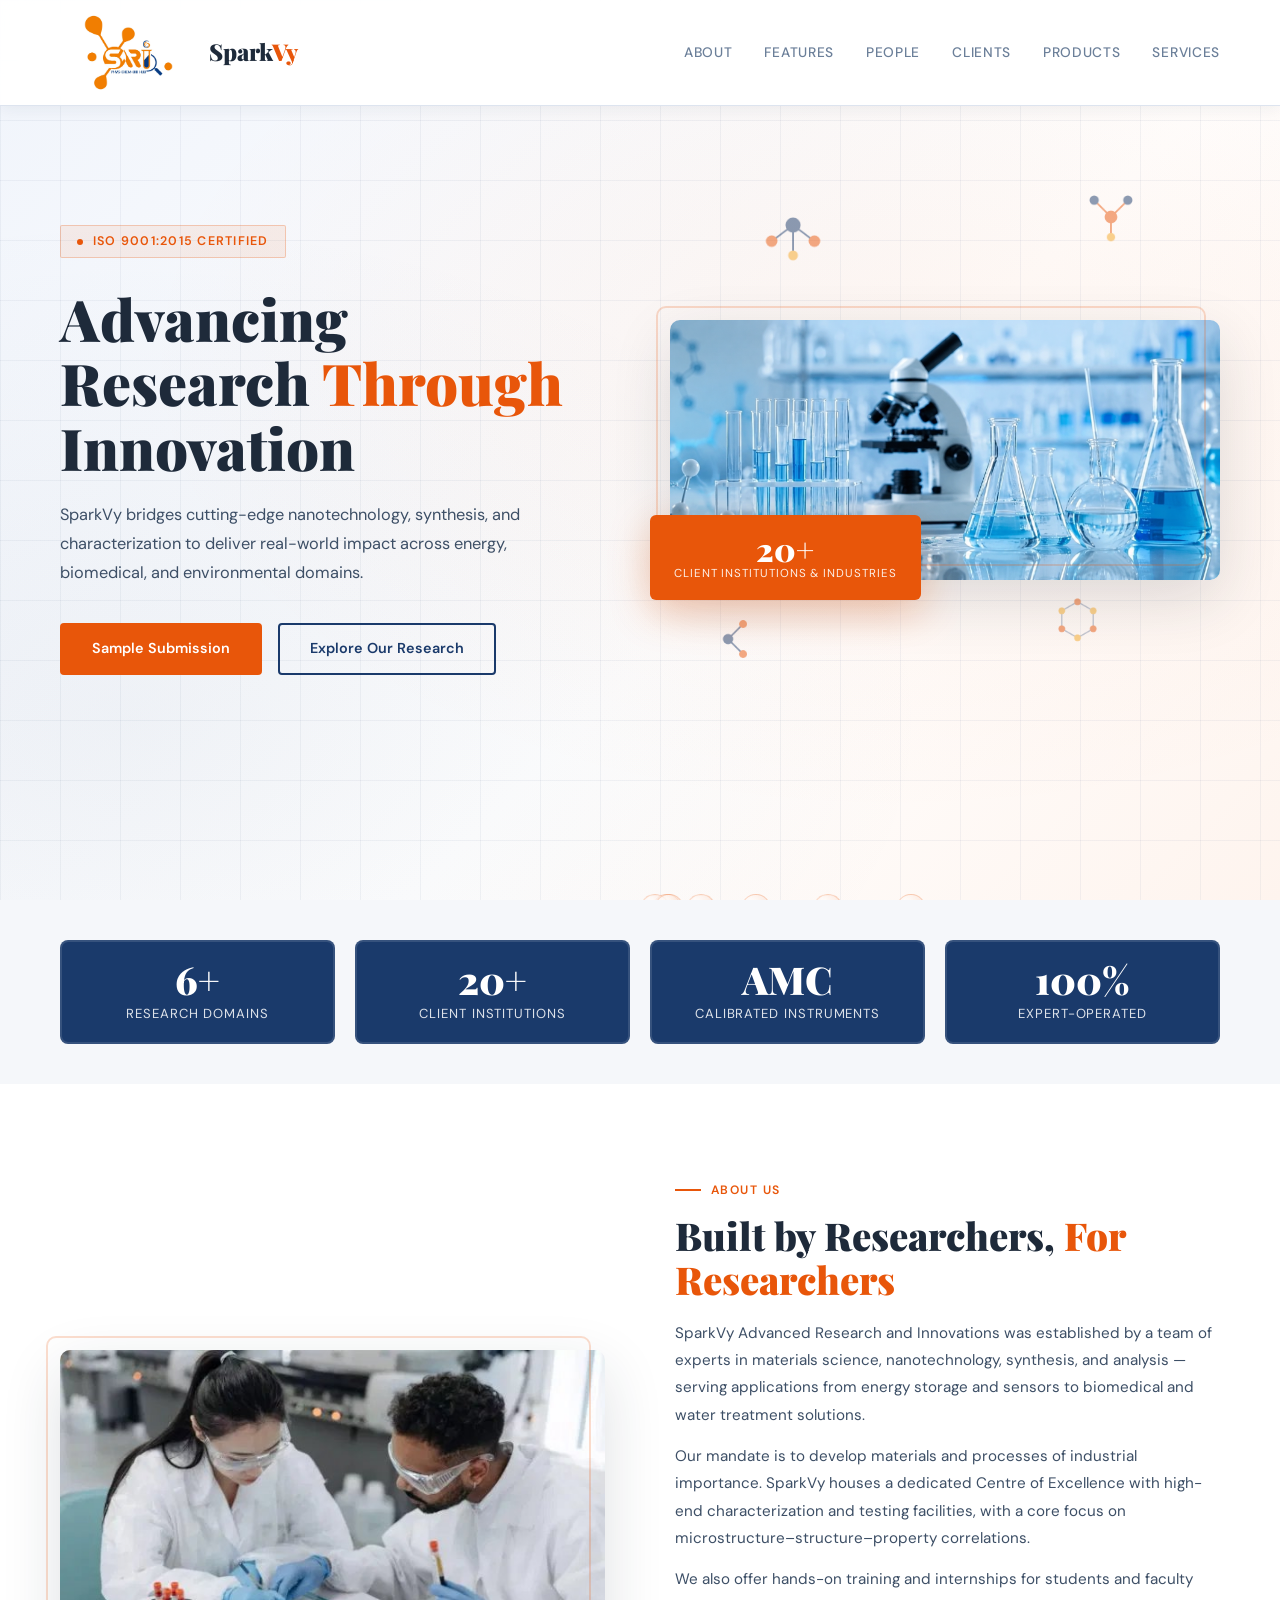
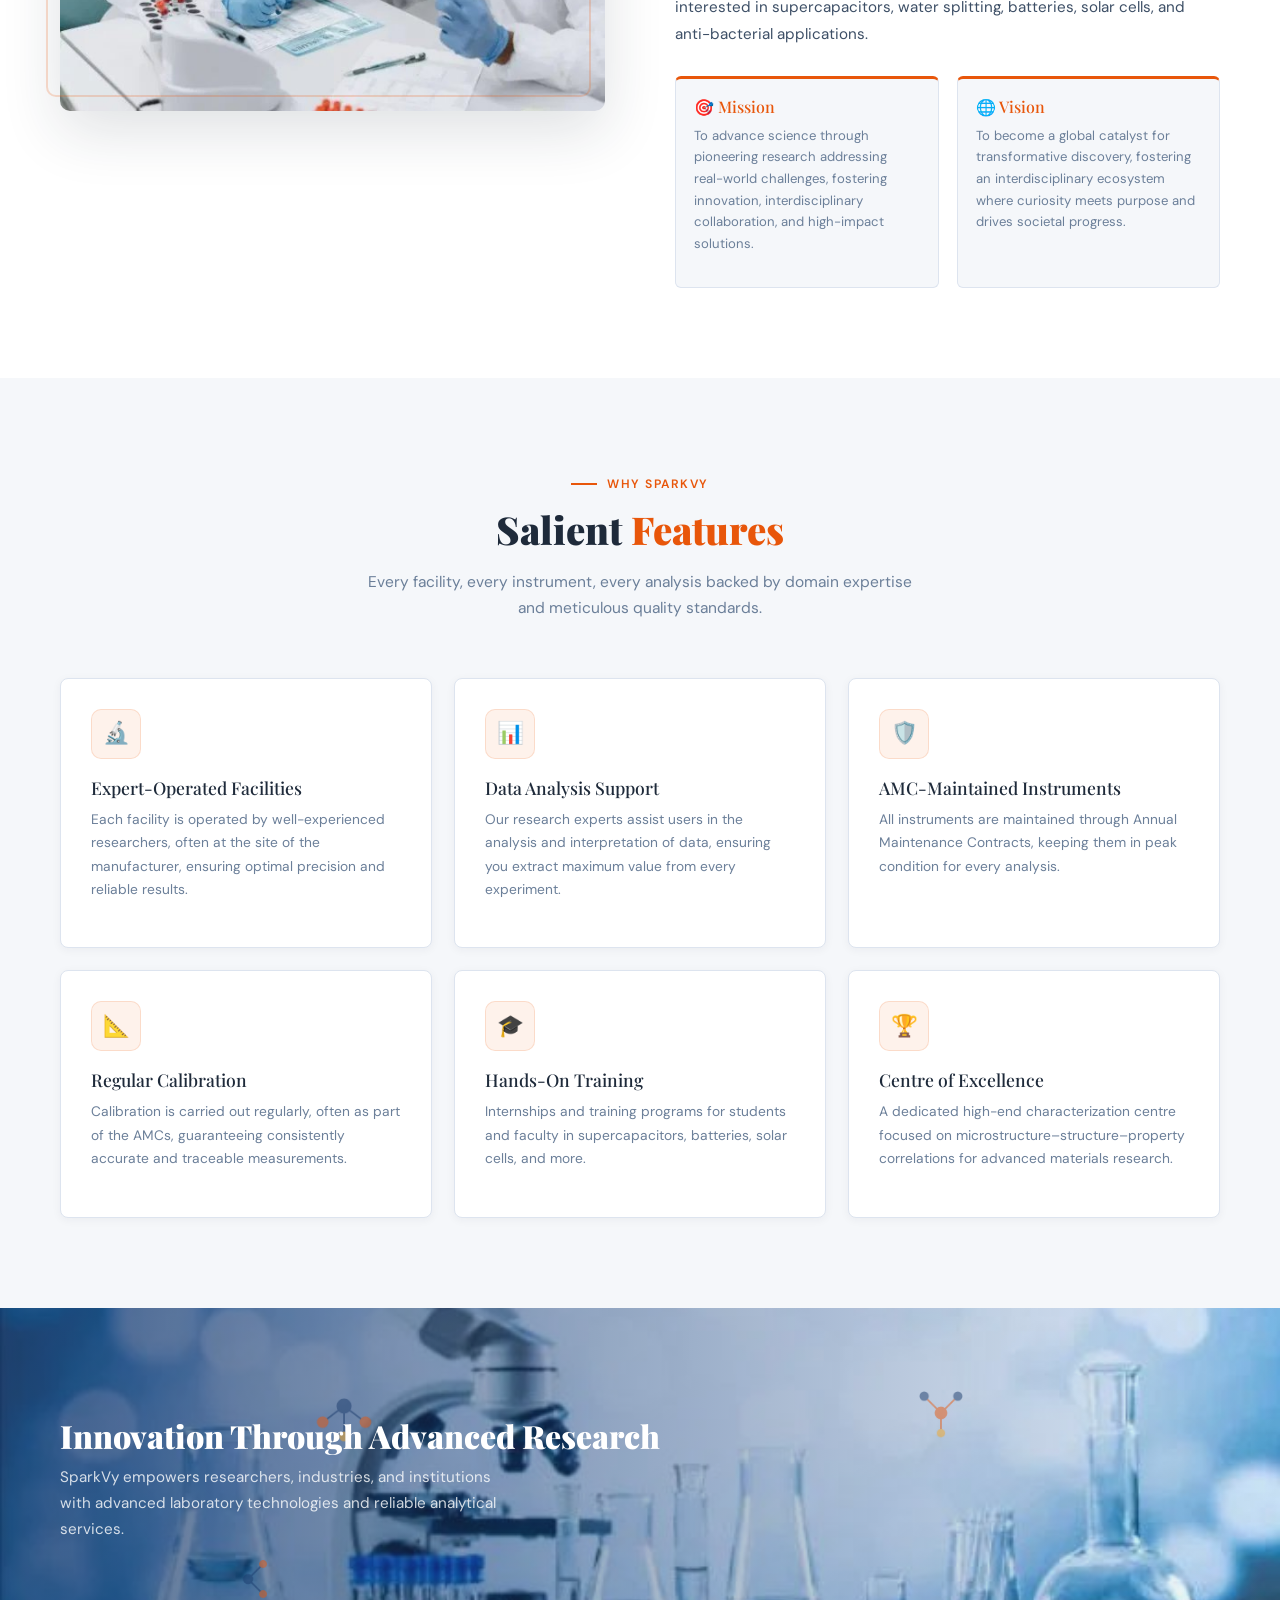
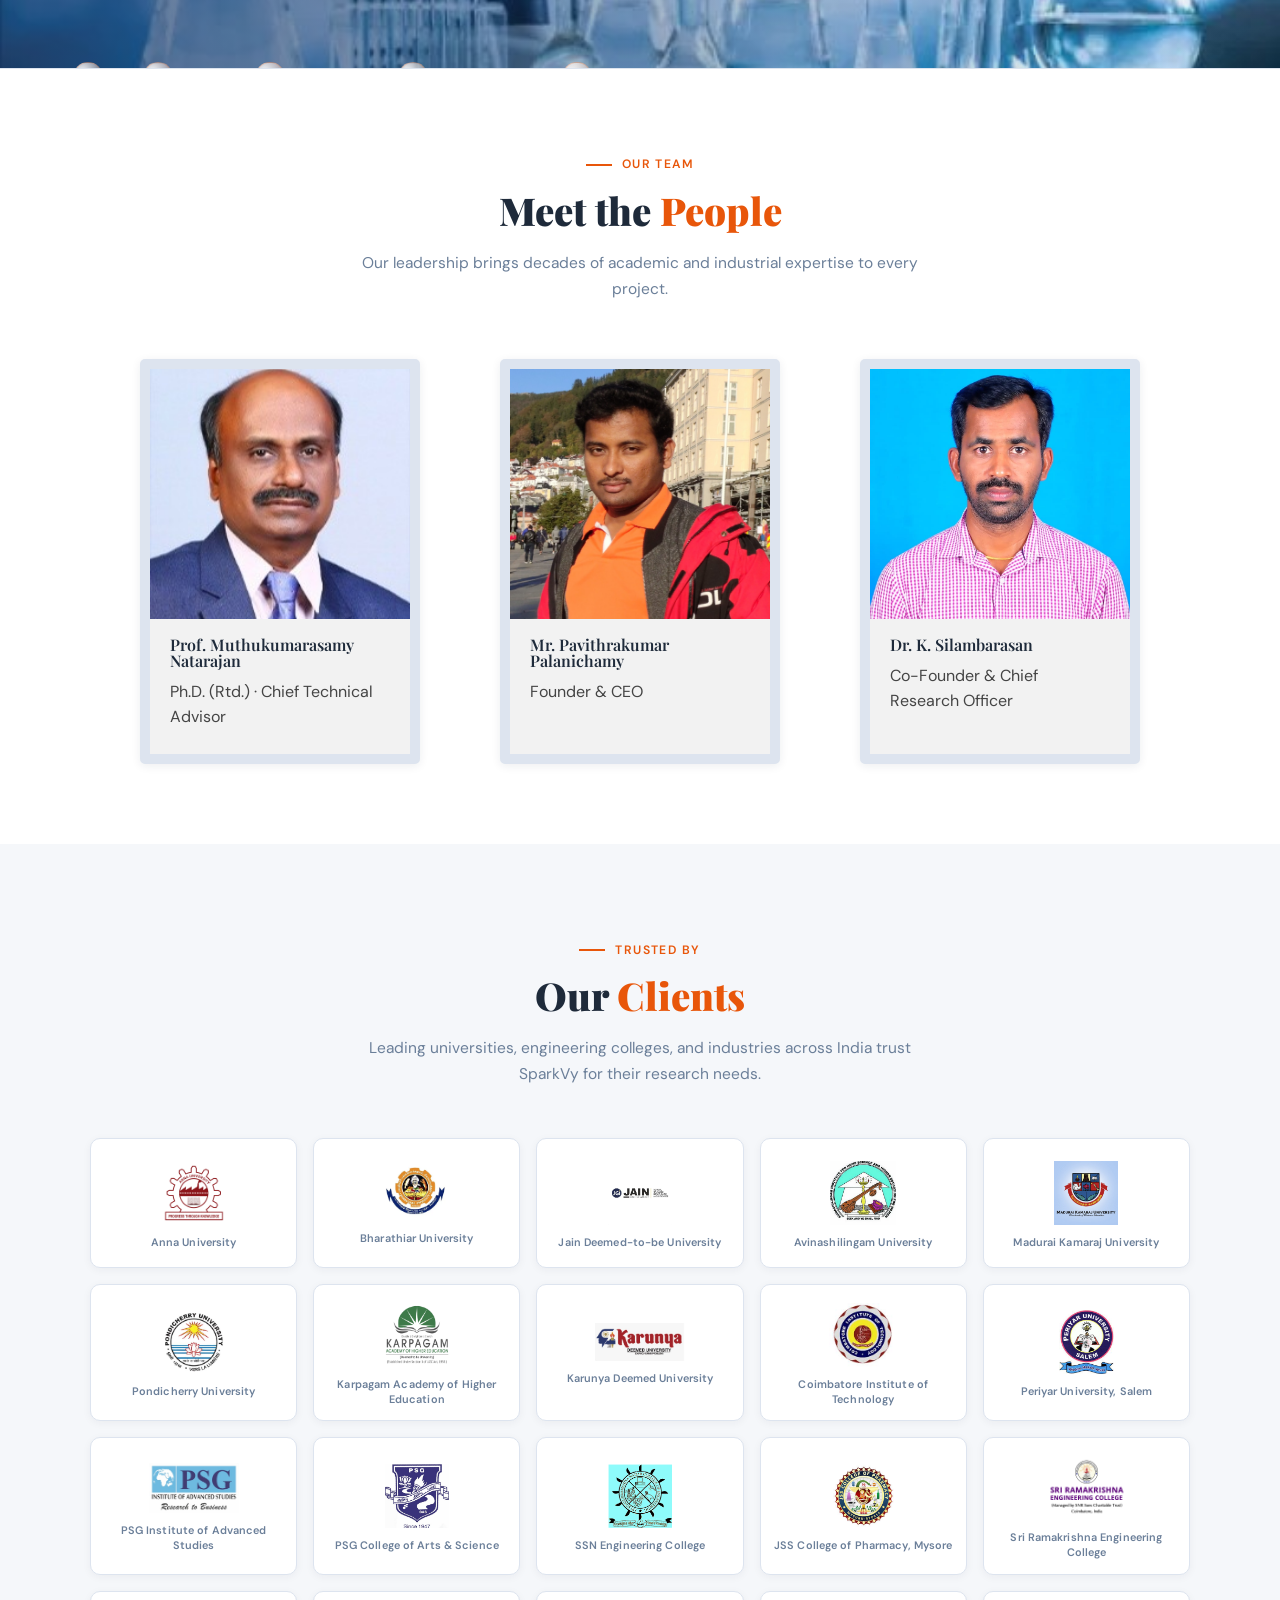
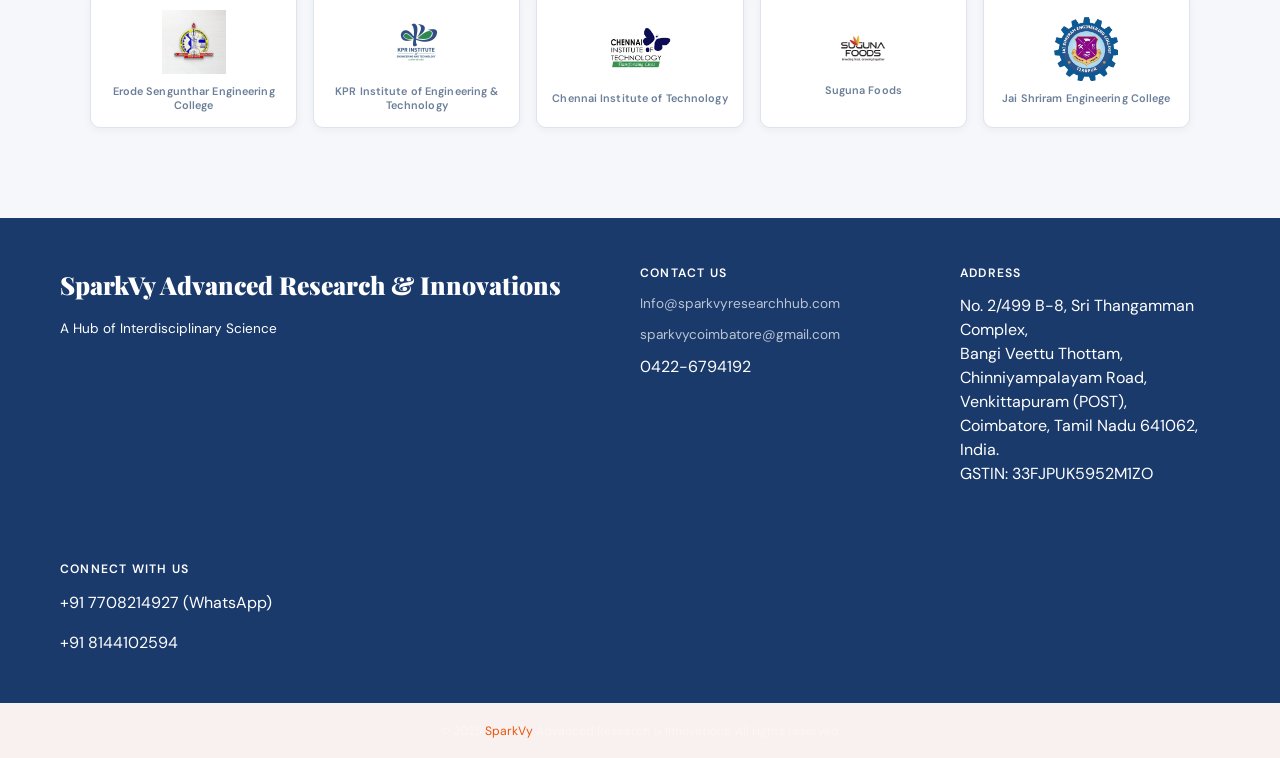
<file: index.html>
<!DOCTYPE html>
<html lang="en">
<head>
<meta charset="UTF-8">
<meta name="viewport" content="width=device-width, initial-scale=1.0">
<title>SparkVy – Advanced Research & Innovations</title>
<link href="https://fonts.googleapis.com/css2?family=Playfair+Display:wght@400;700;900&family=DM+Sans:wght@300;400;500;600&display=swap" rel="stylesheet">
<link href="https://cdn.jsdelivr.net/npm/bootstrap@5.3.3/dist/css/bootstrap.min.css" rel="stylesheet">
<link href="assets/chem-fx.css" rel="stylesheet">
<style>
  :root {
    --bg: #f5f7fa;
    --bg-alt: #ffffff;
    --bg-deep: #eef1f7;
    --accent: #e8560a;
    --orange: #d44a00;
    --blue: #1a3a6b;
    --text: #1e2a3a;
    --text-body: #3d4f66;
    --muted: #6b7f99;
    --border: #dde4ef;
    --white: #ffffff;
  }
  * { margin: 0; padding: 0; box-sizing: border-box; }
  html { scroll-behavior: smooth; }
  body { font-family: 'DM Sans', sans-serif; background: var(--bg); color: var(--text); overflow-x: hidden; }

  /* NAV */
  nav {
    position: fixed; top: 0; left: 0; width: 100%; z-index: 1000;
    display: flex; align-items: center; justify-content: space-between;
    padding: 14px 60px;
    background: rgba(255,255,255,0.94);
    backdrop-filter: blur(14px);
    border-bottom: 1px solid var(--border);
    box-shadow: 0 2px 16px rgba(30,42,58,0.07);
  }
  .nav-logo { display: flex; align-items: center; gap: 12px; }
  .nav-logo img { height: 77px; object-fit: contain; }
  .nav-brand { font-family: 'Playfair Display', serif; font-size: 1.45rem; font-weight: 900; color: var(--text); }
  .nav-brand span { color: var(--accent); }
  .nav-links { display: flex; gap: 32px; }
  .nav-links a { color: var(--muted); text-decoration: none; font-size: 0.86rem; font-weight: 500; letter-spacing: 0.05em; text-transform: uppercase; transition: color 0.3s; }
  .nav-links a:hover { color: var(--accent); }
  .nav-cta { background: var(--accent); color: #fff; padding: 10px 22px; border-radius: 4px; font-size: 0.84rem; font-weight: 600; text-decoration: none; transition: background 0.3s, transform 0.2s; }
  .nav-cta:hover { background: var(--orange); transform: translateY(-1px); }

  /* HERO */
  .hero {
    min-height: 100vh;
    display: grid; grid-template-columns: 1fr 1fr; align-items: center;
    padding: 0px 60px -100px; gap: 60px;
    position: relative; overflow: hidden;
    background: linear-gradient(135deg, #f0f4fb 0%, #ffffff 60%, #fef4ee 100%);
  }
  .hero::before {
    content: ''; position: absolute; inset: 0;
    background: radial-gradient(ellipse at 70% 40%, rgba(232,86,10,0.06) 0%, transparent 60%),
                radial-gradient(ellipse at 10% 80%, rgba(26,58,107,0.05) 0%, transparent 50%);
  }
  .hero-grid-bg {
    position: absolute; inset: 0;
    background-image: linear-gradient(rgba(26,58,107,0.05) 1px, transparent 1px),
                      linear-gradient(90deg, rgba(26,58,107,0.05) 1px, transparent 1px);
    background-size: 60px 60px;
  }
  .chem-fx-layer div{
    width: 30px !important;
    height: 30px !important;
}
.chem-fx-layer,
.chem-fx-layer::before,
.chem-fx-layer::after {
    opacity: 1;
    filter: brightness(1.0);
}
  .hero-content { position: relative; z-index: 1; }
  .hero-eyebrow {
    display: inline-flex; align-items: center; gap: 10px;
    background: rgba(232,86,10,0.08); border: 1px solid rgba(232,86,10,0.25);
    padding: 6px 16px; border-radius: 2px; margin-bottom: 28px;
  }
  .hero-eyebrow span { font-size: 0.78rem; letter-spacing: 0.1em; text-transform: uppercase; color: var(--accent); font-weight: 600; }
  .hero-eyebrow .dot { width: 6px; height: 6px; border-radius: 50%; background: var(--accent); }
  .hero h1 { font-family: 'Playfair Display', serif; font-size: clamp(2.6rem, 4.5vw, 3.8rem); line-height: 1.12; font-weight: 900; color: var(--text); margin-bottom: 22px; }
  .hero h1 em { font-style: normal; color: var(--accent); }
  .hero > .hero-content > p { font-size: 1.02rem; line-height: 1.75; color: var(--text-body); max-width: 500px; margin-bottom: 36px; font-weight: 400; }
  .hero-btns { display: flex; gap: 16px; flex-wrap: wrap; }
  .btn-primary { background: var(--accent); color: #fff; padding: 13px 30px; border-radius: 4px; font-size: 0.9rem; font-weight: 600; text-decoration: none; transition: all 0.3s; border: 2px solid var(--accent); }
  .btn-primary:hover { background: var(--orange); border-color: var(--orange); transform: translateY(-2px); box-shadow: 0 8px 24px rgba(232,86,10,0.25); }
  .btn-outline { background: transparent; color: var(--blue); padding: 13px 30px; border-radius: 4px; font-size: 0.9rem; font-weight: 600; text-decoration: none; border: 2px solid var(--blue); transition: all 0.3s; }
  .btn-outline:hover { background: var(--blue); color: #fff; }
  .hero-image-wrap { position: relative; z-index: 1; }
  .hero-image-wrap img { width: 100%; border-radius: 10px; box-shadow: 0 24px 80px rgba(30,42,58,0.18); border: 1px solid var(--border); }
  .hero-badge { position: absolute; bottom: -20px; left: -20px; background: var(--accent); color: #fff; padding: 18px 24px; border-radius: 6px; text-align: center; box-shadow: 0 12px 40px rgba(232,86,10,0.3); }
  .hero-badge .num { font-family: 'Playfair Display', serif; font-size: 2rem; font-weight: 900; line-height: 1; }
  .hero-badge .lbl { font-size: 0.72rem; text-transform: uppercase; letter-spacing: 0.08em; opacity: 0.9; }
  .note-banner { background: rgba(232,86,10,0.06); border: 1px solid rgba(232,86,10,0.2); border-radius: 6px; padding: 14px 20px; margin-top: 36px; display: flex; gap: 10px; align-items: flex-start; max-width: 620px; }
  .note-banner .nt { font-size: 0.78rem; color: var(--accent); font-weight: 700; flex-shrink: 0; margin-top: 2px; }
  .note-banner p { font-size: 0.82rem; color: var(--muted); line-height: 1.6; }
   
  /* STATS */
  .stats-bar { background: transparent; padding: 40px 60px; display: grid; grid-template-columns: repeat(4, minmax(160px,1fr)); gap: 20px; }
  .stat-item {
    display: grid;
    align-items: center;
    justify-items: center;
    gap: 6px;
    background: var(--blue);
    border-radius: 8px;
    padding: 18px 12px;
    border: 2px solid rgba(255,255,255,0.12);
  }
  .stat-item .val { font-family: 'Playfair Display', serif; font-size: 2.4rem; font-weight: 900; color: #fff; line-height: 1; }
  .stat-item .lab { font-size: 0.82rem; color: rgba(255,255,255,0.85); text-transform: uppercase; letter-spacing: 0.07em; }

  /* SHARED */
  section { padding: 90px 60px; }
  .sec-label { display: inline-flex; align-items: center; gap: 10px; margin-bottom: 14px; }
  .sec-label span { font-size: 0.76rem; letter-spacing: 0.12em; text-transform: uppercase; color: var(--accent); font-weight: 600; }
  .sec-label::before { content: ''; display: block; width: 26px; height: 2px; background: var(--accent); }
  h2.sec-title { font-family: 'Playfair Display', serif; font-size: clamp(1.9rem, 3vw, 2.6rem); font-weight: 900; line-height: 1.15; margin-bottom: 18px; color: var(--text); }
  h2.sec-title em { font-style: normal; color: var(--accent); }
  .sec-sub { color: var(--muted); font-size: 0.97rem; line-height: 1.7; max-width: 560px; }

  /* ABOUT */
  .about-section { background: var(--white); display: grid; grid-template-columns: 1fr 1fr; gap: 70px; align-items: center; }
  .about-image { position: relative; }
  .about-image img { width: 100%; border-radius: 10px; box-shadow: 0 20px 60px rgba(30,42,58,0.14); }
  .about-image-accent { position: absolute; top: -14px; left: -14px; width: 100%; height: 100%; border: 2px solid rgba(232,86,10,0.2); border-radius: 10px; pointer-events: none; }
  .about-text p { color: var(--text-body); line-height: 1.8; font-size: 0.95rem; margin-bottom: 14px; }
  .mission-vision { display: grid; grid-template-columns: 1fr 1fr; gap: 18px; margin-top: 28px; }
  .mv-card { background: var(--bg); border: 1px solid var(--border); border-radius: 6px; padding: 18px; border-top: 3px solid var(--accent); }
  .mv-card h4 { font-family: 'Playfair Display', serif; font-size: 1rem; margin-bottom: 8px; color: var(--accent); }
  .mv-card p { font-size: 0.82rem; color: var(--muted); line-height: 1.65; }

  /* FEATURES */
  .features-section { background: var(--bg); }
  .features-header { text-align: center; margin-bottom: 56px; }
  .features-header .sec-label { justify-content: center; }
  .features-header .sec-sub { margin: 0 auto; }
  .features-grid { display: grid; grid-template-columns: repeat(3,1fr); gap: 22px; }
  .feat-card { background: var(--white); border: 1px solid var(--border); border-radius: 8px; padding: 30px; transition: all 0.3s; position: relative; overflow: hidden; box-shadow: 0 2px 10px rgba(30,42,58,0.05); }
  .feat-card::before { content: ''; position: absolute; top: 0; left: 0; right: 0; height: 3px; background: linear-gradient(90deg, var(--accent), var(--orange)); transform: scaleX(0); transform-origin: left; transition: transform 0.3s; }
  .feat-card:hover { transform: translateY(-4px); border-color: rgba(232,86,10,0.2); box-shadow: 0 12px 32px rgba(30,42,58,0.1); }
  .feat-card:hover::before { transform: scaleX(1); }
  .feat-icon { width: 50px; height: 50px; border-radius: 10px; background: rgba(232,86,10,0.08); display: flex; align-items: center; justify-content: center; font-size: 1.35rem; margin-bottom: 18px; border: 1px solid rgba(232,86,10,0.15); }
  .feat-card h3 { font-family: 'Playfair Display', serif; font-size: 1.1rem; margin-bottom: 10px; color: var(--text); }
  .feat-card p { font-size: 0.86rem; color: var(--muted); line-height: 1.7; }

  /* LAB IMAGE BANNER */
  .lab-banner { padding: 0; overflow: hidden; height: 360px; position: relative; }
  .lab-banner img { width: 100%; height: 100%; object-fit: cover; display: block; }
  .lab-banner-overlay { position: absolute; inset: 0; background: linear-gradient(to right, rgba(26,58,107,0.75) 0%, rgba(26,58,107,0.3) 60%, transparent 100%); display: flex; align-items: center; padding: 0 60px; }
  .lab-banner-text h3 { font-family: 'Playfair Display', serif; font-size: 2rem; font-weight: 900; color: #fff; margin-bottom: 10px; }
  .lab-banner-text p { font-size: 0.95rem; color: rgba(255,255,255,0.8); max-width: 460px; line-height: 1.7; }

  /* APPLICATIONS */
  .applications-section { background: var(--bg-deep); }
  .apps-header { text-align: center; margin-bottom: 56px; }
  .apps-header .sec-label { justify-content: center; }
  .apps-grid { display: grid; grid-template-columns: repeat(4,1fr); gap: 18px; }
  .app-tile { aspect-ratio: 1; background: var(--white); border: 1px solid var(--border); border-radius: 8px; padding: 24px 18px; display: flex; flex-direction: column; align-items: center; justify-content: center; text-align: center; gap: 12px; transition: all 0.3s; box-shadow: 0 2px 10px rgba(30,42,58,0.05); }
  .app-tile:hover { background: rgba(232,86,10,0.04); border-color: rgba(232,86,10,0.25); transform: scale(1.03); box-shadow: 0 8px 24px rgba(30,42,58,0.1); }
  .app-tile .icon { font-size: 2rem; }
  .app-tile p { font-size: 0.82rem; font-weight: 500; color: var(--text-body); line-height: 1.4; }

  /* PEOPLE */
  .people-section{background:var(--white);border-top:1px solid var(--border);padding:80px 20px;}
.people-header{text-align:center;margin-bottom:56px;}
.people-header .sec-label{justify-content:center;}
.people-grid{display:grid;grid-template-columns:repeat(3,1fr);gap:80px;max-width:1000px;margin:0 auto;}
.person-card{background:#f2f2f2;border:10px solid var(--border);border-radius:5px;overflow:hidden;transition:all .3s ease;box-shadow:0 2px 10px rgba(30,42,58,.08);}
.person-card:hover{border-color:rgba(232,86,10,.3);transform:translateY(-5px);box-shadow:0 10px 28px rgba(30,42,58,.15);}
.people-img{width:100%;height:250px;object-fit:cover;display:block;}
.person-content{padding:18px 20px 24px;}
.person-card h3{font-family:'Playfair Display',serif;font-size:1.0rem;line-height:1.0;margin-bottom:10px;color:var(--text);font-weight:600;text-align:left;}
.person-card .role{font-size:1rem;color:#444;font-weight:400;line-height:1.6;text-align:left;}
@media(max-width:992px){.people-grid{grid-template-columns:repeat(2,1fr);}}
@media(max-width:600px){.people-grid{grid-template-columns:1fr;}.people-img{height:320px;}}
  /* CLIENTS */
  .clients-section { background: var(--bg); }
  .clients-header { text-align: center; margin-bottom: 50px; }
  .clients-header .sec-label { justify-content: center; }
  .clients-grid { display: grid; grid-template-columns: repeat(5,1fr); gap: 16px; max-width: 1100px; margin: 0 auto; }
  .client-chip {
    background: var(--white); border: 1px solid var(--border); border-radius: 10px;
    padding: 18px 12px 14px; text-align: center;
    display: flex; flex-direction: column; align-items: center; justify-content: center; gap: 10px;
    transition: all 0.25s; box-shadow: 0 2px 8px rgba(30,42,58,0.05);
    min-height: 130px;
  }
  .client-chip:hover { background: var(--white); border-color: rgba(232,86,10,0.35); transform: translateY(-4px); box-shadow: 0 10px 28px rgba(30,42,58,0.1); }
  .client-chip img { width: 100%; max-width: 90px; max-height: 64px; object-fit: contain; object-position: center; filter: grayscale(15%); transition: filter 0.25s; }
  .client-chip:hover img { filter: grayscale(0%); }
  .client-chip .chip-name { font-size: 0.68rem; color: var(--muted); font-weight: 600; line-height: 1.35; letter-spacing: 0.01em; }

  /* FOOTER */
  footer { background: var(--blue); padding: 48px 60px 32px; display: grid; grid-template-columns: 2fr 1fr 1fr; gap: 60px; }
  .footer-brand .nav-brand { font-size: 1.55rem; margin-bottom: 14px; display: block; color: #fff; }
  .footer-brand .nav-brand span { color: var(--accent); }
  .footer-brand p { font-size: 0.85rem; color: #ffffff; line-height: 1.7; max-width: 300px; }
  .footer-col h4 { font-size: 0.76rem; text-transform: uppercase; letter-spacing: 0.1em; color: rgb(255, 255, 255); margin-bottom: 14px; font-weight: 600; }
  .footer-col a { display: block; color: rgba(255,255,255,0.7); font-size: 0.85rem; text-decoration: none; margin-bottom: 10px; transition: color 0.3s; }
  .footer-col a:hover { color: #fff; }
  .footer-col p { color: #ffffff; }
  .footer-bottom { padding: 18px 60px; text-align: center; border-top: 1px solid rgba(255,255,255,0.1); font-size: 0.76rem; color: rgba(255,255,255,0.45); background: rgba(249, 240, 240, 0.985); }
  .footer-bottom span { color: var(--accent); }

  @keyframes fadeUp { from { opacity:0; transform:translateY(24px); } to { opacity:1; transform:translateY(0); } }
  .hero-content > * { animation: fadeUp 0.7s ease both; }
  .hero-content > *:nth-child(1) { animation-delay: 0.1s; }
  .hero-content > *:nth-child(2) { animation-delay: 0.2s; }
  .hero-content > *:nth-child(3) { animation-delay: 0.3s; }
  .hero-content > *:nth-child(4) { animation-delay: 0.4s; }
  .hero-image-wrap { animation: fadeUp 0.8s 0.35s ease both; }

  @media (max-width: 900px) {
    nav { padding: 12px 20px; }
    .nav-links { display: none; }
    section { padding: 60px 20px; }
    .hero { grid-template-columns: 1fr; padding: 100px 20px 60px; }
    .hero-image-wrap { display: none; }
    .clients-grid { grid-template-columns: repeat(3, 1fr); }
    .about-section { grid-template-columns: 1fr; }
    .features-grid { grid-template-columns: 1fr; }
    .people-grid { grid-template-columns: 1fr 1fr; }
    .clients-grid { grid-template-columns: repeat(3,1fr); }
    .apps-grid { grid-template-columns: repeat(2,1fr); }
    .stats-bar { grid-template-columns: repeat(2,1fr); padding: 30px 20px; }
    .lab-banner { height: 220px; }
    .lab-banner-overlay { padding: 0 24px; }
    footer { grid-template-columns: 1fr; gap: 28px; padding: 36px 20px 20px; }
    .footer-bottom { padding: 14px 20px; }
  }
</style>
</head>
<body>

<!-- NAV -->
<nav>
  <div class="nav-logo">
    <img src="images/logo.jpeg" loading="lazy">
    <span class="nav-brand">Spark<span>Vy</span></span>
  </div>
  <div class="nav-links">
    <a href="#about">About</a>
    <a href="#features">Features</a>
    <a href="#people">People</a>
    <a href="#clients">Clients</a>
    <a href="products.html">Products</a>
    <a href="services.html">Services</a>
  </div>
  
  
</nav>

<!-- HERO -->
<section class="hero" id="home">
  <div class="hero-grid-bg"></div>
  <div class="chem-fx-layer"></div>
  <div class="hero-content">
    <div class="hero-eyebrow"><div class="dot"></div><span>ISO 9001:2015 CERTIFIED</span></div>
    <h1>Advancing Research <em>Through</em> Innovation </h1>
    <p>SparkVy bridges cutting-edge nanotechnology, synthesis, and characterization to deliver real-world impact across energy, biomedical, and environmental domains.</p>
    <div class="hero-btns">
      <a href="registration.html" class="btn-primary" id="regBtn" onclick="handleRegClick(event)">Sample Submission</a>
      <a href="#about" class="btn-outline">Explore Our Research</a>
      
    </div>
    
  </div>
  <div class="about-image">
    <img src="images/image1.png" alt="">
    <div class="about-image-accent"></div>

    <div class="hero-badge"><div class="num">20+</div><div class="lbl">Client Institutions & Industries</div></div>
  </div>
</section>

<!-- STATS -->
<div class="stats-bar">
  <div class="stat-item"><div class="val">6+</div><div class="lab">Research Domains</div></div>
  <div class="stat-item"><div class="val">20+</div><div class="lab">Client Institutions</div></div>
  <div class="stat-item"><div class="val">AMC</div><div class="lab">Calibrated Instruments</div></div>
  <div class="stat-item"><div class="val">100%</div><div class="lab">Expert-Operated</div></div>
</div>

<!-- ABOUT -->
<section class="about-section" id="about">
  <div class="about-image reveal">
    <img src="[data-uri]" alt="SparkVy Researchers at Work">
    <div class="about-image-accent"></div>
  </div>
  <div class="about-text reveal delay-1">
    <div class="sec-label"><span>About Us</span></div>
    <h2 class="sec-title">Built by Researchers, <em>For Researchers</em></h2>
    <p>SparkVy Advanced Research and Innovations was established by a team of experts in materials science, nanotechnology, synthesis, and analysis — serving applications from energy storage and sensors to biomedical and water treatment solutions.</p>
    <p>Our mandate is to develop materials and processes of industrial importance. SparkVy houses a dedicated Centre of Excellence with high-end characterization and testing facilities, with a core focus on microstructure–structure–property correlations.</p>
    <p>We also offer hands-on training and internships for students and faculty interested in supercapacitors, water splitting, batteries, solar cells, and anti-bacterial applications.</p>
    <div class="mission-vision">
      <div class="mv-card reveal delay-2">
        <h4>🎯 Mission</h4>
        <p>To advance science through pioneering research addressing real-world challenges, fostering innovation, interdisciplinary collaboration, and high-impact solutions.</p>
      </div>
      <div class="mv-card reveal delay-3">
        <h4>🌐 Vision</h4>
        <p>To become a global catalyst for transformative discovery, fostering an interdisciplinary ecosystem where curiosity meets purpose and drives societal progress.</p>
      </div>
    </div>
  </div>
</section>

<!-- FEATURES -->
<section class="features-section" id="features">
  <div class="features-header reveal">
    <div class="sec-label"><span>Why SparkVy</span></div>
    <h2 class="sec-title">Salient <em>Features</em></h2>
    <p class="sec-sub">Every facility, every instrument, every analysis backed by domain expertise and meticulous quality standards.</p>
  </div>
  <div class="features-grid">
    <div class="feat-card reveal chem-hover-lift"><div class="feat-icon">🔬</div><h3>Expert-Operated Facilities</h3><p>Each facility is operated by well-experienced researchers, often at the site of the manufacturer, ensuring optimal precision and reliable results.</p></div>
    <div class="feat-card reveal delay-1 chem-hover-lift"><div class="feat-icon">📊</div><h3>Data Analysis Support</h3><p>Our research experts assist users in the analysis and interpretation of data, ensuring you extract maximum value from every experiment.</p></div>
    <div class="feat-card reveal delay-2 chem-hover-lift"><div class="feat-icon">🛡️</div><h3>AMC-Maintained Instruments</h3><p>All instruments are maintained through Annual Maintenance Contracts, keeping them in peak condition for every analysis.</p></div>
    <div class="feat-card reveal delay-3 chem-hover-lift"><div class="feat-icon">📐</div><h3>Regular Calibration</h3><p>Calibration is carried out regularly, often as part of the AMCs, guaranteeing consistently accurate and traceable measurements.</p></div>
    <div class="feat-card reveal delay-4 chem-hover-lift"><div class="feat-icon">🎓</div><h3>Hands-On Training</h3><p>Internships and training programs for students and faculty in supercapacitors, batteries, solar cells, and more.</p></div>
    <div class="feat-card reveal delay-5 chem-hover-lift"><div class="feat-icon">🏆</div><h3>Centre of Excellence</h3><p>A dedicated high-end characterization centre focused on microstructure–structure–property correlations for advanced materials research.</p></div>
  </div>
</section>

<!-- LAB BANNER (Image 2 full-width) -->
<div class="lab-banner">
  <img src="[data-uri]" alt="SparkVy Laboratory">
  <div class="lab-banner-overlay">
    <div class="chem-fx-layer"></div>
    <div class="lab-banner-text reveal">
      <h3>Innovation Through Advanced Research</h3>
      <p>SparkVy empowers researchers, industries, and institutions with advanced laboratory technologies and reliable analytical services.</p>
    </div>
  </div>
</div>


<!-- PEOPLE -->
<section class="people-section" id="people">
  <div class="people-header reveal">
    <div class="sec-label"><span>Our Team</span></div>
    <h2 class="sec-title">Meet the <em>People</em></h2>
    <p class="sec-sub" style="margin:0 auto;">Our leadership brings decades of academic and industrial expertise to every project.</p>
  </div>

  <div class="people-grid">
    
    <div class="person-card reveal chem-hover-lift">
      <div class="person-img">
        <img class="people-img" src="images/Muthu.jpg" alt="" loading="lazy">
      </div>
      <div class="person-content">
        <h3>Prof. Muthukumarasamy Natarajan</h3>
        <div class="role">Ph.D. (Rtd.) · Chief Technical Advisor</div>
      </div>
    </div>

    <div class="person-card reveal delay-1 chem-hover-lift">
      <div class="person-img">
        <img class="people-img" src="images/pavi.jpg" alt="" loading="lazy">
      </div>
      <div class="person-content">
        <h3>Mr. Pavithrakumar Palanichamy</h3>
        <div class="role">Founder & CEO</div>
      </div>
    </div>

    <div class="person-card reveal delay-2 chem-hover-lift">
      <div class="person-img">
        <img class="people-img" src="images/silam.jpg" alt="" loading="lazy">
      </div>
      <div class="person-content">
        <h3>Dr. K. Silambarasan</h3>
        <div class="role">Co-Founder & Chief Research Officer</div>
      </div>
    </div>

  </div>
</section>  

<!-- CLIENTS -->
<section class="clients-section" id="clients">
  <div class="clients-header reveal">
    <div class="sec-label"><span>Trusted By</span></div>
    <h2 class="sec-title">Our <em>Clients</em></h2>
    <p class="sec-sub" style="margin:0 auto;">Leading universities, engineering colleges, and industries across India trust SparkVy for their research needs.</p>
  </div>
  <div class="clients-grid reveal delay-1">
    <div class="client-chip">
      <img src="images/1_Anna University.png" alt="Anna University" loading="lazy">
      <span class="chip-name">Anna University</span>
    </div>
    <div class="client-chip">
      <img src="images/2_Bharathiar University.webp" alt="Bharathiar University" loading="lazy">
      <span class="chip-name">Bharathiar University</span>
    </div>
    <div class="client-chip">
      <img src="images/2_Jain University.jpeg" alt="Jain University" loading="lazy">
      <span class="chip-name">Jain Deemed-to-be University</span>
    </div>
    <div class="client-chip">
      <img src="images/3_Avinashilingam university.jpg" alt="Avinashilingam University" loading="lazy">
      <span class="chip-name">Avinashilingam University</span>
    </div>
    <div class="client-chip">
      <img src="images/4_Madurai Kamaraj University.jpg" alt="Madurai Kamaraj University" loading="lazy">
      <span class="chip-name">Madurai Kamaraj University</span>
    </div>
    <div class="client-chip">
      <img src="images/4_Puducheryy university.jpeg" alt="Pondicherry University" loading="lazy">
      <span class="chip-name">Pondicherry University</span>
    </div>
    <div class="client-chip">
      <img src="images/5_karpagam.jpg" alt="Karpagam Academy of Higher Education" loading="lazy">
      <span class="chip-name">Karpagam Academy of Higher Education</span>
    </div>
    <div class="client-chip">
      <img src="images/6_.jpg" alt="Karunya Deemed University" loading="lazy">
      <span class="chip-name">Karunya Deemed University</span>
    </div>
    <div class="client-chip">
      <img src="images/7_CIT.jpg" alt="Coimbatore Institute of Technology" loading="lazy">
      <span class="chip-name">Coimbatore Institute of Technology</span>
    </div>
    <div class="client-chip">
      <img src="images/7_Periyar University.jpg" alt="Periyar University" loading="lazy">
      <span class="chip-name">Periyar University, Salem</span>
    </div>
    <div class="client-chip">
      <img src="images/8.jpg" alt="PSG Institute of Advanced Studies" loading="lazy">
      <span class="chip-name">PSG Institute of Advanced Studies</span>
    </div>
    <div class="client-chip">
      <img src="images/9_PSG_CAS.jpg" alt="PSG College of Arts & Science" loading="lazy">
      <span class="chip-name">PSG College of Arts &amp; Science</span>
    </div>
    <div class="client-chip">
      <img src="images/10_SSN-engineering-college-logo.png" alt="SSN Engineering College" loading="lazy">
      <span class="chip-name">SSN Engineering College</span>
    </div>
    <div class="client-chip">
      <img src="images/11_JSS Mysore.png" alt="JSS College of Pharmacy Mysore" loading="lazy">
      <span class="chip-name">JSS College of Pharmacy, Mysore</span>
    </div>
    <div class="client-chip">
      <img src="images/12_SREC.png" alt="Sri Ramakrishna Engineering College" loading="lazy">
      <span class="chip-name">Sri Ramakrishna Engineering College</span>
    </div>
    <div class="client-chip">
      <img src="images/13_Erode Sengunthar.jpeg" alt="Erode Sengunthar Engineering College" loading="lazy">
      <span class="chip-name">Erode Sengunthar Engineering College</span>
    </div>
    <div class="client-chip">
      <img src="images/14_KPR.jpg" alt="KPR Institute of Engineering and Technology" loading="lazy">
      <span class="chip-name">KPR Institute of Engineering &amp; Technology</span>
    </div>
    <div class="client-chip">
      <img src="images/15_CIT Chennai logo.jpeg" alt="Chennai Institute of Technology" loading="lazy">
      <span class="chip-name">Chennai Institute of Technology</span>
    </div>
    <div class="client-chip">
      <img src="images/16_Suguna Foods.png" alt="Suguna Foods" loading="lazy">
      <span class="chip-name">Suguna Foods</span>
    </div>
    <div class="client-chip">
      <img src="images/Jaishriram.jpg" alt="Jai Shriram Engineering College" loading="lazy">
      <span class="chip-name">Jai Shriram Engineering College</span>
    </div>
  </div>
</section>

<!-- FOOTER -->
<footer>
  <div class="footer-brand">
    <span class="nav-brand">SparkVy Advanced Research &amp; Innovations</span>
    <p>A Hub of Interdisciplinary Science</p>
  </div>
  <div class="footer-col">
    <h4>Contact Us</h4>
    <a href="mailto:Info@sparkvyresearchhub.com">Info@sparkvyresearchhub.com</a>
    <a href="mailto:sparkvycoimbatore@gmail.com">sparkvycoimbatore@gmail.com</a>
    <p>0422-6794192</p>
  </div>
  <div class="footer-col">
    <h4>Address</h4>
    <p>No. 2/499 B-8, Sri Thangamman Complex,<br>
       Bangi Veettu Thottam, Chinniyampalayam Road,<br>
       Venkittapuram (POST),<br>
       Coimbatore, Tamil Nadu 641062,<br>
       India.<br>
       GSTIN: 33FJPUK5952M1ZO</p>
  </div>
  <div class="footer-col">
    <h4>Connect With Us</h4>
    <p>+91 7708214927 (WhatsApp)</p>
    <p>+91 8144102594</p>
  </div>
</footer>
<div class="footer-bottom">© 2025 <span>SparkVy</span> Advanced Research &amp; Innovations. All rights reserved.</div>
<script src="https://cdn.jsdelivr.net/npm/bootstrap@5.3.3/dist/js/bootstrap.bundle.min.js"></script>

<!-- ═══════════════════════════════════════════════
     AUTH MODAL
═══════════════════════════════════════════════ -->
<style>
  /* ── Modal Overlay ── */
  #authOverlay {
    display: none;
    position: fixed; inset: 0; z-index: 2000;
    background: rgba(10,22,40,0.72);
    backdrop-filter: blur(6px);
    align-items: center; justify-content: center;
  }
  #authOverlay.open { display: flex; }

  #authBox {
    background: #fff;
    border-radius: 16px;
    padding: 40px 36px 32px;
    width: 100%; max-width: 420px;
    box-shadow: 0 32px 80px rgba(10,22,40,0.22);
    position: relative;
    animation: slideUp 0.28s ease;
  }
  @keyframes slideUp {
    from { opacity:0; transform: translateY(24px); }
    to   { opacity:1; transform: translateY(0); }
  }

  #authBox .close-btn {
    position: absolute; top: 14px; right: 18px;
    font-size: 1.5rem; color: #6b7f99; cursor: pointer;
    background: none; border: none; line-height: 1;
  }
  #authBox .close-btn:hover { color: #e8560a; }

  #authBox .auth-logo {
    font-family: 'Playfair Display', serif;
    font-size: 1.35rem; font-weight: 900; color: #1e2a3a;
    margin-bottom: 6px;
  }
  #authBox .auth-logo span { color: #e8560a; }
  #authBox .auth-sub {
    font-size: 0.85rem; color: #6b7f99; margin-bottom: 24px;
  }

  /* Tabs */
  #authTabs { display: flex; gap: 0; margin-bottom: 24px; border-bottom: 2px solid #dde4ef; }
  .auth-tab {
    flex: 1; padding: 10px 0; text-align: center;
    font-size: 0.85rem; font-weight: 600; color: #6b7f99;
    cursor: pointer; border-bottom: 2px solid transparent;
    margin-bottom: -2px; transition: all 0.2s;
    background: none; border-top: none; border-left: none; border-right: none;
  }
  .auth-tab.active { color: #e8560a; border-bottom-color: #e8560a; }

  /* Form fields */
  .auth-panel { display: none; }
  .auth-panel.active { display: block; }

  .auth-field { margin-bottom: 16px; }
  .auth-field label {
    display: block; font-size: 0.78rem; font-weight: 600;
    color: #1e2a3a; margin-bottom: 6px; letter-spacing: 0.04em;
    text-transform: uppercase;
  }
  .auth-field input {
    width: 100%; padding: 11px 14px;
    border: 1.5px solid #dde4ef; border-radius: 6px;
    font-size: 0.9rem; color: #1e2a3a; outline: none;
    transition: border-color 0.2s;
    font-family: 'DM Sans', sans-serif;
  }
  .auth-field input:focus { border-color: #e8560a; }

  .auth-submit {
    width: 100%; padding: 12px;
    background: #e8560a; color: #fff;
    border: none; border-radius: 6px;
    font-size: 0.92rem; font-weight: 700;
    cursor: pointer; margin-top: 4px;
    font-family: 'DM Sans', sans-serif;
    transition: background 0.2s, transform 0.15s;
  }
  .auth-submit:hover { background: #d44a00; transform: translateY(-1px); }

  .auth-msg {
    font-size: 0.82rem; margin-top: 12px;
    padding: 10px 14px; border-radius: 6px;
    display: none;
  }
  .auth-msg.error { background: #fff1f0; color: #c0392b; border: 1px solid #f5c6cb; display: block; }
  .auth-msg.success { background: #f0fff4; color: #27ae60; border: 1px solid #c3e6cb; display: block; }

  /* Logged-in strip */
  #userStrip {
    display: none;
    position: fixed; top: 72px; right: 0; left: 0; z-index: 999;
    background: #1a3a6b; color: #fff;
    padding: 8px 60px; font-size: 0.82rem;
    display: none; align-items: center; justify-content: flex-end; gap: 16px;
  }
  #userStrip.show { display: flex; }
  #userStrip a {
    color: rgba(255,255,255,0.75); text-decoration: none;
    font-size: 0.8rem; cursor: pointer;
  }
  #userStrip a:hover { color: #e8560a; }
</style>

<!-- User Strip (shown when logged in) -->
<div id="userStrip">
  <span id="stripName"></span>
  <a onclick="logout()">Sign out</a>
</div>

<!-- Auth Modal -->
<div id="authOverlay">
  <div id="authBox">
    <button class="close-btn" onclick="closeAuth()">×</button>
    <div class="auth-logo">Spark<span>Vy</span></div>
    <div class="auth-sub">Sign in to access the registration form</div>

    <div id="authTabs">
      <button class="auth-tab active" onclick="switchTab('login')">Login</button>
      <button class="auth-tab" onclick="switchTab('register')">Create Account</button>
    </div>

    <!-- LOGIN PANEL -->
    <div id="loginPanel" class="auth-panel active">
      <div class="auth-field">
        <label>Email Address</label>
        <input type="email" id="loginEmail" placeholder="you@example.com">
      </div>
      <div class="auth-field">
        <label>Password</label>
        <input type="password" id="loginPassword" placeholder="••••••••">
      </div>
      <button class="auth-submit" onclick="doLogin()">Sign In</button>
      <div id="loginMsg" class="auth-msg"></div>
    </div>

    <!-- REGISTER PANEL -->
    <div id="registerPanel" class="auth-panel">
      <div class="auth-field">
        <label>Full Name</label>
        <input type="text" id="regName" placeholder="Your full name">
      </div>
      <div class="auth-field">
        <label>Email Address</label>
        <input type="email" id="regEmail" placeholder="you@example.com">
      </div>
      <div class="auth-field">
        <label>Password</label>
        <input type="password" id="regPassword" placeholder="Minimum 6 characters">
      </div>
      <button class="auth-submit" onclick="doRegister()">Create Account</button>
      <div id="registerMsg" class="auth-msg"></div>
    </div>
  </div>
</div>

<script>
  /* ─────────────────────────────────────────────
     SPARKVY AUTH SYSTEM
     Admin email: sparkVy@gmail.com  → admin.html
     All others  → registration.html
  ───────────────────────────────────────────── */

  const ADMIN_EMAIL = 'sparkvycoimbatore@gmail.com'; // case-insensitive check
  const SESSION_KEY = 'sparkvy_session';
  const API_BASE    = 'http://127.0.0.1:8000';

  /* ── Helpers ── */
  function getSession() {
    return JSON.parse(sessionStorage.getItem(SESSION_KEY) || 'null');
  }
  function setSession(user) {
    sessionStorage.setItem(SESSION_KEY, JSON.stringify(user));
  }
  function clearSession() {
    sessionStorage.removeItem(SESSION_KEY);
  }

  /* ── On page load: restore strip if already logged in ── */
  (function init() {
    const s = getSession();
    if (s) showStrip(s);
  })();

  function showStrip(user) {
    const strip = document.getElementById('userStrip');
    document.getElementById('stripName').textContent = '👤 ' + (user.name || user.email);
    strip.classList.add('show');
  }

  /* ── Button click handler ── */
  function handleRegClick(e) {
    e.preventDefault();
    const session = getSession();

    if (session) {
      // Already logged in → go straight to destination
      redirect(session.email);
    } else {
      // Not logged in → show auth modal
      openAuth();
    }
  }

  function redirect(email) {
    if (email.trim().toLowerCase() === ADMIN_EMAIL) {
      window.location.href = 'admin.html';
    } else {
      window.location.href = 'registration.html';
    }
  }

  /* ── Modal controls ── */
  function openAuth() {
    document.getElementById('authOverlay').classList.add('open');
    clearMessages();
  }
  function closeAuth() {
    document.getElementById('authOverlay').classList.remove('open');
  }
  // Close on overlay click
  document.getElementById('authOverlay').addEventListener('click', function(e) {
    if (e.target === this) closeAuth();
  });

  function switchTab(tab) {
    document.querySelectorAll('.auth-tab').forEach((t, i) => {
      t.classList.toggle('active', (tab === 'login' && i === 0) || (tab === 'register' && i === 1));
    });
    document.getElementById('loginPanel').classList.toggle('active', tab === 'login');
    document.getElementById('registerPanel').classList.toggle('active', tab === 'register');
    clearMessages();
  }

  function clearMessages() {
    ['loginMsg','registerMsg'].forEach(id => {
      const el = document.getElementById(id);
      el.className = 'auth-msg';
      el.textContent = '';
    });
  }

  /* ── Login ── */
  async function doLogin() {
    const email    = document.getElementById('loginEmail').value.trim();
    const password = document.getElementById('loginPassword').value;
    const msg      = document.getElementById('loginMsg');

    if (!email || !password) {
      showMsg(msg, 'error', 'Please fill in all fields.');
      return;
    }

    // Allow admin login even if not registered (special account)
    const isAdmin = email.toLowerCase() === ADMIN_EMAIL;

    if (isAdmin) {
      const sessionUser = { email, name: 'Admin', password };
      setSession(sessionUser);
      showStrip(sessionUser);
      showMsg(msg, 'success', 'Login successful! Redirecting…');
      setTimeout(() => { closeAuth(); redirect(email); }, 900);
      return;
    }

    try {
      const res  = await fetch(`${API_BASE}/login`, {
        method: 'POST',
        headers: { 'Content-Type': 'application/json' },
        body: JSON.stringify({ email, password })
      });
      const data = await res.json();

      if (!res.ok) {
        showMsg(msg, 'error', data.detail || 'Invalid email or password.');
        return;
      }

      const sessionUser = { name: data.name, email: data.email };
      setSession(sessionUser);
      showStrip(sessionUser);
      showMsg(msg, 'success', 'Login successful! Redirecting…');

      setTimeout(() => {
        closeAuth();
        redirect(email);
      }, 900);
    } catch (err) {
      console.error(err);
      showMsg(msg, 'error', 'Could not reach the server. Please try again.');
    }
  }

  /* ── Register ── */
  async function doRegister() {
    const name     = document.getElementById('regName').value.trim();
    const email    = document.getElementById('regEmail').value.trim();
    const password = document.getElementById('regPassword').value;
    const msg      = document.getElementById('registerMsg');

    if (!name || !email || !password) {
      showMsg(msg, 'error', 'Please fill in all fields.');
      return;
    }
    if (password.length < 6) {
      showMsg(msg, 'error', 'Password must be at least 6 characters.');
      return;
    }

    try {
      const res  = await fetch(`${API_BASE}/signup`, {
        method: 'POST',
        headers: { 'Content-Type': 'application/json' },
        body: JSON.stringify({ name, email, password })
      });
      const data = await res.json();

      if (!res.ok) {
        showMsg(msg, 'error', data.detail || 'Could not create account.');
        return;
      }

      const newUser = { name, email };
      setSession(newUser);
      showStrip(newUser);

      showMsg(msg, 'success', 'Account created! Redirecting…');
      setTimeout(() => {
        closeAuth();
        redirect(email);
      }, 900);
    } catch (err) {
      console.error(err);
      showMsg(msg, 'error', 'Could not reach the server. Please try again.');
    }
  }

  /* ── Sign out ── */
  function logout() {
    clearSession();
    document.getElementById('userStrip').classList.remove('show');
  }

  /* ── Utility ── */
  function showMsg(el, type, text) {
    el.className = 'auth-msg ' + type;
    el.textContent = text;
  }

  // Enter key support
  document.addEventListener('keydown', function(e) {
    if (e.key === 'Enter' && document.getElementById('authOverlay').classList.contains('open')) {
      const loginActive = document.getElementById('loginPanel').classList.contains('active');
      loginActive ? doLogin() : doRegister();
    }
    if (e.key === 'Escape') closeAuth();
  });
</script>

<!-- Chemistry motion fx + scroll reveal -->
<script src="assets/chem-fx.js"></script>
<script>
  chemInjectFx('.hero .chem-fx-layer', { molecules: 4, bubbles: 7, avoidLeft: 0.46 });
  chemInjectFx('.lab-banner-overlay .chem-fx-layer', { molecules: 3, bubbles: 5 });
</script>
   </body>
</html>
</file>
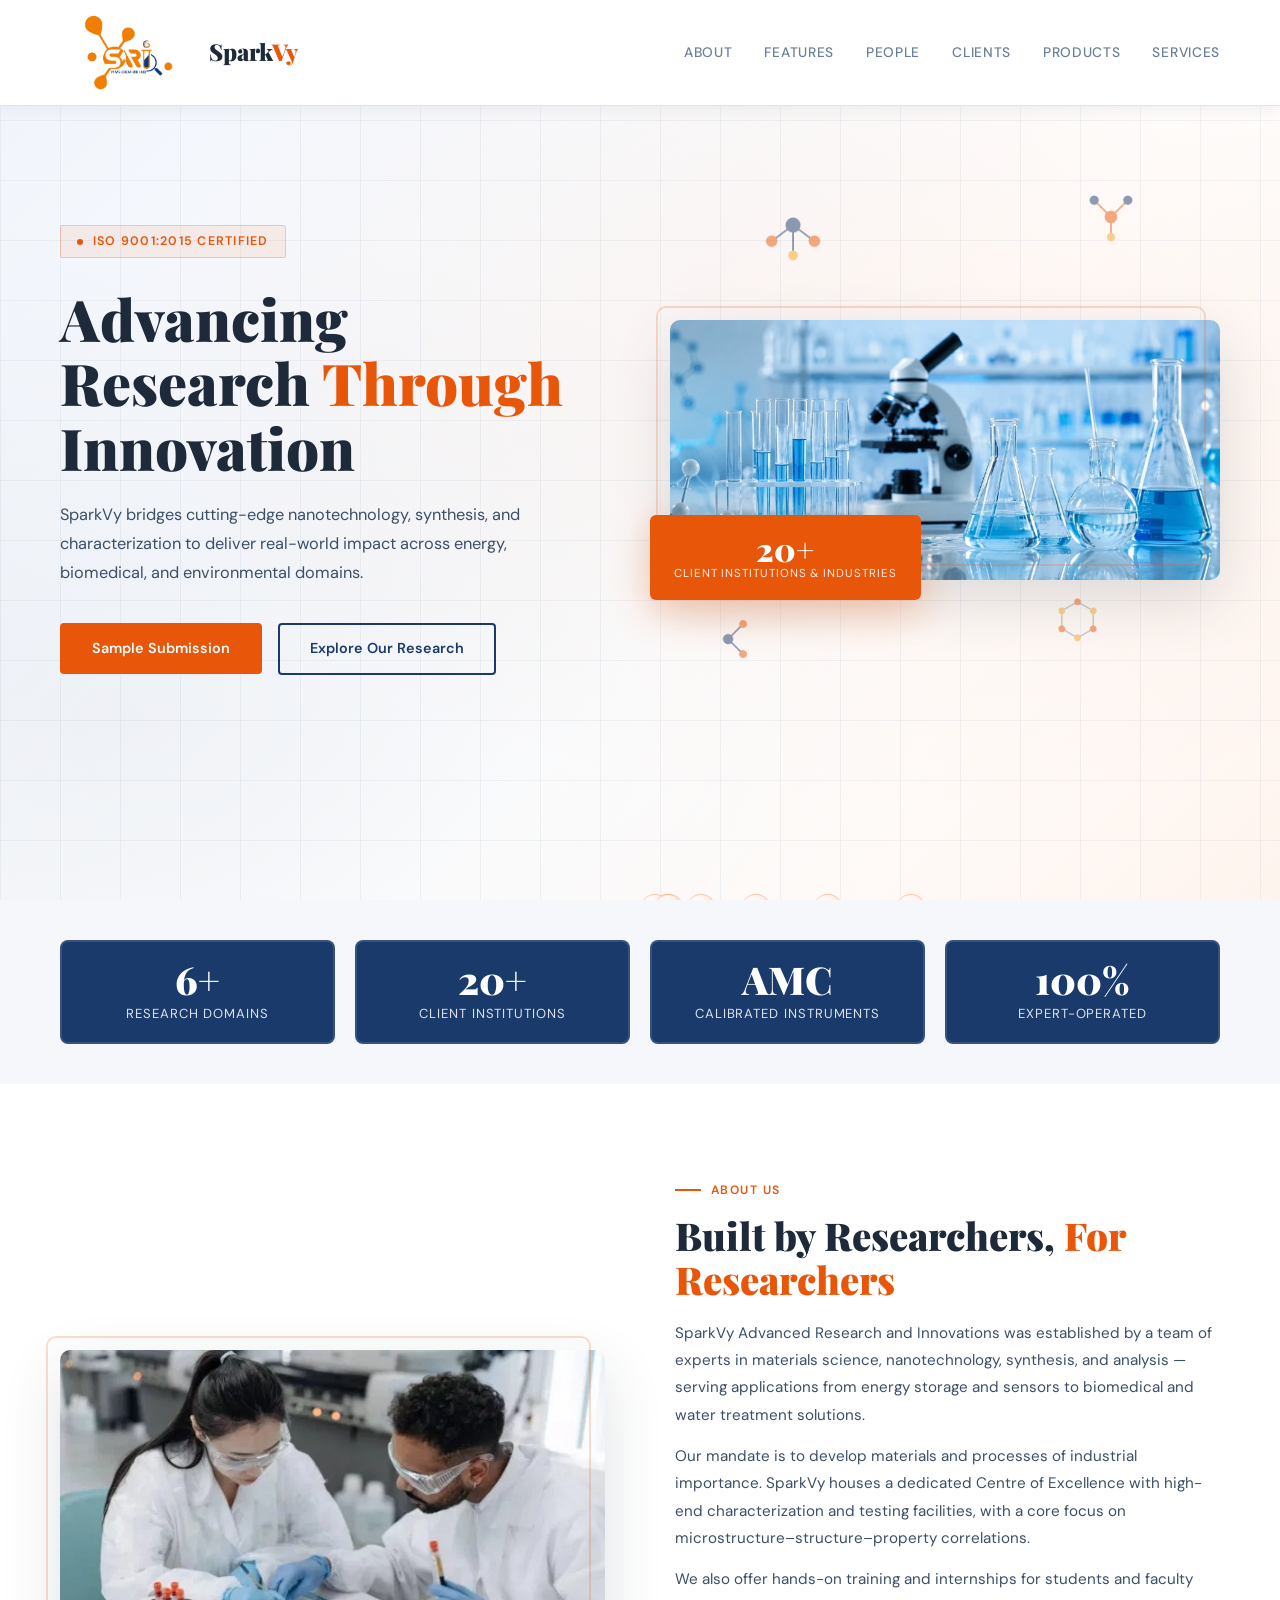
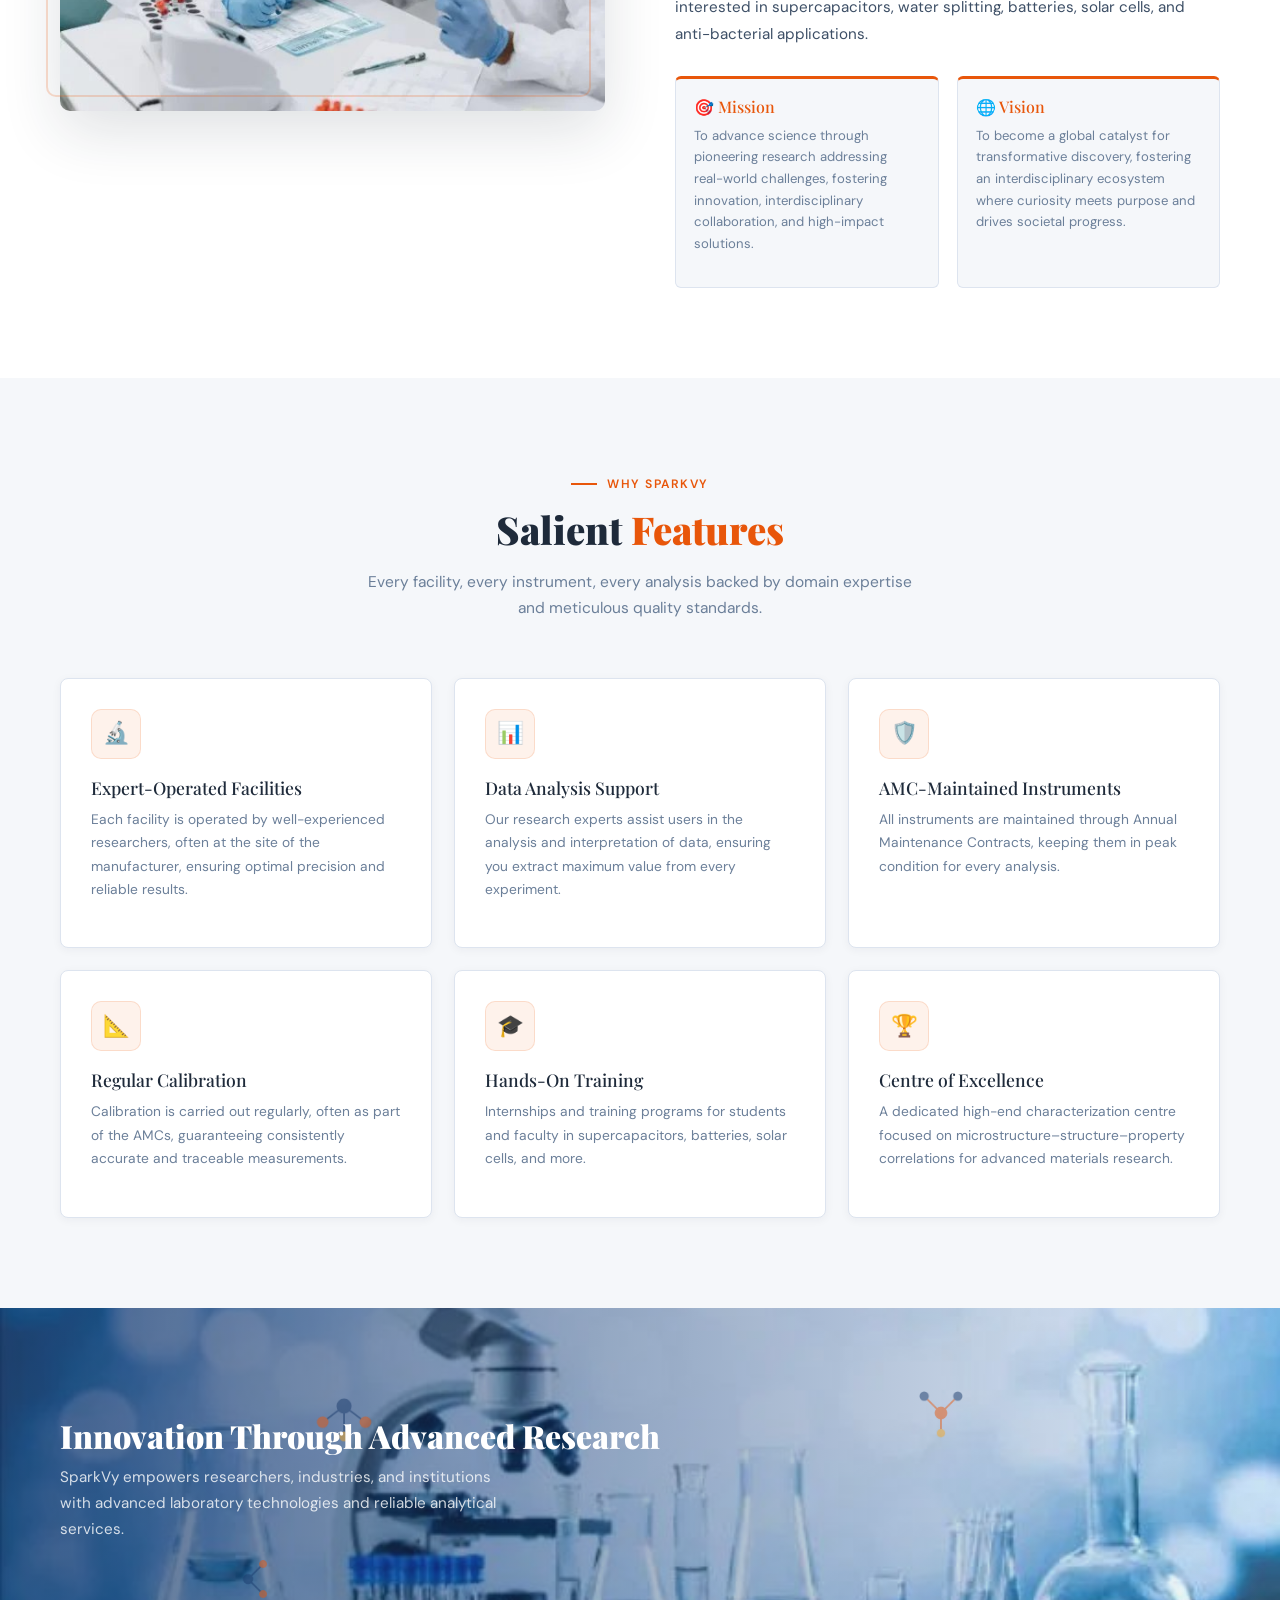
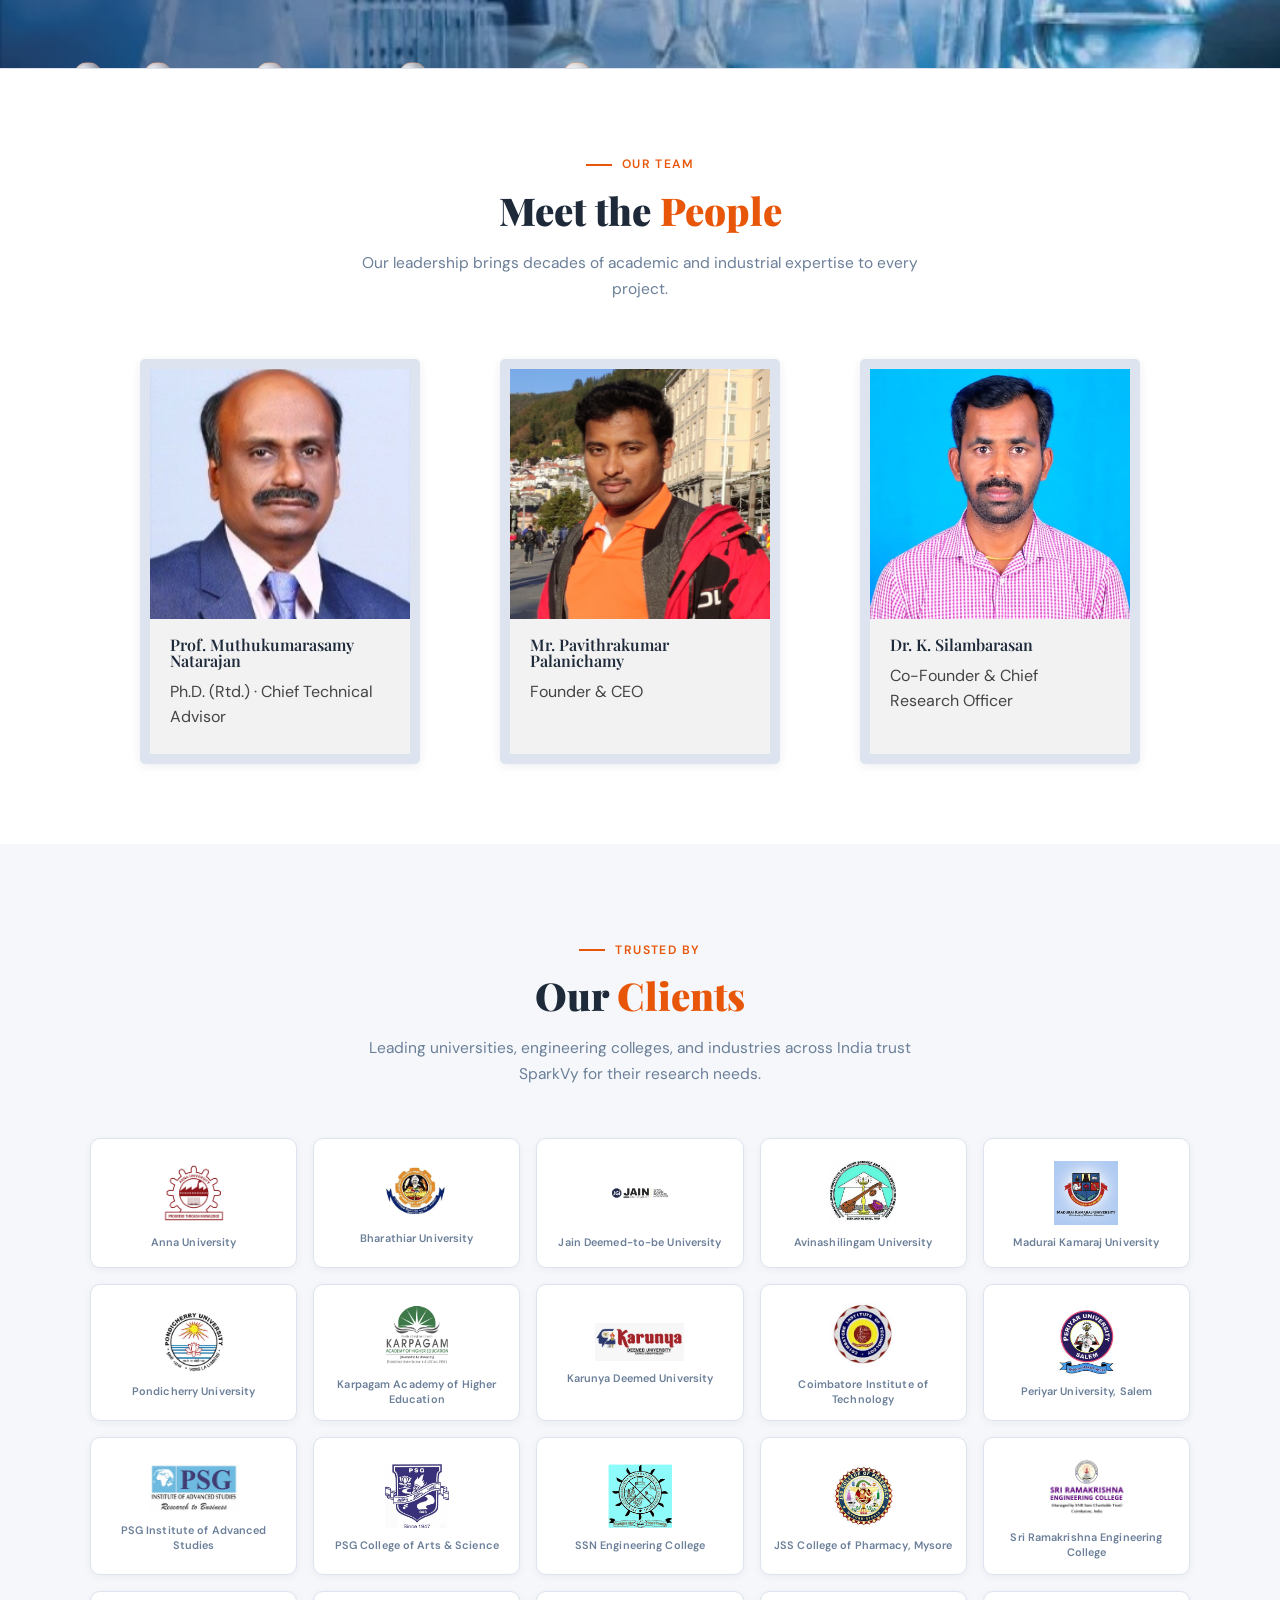
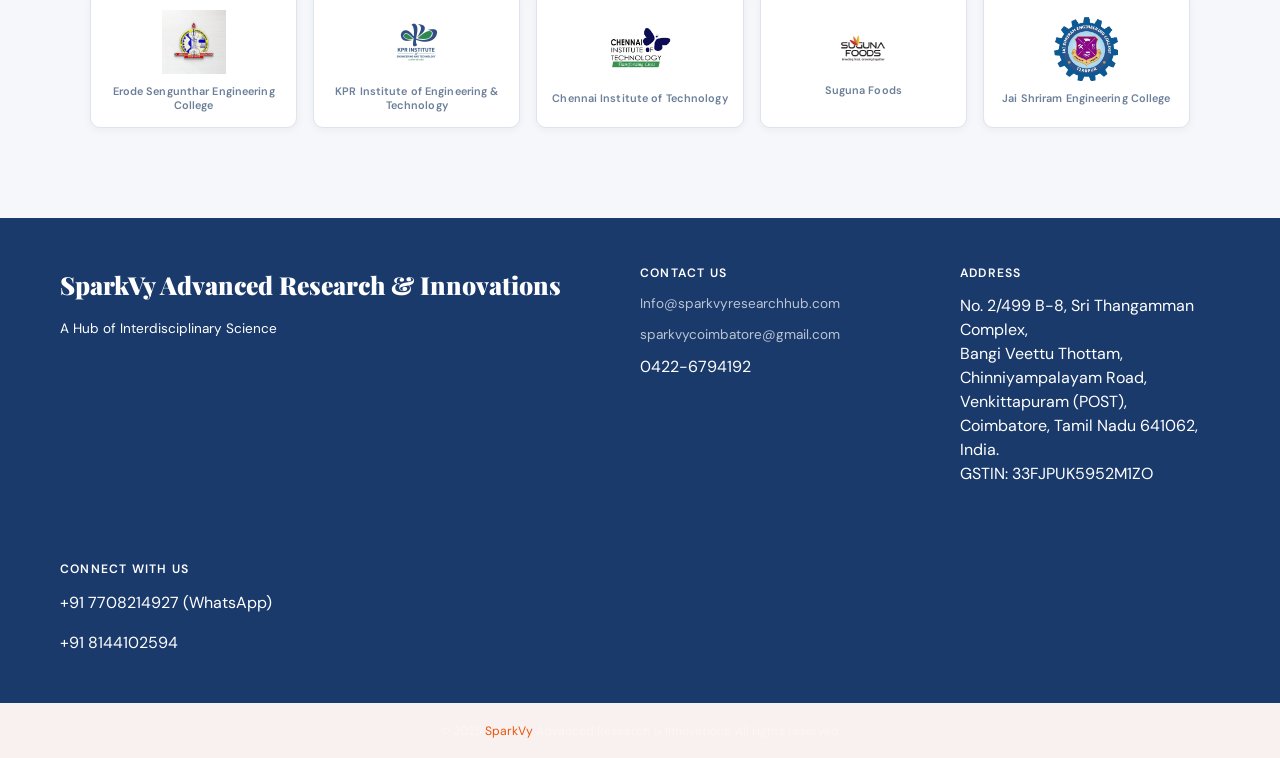
<file: frontend/index.html>
<!DOCTYPE html>
<html lang="en">
<head>
<meta charset="UTF-8">
<meta name="viewport" content="width=device-width, initial-scale=1.0">
<title>SparkVy – Advanced Research & Innovations</title>
<link href="https://fonts.googleapis.com/css2?family=Playfair+Display:wght@400;700;900&family=DM+Sans:wght@300;400;500;600&display=swap" rel="stylesheet">
<link href="https://cdn.jsdelivr.net/npm/bootstrap@5.3.3/dist/css/bootstrap.min.css" rel="stylesheet">
<link href="assets/chem-fx.css" rel="stylesheet">
<style>
  :root {
    --bg: #f5f7fa;
    --bg-alt: #ffffff;
    --bg-deep: #eef1f7;
    --accent: #e8560a;
    --orange: #d44a00;
    --blue: #1a3a6b;
    --text: #1e2a3a;
    --text-body: #3d4f66;
    --muted: #6b7f99;
    --border: #dde4ef;
    --white: #ffffff;
  }
  * { margin: 0; padding: 0; box-sizing: border-box; }
  html { scroll-behavior: smooth; }
  body { font-family: 'DM Sans', sans-serif; background: var(--bg); color: var(--text); overflow-x: hidden; }

  /* NAV */
  nav {
    position: fixed; top: 0; left: 0; width: 100%; z-index: 1000;
    display: flex; align-items: center; justify-content: space-between;
    padding: 14px 60px;
    background: rgba(255,255,255,0.94);
    backdrop-filter: blur(14px);
    border-bottom: 1px solid var(--border);
    box-shadow: 0 2px 16px rgba(30,42,58,0.07);
  }
  .nav-logo { display: flex; align-items: center; gap: 12px; }
  .nav-logo img { height: 77px; object-fit: contain; }
  .nav-brand { font-family: 'Playfair Display', serif; font-size: 1.45rem; font-weight: 900; color: var(--text); }
  .nav-brand span { color: var(--accent); }
  .nav-links { display: flex; gap: 32px; }
  .nav-links a { color: var(--muted); text-decoration: none; font-size: 0.86rem; font-weight: 500; letter-spacing: 0.05em; text-transform: uppercase; transition: color 0.3s; }
  .nav-links a:hover { color: var(--accent); }
  .nav-cta { background: var(--accent); color: #fff; padding: 10px 22px; border-radius: 4px; font-size: 0.84rem; font-weight: 600; text-decoration: none; transition: background 0.3s, transform 0.2s; }
  .nav-cta:hover { background: var(--orange); transform: translateY(-1px); }

  /* HERO */
  .hero {
    min-height: 100vh;
    display: grid; grid-template-columns: 1fr 1fr; align-items: center;
    padding: 0px 60px -100px; gap: 60px;
    position: relative; overflow: hidden;
    background: linear-gradient(135deg, #f0f4fb 0%, #ffffff 60%, #fef4ee 100%);
  }
  .hero::before {
    content: ''; position: absolute; inset: 0;
    background: radial-gradient(ellipse at 70% 40%, rgba(232,86,10,0.06) 0%, transparent 60%),
                radial-gradient(ellipse at 10% 80%, rgba(26,58,107,0.05) 0%, transparent 50%);
  }
  .hero-grid-bg {
    position: absolute; inset: 0;
    background-image: linear-gradient(rgba(26,58,107,0.05) 1px, transparent 1px),
                      linear-gradient(90deg, rgba(26,58,107,0.05) 1px, transparent 1px);
    background-size: 60px 60px;
  }
  .chem-fx-layer div{
    width: 30px !important;
    height: 30px !important;
}
.chem-fx-layer,
.chem-fx-layer::before,
.chem-fx-layer::after {
    opacity: 1;
    filter: brightness(1.0);
}
  .hero-content { position: relative; z-index: 1; }
  .hero-eyebrow {
    display: inline-flex; align-items: center; gap: 10px;
    background: rgba(232,86,10,0.08); border: 1px solid rgba(232,86,10,0.25);
    padding: 6px 16px; border-radius: 2px; margin-bottom: 28px;
  }
  .hero-eyebrow span { font-size: 0.78rem; letter-spacing: 0.1em; text-transform: uppercase; color: var(--accent); font-weight: 600; }
  .hero-eyebrow .dot { width: 6px; height: 6px; border-radius: 50%; background: var(--accent); }
  .hero h1 { font-family: 'Playfair Display', serif; font-size: clamp(2.6rem, 4.5vw, 3.8rem); line-height: 1.12; font-weight: 900; color: var(--text); margin-bottom: 22px; }
  .hero h1 em { font-style: normal; color: var(--accent); }
  .hero > .hero-content > p { font-size: 1.02rem; line-height: 1.75; color: var(--text-body); max-width: 500px; margin-bottom: 36px; font-weight: 400; }
  .hero-btns { display: flex; gap: 16px; flex-wrap: wrap; }
  .btn-primary { background: var(--accent); color: #fff; padding: 13px 30px; border-radius: 4px; font-size: 0.9rem; font-weight: 600; text-decoration: none; transition: all 0.3s; border: 2px solid var(--accent); }
  .btn-primary:hover { background: var(--orange); border-color: var(--orange); transform: translateY(-2px); box-shadow: 0 8px 24px rgba(232,86,10,0.25); }
  .btn-outline { background: transparent; color: var(--blue); padding: 13px 30px; border-radius: 4px; font-size: 0.9rem; font-weight: 600; text-decoration: none; border: 2px solid var(--blue); transition: all 0.3s; }
  .btn-outline:hover { background: var(--blue); color: #fff; }
  .hero-image-wrap { position: relative; z-index: 1; }
  .hero-image-wrap img { width: 100%; border-radius: 10px; box-shadow: 0 24px 80px rgba(30,42,58,0.18); border: 1px solid var(--border); }
  .hero-badge { position: absolute; bottom: -20px; left: -20px; background: var(--accent); color: #fff; padding: 18px 24px; border-radius: 6px; text-align: center; box-shadow: 0 12px 40px rgba(232,86,10,0.3); }
  .hero-badge .num { font-family: 'Playfair Display', serif; font-size: 2rem; font-weight: 900; line-height: 1; }
  .hero-badge .lbl { font-size: 0.72rem; text-transform: uppercase; letter-spacing: 0.08em; opacity: 0.9; }
  .note-banner { background: rgba(232,86,10,0.06); border: 1px solid rgba(232,86,10,0.2); border-radius: 6px; padding: 14px 20px; margin-top: 36px; display: flex; gap: 10px; align-items: flex-start; max-width: 620px; }
  .note-banner .nt { font-size: 0.78rem; color: var(--accent); font-weight: 700; flex-shrink: 0; margin-top: 2px; }
  .note-banner p { font-size: 0.82rem; color: var(--muted); line-height: 1.6; }
   
  /* STATS */
  .stats-bar { background: transparent; padding: 40px 60px; display: grid; grid-template-columns: repeat(4, minmax(160px,1fr)); gap: 20px; }
  .stat-item {
    display: grid;
    align-items: center;
    justify-items: center;
    gap: 6px;
    background: var(--blue);
    border-radius: 8px;
    padding: 18px 12px;
    border: 2px solid rgba(255,255,255,0.12);
  }
  .stat-item .val { font-family: 'Playfair Display', serif; font-size: 2.4rem; font-weight: 900; color: #fff; line-height: 1; }
  .stat-item .lab { font-size: 0.82rem; color: rgba(255,255,255,0.85); text-transform: uppercase; letter-spacing: 0.07em; }

  /* SHARED */
  section { padding: 90px 60px; }
  .sec-label { display: inline-flex; align-items: center; gap: 10px; margin-bottom: 14px; }
  .sec-label span { font-size: 0.76rem; letter-spacing: 0.12em; text-transform: uppercase; color: var(--accent); font-weight: 600; }
  .sec-label::before { content: ''; display: block; width: 26px; height: 2px; background: var(--accent); }
  h2.sec-title { font-family: 'Playfair Display', serif; font-size: clamp(1.9rem, 3vw, 2.6rem); font-weight: 900; line-height: 1.15; margin-bottom: 18px; color: var(--text); }
  h2.sec-title em { font-style: normal; color: var(--accent); }
  .sec-sub { color: var(--muted); font-size: 0.97rem; line-height: 1.7; max-width: 560px; }

  /* ABOUT */
  .about-section { background: var(--white); display: grid; grid-template-columns: 1fr 1fr; gap: 70px; align-items: center; }
  .about-image { position: relative; }
  .about-image img { width: 100%; border-radius: 10px; box-shadow: 0 20px 60px rgba(30,42,58,0.14); }
  .about-image-accent { position: absolute; top: -14px; left: -14px; width: 100%; height: 100%; border: 2px solid rgba(232,86,10,0.2); border-radius: 10px; pointer-events: none; }
  .about-text p { color: var(--text-body); line-height: 1.8; font-size: 0.95rem; margin-bottom: 14px; }
  .mission-vision { display: grid; grid-template-columns: 1fr 1fr; gap: 18px; margin-top: 28px; }
  .mv-card { background: var(--bg); border: 1px solid var(--border); border-radius: 6px; padding: 18px; border-top: 3px solid var(--accent); }
  .mv-card h4 { font-family: 'Playfair Display', serif; font-size: 1rem; margin-bottom: 8px; color: var(--accent); }
  .mv-card p { font-size: 0.82rem; color: var(--muted); line-height: 1.65; }

  /* FEATURES */
  .features-section { background: var(--bg); }
  .features-header { text-align: center; margin-bottom: 56px; }
  .features-header .sec-label { justify-content: center; }
  .features-header .sec-sub { margin: 0 auto; }
  .features-grid { display: grid; grid-template-columns: repeat(3,1fr); gap: 22px; }
  .feat-card { background: var(--white); border: 1px solid var(--border); border-radius: 8px; padding: 30px; transition: all 0.3s; position: relative; overflow: hidden; box-shadow: 0 2px 10px rgba(30,42,58,0.05); }
  .feat-card::before { content: ''; position: absolute; top: 0; left: 0; right: 0; height: 3px; background: linear-gradient(90deg, var(--accent), var(--orange)); transform: scaleX(0); transform-origin: left; transition: transform 0.3s; }
  .feat-card:hover { transform: translateY(-4px); border-color: rgba(232,86,10,0.2); box-shadow: 0 12px 32px rgba(30,42,58,0.1); }
  .feat-card:hover::before { transform: scaleX(1); }
  .feat-icon { width: 50px; height: 50px; border-radius: 10px; background: rgba(232,86,10,0.08); display: flex; align-items: center; justify-content: center; font-size: 1.35rem; margin-bottom: 18px; border: 1px solid rgba(232,86,10,0.15); }
  .feat-card h3 { font-family: 'Playfair Display', serif; font-size: 1.1rem; margin-bottom: 10px; color: var(--text); }
  .feat-card p { font-size: 0.86rem; color: var(--muted); line-height: 1.7; }

  /* LAB IMAGE BANNER */
  .lab-banner { padding: 0; overflow: hidden; height: 360px; position: relative; }
  .lab-banner img { width: 100%; height: 100%; object-fit: cover; display: block; }
  .lab-banner-overlay { position: absolute; inset: 0; background: linear-gradient(to right, rgba(26,58,107,0.75) 0%, rgba(26,58,107,0.3) 60%, transparent 100%); display: flex; align-items: center; padding: 0 60px; }
  .lab-banner-text h3 { font-family: 'Playfair Display', serif; font-size: 2rem; font-weight: 900; color: #fff; margin-bottom: 10px; }
  .lab-banner-text p { font-size: 0.95rem; color: rgba(255,255,255,0.8); max-width: 460px; line-height: 1.7; }

  /* APPLICATIONS */
  .applications-section { background: var(--bg-deep); }
  .apps-header { text-align: center; margin-bottom: 56px; }
  .apps-header .sec-label { justify-content: center; }
  .apps-grid { display: grid; grid-template-columns: repeat(4,1fr); gap: 18px; }
  .app-tile { aspect-ratio: 1; background: var(--white); border: 1px solid var(--border); border-radius: 8px; padding: 24px 18px; display: flex; flex-direction: column; align-items: center; justify-content: center; text-align: center; gap: 12px; transition: all 0.3s; box-shadow: 0 2px 10px rgba(30,42,58,0.05); }
  .app-tile:hover { background: rgba(232,86,10,0.04); border-color: rgba(232,86,10,0.25); transform: scale(1.03); box-shadow: 0 8px 24px rgba(30,42,58,0.1); }
  .app-tile .icon { font-size: 2rem; }
  .app-tile p { font-size: 0.82rem; font-weight: 500; color: var(--text-body); line-height: 1.4; }

  /* PEOPLE */
  .people-section{background:var(--white);border-top:1px solid var(--border);padding:80px 20px;}
.people-header{text-align:center;margin-bottom:56px;}
.people-header .sec-label{justify-content:center;}
.people-grid{display:grid;grid-template-columns:repeat(3,1fr);gap:80px;max-width:1000px;margin:0 auto;}
.person-card{background:#f2f2f2;border:10px solid var(--border);border-radius:5px;overflow:hidden;transition:all .3s ease;box-shadow:0 2px 10px rgba(30,42,58,.08);}
.person-card:hover{border-color:rgba(232,86,10,.3);transform:translateY(-5px);box-shadow:0 10px 28px rgba(30,42,58,.15);}
.people-img{width:100%;height:250px;object-fit:cover;display:block;}
.person-content{padding:18px 20px 24px;}
.person-card h3{font-family:'Playfair Display',serif;font-size:1.0rem;line-height:1.0;margin-bottom:10px;color:var(--text);font-weight:600;text-align:left;}
.person-card .role{font-size:1rem;color:#444;font-weight:400;line-height:1.6;text-align:left;}
@media(max-width:992px){.people-grid{grid-template-columns:repeat(2,1fr);}}
@media(max-width:600px){.people-grid{grid-template-columns:1fr;}.people-img{height:320px;}}
  /* CLIENTS */
  .clients-section { background: var(--bg); }
  .clients-header { text-align: center; margin-bottom: 50px; }
  .clients-header .sec-label { justify-content: center; }
  .clients-grid { display: grid; grid-template-columns: repeat(5,1fr); gap: 16px; max-width: 1100px; margin: 0 auto; }
  .client-chip {
    background: var(--white); border: 1px solid var(--border); border-radius: 10px;
    padding: 18px 12px 14px; text-align: center;
    display: flex; flex-direction: column; align-items: center; justify-content: center; gap: 10px;
    transition: all 0.25s; box-shadow: 0 2px 8px rgba(30,42,58,0.05);
    min-height: 130px;
  }
  .client-chip:hover { background: var(--white); border-color: rgba(232,86,10,0.35); transform: translateY(-4px); box-shadow: 0 10px 28px rgba(30,42,58,0.1); }
  .client-chip img { width: 100%; max-width: 90px; max-height: 64px; object-fit: contain; object-position: center; filter: grayscale(15%); transition: filter 0.25s; }
  .client-chip:hover img { filter: grayscale(0%); }
  .client-chip .chip-name { font-size: 0.68rem; color: var(--muted); font-weight: 600; line-height: 1.35; letter-spacing: 0.01em; }

  /* FOOTER */
  footer { background: var(--blue); padding: 48px 60px 32px; display: grid; grid-template-columns: 2fr 1fr 1fr; gap: 60px; }
  .footer-brand .nav-brand { font-size: 1.55rem; margin-bottom: 14px; display: block; color: #fff; }
  .footer-brand .nav-brand span { color: var(--accent); }
  .footer-brand p { font-size: 0.85rem; color: #ffffff; line-height: 1.7; max-width: 300px; }
  .footer-col h4 { font-size: 0.76rem; text-transform: uppercase; letter-spacing: 0.1em; color: rgb(255, 255, 255); margin-bottom: 14px; font-weight: 600; }
  .footer-col a { display: block; color: rgba(255,255,255,0.7); font-size: 0.85rem; text-decoration: none; margin-bottom: 10px; transition: color 0.3s; }
  .footer-col a:hover { color: #fff; }
  .footer-col p { color: #ffffff; }
  .footer-bottom { padding: 18px 60px; text-align: center; border-top: 1px solid rgba(255,255,255,0.1); font-size: 0.76rem; color: rgba(255,255,255,0.45); background: rgba(249, 240, 240, 0.985); }
  .footer-bottom span { color: var(--accent); }

  @keyframes fadeUp { from { opacity:0; transform:translateY(24px); } to { opacity:1; transform:translateY(0); } }
  .hero-content > * { animation: fadeUp 0.7s ease both; }
  .hero-content > *:nth-child(1) { animation-delay: 0.1s; }
  .hero-content > *:nth-child(2) { animation-delay: 0.2s; }
  .hero-content > *:nth-child(3) { animation-delay: 0.3s; }
  .hero-content > *:nth-child(4) { animation-delay: 0.4s; }
  .hero-image-wrap { animation: fadeUp 0.8s 0.35s ease both; }

  @media (max-width: 900px) {
    nav { padding: 12px 20px; }
    .nav-links { display: none; }
    section { padding: 60px 20px; }
    .hero { grid-template-columns: 1fr; padding: 100px 20px 60px; }
    .hero-image-wrap { display: none; }
    .clients-grid { grid-template-columns: repeat(3, 1fr); }
    .about-section { grid-template-columns: 1fr; }
    .features-grid { grid-template-columns: 1fr; }
    .people-grid { grid-template-columns: 1fr 1fr; }
    .clients-grid { grid-template-columns: repeat(3,1fr); }
    .apps-grid { grid-template-columns: repeat(2,1fr); }
    .stats-bar { grid-template-columns: repeat(2,1fr); padding: 30px 20px; }
    .lab-banner { height: 220px; }
    .lab-banner-overlay { padding: 0 24px; }
    footer { grid-template-columns: 1fr; gap: 28px; padding: 36px 20px 20px; }
    .footer-bottom { padding: 14px 20px; }
  }
</style>
</head>
<body>

<!-- NAV -->
<nav>
  <div class="nav-logo">
    <img src="images/logo.jpeg" loading="lazy">
    <span class="nav-brand">Spark<span>Vy</span></span>
  </div>
  <div class="nav-links">
    <a href="#about">About</a>
    <a href="#features">Features</a>
    <a href="#people">People</a>
    <a href="#clients">Clients</a>
    <a href="products.html">Products</a>
    <a href="services.html">Services</a>
  </div>
  
  
</nav>

<!-- HERO -->
<section class="hero" id="home">
  <div class="hero-grid-bg"></div>
  <div class="chem-fx-layer"></div>
  <div class="hero-content">
    <div class="hero-eyebrow"><div class="dot"></div><span>ISO 9001:2015 CERTIFIED</span></div>
    <h1>Advancing Research <em>Through</em> Innovation </h1>
    <p>SparkVy bridges cutting-edge nanotechnology, synthesis, and characterization to deliver real-world impact across energy, biomedical, and environmental domains.</p>
    <div class="hero-btns">
      <a href="registration.html" class="btn-primary" id="regBtn" onclick="handleRegClick(event)">Sample Submission</a>
      <a href="#about" class="btn-outline">Explore Our Research</a>
      
    </div>
    
  </div>
  <div class="about-image">
    <img src="images/image1.png" alt="">
    <div class="about-image-accent"></div>

    <div class="hero-badge"><div class="num">20+</div><div class="lbl">Client Institutions & Industries</div></div>
  </div>
</section>

<!-- STATS -->
<div class="stats-bar">
  <div class="stat-item"><div class="val">6+</div><div class="lab">Research Domains</div></div>
  <div class="stat-item"><div class="val">20+</div><div class="lab">Client Institutions</div></div>
  <div class="stat-item"><div class="val">AMC</div><div class="lab">Calibrated Instruments</div></div>
  <div class="stat-item"><div class="val">100%</div><div class="lab">Expert-Operated</div></div>
</div>

<!-- ABOUT -->
<section class="about-section" id="about">
  <div class="about-image reveal">
    <img src="[data-uri]" alt="SparkVy Researchers at Work">
    <div class="about-image-accent"></div>
  </div>
  <div class="about-text reveal delay-1">
    <div class="sec-label"><span>About Us</span></div>
    <h2 class="sec-title">Built by Researchers, <em>For Researchers</em></h2>
    <p>SparkVy Advanced Research and Innovations was established by a team of experts in materials science, nanotechnology, synthesis, and analysis — serving applications from energy storage and sensors to biomedical and water treatment solutions.</p>
    <p>Our mandate is to develop materials and processes of industrial importance. SparkVy houses a dedicated Centre of Excellence with high-end characterization and testing facilities, with a core focus on microstructure–structure–property correlations.</p>
    <p>We also offer hands-on training and internships for students and faculty interested in supercapacitors, water splitting, batteries, solar cells, and anti-bacterial applications.</p>
    <div class="mission-vision">
      <div class="mv-card reveal delay-2">
        <h4>🎯 Mission</h4>
        <p>To advance science through pioneering research addressing real-world challenges, fostering innovation, interdisciplinary collaboration, and high-impact solutions.</p>
      </div>
      <div class="mv-card reveal delay-3">
        <h4>🌐 Vision</h4>
        <p>To become a global catalyst for transformative discovery, fostering an interdisciplinary ecosystem where curiosity meets purpose and drives societal progress.</p>
      </div>
    </div>
  </div>
</section>

<!-- FEATURES -->
<section class="features-section" id="features">
  <div class="features-header reveal">
    <div class="sec-label"><span>Why SparkVy</span></div>
    <h2 class="sec-title">Salient <em>Features</em></h2>
    <p class="sec-sub">Every facility, every instrument, every analysis backed by domain expertise and meticulous quality standards.</p>
  </div>
  <div class="features-grid">
    <div class="feat-card reveal chem-hover-lift"><div class="feat-icon">🔬</div><h3>Expert-Operated Facilities</h3><p>Each facility is operated by well-experienced researchers, often at the site of the manufacturer, ensuring optimal precision and reliable results.</p></div>
    <div class="feat-card reveal delay-1 chem-hover-lift"><div class="feat-icon">📊</div><h3>Data Analysis Support</h3><p>Our research experts assist users in the analysis and interpretation of data, ensuring you extract maximum value from every experiment.</p></div>
    <div class="feat-card reveal delay-2 chem-hover-lift"><div class="feat-icon">🛡️</div><h3>AMC-Maintained Instruments</h3><p>All instruments are maintained through Annual Maintenance Contracts, keeping them in peak condition for every analysis.</p></div>
    <div class="feat-card reveal delay-3 chem-hover-lift"><div class="feat-icon">📐</div><h3>Regular Calibration</h3><p>Calibration is carried out regularly, often as part of the AMCs, guaranteeing consistently accurate and traceable measurements.</p></div>
    <div class="feat-card reveal delay-4 chem-hover-lift"><div class="feat-icon">🎓</div><h3>Hands-On Training</h3><p>Internships and training programs for students and faculty in supercapacitors, batteries, solar cells, and more.</p></div>
    <div class="feat-card reveal delay-5 chem-hover-lift"><div class="feat-icon">🏆</div><h3>Centre of Excellence</h3><p>A dedicated high-end characterization centre focused on microstructure–structure–property correlations for advanced materials research.</p></div>
  </div>
</section>

<!-- LAB BANNER (Image 2 full-width) -->
<div class="lab-banner">
  <img src="[data-uri]" alt="SparkVy Laboratory">
  <div class="lab-banner-overlay">
    <div class="chem-fx-layer"></div>
    <div class="lab-banner-text reveal">
      <h3>Innovation Through Advanced Research</h3>
      <p>SparkVy empowers researchers, industries, and institutions with advanced laboratory technologies and reliable analytical services.</p>
    </div>
  </div>
</div>


<!-- PEOPLE -->
<section class="people-section" id="people">
  <div class="people-header reveal">
    <div class="sec-label"><span>Our Team</span></div>
    <h2 class="sec-title">Meet the <em>People</em></h2>
    <p class="sec-sub" style="margin:0 auto;">Our leadership brings decades of academic and industrial expertise to every project.</p>
  </div>

  <div class="people-grid">
    
    <div class="person-card reveal chem-hover-lift">
      <div class="person-img">
        <img class="people-img" src="images/Muthu.jpg" alt="" loading="lazy">
      </div>
      <div class="person-content">
        <h3>Prof. Muthukumarasamy Natarajan</h3>
        <div class="role">Ph.D. (Rtd.) · Chief Technical Advisor</div>
      </div>
    </div>

    <div class="person-card reveal delay-1 chem-hover-lift">
      <div class="person-img">
        <img class="people-img" src="images/pavi.jpg" alt="" loading="lazy">
      </div>
      <div class="person-content">
        <h3>Mr. Pavithrakumar Palanichamy</h3>
        <div class="role">Founder & CEO</div>
      </div>
    </div>

    <div class="person-card reveal delay-2 chem-hover-lift">
      <div class="person-img">
        <img class="people-img" src="images/silam.jpg" alt="" loading="lazy">
      </div>
      <div class="person-content">
        <h3>Dr. K. Silambarasan</h3>
        <div class="role">Co-Founder & Chief Research Officer</div>
      </div>
    </div>

  </div>
</section>  

<!-- CLIENTS -->
<section class="clients-section" id="clients">
  <div class="clients-header reveal">
    <div class="sec-label"><span>Trusted By</span></div>
    <h2 class="sec-title">Our <em>Clients</em></h2>
    <p class="sec-sub" style="margin:0 auto;">Leading universities, engineering colleges, and industries across India trust SparkVy for their research needs.</p>
  </div>
  <div class="clients-grid reveal delay-1">
    <div class="client-chip">
      <img src="images/1_Anna University.png" alt="Anna University" loading="lazy">
      <span class="chip-name">Anna University</span>
    </div>
    <div class="client-chip">
      <img src="images/2_Bharathiar University.webp" alt="Bharathiar University" loading="lazy">
      <span class="chip-name">Bharathiar University</span>
    </div>
    <div class="client-chip">
      <img src="images/2_Jain University.jpeg" alt="Jain University" loading="lazy">
      <span class="chip-name">Jain Deemed-to-be University</span>
    </div>
    <div class="client-chip">
      <img src="images/3_Avinashilingam university.jpg" alt="Avinashilingam University" loading="lazy">
      <span class="chip-name">Avinashilingam University</span>
    </div>
    <div class="client-chip">
      <img src="images/4_Madurai Kamaraj University.jpg" alt="Madurai Kamaraj University" loading="lazy">
      <span class="chip-name">Madurai Kamaraj University</span>
    </div>
    <div class="client-chip">
      <img src="images/4_Puducheryy university.jpeg" alt="Pondicherry University" loading="lazy">
      <span class="chip-name">Pondicherry University</span>
    </div>
    <div class="client-chip">
      <img src="images/5_karpagam.jpg" alt="Karpagam Academy of Higher Education" loading="lazy">
      <span class="chip-name">Karpagam Academy of Higher Education</span>
    </div>
    <div class="client-chip">
      <img src="images/6_.jpg" alt="Karunya Deemed University" loading="lazy">
      <span class="chip-name">Karunya Deemed University</span>
    </div>
    <div class="client-chip">
      <img src="images/7_CIT.jpg" alt="Coimbatore Institute of Technology" loading="lazy">
      <span class="chip-name">Coimbatore Institute of Technology</span>
    </div>
    <div class="client-chip">
      <img src="images/7_Periyar University.jpg" alt="Periyar University" loading="lazy">
      <span class="chip-name">Periyar University, Salem</span>
    </div>
    <div class="client-chip">
      <img src="images/8.jpg" alt="PSG Institute of Advanced Studies" loading="lazy">
      <span class="chip-name">PSG Institute of Advanced Studies</span>
    </div>
    <div class="client-chip">
      <img src="images/9_PSG_CAS.jpg" alt="PSG College of Arts & Science" loading="lazy">
      <span class="chip-name">PSG College of Arts &amp; Science</span>
    </div>
    <div class="client-chip">
      <img src="images/10_SSN-engineering-college-logo.png" alt="SSN Engineering College" loading="lazy">
      <span class="chip-name">SSN Engineering College</span>
    </div>
    <div class="client-chip">
      <img src="images/11_JSS Mysore.png" alt="JSS College of Pharmacy Mysore" loading="lazy">
      <span class="chip-name">JSS College of Pharmacy, Mysore</span>
    </div>
    <div class="client-chip">
      <img src="images/12_SREC.png" alt="Sri Ramakrishna Engineering College" loading="lazy">
      <span class="chip-name">Sri Ramakrishna Engineering College</span>
    </div>
    <div class="client-chip">
      <img src="images/13_Erode Sengunthar.jpeg" alt="Erode Sengunthar Engineering College" loading="lazy">
      <span class="chip-name">Erode Sengunthar Engineering College</span>
    </div>
    <div class="client-chip">
      <img src="images/14_KPR.jpg" alt="KPR Institute of Engineering and Technology" loading="lazy">
      <span class="chip-name">KPR Institute of Engineering &amp; Technology</span>
    </div>
    <div class="client-chip">
      <img src="images/15_CIT Chennai logo.jpeg" alt="Chennai Institute of Technology" loading="lazy">
      <span class="chip-name">Chennai Institute of Technology</span>
    </div>
    <div class="client-chip">
      <img src="images/16_Suguna Foods.png" alt="Suguna Foods" loading="lazy">
      <span class="chip-name">Suguna Foods</span>
    </div>
    <div class="client-chip">
      <img src="images/Jaishriram.jpg" alt="Jai Shriram Engineering College" loading="lazy">
      <span class="chip-name">Jai Shriram Engineering College</span>
    </div>
  </div>
</section>

<!-- FOOTER -->
<footer>
  <div class="footer-brand">
    <span class="nav-brand">SparkVy Advanced Research &amp; Innovations</span>
    <p>A Hub of Interdisciplinary Science</p>
  </div>
  <div class="footer-col">
    <h4>Contact Us</h4>
    <a href="mailto:Info@sparkvyresearchhub.com">Info@sparkvyresearchhub.com</a>
    <a href="mailto:sparkvycoimbatore@gmail.com">sparkvycoimbatore@gmail.com</a>
    <p>0422-6794192</p>
  </div>
  <div class="footer-col">
    <h4>Address</h4>
    <p>No. 2/499 B-8, Sri Thangamman Complex,<br>
       Bangi Veettu Thottam, Chinniyampalayam Road,<br>
       Venkittapuram (POST),<br>
       Coimbatore, Tamil Nadu 641062,<br>
       India.<br>
       GSTIN: 33FJPUK5952M1ZO</p>
  </div>
  <div class="footer-col">
    <h4>Connect With Us</h4>
    <p>+91 7708214927 (WhatsApp)</p>
    <p>+91 8144102594</p>
  </div>
</footer>
<div class="footer-bottom">© 2025 <span>SparkVy</span> Advanced Research &amp; Innovations. All rights reserved.</div>
<script src="https://cdn.jsdelivr.net/npm/bootstrap@5.3.3/dist/js/bootstrap.bundle.min.js"></script>

<!-- ═══════════════════════════════════════════════
     AUTH MODAL
═══════════════════════════════════════════════ -->
<style>
  /* ── Modal Overlay ── */
  #authOverlay {
    display: none;
    position: fixed; inset: 0; z-index: 2000;
    background: rgba(10,22,40,0.72);
    backdrop-filter: blur(6px);
    align-items: center; justify-content: center;
  }
  #authOverlay.open { display: flex; }

  #authBox {
    background: #fff;
    border-radius: 16px;
    padding: 40px 36px 32px;
    width: 100%; max-width: 420px;
    box-shadow: 0 32px 80px rgba(10,22,40,0.22);
    position: relative;
    animation: slideUp 0.28s ease;
  }
  @keyframes slideUp {
    from { opacity:0; transform: translateY(24px); }
    to   { opacity:1; transform: translateY(0); }
  }

  #authBox .close-btn {
    position: absolute; top: 14px; right: 18px;
    font-size: 1.5rem; color: #6b7f99; cursor: pointer;
    background: none; border: none; line-height: 1;
  }
  #authBox .close-btn:hover { color: #e8560a; }

  #authBox .auth-logo {
    font-family: 'Playfair Display', serif;
    font-size: 1.35rem; font-weight: 900; color: #1e2a3a;
    margin-bottom: 6px;
  }
  #authBox .auth-logo span { color: #e8560a; }
  #authBox .auth-sub {
    font-size: 0.85rem; color: #6b7f99; margin-bottom: 24px;
  }

  /* Tabs */
  #authTabs { display: flex; gap: 0; margin-bottom: 24px; border-bottom: 2px solid #dde4ef; }
  .auth-tab {
    flex: 1; padding: 10px 0; text-align: center;
    font-size: 0.85rem; font-weight: 600; color: #6b7f99;
    cursor: pointer; border-bottom: 2px solid transparent;
    margin-bottom: -2px; transition: all 0.2s;
    background: none; border-top: none; border-left: none; border-right: none;
  }
  .auth-tab.active { color: #e8560a; border-bottom-color: #e8560a; }

  /* Form fields */
  .auth-panel { display: none; }
  .auth-panel.active { display: block; }

  .auth-field { margin-bottom: 16px; }
  .auth-field label {
    display: block; font-size: 0.78rem; font-weight: 600;
    color: #1e2a3a; margin-bottom: 6px; letter-spacing: 0.04em;
    text-transform: uppercase;
  }
  .auth-field input {
    width: 100%; padding: 11px 14px;
    border: 1.5px solid #dde4ef; border-radius: 6px;
    font-size: 0.9rem; color: #1e2a3a; outline: none;
    transition: border-color 0.2s;
    font-family: 'DM Sans', sans-serif;
  }
  .auth-field input:focus { border-color: #e8560a; }

  .auth-submit {
    width: 100%; padding: 12px;
    background: #e8560a; color: #fff;
    border: none; border-radius: 6px;
    font-size: 0.92rem; font-weight: 700;
    cursor: pointer; margin-top: 4px;
    font-family: 'DM Sans', sans-serif;
    transition: background 0.2s, transform 0.15s;
  }
  .auth-submit:hover { background: #d44a00; transform: translateY(-1px); }

  .auth-msg {
    font-size: 0.82rem; margin-top: 12px;
    padding: 10px 14px; border-radius: 6px;
    display: none;
  }
  .auth-msg.error { background: #fff1f0; color: #c0392b; border: 1px solid #f5c6cb; display: block; }
  .auth-msg.success { background: #f0fff4; color: #27ae60; border: 1px solid #c3e6cb; display: block; }

  /* Logged-in strip */
  #userStrip {
    display: none;
    position: fixed; top: 72px; right: 0; left: 0; z-index: 999;
    background: #1a3a6b; color: #fff;
    padding: 8px 60px; font-size: 0.82rem;
    display: none; align-items: center; justify-content: flex-end; gap: 16px;
  }
  #userStrip.show { display: flex; }
  #userStrip a {
    color: rgba(255,255,255,0.75); text-decoration: none;
    font-size: 0.8rem; cursor: pointer;
  }
  #userStrip a:hover { color: #e8560a; }
</style>

<!-- User Strip (shown when logged in) -->
<div id="userStrip">
  <span id="stripName"></span>
  <a onclick="logout()">Sign out</a>
</div>

<!-- Auth Modal -->
<div id="authOverlay">
  <div id="authBox">
    <button class="close-btn" onclick="closeAuth()">×</button>
    <div class="auth-logo">Spark<span>Vy</span></div>
    <div class="auth-sub">Sign in to access the registration form</div>

    <div id="authTabs">
      <button class="auth-tab active" onclick="switchTab('login')">Login</button>
      <button class="auth-tab" onclick="switchTab('register')">Create Account</button>
    </div>

    <!-- LOGIN PANEL -->
    <div id="loginPanel" class="auth-panel active">
      <div class="auth-field">
        <label>Email Address</label>
        <input type="email" id="loginEmail" placeholder="you@example.com">
      </div>
      <div class="auth-field">
        <label>Password</label>
        <input type="password" id="loginPassword" placeholder="••••••••">
      </div>
      <button class="auth-submit" onclick="doLogin()">Sign In</button>
      <div id="loginMsg" class="auth-msg"></div>
    </div>

    <!-- REGISTER PANEL -->
    <div id="registerPanel" class="auth-panel">
      <div class="auth-field">
        <label>Full Name</label>
        <input type="text" id="regName" placeholder="Your full name">
      </div>
      <div class="auth-field">
        <label>Email Address</label>
        <input type="email" id="regEmail" placeholder="you@example.com">
      </div>
      <div class="auth-field">
        <label>Password</label>
        <input type="password" id="regPassword" placeholder="Minimum 6 characters">
      </div>
      <button class="auth-submit" onclick="doRegister()">Create Account</button>
      <div id="registerMsg" class="auth-msg"></div>
    </div>
  </div>
</div>

<script>
  /* ─────────────────────────────────────────────
     SPARKVY AUTH SYSTEM
     Admin email: sparkVy@gmail.com  → admin.html
     All others  → registration.html
  ───────────────────────────────────────────── */

  const ADMIN_EMAIL = 'sparkvycoimbatore@gmail.com'; // case-insensitive check
  const SESSION_KEY = 'sparkvy_session';
  const API_BASE = 'https://sparkvy-backend.onrender.com';

  /* ── Helpers ── */
  function getSession() {
    return JSON.parse(sessionStorage.getItem(SESSION_KEY) || 'null');
  }
  function setSession(user) {
    sessionStorage.setItem(SESSION_KEY, JSON.stringify(user));
  }
  function clearSession() {
    sessionStorage.removeItem(SESSION_KEY);
  }

  /* ── On page load: restore strip if already logged in ── */
  (function init() {
    const s = getSession();
    if (s) showStrip(s);
  })();

  function showStrip(user) {
    const strip = document.getElementById('userStrip');
    document.getElementById('stripName').textContent = '👤 ' + (user.name || user.email);
    strip.classList.add('show');
  }

  /* ── Button click handler ── */
  function handleRegClick(e) {
    e.preventDefault();
    const session = getSession();

    if (session) {
      // Already logged in → go straight to destination
      redirect(session.email);
    } else {
      // Not logged in → show auth modal
      openAuth();
    }
  }

  function redirect(email) {
    if (email.trim().toLowerCase() === ADMIN_EMAIL) {
      window.location.href = 'admin.html';
    } else {
      window.location.href = 'registration.html';
    }
  }

  /* ── Modal controls ── */
  function openAuth() {
    document.getElementById('authOverlay').classList.add('open');
    clearMessages();
  }
  function closeAuth() {
    document.getElementById('authOverlay').classList.remove('open');
  }
  // Close on overlay click
  document.getElementById('authOverlay').addEventListener('click', function(e) {
    if (e.target === this) closeAuth();
  });

  function switchTab(tab) {
    document.querySelectorAll('.auth-tab').forEach((t, i) => {
      t.classList.toggle('active', (tab === 'login' && i === 0) || (tab === 'register' && i === 1));
    });
    document.getElementById('loginPanel').classList.toggle('active', tab === 'login');
    document.getElementById('registerPanel').classList.toggle('active', tab === 'register');
    clearMessages();
  }

  function clearMessages() {
    ['loginMsg','registerMsg'].forEach(id => {
      const el = document.getElementById(id);
      el.className = 'auth-msg';
      el.textContent = '';
    });
  }

  /* ── Login ── */
  async function doLogin() {
    const email    = document.getElementById('loginEmail').value.trim();
    const password = document.getElementById('loginPassword').value;
    const msg      = document.getElementById('loginMsg');

    if (!email || !password) {
      showMsg(msg, 'error', 'Please fill in all fields.');
      return;
    }

    // Allow admin login even if not registered (special account)
    const isAdmin = email.toLowerCase() === ADMIN_EMAIL;

    if (isAdmin) {
      const sessionUser = { email, name: 'Admin', password };
      setSession(sessionUser);
      showStrip(sessionUser);
      showMsg(msg, 'success', 'Login successful! Redirecting…');
      setTimeout(() => { closeAuth(); redirect(email); }, 900);
      return;
    }

    try {
      const res  = await fetch(`${API_BASE}/login`, {
        method: 'POST',
        headers: { 'Content-Type': 'application/json' },
        body: JSON.stringify({ email, password })
      });
      const data = await res.json();

      if (!res.ok) {
        showMsg(msg, 'error', data.detail || 'Invalid email or password.');
        return;
      }

      const sessionUser = { name: data.name, email: data.email };
      setSession(sessionUser);
      showStrip(sessionUser);
      showMsg(msg, 'success', 'Login successful! Redirecting…');

      setTimeout(() => {
        closeAuth();
        redirect(email);
      }, 900);
    } catch (err) {
      console.error(err);
      showMsg(msg, 'error', 'Could not reach the server. Please try again.');
    }
  }

  /* ── Register ── */
  async function doRegister() {
    const name     = document.getElementById('regName').value.trim();
    const email    = document.getElementById('regEmail').value.trim();
    const password = document.getElementById('regPassword').value;
    const msg      = document.getElementById('registerMsg');

    if (!name || !email || !password) {
      showMsg(msg, 'error', 'Please fill in all fields.');
      return;
    }
    if (password.length < 6) {
      showMsg(msg, 'error', 'Password must be at least 6 characters.');
      return;
    }

    try {
      const res  = await fetch(`${API_BASE}/signup`, {
        method: 'POST',
        headers: { 'Content-Type': 'application/json' },
        body: JSON.stringify({ name, email, password })
      });
      const data = await res.json();

      if (!res.ok) {
        showMsg(msg, 'error', data.detail || 'Could not create account.');
        return;
      }

      const newUser = { name, email };
      setSession(newUser);
      showStrip(newUser);

      showMsg(msg, 'success', 'Account created! Redirecting…');
      setTimeout(() => {
        closeAuth();
        redirect(email);
      }, 900);
    } catch (err) {
      console.error(err);
      showMsg(msg, 'error', 'Could not reach the server. Please try again.');
    }
  }

  /* ── Sign out ── */
  function logout() {
    clearSession();
    document.getElementById('userStrip').classList.remove('show');
  }

  /* ── Utility ── */
  function showMsg(el, type, text) {
    el.className = 'auth-msg ' + type;
    el.textContent = text;
  }

  // Enter key support
  document.addEventListener('keydown', function(e) {
    if (e.key === 'Enter' && document.getElementById('authOverlay').classList.contains('open')) {
      const loginActive = document.getElementById('loginPanel').classList.contains('active');
      loginActive ? doLogin() : doRegister();
    }
    if (e.key === 'Escape') closeAuth();
  });
</script>

<!-- Chemistry motion fx + scroll reveal -->
<script src="assets/chem-fx.js"></script>
<script>
  chemInjectFx('.hero .chem-fx-layer', { molecules: 4, bubbles: 7, avoidLeft: 0.46 });
  chemInjectFx('.lab-banner-overlay .chem-fx-layer', { molecules: 3, bubbles: 5 });
</script>
   </body>
</html>
</file>
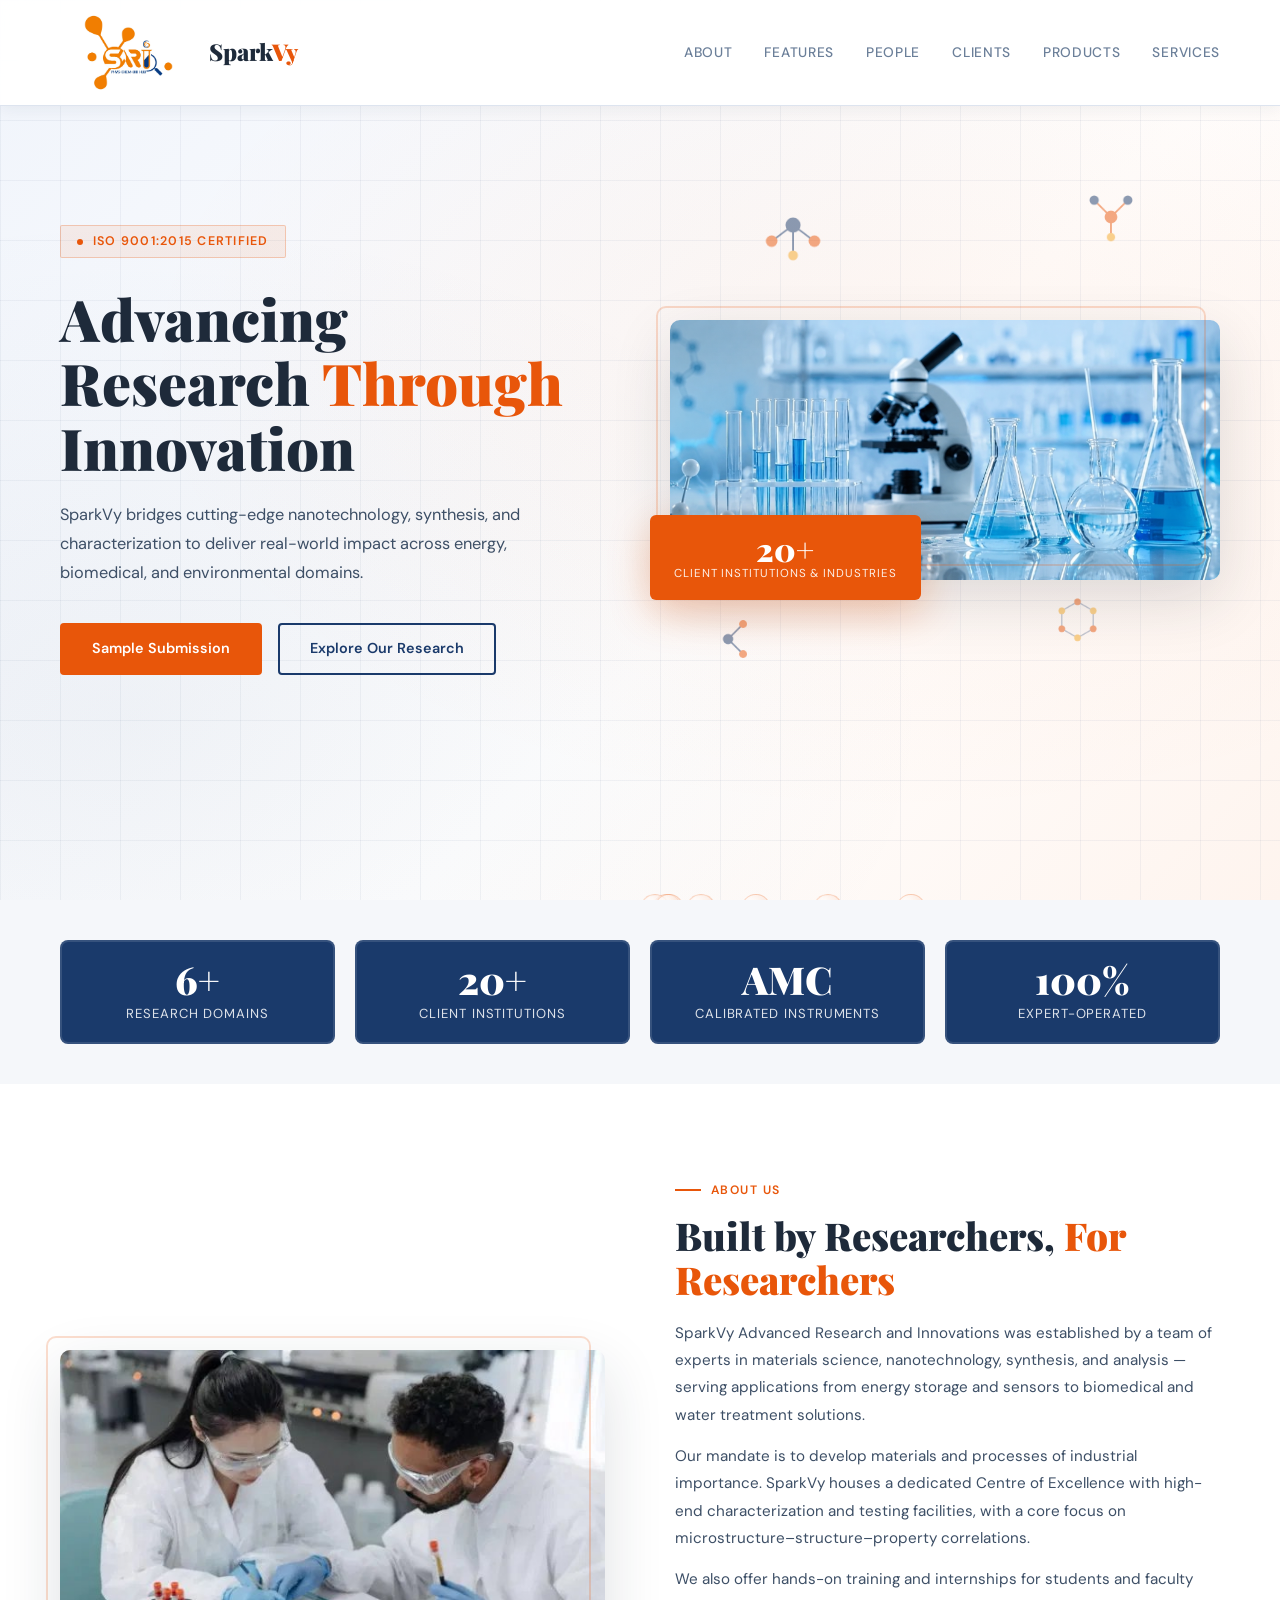
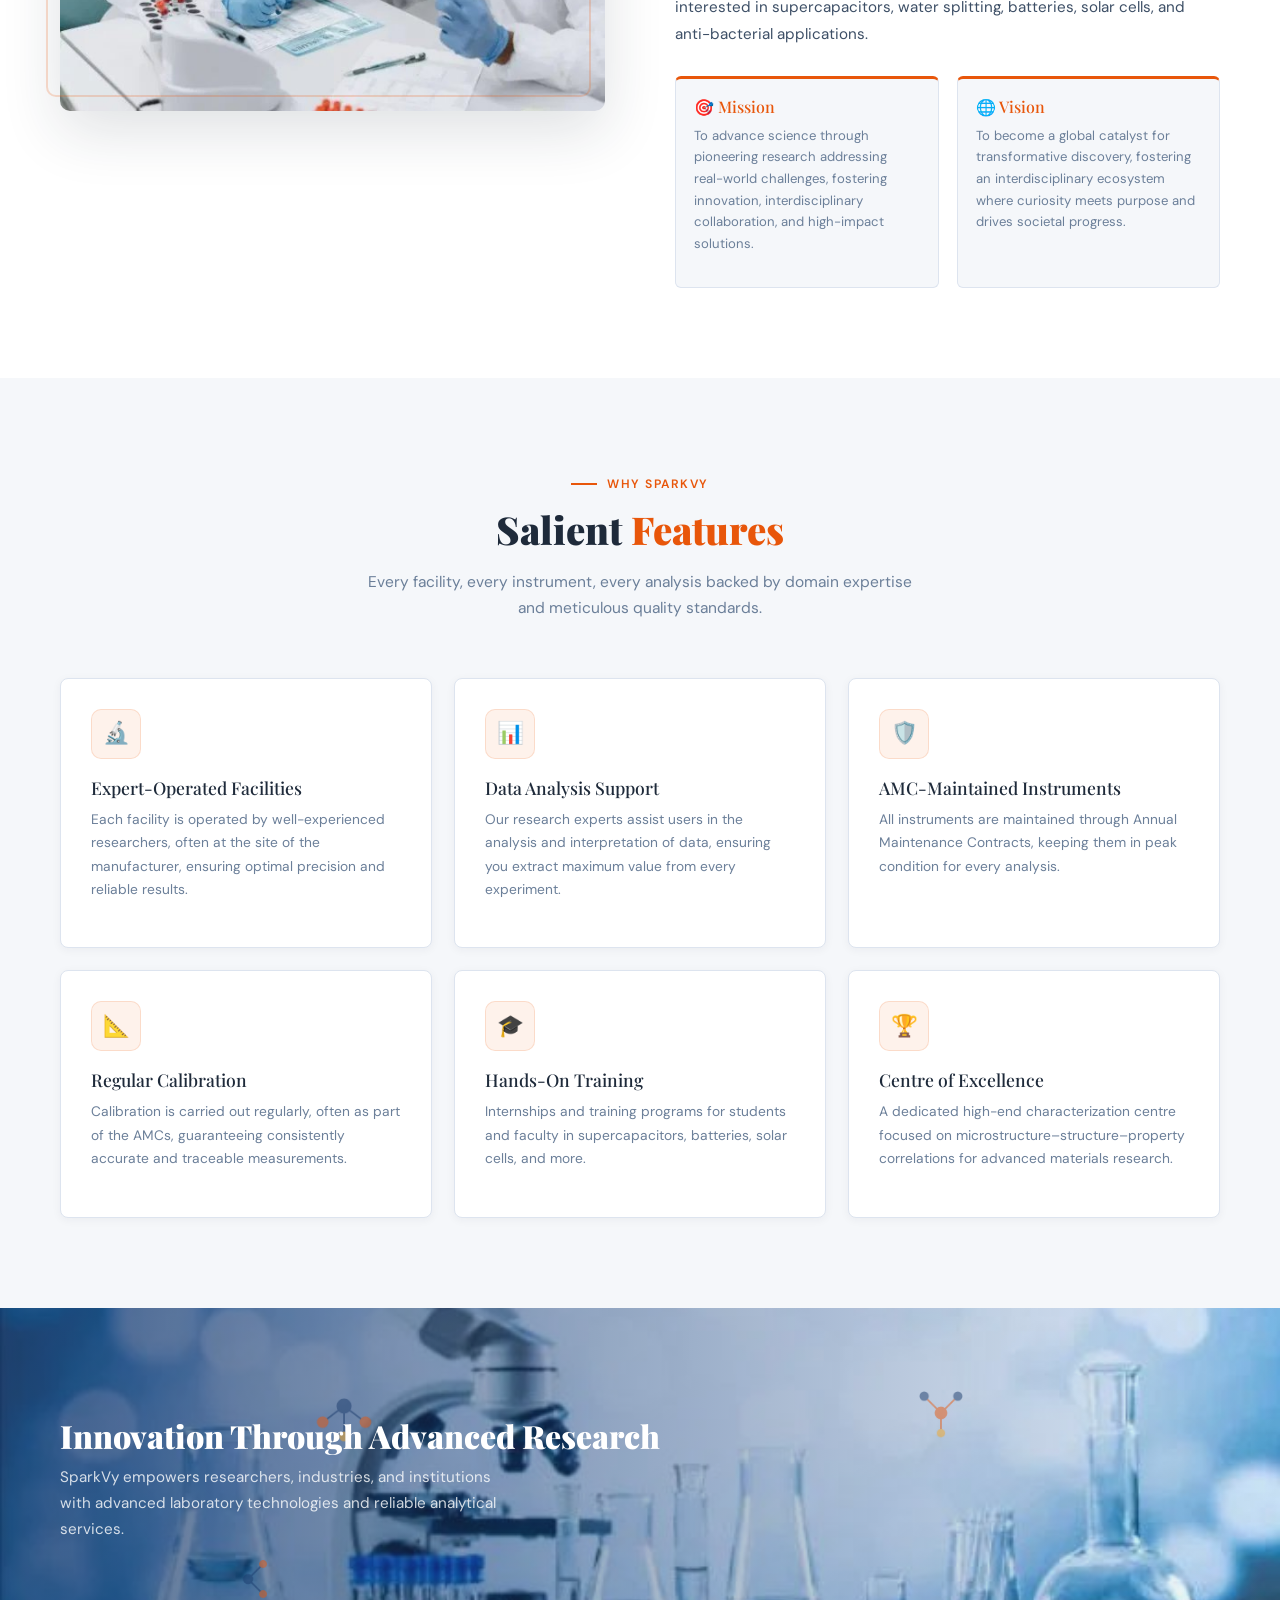
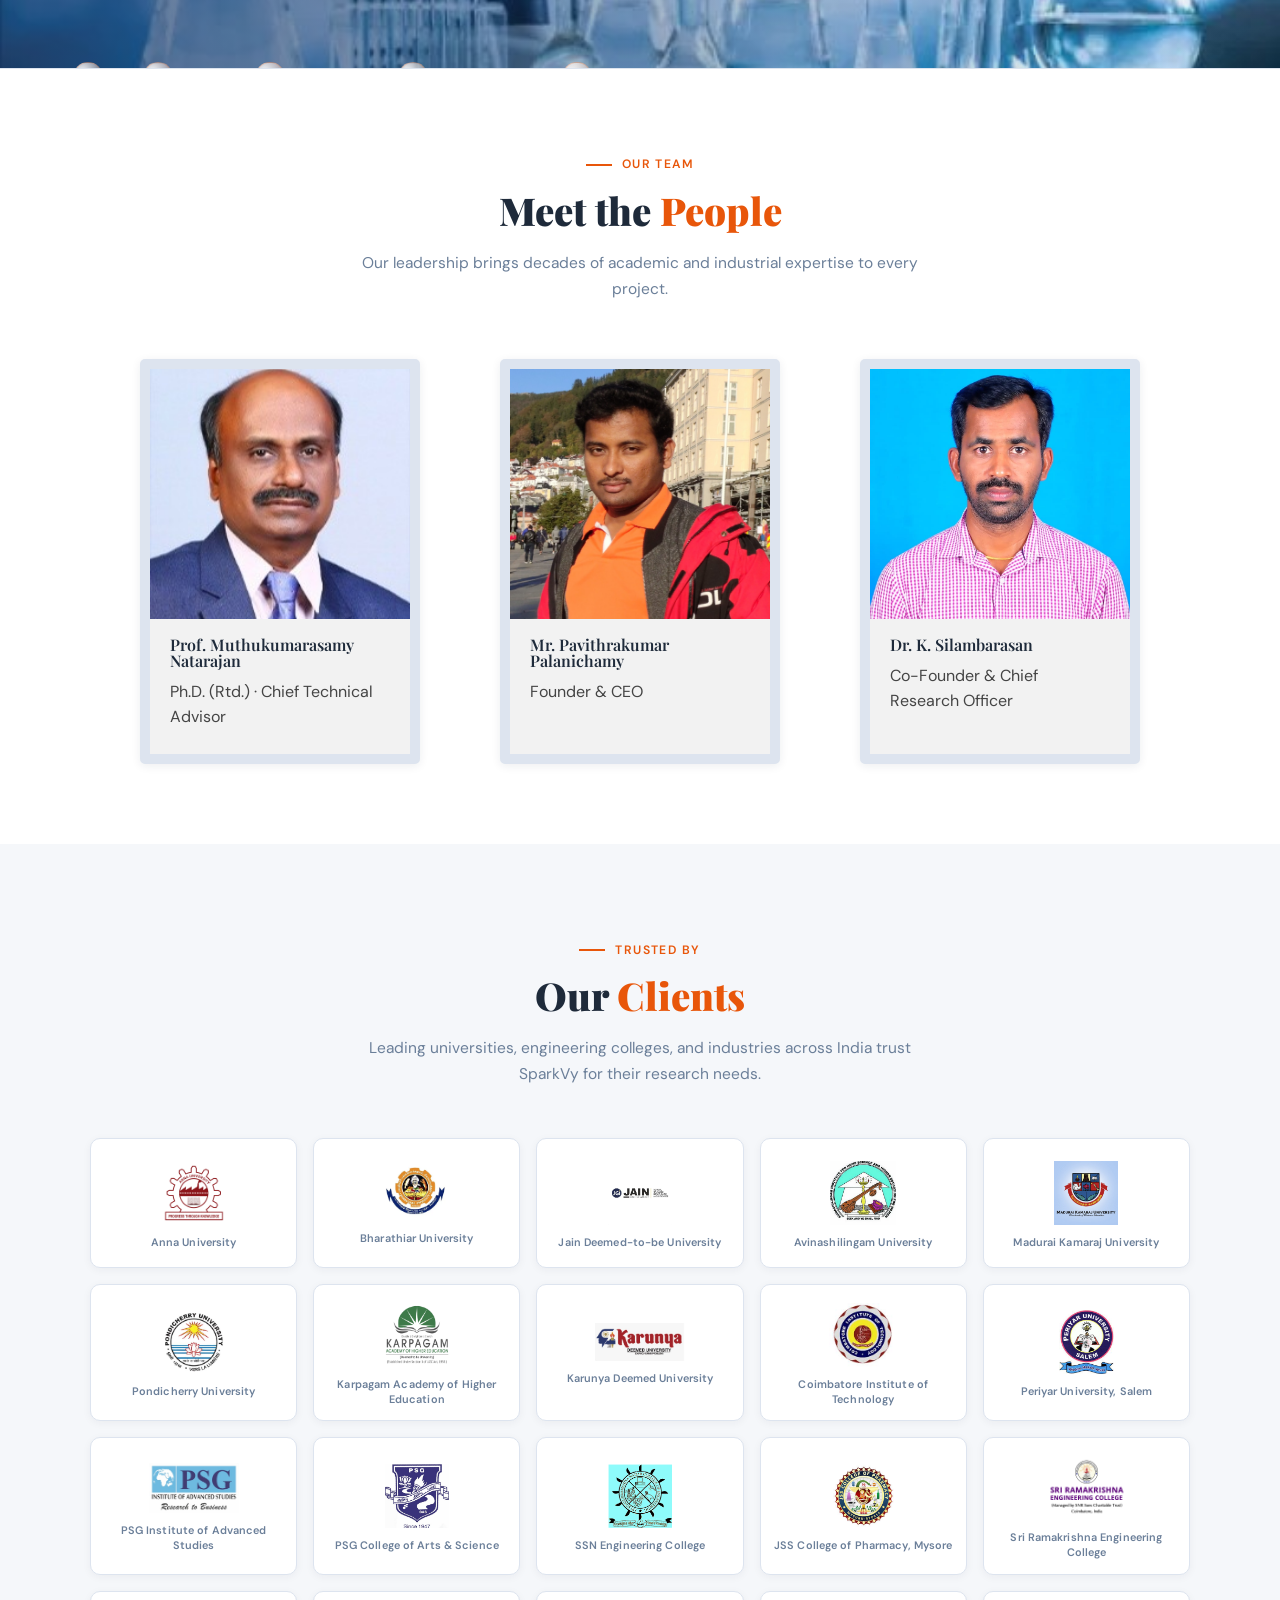
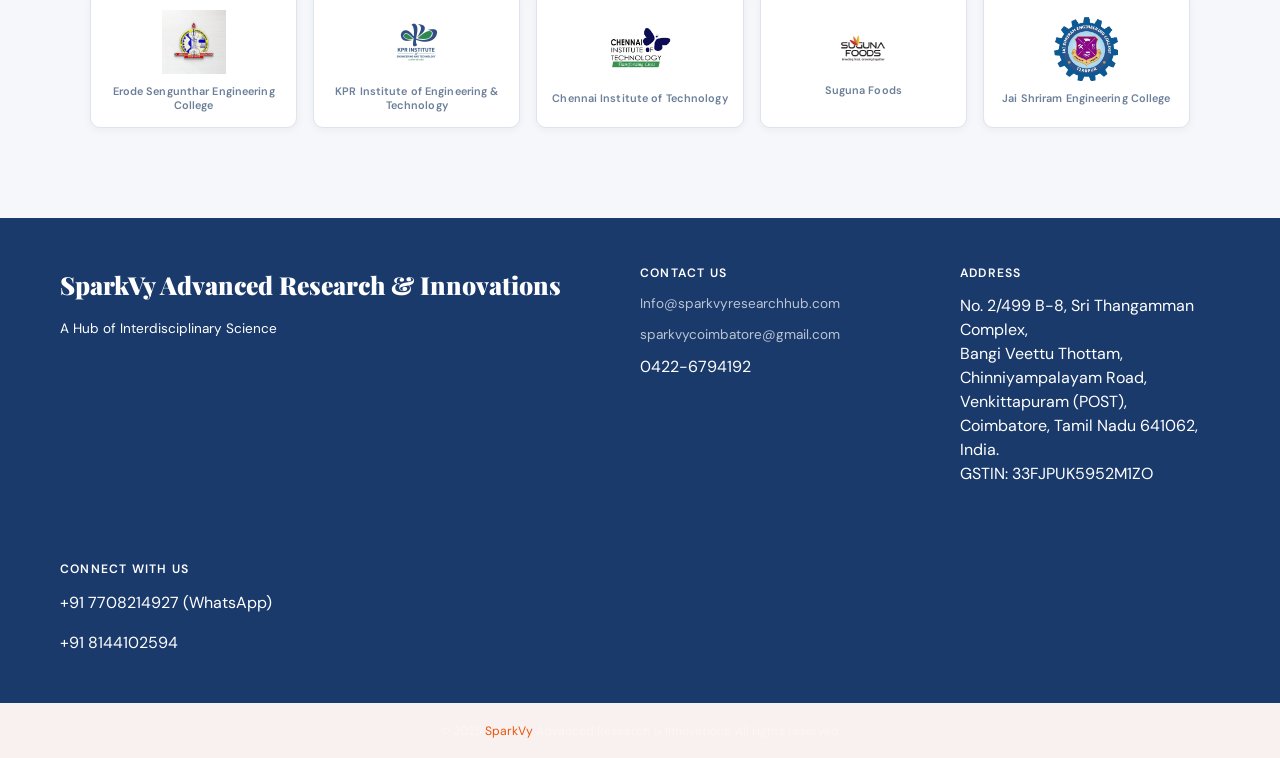
<file: registration.html>
<!DOCTYPE html>
<html lang="en">
<head>
<meta charset="UTF-8">
<meta name="viewport" content="width=device-width, initial-scale=1.0">
<title>SparkVy – Service Registration</title>
<link href="https://fonts.googleapis.com/css2?family=Playfair+Display:wght@400;700;900&family=DM+Sans:ital,wght@0,300;0,400;0,500;0,600;1,400&display=swap" rel="stylesheet">
<link href="assets/chem-fx.css" rel="stylesheet">
<style>
  :root {
    --navy: #1a3a6b;
    --deep: #142e54;
    --blue: #1a3a6b;
    --accent: #e8560a;
    --accent-light: rgba(232,86,10,0.12);
    --light: #eef3fb;
    --white: #ffffff;
    --text: #1e2a3a;
    --muted: #6b7f99;
    --border: #dde4ef;
    --border-focus: #1a3a6b;
    --bg: #f5f7fa;
    --success: #16a34a;
    --error: #dc2626;
  }

  * { margin: 0; padding: 0; box-sizing: border-box; }
  html { scroll-behavior: smooth; }

  body {
    font-family: 'DM Sans', sans-serif;
    background: var(--bg);
    color: var(--text);
    min-height: 100vh;
  }

  /* ─── BACKGROUND ─── */
  body::before {
    content: '';
    position: fixed; inset: 0; z-index: 0;
    background:
      radial-gradient(ellipse 70% 50% at 10% 20%, rgba(26,74,138,0.08) 0%, transparent 60%),
      radial-gradient(ellipse 50% 40% at 90% 80%, rgba(240,127,30,0.07) 0%, transparent 60%);
    pointer-events: none;
  }

  /* ─── HEADER ─── */
  /* ─── NAV ─── */
  nav {
    position: relative; z-index: 10;
    display: flex; align-items: center; justify-content: space-between;
    padding: 14px 5%;
    background: rgba(255,255,255,0.97); backdrop-filter: blur(14px);
    border-bottom: 1px solid var(--border); box-shadow: 0 2px 16px rgba(30,42,58,0.07);
  }
  .nav-logo { display: flex; align-items: center; gap: 12px; text-decoration: none; }
  .nav-logo img { height: 56px; object-fit: contain; }
  .nav-brand { font-family: 'Playfair Display', serif; font-size: 1.35rem; font-weight: 900; color: var(--text); }
  .nav-brand span { color: var(--accent); }
  .nav-btn { background: var(--accent); color: #ffffff!important; padding: 9px 20px; border-radius: 4px; font-weight: 700!important; text-decoration: none; font-size: 0.86rem; letter-spacing: 0.04em; text-transform: uppercase; transition: background 0.3s; }
  .nav-btn:hover { background: #c94706; }

  .site-header {
    background: linear-gradient(135deg, var(--navy) 0%, #0f2d5e 100%);
    padding: 0 5%;
    position: relative; overflow: hidden;
  }
  .site-header::after {
    content: '';
    position: absolute; bottom: 0; left: 0; right: 0; height: 3px;
    background: linear-gradient(90deg, var(--accent), transparent);
  }
  .header-inner {
    max-width: 760px; margin: 0 auto;
    padding: 40px 0 36px;
    position: relative; z-index: 1;
  }
  .header-badge {
    display: inline-flex; align-items: center; gap: 8px;
    background: rgba(240,127,30,0.15); border: 1px solid rgba(240,127,30,0.3);
    color: var(--accent); padding: 5px 14px; border-radius: 100px;
    font-size: 0.72rem; font-weight: 700; letter-spacing: 0.1em;
    text-transform: uppercase; margin-bottom: 16px;
  }
  .brand { font-family: 'Playfair Display', serif; font-size: 1.7rem; font-weight: 900; color: white; margin-bottom: 6px; }
  .brand span { color: var(--accent); }
  .header-title { font-family: 'Playfair Display', serif; font-size: clamp(1.5rem,3.5vw,2.2rem); color: white; font-weight: 700; line-height: 1.25; margin-bottom: 10px; }
  .header-title em { color: var(--accent); font-style: normal; }
  .header-sub { color: rgba(255,255,255,0.6); font-size: 0.9rem; line-height: 1.7; max-width: 480px; }

  /* ─── FORM CARD ─── */
  .form-wrap {
    max-width: 760px; margin: 40px auto 60px;
    padding: 0 5%;
    position: relative; z-index: 1;
  }

  .form-card {
    background: white;
    border-radius: 20px;
    border: 1px solid rgba(26,74,138,0.1);
    box-shadow: 0 8px 40px rgba(10,22,40,0.1);
    overflow: hidden;
  }

  /* ─── SECTION HEADERS ─── */
  .form-section-head {
    display: flex; align-items: center; gap: 12px;
    padding: 18px 28px;
    background: var(--navy);
    color: white;
  }
  .form-section-head .sh-icon { font-size: 1.15rem; }
  .form-section-head h3 { font-size: 0.9rem; font-weight: 700; letter-spacing: 0.04em; }

  .form-section-head.sub {
    background: #f8faff;
    border-top: 1px solid var(--border);
    color: var(--navy);
    padding: 14px 28px;
  }
  .form-section-head.sub h3 { font-size: 0.82rem; color: var(--blue); text-transform: uppercase; letter-spacing: 0.08em; }

  /* ─── FORM BODY ─── */
  .form-body { padding: 26px 28px; }

  .form-grid { display: grid; grid-template-columns: 1fr 1fr; gap: 20px; }
  .form-grid .span2 { grid-column: 1 / -1; }

  .field { display: flex; flex-direction: column; gap: 6px; }
  .field label {
    font-size: 0.8rem; font-weight: 600; color: var(--navy);
    letter-spacing: 0.02em;
  }
  .field label .req { color: var(--accent); margin-left: 2px; }

  .field input,
  .field select,
  .field textarea {
    width: 100%; padding: 11px 14px;
    border: 1.5px solid var(--border);
    border-radius: 9px;
    font-family: 'DM Sans', sans-serif;
    font-size: 0.875rem;
    color: var(--text);
    background: #fafbfd;
    transition: border-color 0.2s, box-shadow 0.2s, background 0.2s;
    outline: none;
    appearance: none;
  }
  .field input:focus,
  .field select:focus,
  .field textarea:focus {
    border-color: var(--border-focus);
    background: white;
    box-shadow: 0 0 0 3px rgba(26,74,138,0.1);
  }
  .field input::placeholder,
  .field textarea::placeholder { color: #b0bcc8; }

  .field textarea { resize: vertical; min-height: 90px; line-height: 1.6; }

  /* ─── CUSTOM SELECT WRAPPER ─── */
  .select-wrap { position: relative; }
  .select-wrap::after {
    content: '▾';
    position: absolute; right: 14px; top: 50%; transform: translateY(-50%);
    color: var(--muted); pointer-events: none; font-size: 0.85rem;
  }
  .select-wrap select { padding-right: 36px; cursor: pointer; }

  /* ─── ANALYSIS MULTISELECT DROPDOWN ─── */
  .analysis-wrap { position: relative; }

  .analysis-trigger {
    width: 100%; padding: 11px 14px;
    border: 1.5px solid var(--border);
    border-radius: 9px;
    font-family: 'DM Sans', sans-serif;
    font-size: 0.875rem;
    background: #fafbfd;
    cursor: pointer;
    text-align: left;
    display: flex; align-items: center; justify-content: space-between;
    transition: border-color 0.2s, box-shadow 0.2s;
    color: var(--text);
    outline: none;
  }
  .analysis-trigger:focus,
  .analysis-trigger.open {
    border-color: var(--border-focus);
    background: white;
    box-shadow: 0 0 0 3px rgba(26,74,138,0.1);
  }
  .analysis-trigger .placeholder { color: #b0bcc8; }
  .analysis-trigger .arrow {
    transition: transform 0.25s;
    color: var(--muted); font-size: 0.85rem; flex-shrink: 0;
  }
  .analysis-trigger.open .arrow { transform: rotate(180deg); }

  .analysis-dropdown {
    display: none;
    position: absolute; top: calc(100% + 6px); left: 0; right: 0; z-index: 200;
    background: white;
    border: 1.5px solid var(--border-focus);
    border-radius: 12px;
    box-shadow: 0 12px 40px rgba(10,22,40,0.15);
    overflow: hidden;
    animation: dropIn 0.2s ease;
  }
  .analysis-dropdown.open { display: block; }

  @keyframes dropIn {
    from { opacity: 0; transform: translateY(-6px); }
    to   { opacity: 1; transform: translateY(0); }
  }

  .dropdown-search {
    padding: 10px 14px;
    border-bottom: 1px solid var(--border);
    display: flex; align-items: center; gap: 8px;
  }
  .dropdown-search input {
    border: none; outline: none; font-family: 'DM Sans', sans-serif;
    font-size: 0.85rem; width: 100%; background: transparent; color: var(--text);
  }
  .dropdown-search input::placeholder { color: #b0bcc8; }
  .dropdown-search .search-icon { color: var(--muted); font-size: 0.85rem; }

  .dropdown-list { max-height: 280px; overflow-y: auto; }
  .dropdown-list::-webkit-scrollbar { width: 5px; }
  .dropdown-list::-webkit-scrollbar-track { background: #f4f7fc; }
  .dropdown-list::-webkit-scrollbar-thumb { background: #c8d5e8; border-radius: 100px; }

  .dropdown-item {
    display: flex; align-items: center; gap: 12px;
    padding: 11px 16px; cursor: pointer;
    transition: background 0.15s;
    border-bottom: 1px solid rgba(0,0,0,0.04);
  }
  .dropdown-item:last-child { border-bottom: none; }
  .dropdown-item:hover { background: var(--light); }
  .dropdown-item.checked { background: rgba(26,74,138,0.05); }

  .dropdown-item .cb {
    width: 18px; height: 18px; flex-shrink: 0;
    border: 2px solid var(--border); border-radius: 5px;
    display: flex; align-items: center; justify-content: center;
    transition: all 0.15s;
    background: white;
  }
  .dropdown-item.checked .cb {
    background: var(--blue); border-color: var(--blue);
  }
  .dropdown-item.checked .cb::after {
    content: '✓'; color: white; font-size: 0.7rem; font-weight: 700;
  }
  .dropdown-item .item-text { font-size: 0.875rem; color: var(--text); }
  .dropdown-item .item-num { font-size: 0.72rem; color: var(--muted); margin-left: auto; }

  .dropdown-footer {
    padding: 8px 14px;
    border-top: 1px solid var(--border);
    display: flex; justify-content: space-between; align-items: center;
    background: #f8faff;
  }
  .dropdown-footer .count { font-size: 0.78rem; color: var(--blue); font-weight: 600; }
  .dropdown-footer button {
    font-size: 0.78rem; color: var(--muted); background: none; border: none; cursor: pointer; padding: 4px 8px; border-radius: 6px;
    font-family: 'DM Sans', sans-serif;
  }
  .dropdown-footer button:hover { background: white; color: var(--error); }

  /* SELECTED TAGS */
  .selected-tags { display: flex; flex-wrap: wrap; gap: 7px; margin-top: 8px; min-height: 0; }
  .sel-tag {
    display: inline-flex; align-items: center; gap: 5px;
    background: var(--light); border: 1px solid rgba(26,74,138,0.2);
    color: var(--blue); padding: 4px 10px 4px 12px;
    border-radius: 100px; font-size: 0.75rem; font-weight: 500;
    animation: tagIn 0.2s ease;
  }
  @keyframes tagIn { from { opacity: 0; transform: scale(0.85); } to { opacity: 1; transform: scale(1); } }
  .sel-tag .rm { cursor: pointer; color: var(--muted); font-size: 0.9rem; line-height: 1; transition: color 0.15s; }
  .sel-tag .rm:hover { color: var(--error); }

  /* ─── RADIO GROUP ─── */
  .radio-group { display: flex; flex-wrap: wrap; gap: 10px; }
  .radio-opt {
    display: flex; align-items: center; gap: 8px;
    padding: 9px 16px;
    border: 1.5px solid var(--border); border-radius: 9px;
    cursor: pointer; transition: all 0.18s;
    font-size: 0.85rem; font-weight: 500;
    background: #fafbfd;
  }
  .radio-opt:hover { border-color: var(--blue); background: var(--light); }
  .radio-opt input[type="radio"] { display: none; }
  .radio-dot {
    width: 16px; height: 16px; border-radius: 50%;
    border: 2px solid var(--border); background: white;
    display: flex; align-items: center; justify-content: center;
    transition: all 0.18s; flex-shrink: 0;
  }
  .radio-opt input[type="radio"]:checked ~ .radio-dot {
    border-color: var(--accent); background: var(--accent);
  }
  .radio-opt input[type="radio"]:checked ~ .radio-dot::after {
    content: ''; width: 6px; height: 6px; border-radius: 50%; background: white;
  }
  .radio-opt:has(input:checked) { border-color: var(--accent); background: rgba(240,127,30,0.06); color: var(--navy); font-weight: 600; }

  /* ─── PER-ANALYSIS SAMPLE DETAIL FORMS ─── */
  #perAnalysisForms { display: flex; flex-direction: column; gap: 16px; margin-top: 6px; }

  .analysis-form-card{

    border:3px solid #1a3a6b;

    border-radius:15px;

    background:white;

    box-shadow:0 8px 25px rgba(26,58,107,.18);

    margin-bottom:20px;

    animation:fadeCard .35s ease;

}
#analysisMessage{
    display:none;
    background:#d1fae5;
    color:#065f46;
    padding:14px;
    border-radius:10px;
    margin-bottom:18px;
    font-weight:700;
    font-size:15px;
}

.sampleHeading{
    background:#e8560a;
    color:white;
    padding:15px;
    border-radius:10px;
    text-align:center;
    margin-bottom:20px;
    font-size:22px;
}
  .analysis-form-card-head{

    background:linear-gradient(90deg,#1a3a6b,#2f5b9c);

    color:white;

    font-size:18px;

    padding:18px;

    font-weight:bold;
}
  .analysis-form-card-body { padding: 16px; display: flex; flex-direction: column; gap: 14px; }

  .sample-row { border: 1.5px dashed var(--border); border-radius: 10px; padding: 14px; background: white; }
  .sample-row-head {
    display: flex; align-items: center; justify-content: space-between;
    margin-bottom: 10px; font-size: 0.75rem; font-weight: 700;
    color: var(--muted); text-transform: uppercase; letter-spacing: 0.05em;
  }
  .btn-remove-sample {
    background: none; border: none; color: var(--error);
    font-size: 0.75rem; font-weight: 700; cursor: pointer; padding: 0;
  }
  .btn-add-sample {
    align-self: flex-start;
    background: var(--accent-light); color: var(--accent);
    border: 1.5px dashed var(--accent); padding: 8px 16px;
    border-radius: 8px; font-weight: 700; font-size: 0.8rem;
    cursor: pointer; transition: background 0.2s;
    font-family: 'DM Sans', sans-serif;
  }
  .btn-add-sample:hover { background: rgba(232,86,10,0.2); }

  /* ─── DIVIDER ─── */
  .divider { height: 1px; background: var(--border); margin: 4px 0; }

  /* ─── SUBMIT SECTION ─── */
  .form-footer {
    padding: 24px 28px;
    border-top: 1px solid var(--border);
    display: flex; align-items: center; justify-content: space-between; flex-wrap: wrap; gap: 14px;
    background: #f8faff;
  }
  .form-footer .note { font-size: 0.78rem; color: var(--muted); line-height: 1.5; max-width: 360px; }
  .form-footer .note strong { color: var(--navy); }

  .btn-submit {
    display: inline-flex; align-items: center; gap: 10px;
    background: linear-gradient(135deg, var(--accent) 0%, #d96b0a 100%);
    color: white; font-family: 'DM Sans', sans-serif;
    font-size: 0.9rem; font-weight: 700;
    padding: 13px 30px; border-radius: 10px; border: none;
    cursor: pointer; transition: all 0.2s;
    box-shadow: 0 4px 14px rgba(240,127,30,0.35);
    white-space: nowrap;
  }
  .btn-submit:hover { transform: translateY(-1px); box-shadow: 0 6px 20px rgba(240,127,30,0.45); }
  .btn-submit:active { transform: none; }

  /* ─── SUCCESS MODAL ─── */
  .modal-overlay {
    display: none; position: fixed; inset: 0; z-index: 999;
    background: rgba(10,22,40,0.6); backdrop-filter: blur(4px);
    align-items: center; justify-content: center; padding: 20px;
  }
  .modal-overlay.show { display: flex; }
  .modal {
    background: white; border-radius: 20px; padding: 44px 40px;
    text-align: center; max-width: 420px; width: 100%;
    box-shadow: 0 24px 60px rgba(0,0,0,0.2);
    animation: modalIn 0.35s cubic-bezier(.34,1.56,.64,1);
  }
  @keyframes modalIn { from { opacity: 0; transform: scale(0.85); } to { opacity: 1; transform: scale(1); } }
  .modal-icon { font-size: 3.5rem; margin-bottom: 16px; }
  .modal h2 { font-family: 'Playfair Display', serif; font-size: 1.5rem; color: var(--navy); margin-bottom: 10px; }
  .modal p { color: var(--muted); font-size: 0.88rem; line-height: 1.7; margin-bottom: 24px; }
  .modal-ref { background: var(--light); border-radius: 10px; padding: 12px 20px; margin-bottom: 24px; font-size: 0.85rem; }
  .modal-ref span { font-weight: 700; color: var(--blue); font-size: 1.05rem; }
  .btn-close { background: var(--navy); color: white; border: none; padding: 11px 28px; border-radius: 9px; cursor: pointer; font-family: 'DM Sans', sans-serif; font-weight: 600; font-size: 0.88rem; }
  @keyframes popIn{
    from{
        transform:scale(.95);
        opacity:0;
    }
    to{
        transform:scale(1);
        opacity:1;
    }
}
@keyframes fadeCard{

from{

opacity:0;

transform:translateY(20px);

}

to{

opacity:1;

transform:translateY(0);

}

}
  /* ─── SITE FOOTER ─── */
  .site-footer {
    background: var(--blue); padding: 40px 5% 24px;
    display: grid; grid-template-columns: 2fr 1fr 1fr; gap: 40px;
  }
  .footer-brand { font-family: 'Playfair Display', serif; font-size: 1.3rem; font-weight: 900; color: #fff; margin-bottom: 10px; }
  .footer-brand span { color: var(--accent); }
  .site-footer p, .site-footer a { font-size: 0.83rem; color: rgba(255,255,255,0.65); text-decoration: none; display: block; margin-bottom: 8px; }
  .site-footer h4 { font-size: 0.73rem; text-transform: uppercase; letter-spacing: 0.1em; color: rgba(255,255,255,0.5); margin-bottom: 12px; font-weight: 700; }
  .footer-bottom { padding: 16px 5%; text-align: center; border-top: 1px solid rgba(255,255,255,0.1); font-size: 0.75rem; color: rgba(255,255,255,0.35); background: rgba(255,255,255,0.03); }
  .footer-bottom span { color: var(--accent); }

  /* ─── RESPONSIVE ─── */
  @media(max-width: 600px) {
    nav { padding: 10px 4%; }
    .nav-logo img { height: 38px; }
    .nav-brand { font-size: 1.1rem; }
    .nav-btn { padding: 7px 14px; font-size: 0.74rem; }
    .form-grid { grid-template-columns: 1fr; }
    .form-body { padding: 20px 18px; }
    .form-section-head { padding: 14px 18px; }
    .form-footer { padding: 18px; flex-direction: column; }
    .btn-submit { width: 100%; justify-content: center; }
    .header-inner { padding: 30px 0 28px; }
    .site-footer { grid-template-columns: 1fr; gap: 24px; padding: 32px 20px 20px; }
    .footer-bottom { padding: 14px 20px; }
  }
</style>
</head>
<body>

<!-- NAV -->
<nav>
  <a href="index.html" class="nav-logo">
    <img src="images/logo.jpeg" loading="lazy">
    <span class="nav-brand">Spark<span>Vy</span></span>
  </a>
  <div style="display:flex; gap:10px; align-items:center;">
    <a href="index.html" class="nav-btn">Back To Home</a>
    <a href="#" class="nav-btn" onclick="handleLogout(event)">Logout</a>
  </div>
</nav>

<!-- HEADER -->
<header class="site-header">
  <div class="chem-fx-layer"></div>
  <div class="header-inner reveal">
    <div class="header-badge">🔬 SparkVy Advanced Research</div>
    <h1 class="header-title">Service <em>Registration</em> Form</h1>
    <p class="header-sub">Submit your details below to request analytical services. Our team will confirm your booking within 24 hours.</p>
  </div>
</header>

<!-- FORM -->
<div class="form-wrap">
  <div class="form-card">

    <!-- 1. PERSONAL INFO -->
    <div class="form-section-head">
      <span class="sh-icon">👤</span>
      <h3>Personal Information</h3>
    </div>
    <div class="form-body">
      <div class="form-grid">
        <div class="field">
          <label>Full Name <span class="req">*</span></label>
          <input type="text" id="fullName" placeholder="e.g. Dr. Arun Kumar" required>
        </div>
        <div class="field">
          <label>Email Address <span class="req">*</span></label>
          <input type="email" id="email" placeholder="your@email.com" required>
        </div>
        <div class="field">
          <label>Phone Number <span class="req">*</span></label>
          <input type="tel" id="phone" placeholder="+91 XXXXX XXXXX" required>
        </div>
        <div class="field">
          <label>WhatsApp Number</label>
          <input type="tel" id="whatsapp" placeholder="Same as phone or different">
        </div>
      </div>
    </div>

    <div class="divider"></div>

    <!-- 2. INSTITUTE INFO -->
    <div class="form-section-head sub">
      <span class="sh-icon">🏛️</span>
      <h3>Institute / Organisation Details</h3>
    </div>
    <div class="form-body">
      <div class="form-grid">
        <div class="field span2">
          <label>Institution / Organisation Name <span class="req">*</span></label>
          <input type="text" id="institution" placeholder="e.g. Anna University, Coimbatore" required>
        </div>
        <div class="field">
          <label>Department</label>
          <input type="text" id="department" placeholder="e.g. Chemistry, Materials Science">
        </div>
        <div class="field">
          <label>Designation <span class="req">*</span></label>
          <div class="select-wrap">
            <select id="designation" required>
              <option value="" disabled selected>Select designation</option>
              <option>Research Scholar / PhD Student</option>
              <option>Post-Doctoral Researcher</option>
              <option>Assistant Professor</option>
              <option>Associate Professor</option>
              <option>Professor</option>
              <option>UG Student</option>
              <option>PG Student</option>
              <option>Industry Professional</option>
              <option>Others</option>
            </select>
          </div>
        </div>
        <div class="field">
          <label>City / State <span class="req">*</span></label>
          <input type="text" id="city" placeholder="e.g. Coimbatore, Tamil Nadu" required>
        </div>
        <div class="field">
          <label>GSTIN (if applicable)</label>
          <input type="text" id="gstin" placeholder="22AAAAA0000A1Z5">
        </div>
      </div>
    </div>

    <div class="divider"></div>

    <!-- 3. ANALYSIS REQUIRED -->
    <div class="form-section-head sub">
      <span class="sh-icon">📊</span>
      <h3>Analysis Required</h3>
    </div>
    <div class="form-body">
      <div class="form-grid">
        <div class="field span2">
          <label>Select Analysis / Techniques Required <span class="req">*</span></label>

          <!-- Custom multiselect -->
          <div class="analysis-wrap">
            <button type="button" class="analysis-trigger" id="analysisTrigger" onclick="toggleDropdown()">
              <span class="placeholder" id="triggerText">Click to select analysis types…</span>
              <span class="arrow">▾</span>
            </button>

            <div class="analysis-dropdown" id="analysisDropdown">
              <div class="dropdown-search">
                <span class="search-icon">🔍</span>
                <input type="text" id="dropdownSearch" placeholder="Search analysis…" oninput="filterDropdown(this.value)">
              </div>
              <div class="dropdown-list" id="dropdownList">
                <!-- items injected by JS -->
              </div>
              <div class="dropdown-footer">
                <span class="count" id="selCount">0 selected</span>
                <button type="button" onclick="clearAll()">Clear all</button>
              </div>
            </div>
          </div>

          <!-- Selected tags -->
          <div class="selected-tags" id="selectedTags"></div>
        </div>

        <!-- Dynamic per-analysis sample detail forms (common fields, shown once an analysis is selected) -->
        <div class="field span2" id="perAnalysisWrap" style="display:none;">

    <div id="analysisMessage"></div>

    <h2 class="sampleHeading">
        👇 Please Complete the Sample Details Below
    </h2>

    <div id="perAnalysisForms"></div>

</div>

        <div class="field span2">
          <label>Specific Parameters / Notes for Analysis</label>
          <textarea id="analysisNotes" placeholder="e.g. CV at scan rates 10, 20, 50 mV/s; EIS in frequency range 0.1–100 kHz; etc."></textarea>
        </div>
      </div>
    </div>


    <div class="divider"></div>

    <!-- 4. SERVICE TYPE -->
    <div class="form-section-head sub">
      <span class="sh-icon">🏷️</span>
      <h3>Service Category & Delivery</h3>
    </div>
    <div class="form-body">
      <div class="form-grid">
        <div class="field">
          <label>Client Type <span class="req">*</span></label>
          <div class="radio-group" id="clientType">
            <label class="radio-opt"><input type="radio" name="clientType" value="Academic"> <div class="radio-dot"></div> 🎓 Academic</label>
            <label class="radio-opt"><input type="radio" name="clientType" value="Industry"> <div class="radio-dot"></div> 🏭 Industry</label>
          </div>
        </div>
        <div class="field">
          <label>Urgency <span class="req">*</span></label>
          <div class="radio-group">
            <label class="radio-opt"><input type="radio" name="urgency" value="Normal"> <div class="radio-dot"></div> Normal</label>
            <label class="radio-opt"><input type="radio" name="urgency" value="Urgent"> <div class="radio-dot"></div> ⚡ Urgent</label>
          </div>
        </div>
        <div class="field">
          <label>Expected Delivery Date</label>
          <input type="date" id="deliveryDate">
        </div>
        <div class="field">
          <label>How did you hear about us?</label>
          <div class="select-wrap">
            <select id="referral">
              <option value="" disabled selected>Select source</option>
              <option>Google Search</option>
              <option>LinkedIn</option>
              <option>Instagram / Facebook</option>
              <option>Colleague / Friend Referral</option>
              <option>Conference / Workshop</option>
              <option>Our Website</option>
              <option>Others</option>
            </select>
          </div>
        </div>
        <div class="field span2">
          <label>Any Other Requirements or Questions</label>
          <textarea id="otherReqs" placeholder="Feel free to add any other information you'd like us to know…"></textarea>
        </div>
      </div>
    </div>

    <!-- FOOTER / SUBMIT -->
    <div class="form-footer">
      <p class="note">
        <strong>Fields marked * are required.</strong><br>
        By submitting, you agree that sample data will be used for analysis purposes only. Our team will contact you within <strong>24 hours</strong> for confirmation.
      </p>
      <button type="button" class="btn-submit" onclick="submitForm()">
        Submit Registration →
      </button>
    </div>

  </div><!-- /form-card -->
</div><!-- /form-wrap -->

<!-- FOOTER -->
<footer class="site-footer reveal">
  <div>
    <div class="footer-brand">Spark<span>Vy</span> Advanced Research</div>
    <p>A Hub of Interdisciplinary Science. Coimbatore, Tamil Nadu, India.</p>
    <p style="margin-top:10px;">GSTIN: 33FJPUK5952M1ZO</p>
  </div>
  <div>
    <h4>Contact</h4>
    <a href="mailto:Info@sparkvyresearchhub.com">Info@sparkvyresearchhub.com</a>
    <a href="tel:04226794192">0422-6794192</a>
    <a>+91 7708214927 (WhatsApp)</a>
  </div>
  <div>
    <h4>Quick Links</h4>
    <a href="index.html">Home</a>
    <a href="products.html">Products</a>
    <a href="services.html">Services</a>
    <a href="index.html#about">About Us</a>
  </div>
</footer>
<div class="footer-bottom">© 2025 <span>SparkVy</span> Advanced Research &amp; Innovations. All rights reserved.</div>

<!-- SUCCESS MODAL -->
<div class="modal-overlay" id="successModal">
  <div class="modal">
    <div class="modal-icon">✅</div>
    <h2>Registration Submitted!</h2>
    <p>Thank you for registering with SparkVy. Our team will review your request and get back to you within 24 hours.</p>
    <div class="modal-ref">Reference ID: <span id="refId">—</span></div>
    <p style="font-size:0.8rem;color:#64748b;margin-bottom:20px;">
      📧 A confirmation will be sent to your email.<br>
      📞 For urgent queries: <strong>+91 7708214927</strong>
    </p>
    <button class="btn-close" onclick="closeModal()">Close</button>
  </div>
</div>

<script>
  // ── ANALYSIS OPTIONS (from the handwritten list)
  const ANALYSIS_OPTIONS = [
    { id: 1,  label: 'UV-Vis' },
    { id: 2,  label: 'Photoluminescence' },
    { id: 3,  label: 'FTIR' },
    { id: 4,  label: 'Raman' },
    { id: 5,  label: 'XRD' },
    { id: 6,  label: 'FESEM + EDS' },
    { id: 7,  label: 'FESEM + EDS + Mapping' },
    { id: 8,  label: 'HRTEM + EDS + SAED' },
    { id: 9,  label: 'EDAX' },
    { id: 10, label: 'HRTEM + EDS + SAED + Mapping' },
    { id: 11, label: 'XPS' },
    { id: 12, label: 'BET' },
    { id: 14, label: 'HPLC' },
    { id: 15, label: 'GCMS' },
    { id: 16, label: 'NMR' },
  ];

  let selected = new Set();

  // Build dropdown items
  function buildList(filter = '') {
    const list = document.getElementById('dropdownList');
    list.innerHTML = '';
    const q = filter.toLowerCase();
    ANALYSIS_OPTIONS
      .filter(o => o.label.toLowerCase().includes(q))
      .forEach(o => {
        const div = document.createElement('div');
        div.className = 'dropdown-item' + (selected.has(o.id) ? ' checked' : '');
        div.innerHTML = `
          <div class="cb"></div>
          <span class="item-text">${o.label}</span>
          <span class="item-num">${o.id < 10 ? '0' + o.id : o.id}</span>`;
        div.addEventListener('click', () => toggleItem(o.id));
        list.appendChild(div);
      });
  }

  function toggleItem(id) {
    if (selected.has(id)) selected.delete(id);
    else selected.add(id);
    buildList(document.getElementById('dropdownSearch').value);
    renderTags();
    updateTrigger();
    renderPerAnalysisForms();
    const opt = ANALYSIS_OPTIONS.find(o => o.id === id);

const msg = document.getElementById("analysisMessage");

msg.style.display = "block";

msg.innerHTML =
`✅ Please enter the sample details for <strong>${opt.label}</strong> below.`;
  }

  function renderTags() {
    const wrap = document.getElementById('selectedTags');
    wrap.innerHTML = '';
    document.getElementById('selCount').textContent = selected.size + ' selected';
    [...selected].forEach(id => {
      const opt = ANALYSIS_OPTIONS.find(o => o.id === id);
      if (!opt) return;
      const tag = document.createElement('div');
      tag.className = 'sel-tag';
      const completed =
(sampleDetailsData[id] &&
 sampleDetailsData[id].every(s=>s.sampleCode));

tag.innerHTML =
`${completed ? "✅ " : ""}
${opt.label}
<span class="rm"
onclick="removeTag(${id})">✕</span>`;
      wrap.appendChild(tag);
    });
  }

  function removeTag(id) {
    selected.delete(id);
    buildList(document.getElementById('dropdownSearch').value);
    renderTags();
    updateTrigger();
    renderPerAnalysisForms();
    const wrap = document.getElementById('selectedTags');
    setTimeout(() => {
      wrap.scrollIntoView({
        behavior: "smooth",
        block: "start"
      });
    }, 150);
  }

  function clearAll() {
    selected.clear();
    buildList(document.getElementById('dropdownSearch').value);
    renderTags();
    updateTrigger();
    renderPerAnalysisForms();
  }

  function updateTrigger() {
    const el = document.getElementById('triggerText');
    if (selected.size === 0) {
      el.innerHTML = '<span class="placeholder">Click to select analysis types…</span>';
    } else {
      el.innerHTML = `<strong>${selected.size} analysis type${selected.size > 1 ? 's' : ''} selected</strong>`;
    }
  }

  // ── PER-ANALYSIS SAMPLE DETAIL FORMS
  // Common fields shown automatically for every analysis the user selects
  // (Sample Code, Nature of Sample, Toxicity, Moisture Sensitivity, Handling Procedure)
  const SESSION_KEY = 'sparkvy_session';
  let sampleDetailsData = {}; // { [analysisId]: [ {sampleCode, nature, toxicity, moisture, handling, ...}, ... ] }

  function getSession() {
    // Read the authentication/session object stored by the login flow.
    return JSON.parse(sessionStorage.getItem(SESSION_KEY) || 'null');
  }

  function clearAuthSession() {
    // Remove only authentication/session-related keys.
    sessionStorage.removeItem(SESSION_KEY);
    localStorage.removeItem(SESSION_KEY);
    document.cookie = SESSION_KEY + '=; expires=Thu, 01 Jan 1970 00:00:00 GMT; path=/';
  }

  function requireAuthentication() {
    // Redirect immediately if the user is not authenticated.
    if (!getSession()) {
      window.location.replace('index.html');
      return false;
    }
    return true;
  }

  function isXRDAnalysis(analysisId) {
    return ANALYSIS_OPTIONS.find(o => o.id === analysisId)?.label === 'XRD';
  }

  function isFESEMANalysis(analysisId) {
    return ANALYSIS_OPTIONS.find(o => o.id === analysisId)?.label === 'FESEM + EDS';
  }

  function isHRTEMAnalysis(analysisId) {
    const label = ANALYSIS_OPTIONS.find(o => o.id === analysisId)?.label || '';
    return label.includes('HRTEM');
  }

  function isXPSAnalysis(analysisId) {
    return ANALYSIS_OPTIONS.find(o => o.id === analysisId)?.label === 'XPS';
  }

  function isBETAnalysis(analysisId) {
    return ANALYSIS_OPTIONS.find(o => o.id === analysisId)?.label === 'BET';
  }

  function isHPLCAnalysis(analysisId) {
    return ANALYSIS_OPTIONS.find(o => o.id === analysisId)?.label === 'HPLC';
  }

  function isNMRAnalysis(analysisId) {
    return ANALYSIS_OPTIONS.find(o => o.id === analysisId)?.label === 'NMR';
  }

  function emptySample(analysisId) {
    const sample = { sampleCode: '', nature: '', toxicity: '', moisture: '', handling: '' };
    if (isXRDAnalysis(analysisId)) {
      sample.diffractionFrom = '';
      sample.diffractionTo = '';
      sample.scanType = '';
    }
    if (isFESEMANalysis(analysisId)) {
      sample.magnification = '';
      sample.elementsEDS = '';
      sample.expectedMorphology = '';
      sample.structureDetails = '';
    }
    if (isHRTEMAnalysis(analysisId)) {
      sample.elementsEDS = '';
      sample.expectedMorphology = '';
    }
    if (isBETAnalysis(analysisId)) {
      sample.techniqueRequested = '';
      sample.composition = '';
      sample.analysisCondition = '';
    }
    if (isHPLCAnalysis(analysisId)) {
      sample.compoundToBeAnalyzed = '';
      sample.solventName = '';
    }
    if (isNMRAnalysis(analysisId)) {
      sample.solvent = '';
      sample.otherSolvent = '';
      sample.nuclei = [];
    }
    if (isXPSAnalysis(analysisId)) {
      sample.chemicalComposition = '';
      sample.elementsToBeIdentified = '';
      sample.scanType = '';
      sample.sampleProperty = '';
    }
    return sample;
  }

  function escapeHtml(str) {
    return String(str == null ? '' : str).replace(/[&<>"']/g, c => ({
      '&': '&amp;', '<': '&lt;', '>': '&gt;', '"': '&quot;', "'": '&#39;'
    }[c]));
  }

  // Keep sampleDetailsData in sync with the current analysis selection:
  // adding a blank sample entry for newly selected analyses, and dropping
  // data for analyses that get deselected.
  function syncSampleDetailsWithSelection() {
    selected.forEach(id => {
      if (!sampleDetailsData[id]) sampleDetailsData[id] = [emptySample(id)];
    });
    Object.keys(sampleDetailsData).forEach(id => {
      if (!selected.has(Number(id))) delete sampleDetailsData[id];
    });
  }

  function addSampleRow(analysisId) {
    sampleDetailsData[analysisId].push(emptySample(analysisId));
    renderPerAnalysisForms();
  }

  function removeSampleRow(analysisId, idx) {
    sampleDetailsData[analysisId].splice(idx, 1);
    if (sampleDetailsData[analysisId].length === 0) sampleDetailsData[analysisId].push(emptySample(analysisId));
    renderPerAnalysisForms();
  }

  function updateSampleField(analysisId, idx, field, value) {
    if (sampleDetailsData[analysisId] && sampleDetailsData[analysisId][idx]) {
      sampleDetailsData[analysisId][idx][field] = value;
      renderTags();
    }
  }

  function handleFESEMExpectedMorphologyChange(analysisId, idx, value, selectEl) {
    updateSampleField(analysisId, idx, 'expectedMorphology', value);
    if (value !== 'Structure (if any)') {
      updateSampleField(analysisId, idx, 'structureDetails', '');
    }
    const structureRow = document.getElementById(`structure-details-${analysisId}-${idx}`);
    if (structureRow) {
      structureRow.style.display = value === 'Structure (if any)' ? '' : 'none';
    }
  }

  function handleNMRSolventChange(analysisId, idx, value) {
    updateSampleField(analysisId, idx, 'solvent', value);
    if (value !== 'Others') {
      updateSampleField(analysisId, idx, 'otherSolvent', '');
    }
  }

  function toggleNMRNucleus(analysisId, idx, nucleus) {
    const sample = sampleDetailsData[analysisId]?.[idx];
    if (!sample) return;
    const nuclei = Array.isArray(sample.nuclei) ? [...sample.nuclei] : [];
    const has = nuclei.includes(nucleus);
    sample.nuclei = has ? nuclei.filter(n => n !== nucleus) : [...nuclei, nucleus];
    renderTags();
    renderPerAnalysisForms();
  }

  const SAMPLE_NATURE_OPTIONS = ['Powder', 'Thin Film', 'Solution / Liquid', 'Electrode (Coated)', 'Pellet', 'Bulk', 'Others'];

  function sampleRowHTML(analysisId, idx, s, total) {
    return `
      <div class="sample-row">
        <div class="sample-row-head">
          <span>Sample ${idx + 1}</span>
          ${total > 1 ? `<button type="button" class="btn-remove-sample" onclick="removeSampleRow(${analysisId}, ${idx})">✕ Remove</button>` : ''}
        </div>
        <div class="form-grid">
          <div class="field">
            <label>Sample Code <span class="req">*</span></label>
            <input type="text" value="${escapeHtml(s.sampleCode)}" placeholder="e.g. S-01"
              oninput="updateSampleField(${analysisId}, ${idx}, 'sampleCode', this.value)">
          </div>
          <div class="field">
            <label>Nature of Sample</label>
            <div class="select-wrap">
              <select onchange="updateSampleField(${analysisId}, ${idx}, 'nature', this.value)">
                <option value="" ${!s.nature ? 'selected' : ''} disabled>Select nature</option>
                ${SAMPLE_NATURE_OPTIONS.map(n => `<option ${s.nature === n ? 'selected' : ''}>${n}</option>`).join('')}
              </select>
            </div>
          </div>
          <div class="field">
            <label>Toxicity <span class="req">*</span></label>
            <div class="radio-group">
              <label class="radio-opt"><input type="radio" name="tox-${analysisId}-${idx}" ${s.toxicity === 'Yes' ? 'checked' : ''} onchange="updateSampleField(${analysisId}, ${idx}, 'toxicity', 'Yes')"> <div class="radio-dot"></div> Yes</label>
              <label class="radio-opt"><input type="radio" name="tox-${analysisId}-${idx}" ${s.toxicity === 'No' ? 'checked' : ''} onchange="updateSampleField(${analysisId}, ${idx}, 'toxicity', 'No')"> <div class="radio-dot"></div> No</label>
            </div>
          </div>
          <div class="field">
            <label>Sensitive to Moisture</label>
            <div class="radio-group">
              <label class="radio-opt"><input type="radio" name="moist-${analysisId}-${idx}" ${s.moisture === 'Yes' ? 'checked' : ''} onchange="updateSampleField(${analysisId}, ${idx}, 'moisture', 'Yes')"> <div class="radio-dot"></div> Yes</label>
              <label class="radio-opt"><input type="radio" name="moist-${analysisId}-${idx}" ${s.moisture === 'No' ? 'checked' : ''} onchange="updateSampleField(${analysisId}, ${idx}, 'moisture', 'No')"> <div class="radio-dot"></div> No</label>
            </div>
          </div>
          <div class="field span2">
            <label>Any Handling Procedure</label>
            <textarea placeholder="Describe any special handling procedure required…"
              oninput="updateSampleField(${analysisId}, ${idx}, 'handling', this.value)">${escapeHtml(s.handling)}</textarea>
          </div>
          ${isNMRAnalysis(analysisId) ? `
          <div class="field">
            <label>Solvent <span class="req">*</span></label>
            <div class="select-wrap">
              <select onchange="handleNMRSolventChange(${analysisId}, ${idx}, this.value)">
                <option value="" ${!s.solvent ? 'selected' : ''} disabled>Select Solvent</option>
                <option value="Chloroform (CDCl₃)" ${s.solvent === 'Chloroform (CDCl₃)' ? 'selected' : ''}>Chloroform (CDCl₃)</option>
                <option value="Dimethyl Sulfoxide (DMSO-d₆)" ${s.solvent === 'Dimethyl Sulfoxide (DMSO-d₆)' ? 'selected' : ''}>Dimethyl Sulfoxide (DMSO-d₆)</option>
                <option value="Water (D₂O)" ${s.solvent === 'Water (D₂O)' ? 'selected' : ''}>Water (D₂O)</option>
                <option value="Acetone ((CD₃)₂CO)" ${s.solvent === 'Acetone ((CD₃)₂CO)' ? 'selected' : ''}>Acetone ((CD₃)₂CO)</option>
                <option value="Others" ${s.solvent === 'Others' ? 'selected' : ''}>Others</option>
              </select>
            </div>
          </div>
          <div class="field" style="display:${s.solvent === 'Others' ? '' : 'none'};" id="nmr-other-solvent-${analysisId}-${idx}">
            <label>Specify Solvent <span class="req">*</span></label>
            <input type="text" value="${escapeHtml(s.otherSolvent)}" placeholder="Enter solvent name"
              oninput="updateSampleField(${analysisId}, ${idx}, 'otherSolvent', this.value)">
          </div>
          <div class="field span2">
            <label>Nuclei <span class="req">*</span></label>
            <div class="checkbox-group" style="display:flex; gap:12px; flex-wrap:wrap;">
              ${['¹H','¹⁹F','³¹P','¹³C'].map(nuc => `
                <label class="checkbox-opt" style="display:flex; align-items:center; gap:6px;">
                  <input type="checkbox" ${s.nuclei && s.nuclei.includes(nuc) ? 'checked' : ''} onchange="toggleNMRNucleus(${analysisId}, ${idx}, '${nuc}')">
                  ${nuc}
                </label>
              `).join('')}
            </div>
          </div>
          ` : ''}
          ${isHPLCAnalysis(analysisId) ? `
          <div class="field">
            <label>Compound to be Analyzed <span class="req">*</span></label>
            <input type="text" value="${escapeHtml(s.compoundToBeAnalyzed)}" placeholder="e.g. Caffeine, Aspirin, Vitamin C"
              oninput="updateSampleField(${analysisId}, ${idx}, 'compoundToBeAnalyzed', this.value)">
          </div>
          <div class="field">
            <label>Solvent Name <span class="req">*</span></label>
            <input type="text" value="${escapeHtml(s.solventName)}" placeholder="e.g. Methanol, Acetonitrile, Water"
              oninput="updateSampleField(${analysisId}, ${idx}, 'solventName', this.value)">
          </div>
          ` : ''}
          ${isBETAnalysis(analysisId) ? `
          <div class="field">
            <label>Technique Requested <span class="req">*</span></label>
            <div class="select-wrap">
              <select onchange="updateSampleField(${analysisId}, ${idx}, 'techniqueRequested', this.value)">
                <option value="" ${!s.techniqueRequested ? 'selected' : ''} disabled>Select Technique</option>
                <option value="Specific Surface Area" ${s.techniqueRequested === 'Specific Surface Area' ? 'selected' : ''}>Specific Surface Area</option>
                <option value="Pore Size Distribution (BJH)" ${s.techniqueRequested === 'Pore Size Distribution (BJH)' ? 'selected' : ''}>Pore Size Distribution (BJH)</option>
                <option value="Adsorption–Desorption Isotherm" ${s.techniqueRequested === 'Adsorption–Desorption Isotherm' ? 'selected' : ''}>Adsorption–Desorption Isotherm</option>
                <option value="Micropore Analysis (BJH)" ${s.techniqueRequested === 'Micropore Analysis (BJH)' ? 'selected' : ''}>Micropore Analysis (BJH)</option>
              </select>
            </div>
          </div>
          <div class="field">
            <label>Composition <span class="req">*</span></label>
            <input type="text" value="${escapeHtml(s.composition)}" placeholder="e.g. Activated Carbon, Zeolite, Silica, Metal Oxide"
              oninput="updateSampleField(${analysisId}, ${idx}, 'composition', this.value)">
          </div>
          <div class="field">
            <label>Analysis Conditions Required <span class="req">*</span></label>
            <div class="select-wrap">
              <select onchange="updateSampleField(${analysisId}, ${idx}, 'analysisCondition', this.value)">
                <option value="" ${!s.analysisCondition ? 'selected' : ''} disabled>Select Analysis Condition</option>
                <option value="Nitrogen at 77 K" ${s.analysisCondition === 'Nitrogen at 77 K' ? 'selected' : ''}>Nitrogen at 77 K</option>
                <option value="Nitrogen at Room Temperature (RT)" ${s.analysisCondition === 'Nitrogen at Room Temperature (RT)' ? 'selected' : ''}>Nitrogen at Room Temperature (RT)</option>
                <option value="CO₂ at Desired Temperature" ${s.analysisCondition === 'CO₂ at Desired Temperature' ? 'selected' : ''}>CO₂ at Desired Temperature</option>
              </select>
            </div>
          </div>
          ` : ''}
          ${isXPSAnalysis(analysisId) ? `
          <div class="field">
            <label>Sample Property</label>
            <div class="select-wrap">
              <select onchange="updateSampleField(${analysisId}, ${idx}, 'sampleProperty', this.value)">
                <option value="" ${!s.sampleProperty ? 'selected' : ''} disabled>Select Sample Property</option>
                <option value="Conductive" ${s.sampleProperty === 'Conductive' ? 'selected' : ''}>Conductive</option>
                <option value="Non Conductive" ${s.sampleProperty === 'Non Conductive' ? 'selected' : ''}>Non Conductive</option>
                <option value="Semi Conductive" ${s.sampleProperty === 'Semi Conductive' ? 'selected' : ''}>Semi Conductive</option>
              </select>
            </div>
          </div>
          ` : ''}
          ${isHRTEMAnalysis(analysisId) ? `
          <div class="field">
            <label>Elements for EDS <span class="req">*</span></label>
            <input type="text" value="${escapeHtml(s.elementsEDS)}" placeholder="e.g. C, O, Si, Fe"
              oninput="updateSampleField(${analysisId}, ${idx}, 'elementsEDS', this.value)">
          </div>
          <div class="field span2">
            <label>Expected Morphology <span class="req">*</span></label>
            <textarea placeholder="Describe the expected morphology..."
              oninput="updateSampleField(${analysisId}, ${idx}, 'expectedMorphology', this.value)">${escapeHtml(s.expectedMorphology)}</textarea>
          </div>
          ` : ''}
          ${isXPSAnalysis(analysisId) ? `
          <div class="field">
            <label>Chemical Composition <span class="req">*</span></label>
            <input type="text" value="${escapeHtml(s.chemicalComposition)}" placeholder="e.g. TiO₂, SiO₂, Al₂O₃"
              oninput="updateSampleField(${analysisId}, ${idx}, 'chemicalComposition', this.value)">
          </div>
          <div class="field">
            <label>Elements to be Identified <span class="req">*</span></label>
            <input type="text" value="${escapeHtml(s.elementsToBeIdentified)}" placeholder="e.g. C, O, Ti, Si"
              oninput="updateSampleField(${analysisId}, ${idx}, 'elementsToBeIdentified', this.value)">
          </div>
          <div class="field span2">
            <label>Type of Scan <span class="req">*</span></label>
            <div class="select-wrap">
              <select onchange="updateSampleField(${analysisId}, ${idx}, 'scanType', this.value)">
                <option value="" ${!s.scanType ? 'selected' : ''} disabled>Select Scan Type</option>
                <option value="Survey Scan" ${s.scanType === 'Survey Scan' ? 'selected' : ''}>Survey Scan</option>
                <option value="Narrow Scan" ${s.scanType === 'Narrow Scan' ? 'selected' : ''}>Narrow Scan</option>
                <option value="Area Scan" ${s.scanType === 'Area Scan' ? 'selected' : ''}>Area Scan</option>
                <option value="Line Scan" ${s.scanType === 'Line Scan' ? 'selected' : ''}>Line Scan</option>
                <option value="Mapping" ${s.scanType === 'Mapping' ? 'selected' : ''}>Mapping</option>
                <option value="Depth Profile" ${s.scanType === 'Depth Profile' ? 'selected' : ''}>Depth Profile</option>
              </select>
            </div>
          </div>
          ` : ''}
          ${isFESEMANalysis(analysisId) ? `
          <div class="field">
            <label>Magnification (if any) <span class="req">*</span></label>
            <input type="text" value="${escapeHtml(s.magnification)}" placeholder="e.g. 5,000x or 20,000x"
              oninput="updateSampleField(${analysisId}, ${idx}, 'magnification', this.value)">
          </div>
          <div class="field">
            <label>Elements for EDS <span class="req">*</span></label>
            <input type="text" value="${escapeHtml(s.elementsEDS)}" placeholder="e.g. C, O, Si, Fe"
              oninput="updateSampleField(${analysisId}, ${idx}, 'elementsEDS', this.value)">
          </div>
          <div class="field span2">
            <label>Expected Morphology <span class="req">*</span></label>
            <div class="select-wrap">
              <select onchange="handleFESEMExpectedMorphologyChange(${analysisId}, ${idx}, this.value, this)">
                <option value="" ${!s.expectedMorphology ? 'selected' : ''} disabled>Select Morphology</option>
                <option value="Structure (if any)" ${s.expectedMorphology === 'Structure (if any)' ? 'selected' : ''}>Structure (if any)</option>
                <option value="No Specific Structure" ${s.expectedMorphology === 'No Specific Structure' ? 'selected' : ''}>No Specific Structure</option>
                <option value="No Idea" ${s.expectedMorphology === 'No Idea' ? 'selected' : ''}>No Idea</option>
              </select>
            </div>
          </div>
          <div class="field span2" style="display:${s.expectedMorphology === 'Structure (if any)' ? '' : 'none'};" id="structure-details-${analysisId}-${idx}">
            <label>Specify Structure <span class="req">*</span></label>
            <input type="text" value="${escapeHtml(s.structureDetails)}" placeholder="Describe the expected structure..."
              oninput="updateSampleField(${analysisId}, ${idx}, 'structureDetails', this.value)">
          </div>
          ` : ''}
          ${isXRDAnalysis(analysisId) ? `
          <div class="field">
            <label>Diffraction Angle Required - From</label>
            <input type="number" value="${escapeHtml(s.diffractionFrom)}" placeholder="e.g. 10"
              oninput="updateSampleField(${analysisId}, ${idx}, 'diffractionFrom', this.value)">
          </div>
          <div class="field">
            <label>Diffraction Angle Required - To</label>
            <input type="number" value="${escapeHtml(s.diffractionTo)}" placeholder="e.g. 80"
              oninput="updateSampleField(${analysisId}, ${idx}, 'diffractionTo', this.value)">
          </div>
          <div class="field span2">
            <label>Scan Type</label>
            <div class="select-wrap">
              <select onchange="updateSampleField(${analysisId}, ${idx}, 'scanType', this.value)">
                <option value="" ${!s.scanType ? 'selected' : ''} disabled>Select Scan Type</option>
                <option value="Normal Scan" ${s.scanType === 'Normal Scan' ? 'selected' : ''}>Normal Scan</option>
                <option value="Low Scan" ${s.scanType === 'Low Scan' ? 'selected' : ''}>Low Scan</option>
              </select>
            </div>
          </div>
          ` : ''}
        </div>
      </div>`;
  }
  function analysisCardHTML(id, label, samples) {
    return `
      <div class="analysis-form-card">
        <div class="analysis-form-card-head">${escapeHtml(label)}</div>
        <div class="analysis-form-card-body">
          ${samples.map((s, idx) => sampleRowHTML(id, idx, s, samples.length)).join('')}
          <div class="analysis-form-actions">
            <button type="button" class="btn-add-sample" onclick="addSampleRow(${id})">+ Add another sample</button>
          </div>
        </div>
      </div>`;
  }

  function renderPerAnalysisForms() {
    syncSampleDetailsWithSelection();
    const wrap = document.getElementById('perAnalysisWrap');
    const container = document.getElementById('perAnalysisForms');

    if (selected.size === 0) {
      wrap.style.display = 'none';
      container.innerHTML = '';
      return;
    }

    wrap.style.display = '';
    container.innerHTML = [...selected].map(id => {
      const opt = ANALYSIS_OPTIONS.find(o => o.id === id);
      const samples = sampleDetailsData[id] || [];
      return analysisCardHTML(id, opt ? opt.label : `Analysis ${id}`, samples);
    }).join('');
    setTimeout(() => {

    wrap.scrollIntoView({

        behavior: "smooth",

        block: "start"

    });

},150);
  }

  function toggleDropdown() {
    const trigger = document.getElementById('analysisTrigger');
    const dropdown = document.getElementById('analysisDropdown');
    trigger.classList.toggle('open');
    dropdown.classList.toggle('open');
    if (dropdown.classList.contains('open')) {
      document.getElementById('dropdownSearch').focus();
    }
  }

  function handleLogout(event) {
    event.preventDefault();
    // Clear auth/session data and redirect to login.
    clearAuthSession();
    window.location.replace('index.html');
  }

  function filterDropdown(val) {
    buildList(val);
  }

  // Close dropdown when clicking outside
  document.addEventListener('click', (e) => {
    const wrap = document.querySelector('.analysis-wrap');
    if (!wrap.contains(e.target)) {
      document.getElementById('analysisTrigger').classList.remove('open');
      document.getElementById('analysisDropdown').classList.remove('open');
    }
  });

  // ── FORM SUBMIT
  function submitForm() {
    const required = [
      { id: 'fullName', label: 'Full Name' },
      { id: 'email', label: 'Email' },
      { id: 'phone', label: 'Phone' },
      { id: 'institution', label: 'Institution' },
      { id: 'designation', label: 'Designation' },
      { id: 'city', label: 'City / State' },
    ];

    for (const f of required) {
      const el = document.getElementById(f.id);
      if (!el.value.trim()) {
        el.focus();
        el.style.borderColor = 'var(--error)';
        el.style.boxShadow = '0 0 0 3px rgba(220,38,38,0.1)';
        setTimeout(() => { el.style.borderColor = ''; el.style.boxShadow = ''; }, 2500);
        alert(`Please fill in: ${f.label}`);
        return;
      }
    }

    if (selected.size === 0) {
      document.getElementById('analysisTrigger').style.borderColor = 'var(--error)';
      document.getElementById('analysisTrigger').style.boxShadow = '0 0 0 3px rgba(220,38,38,0.1)';
      setTimeout(() => {
        document.getElementById('analysisTrigger').style.borderColor = '';
        document.getElementById('analysisTrigger').style.boxShadow = '';
      }, 2500);
      alert('Please select at least one analysis type.');
      return;
    }

    const clientType = document.querySelector('input[name="clientType"]:checked');
    if (!clientType) { alert('Please select client type (Academic / Industry).'); return; }

    for (const id of selected) {
      const opt = ANALYSIS_OPTIONS.find(o => o.id === id);
      const label = opt ? opt.label : 'Analysis';
      const samples = sampleDetailsData[id] || [];
      for (let i = 0; i < samples.length; i++) {
        const s = samples[i];
        if (!s.sampleCode || !s.sampleCode.trim()) {
          alert(`Please enter the Sample Code for "${label}" – Sample ${i + 1}.`);
          return;
        }
        if (!s.toxicity) {
          alert(`Please select Toxicity (Yes/No) for "${label}" – Sample ${i + 1}.`);
          return;
        }
        if (isFESEMANalysis(id)) {
          if (!s.magnification || !s.magnification.trim()) {
            alert(`Please enter Magnification for "${label}" – Sample ${i + 1}.`);
            return;
          }
          if (!s.elementsEDS || !s.elementsEDS.trim()) {
            alert(`Please enter Elements for EDS for "${label}" – Sample ${i + 1}.`);
            return;
          }
          if (!s.expectedMorphology) {
            alert(`Please select Expected Morphology for "${label}" – Sample ${i + 1}.`);
            return;
          }
          if (s.expectedMorphology === 'Structure (if any)' && (!s.structureDetails || !s.structureDetails.trim())) {
            alert(`Please specify the structure for "${label}" – Sample ${i + 1}.`);
            return;
          }
        }
        if (isHRTEMAnalysis(id)) {
          if (!s.elementsEDS || !s.elementsEDS.trim()) {
            alert(`Please enter Elements for EDS for "${label}" – Sample ${i + 1}.`);
            return;
          }
          if (!s.expectedMorphology || !s.expectedMorphology.trim()) {
            alert(`Please enter Expected Morphology for "${label}" – Sample ${i + 1}.`);
            return;
          }
        }
        if (isBETAnalysis(id)) {
          if (!s.techniqueRequested) {
            alert(`Please select Technique Requested for "${label}" – Sample ${i + 1}.`);
            return;
          }
          if (!s.composition || !s.composition.trim()) {
            alert(`Please enter Composition for "${label}" – Sample ${i + 1}.`);
            return;
          }
          if (!s.analysisCondition) {
            alert(`Please select Analysis Conditions Required for "${label}" – Sample ${i + 1}.`);
            return;
          }
        }
        if (isHPLCAnalysis(id)) {
          if (!s.compoundToBeAnalyzed || !s.compoundToBeAnalyzed.trim()) {
            alert(`Please enter Compound to be Analyzed for "${label}" – Sample ${i + 1}.`);
            return;
          }
          if (!s.solventName || !s.solventName.trim()) {
            alert(`Please enter Solvent Name for "${label}" – Sample ${i + 1}.`);
            return;
          }
        }
        if (isNMRAnalysis(id)) {
          if (!s.solvent) {
            alert(`Please select Solvent for "${label}" – Sample ${i + 1}.`);
            return;
          }
          if (s.solvent === 'Others' && (!s.otherSolvent || !s.otherSolvent.trim())) {
            alert(`Please specify the solvent for "${label}" – Sample ${i + 1}.`);
            return;
          }
          if (!s.nuclei || !s.nuclei.length) {
            alert(`Please select at least one Nucleus for "${label}" – Sample ${i + 1}.`);
            return;
          }
        }
        if (isXPSAnalysis(id)) {
          if (!s.chemicalComposition || !s.chemicalComposition.trim()) {
            alert(`Please enter Chemical Composition for "${label}" – Sample ${i + 1}.`);
            return;
          }
          if (!s.elementsToBeIdentified || !s.elementsToBeIdentified.trim()) {
            alert(`Please enter Elements to be Identified for "${label}" – Sample ${i + 1}.`);
            return;
          }
          if (!s.scanType) {
            alert(`Please select Type of Scan for "${label}" – Sample ${i + 1}.`);
            return;
          }
        }
      }
    }

    const formData = {
    fullName: document.getElementById('fullName').value,
    email: document.getElementById('email').value,
    phone: document.getElementById('phone').value,
    institution: document.getElementById('institution').value,
    designation: document.getElementById('designation').value,
    city: document.getElementById('city').value,
    analysis: [...selected],
    sampleDetails: [...selected].map(id => ({
      analysisId: id,
      analysis: (ANALYSIS_OPTIONS.find(o => o.id === id) || {}).label || '',
      samples: sampleDetailsData[id] || []
    }))
};

fetch("http://127.0.0.1:8000/register", {
    method: "POST",
    headers: {
        "Content-Type": "application/json"
    },
    body: JSON.stringify(formData)
})
.then(response => response.json())
.then(data => {
    const ref = 'SVY-' + Date.now().toString().slice(-6);

    document.getElementById('refId').textContent = ref;
    document.getElementById('successModal').classList.add('show');

    console.log("Saved to MongoDB:", data);
})
.catch(error => {
    console.error(error);
    alert("Failed to submit registration.");
});
  }

  function closeModal() {
    document.getElementById('successModal').classList.remove('show');
  }

  // Init
  if (requireAuthentication()) {
    buildList();
    renderPerAnalysisForms();
  }

  // Ensure browser navigation/back-forward cache doesn't allow access after logout.
  window.addEventListener('pageshow', function(event) {
    if (event.persisted || window.performance && window.performance.getEntriesByType('navigation').some(n => n.type === 'back_forward')) {
      requireAuthentication();
    }
  });
</script>

<script src="assets/chem-fx.js"></script>
<script>
  chemInjectFx('.site-header .chem-fx-layer', { molecules: 3, bubbles: 6 });
</script>
</body>
</html>
</file>
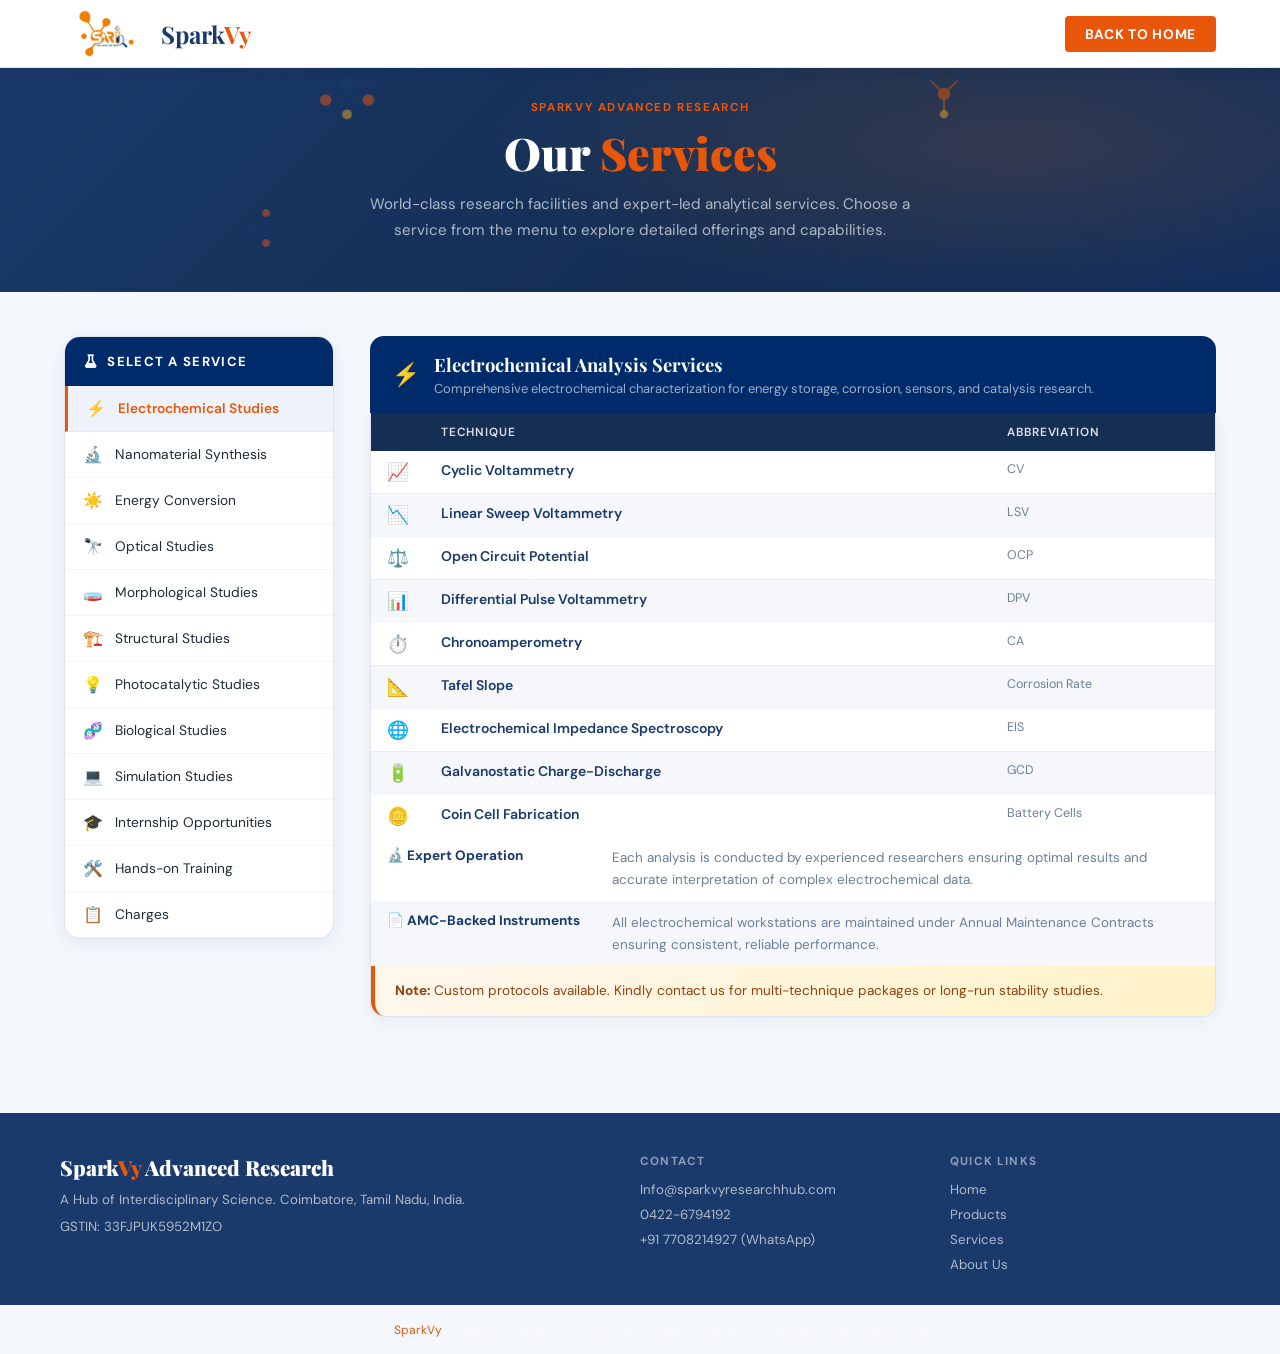
<file: services.html>
<!DOCTYPE html>
<html lang="en">
<head>
<meta charset="UTF-8">
<meta name="viewport" content="width=device-width, initial-scale=1.0">
<title>SparkVy – Services</title>
<link href="https://fonts.googleapis.com/css2?family=Playfair+Display:wght@400;700;900&family=DM+Sans:wght@300;400;500;600&display=swap" rel="stylesheet">
<link rel="stylesheet" href="https://cdnjs.cloudflare.com/ajax/libs/font-awesome/6.5.1/css/all.min.css">
<link href="assets/chem-fx.css" rel="stylesheet">
<style>
  :root {
    --navy: #1a3a6b; --deep: #142e54; --blue: #1a3a6b;
    --accent: #e8560a; --accent2: #f5a623; --light: #eef3fb;
    --white: #ffffff; --text: #1e2a3a; --muted: #6b7f99;
    --border: #dde4ef; --row-even: #f5f7fa;
  }
  * { margin:0; padding:0; box-sizing:border-box; }
  html { scroll-behavior:smooth; }
  body { font-family:'DM Sans',sans-serif; background:#f4f7fc; color:var(--text); }

  /* NAV */
  nav {
    position:fixed; top:0; left:0; right:0; z-index:100;
    background:white; display:flex; align-items:center; justify-content:space-between;
    padding:0 5%; height:68px;
    border-bottom:1px solid rgba(240,127,30,0.2);
    box-shadow:0 2px 12px rgba(0,0,0,0.06);
  }
  .nav-links { display:flex; gap:28px; align-items:center; }
  .nav-links a { color:var(--muted); text-decoration:none; font-size:0.86rem; font-weight:500; letter-spacing:0.05em; text-transform:uppercase; transition:color 0.3s; }
  .nav-links a:hover { color:var(--accent); }
  .nav-btn { background:var(--accent); color:#ffffff!important; padding:9px 20px; border-radius:4px; font-weight:700!important; }
  .nav-logo { display:flex; align-items:center; gap:12px; text-decoration:none; }
  .nav-logo img { height:48px; object-fit:contain; }
  .nav-brand { font-family:'Playfair Display',serif; font-size:1.5rem; font-weight:700; color:var(--navy); }
  .nav-brand span { color:var(--accent); }

  /* PAGE HEADER */
  .page-header {
    background:linear-gradient(135deg,var(--navy) 0%,var(--deep) 60%,#0f2d5e 100%);
    text-align:center;
    padding:100px 5% 48px; position:relative; overflow:hidden;
  }
  .page-header::before {
    content:''; position:absolute; inset:0;
    background:radial-gradient(ellipse 60% 80% at 80% 50%,rgba(240,127,30,0.15) 0%,transparent 70%);
  }
  .page-header-inner { max-width:1300px; margin:0 auto; position:relative; z-index:1; }
  .page-header h1 { font-family:'Playfair Display',serif; font-size:clamp(1.9rem,4vw,2.8rem); color:white; font-weight:900; margin-bottom:10px; }
  .page-header h1 em { color:var(--accent); font-style:normal; }
  .page-header p { color:rgba(255,255,255,0.65); font-size:0.95rem; max-width:540px; line-height:1.7; text-align:center; margin:0 auto; }

  /* LAYOUT */
  .services-layout {
    max-width:1300px; margin:0 auto;
    display:grid; grid-template-columns:270px 1fr;
    gap:36px; padding:44px 5% 60px;
  }

  /* SIDEBAR */
  .sidebar { position:sticky; top:82px; align-self:start; }
  .sidebar-inner { background:white; border-radius:16px; border:1px solid var(--border); overflow:hidden; box-shadow:0 4px 20px rgba(1, 42, 103, 0.07); }
  .sidebar-title {
    background:#002b6b; color:white; padding:16px 20px;
    font-weight:700; font-size:0.82rem; text-transform:uppercase; letter-spacing:0.1em;
    display:flex; align-items:center; gap:10px;
  }
  .sidebar-nav { list-style:none; }
  .sidebar-nav li a {
    display:flex; align-items:center; gap:12px;
    padding:12px 18px; font-size:0.86rem; color:var(--text);
    text-decoration:none; transition:all 0.2s;
    border-bottom:1px solid rgba(0,0,0,0.04);
  }
  .sidebar-nav li a:hover,
  .sidebar-nav li a.active {
    background:var(--light); color:var(--accent); font-weight:600;
    border-left:3px solid var(--accent);
  }
  .sidebar-nav li a .icon { font-size:1rem; width:20px; text-align:center; color:var(--accent); }

  /* CONTENT */
  .content-area { min-height:600px; }
  .service-section { display:none; }
  .service-section.active { display:block; animation:fadeIn 0.3s ease; }
  @keyframes fadeIn { from{opacity:0;transform:translateY(8px)} to{opacity:1;transform:translateY(0)} }

  /* SERVICE BLOCK */
  .service-block { margin-bottom:36px; }
  .service-block-header {
    display:flex; align-items:center; gap:14px;
    background:#002b6b; color:white;
    padding:16px 22px; border-radius:14px 14px 0 0;
  }
  .service-block-header .hicon { font-size:1.4rem; }
  .service-block-header h2 { font-family:'Playfair Display',serif; font-size:1.15rem; font-weight:700; }
  .service-block-header .intro { color:rgba(255,255,255,0.62); font-size:0.81rem; margin-top:3px; }

  /* TABLE WRAP */
  .table-wrap { background:white; border-radius:0 0 14px 14px; border:1px solid var(--border); border-top:none; overflow:hidden; box-shadow:0 4px 18px rgba(10,22,40,0.06); }

  table { width:100%; border-collapse:collapse; }
  thead tr { background:var(--deep); }
  thead th { color:rgba(255,255,255,0.85); font-size:0.74rem; text-transform:uppercase; letter-spacing:0.07em; padding:11px 16px; text-align:left; font-weight:600; }
  tbody tr:nth-child(even) { background:var(--row-even); }
  tbody tr:hover { background:#dde8fa; }
  tbody td { padding:10px 16px; font-size:0.875rem; color:var(--text); border-bottom:1px solid rgba(0,0,0,0.04); vertical-align:top; }
  tbody tr:last-child td { border-bottom:none; }

  .icon-cell { text-align:center; font-size:1.1rem; width:46px; }
  .tech-name { font-weight:600; color:var(--navy); }
  .tech-sub { font-size:0.78rem; color:var(--muted); margin-top:2px; }
  .code-cell { font-family:monospace; font-size:0.8rem; color:var(--blue); font-weight:700; white-space:nowrap; }
  .price { font-weight:600; color:var(--navy); }
  .contact-price { color:var(--muted); font-style:italic; font-size:0.82rem; }

  /* INFO TABLE (cards as rows) */
  .info-table td:first-child { font-weight:700; color:var(--navy); font-size:0.85rem; width:190px; white-space:nowrap; }
  .info-table td:last-child { color:var(--muted); font-size:0.84rem; line-height:1.65; }

  /* CHARGES SUB-HEADING */
  .charges-sub { background:var(--deep); color:rgba(255,255,255,0.88); padding:10px 18px; font-weight:700; font-size:0.88rem; }

  /* TAGS */
  .tag-list { display:flex; flex-wrap:wrap; gap:6px; margin-top:5px; }
  .tag { background:rgba(26,74,138,0.08); border:1px solid rgba(26,74,138,0.18); color:var(--blue); padding:3px 11px; border-radius:100px; font-size:0.74rem; font-weight:500; }

  /* NOTE BAR */
  .note-bar {
    background:linear-gradient(135deg,#fff7ed,#fef3c7);
    border-left:4px solid var(--accent);
    padding:14px 20px; font-size:0.85rem; color:#92400e; line-height:1.6;
  }
  .note-bar:last-child { border-radius:0 0 14px 14px; }

  /* FOOTER */
  footer {
    background:var(--blue); padding:40px 60px 24px;
    display:grid; grid-template-columns:2fr 1fr 1fr; gap:40px;
  }
  .footer-brand { font-family:'Playfair Display',serif; font-size:1.3rem; font-weight:900; color:#fff; margin-bottom:10px; }
  .footer-brand span { color:var(--accent); }
  footer p, footer a { font-size:0.83rem; color:rgba(255,255,255,0.65); text-decoration:none; display:block; margin-bottom:8px; }
  footer h4 { font-size:0.73rem; text-transform:uppercase; letter-spacing:0.1em; color:rgba(255,255,255,0.5); margin-bottom:12px; font-weight:700; }
  .footer-bottom { padding:16px 60px; text-align:center; border-top:1px solid rgba(255,255,255,0.1); font-size:0.75rem; color:rgba(255,255,255,0.35); background:rgba(255,255,255,0.03); }
  .footer-bottom span { color:var(--accent); }

  @media(max-width:768px){
    .services-layout{ grid-template-columns:1fr; }
    .sidebar{ position:static; }
    nav .nav-brand{ font-size:1.2rem; }
    nav { padding: 10px 4%; }
    .nav-logo img { height: 38px; }
    .nav-btn { padding: 7px 14px; font-size: 0.74rem; }
    footer { grid-template-columns:1fr; gap:24px; padding:32px 20px 20px; }
    .footer-bottom { padding:14px 20px; }
  }
</style>
</head>
<body>

<nav>
  <a href="index.html" class="nav-logo">
    <img src="images/logo.jpeg" loading="lazy">
    <div class="nav-brand">Spark<span>Vy</span></div>
  </a>
  <div class="nav-links">
    <a href="index.html" class="nav-btn">Back To Home </a>
  </div>
</nav>

<div class="page-header">
  <div class="chem-fx-layer"></div>
  <div class="page-header-inner reveal">
    <div style="font-size:0.72rem;font-weight:700;text-transform:uppercase;letter-spacing:0.14em;color:var(--accent);margin-bottom:8px;">SparkVy Advanced Research</div>
    <h1>Our <em>Services</em></h1>
    <p>World-class research facilities and expert-led analytical services. Choose a service from the menu to explore detailed offerings and capabilities.</p>
  </div>
</div>

<div class="services-layout">

  <!-- SIDEBAR -->
  <aside class="sidebar">
    <div class="sidebar-inner">
      <div class="sidebar-title"><i class="fas fa-flask"></i> Select a Service</div>
      <ul class="sidebar-nav">
        <li><a href="#" data-section="electrochemical" class="nav-item active"><span class="icon">⚡</span>Electrochemical Studies</a></li>
        <li><a href="#" data-section="nanomaterial" class="nav-item"><span class="icon">🔬</span>Nanomaterial Synthesis</a></li>
        <li><a href="#" data-section="energy" class="nav-item"><span class="icon">☀️</span>Energy Conversion</a></li>
        <li><a href="#" data-section="optical" class="nav-item"><span class="icon">🔭</span>Optical Studies</a></li>
        <li><a href="#" data-section="morphological" class="nav-item"><span class="icon">🧫</span>Morphological Studies</a></li>
        <li><a href="#" data-section="structural" class="nav-item"><span class="icon">🏗️</span>Structural Studies</a></li>
        <li><a href="#" data-section="photocatalytic" class="nav-item"><span class="icon">💡</span>Photocatalytic Studies</a></li>
        <li><a href="#" data-section="biological" class="nav-item"><span class="icon">🧬</span>Biological Studies</a></li>
        <li><a href="#" data-section="simulation" class="nav-item"><span class="icon">💻</span>Simulation Studies</a></li>
        <li><a href="#" data-section="internship" class="nav-item"><span class="icon">🎓</span>Internship Opportunities</a></li>
        <li><a href="#" data-section="training" class="nav-item"><span class="icon">🛠️</span>Hands-on Training</a></li>
        <li><a href="#" data-section="charges" class="nav-item"><span class="icon">📋</span>Charges</a></li>
      </ul>
    </div>
  </aside>

  <!-- CONTENT -->
  <main class="content-area">

    <!-- ══ 1. ELECTROCHEMICAL ══ -->
    <section id="electrochemical" class="service-section active">
      <div class="service-block">
        <div class="service-block-header">
          <span class="hicon">⚡</span>
          <div><h2>Electrochemical Analysis Services</h2>
          <div class="intro">Comprehensive electrochemical characterization for energy storage, corrosion, sensors, and catalysis research.</div></div>
        </div>
        <div class="table-wrap">
          <table>
            <thead><tr><th style="width:46px;"></th><th>Technique</th><th>Abbreviation</th></tr></thead>
            <tbody>
              <tr><td class="icon-cell">📈</td><td><div class="tech-name">Cyclic Voltammetry</div></td><td class="tech-sub">CV</td></tr>
              <tr><td class="icon-cell">📉</td><td><div class="tech-name">Linear Sweep Voltammetry</div></td><td class="tech-sub">LSV</td></tr>
              <tr><td class="icon-cell">⚖️</td><td><div class="tech-name">Open Circuit Potential</div></td><td class="tech-sub">OCP</td></tr>
              <tr><td class="icon-cell">📊</td><td><div class="tech-name">Differential Pulse Voltammetry</div></td><td class="tech-sub">DPV</td></tr>
              <tr><td class="icon-cell">⏱️</td><td><div class="tech-name">Chronoamperometry</div></td><td class="tech-sub">CA</td></tr>
              <tr><td class="icon-cell">📐</td><td><div class="tech-name">Tafel Slope</div></td><td class="tech-sub">Corrosion Rate</td></tr>
              <tr><td class="icon-cell">🌐</td><td><div class="tech-name">Electrochemical Impedance Spectroscopy</div></td><td class="tech-sub">EIS</td></tr>
              <tr><td class="icon-cell">🔋</td><td><div class="tech-name">Galvanostatic Charge-Discharge</div></td><td class="tech-sub">GCD</td></tr>
              <tr><td class="icon-cell">🪙</td><td><div class="tech-name">Coin Cell Fabrication</div></td><td class="tech-sub">Battery Cells</td></tr>
            </tbody>
          </table>
          <table class="info-table">
            <tbody>
              <tr><td>🔬 Expert Operation</td><td>Each analysis is conducted by experienced researchers ensuring optimal results and accurate interpretation of complex electrochemical data.</td></tr>
              <tr><td>📄 AMC-Backed Instruments</td><td>All electrochemical workstations are maintained under Annual Maintenance Contracts ensuring consistent, reliable performance.</td></tr>
            </tbody>
          </table>
          <div class="note-bar"><strong>Note:</strong> Custom protocols available. Kindly contact us for multi-technique packages or long-run stability studies.</div>
        </div>
      </div>
    </section>

    <!-- ══ 2. NANOMATERIAL ══ -->
    <section id="nanomaterial" class="service-section">
      <div class="service-block">
        <div class="service-block-header">
          <span class="hicon">🔬</span>
          <div><h2>Nanomaterial Synthesis Techniques</h2>
          <div class="intro">State-of-the-art synthesis capabilities for energy, biomedical, and environmental applications.</div></div>
        </div>
        <div class="table-wrap">
          <table>
            <thead><tr><th style="width:46px;"></th><th>Synthesis Method</th><th>Description</th></tr></thead>
            <tbody>
              <tr><td class="icon-cell">💧</td><td><div class="tech-name">Hydrothermal Synthesis</div></td><td class="tech-sub">Aqueous, high pressure</td></tr>
              <tr><td class="icon-cell">🧪</td><td><div class="tech-name">Solvothermal Synthesis</div></td><td class="tech-sub">Non-aqueous solvent</td></tr>
              <tr><td class="icon-cell">🧫</td><td><div class="tech-name">Sol-Gel Synthesis</div></td><td class="tech-sub">Wet chemistry route</td></tr>
              <tr><td class="icon-cell">🌿</td><td><div class="tech-name">Green Synthesis</div></td><td class="tech-sub">Eco-friendly route</td></tr>
              <tr><td class="icon-cell">⚗️</td><td><div class="tech-name">Co-Precipitation</div></td><td class="tech-sub">Chemical precipitation</td></tr>
              <tr><td class="icon-cell">☀️</td><td><div class="tech-name">DSSC / Perovskite Solar Cell Fabrication</div></td><td class="tech-sub">Solar devices</td></tr>
            </tbody>
          </table>
          <table class="info-table">
            <tbody>
              <tr><td>🎯 Applications</td><td>Synthesized materials serve energy storage, solar cells, photocatalysis, water treatment, biomedical, and sensor applications.</td></tr>
              <tr><td>📦 Output</td><td>Well-characterized nanomaterials with confirmed phase purity, morphology, and functional properties ready for downstream characterization.</td></tr>
            </tbody>
          </table>
        </div>
      </div>
    </section>

    <!-- ══ 3. ENERGY ══ -->
    <section id="energy" class="service-section">
      <div class="service-block">
        <div class="service-block-header">
          <span class="hicon">☀️</span>
          <div><h2>Energy Conversion Application</h2>
          <div class="intro">Specialized testing and characterization for solar cells, photovoltaic devices, and light-harvesting materials.</div></div>
        </div>
        <div class="table-wrap">
          <table>
            <thead><tr><th style="width:46px;"></th><th>Technique</th><th>Abbreviation</th></tr></thead>
            <tbody>
              <tr><td class="icon-cell">📈</td><td><div class="tech-name">Current–Voltage Characteristics</div></td><td class="tech-sub">I-V Curves (Solar Cells)</td></tr>
              <tr><td class="icon-cell">🌈</td><td><div class="tech-name">Incident Photon-Current Efficiency</div></td><td class="tech-sub">IPCE / EQE</td></tr>
            </tbody>
          </table>
          <table class="info-table">
            <tbody>
              <tr><td>🔆 Applications</td><td>Ideal for DSSC, perovskite solar cells, OPV, and other next-generation photovoltaic device characterization. Provides power conversion efficiency, fill factor, Voc, and Jsc parameters.</td></tr>
            </tbody>
          </table>
        </div>
      </div>
    </section>

    <!-- ══ 4. OPTICAL ══ -->
    <section id="optical" class="service-section">
      <div class="service-block">
        <div class="service-block-header">
          <span class="hicon">🔭</span>
          <div><h2>Optical Characterization</h2>
          <div class="intro">Advanced optical spectroscopy to determine bandgap, optical transitions, luminescence properties, and electronic structure.</div></div>
        </div>
        <div class="table-wrap">
          <table>
            <thead><tr><th style="width:46px;"></th><th>Technique</th><th>Abbreviation</th></tr></thead>
            <tbody>
              <tr><td class="icon-cell">🌊</td><td><div class="tech-name">UV-Visible Spectrophotoscopy</div></td><td class="tech-sub">UV-Vis (Liquid &amp; Film)</td></tr>
              <tr><td class="icon-cell">✨</td><td><div class="tech-name">Photoluminescence Spectrophotoscopy</div></td><td class="tech-sub">PL Spectroscopy</td></tr>
            </tbody>
          </table>
          <table class="info-table">
            <tbody>
              <tr><td>📊 UV-Vis Analysis</td><td>Absorption spectra for bandgap determination (Tauc plot), optical transmittance, and surface plasmon resonance studies in both liquid samples and thin films.</td></tr>
              <tr><td>💫 PL Analysis</td><td>Emission spectra for defect characterization, quantum yield estimation, carrier recombination dynamics, and fluorescence lifetime studies.</td></tr>
            </tbody>
          </table>
        </div>
      </div>
    </section>

    <!-- ══ 5. MORPHOLOGICAL ══ -->
    <section id="morphological" class="service-section">
      <div class="service-block">
        <div class="service-block-header">
          <span class="hicon">🧫</span>
          <div><h2>Morphological Characterization</h2>
          <div class="intro">High-resolution imaging to reveal surface morphology, particle size, nanostructure dimensions, and elemental composition.</div></div>
        </div>
        <div class="table-wrap">
          <table>
            <thead><tr><th style="width:46px;"></th><th>Technique</th><th>Abbreviation</th></tr></thead>
            <tbody>
              <tr><td class="icon-cell">🔍</td><td><div class="tech-name">Field Emission Scanning Electron Microscopy</div></td><td class="tech-sub">FE-SEM + EDX</td></tr>
              <tr><td class="icon-cell">🔬</td><td><div class="tech-name">High-Resolution Transmission Electron Microscopy</div></td><td class="tech-sub">HR-TEM + SAED</td></tr>
              <tr><td class="icon-cell">📐</td><td><div class="tech-name">Atomic Force Microscopy</div></td><td class="tech-sub">AFM (topography &amp; roughness)</td></tr>
            </tbody>
          </table>
          <table class="info-table">
            <tbody>
              <tr><td>🔎 FE-SEM Capabilities</td><td>Sub-nanometer resolution imaging with EDX mapping for elemental analysis. Ideal for nanoparticle morphology, thin film cross-sections, and surface features.</td></tr>
              <tr><td>⚛️ HR-TEM Capabilities</td><td>Atomic-resolution imaging for lattice fringe analysis, SAED for crystal structure, and nanostructure dimensional measurements at sub-angstrom scale.</td></tr>
            </tbody>
          </table>
        </div>
      </div>
    </section>

    <!-- ══ 6. STRUCTURAL ══ -->
    <section id="structural" class="service-section">
      <div class="service-block">
        <div class="service-block-header">
          <span class="hicon">🏗️</span>
          <div><h2>Structural Characterization</h2>
          <div class="intro">Crystal structure determination and molecular vibration analysis for phase identification, crystallinity, and bonding studies.</div></div>
        </div>
        <div class="table-wrap">
          <table>
            <thead><tr><th style="width:46px;"></th><th>Technique</th><th>Abbreviation</th></tr></thead>
            <tbody>
              <tr><td class="icon-cell">📡</td><td><div class="tech-name">X-Ray Diffractometer</div></td><td class="tech-sub">PXRD – Phase analysis</td></tr>
              <tr><td class="icon-cell">🌀</td><td><div class="tech-name">Raman Spectrophotoscopy</div></td><td class="tech-sub">Raman – Molecular vibrations</td></tr>
            </tbody>
          </table>
          <table class="info-table">
            <tbody>
              <tr><td>📊 XRD Analysis</td><td>Phase identification, crystallite size (Scherrer equation), lattice parameter calculation, strain analysis, and qualitative/quantitative phase analysis using JCPDS database.</td></tr>
              <tr><td>🔬 Raman Analysis</td><td>Molecular fingerprinting, phonon modes, defect density analysis in carbon materials (D/G ratio), and stress characterization in semiconductors.</td></tr>
            </tbody>
          </table>
        </div>
      </div>
    </section>

    <!-- ══ 7. PHOTOCATALYTIC ══ -->
    <section id="photocatalytic" class="service-section">
      <div class="service-block">
        <div class="service-block-header">
          <span class="hicon">💡</span>
          <div><h2>Photocatalytic Studies</h2>
          <div class="intro">Comprehensive photocatalytic performance evaluation for environmental remediation and water purification applications.</div></div>
        </div>
        <div class="table-wrap">
          <table>
            <thead><tr><th style="width:46px;"></th><th>Study Type</th><th>Details</th></tr></thead>
            <tbody>
              <tr><td class="icon-cell">🎨</td><td><div class="tech-name">Dye Degradation Studies</div></td><td class="tech-sub">MB, MO, RhB &amp; more</td></tr>
              <tr><td class="icon-cell">💧</td><td><div class="tech-name">Waste-Water Treatment / Purification</div></td><td class="tech-sub">Industrial effluents</td></tr>
            </tbody>
          </table>
          <table class="info-table">
            <tbody>
              <tr><td>🌿 Environmental Impact</td><td>Evaluation of photocatalytic degradation efficiency under UV and visible light irradiation. Kinetic modelling (pseudo-first order), TOC measurements, and reusability studies included on request.</td></tr>
            </tbody>
          </table>
        </div>
      </div>
    </section>

    <!-- ══ 8. BIOLOGICAL ══ -->
    <section id="biological" class="service-section">
      <div class="service-block">
        <div class="service-block-header">
          <span class="hicon">🧬</span>
          <div><h2>Biological Studies</h2>
          <div class="intro">Cutting-edge in-vitro and in-vivo biological assays for nanomaterial biocompatibility, drug testing, and life sciences research.</div></div>
        </div>
        <div class="table-wrap">
          <table>
            <thead><tr><th style="width:46px;"></th><th>Study / Assay</th><th>Method / Notes</th></tr></thead>
            <tbody>
              <tr><td class="icon-cell">🧪</td><td><div class="tech-name">In-vitro Cyto-toxicity Studies</div></td><td class="tech-sub">MTT / Cell viability</td></tr>
              <tr><td class="icon-cell">🩹</td><td><div class="tech-name">In-vitro Wound Scratch Study</div></td><td class="tech-sub">Cell migration assay</td></tr>
              <tr><td class="icon-cell">🎗️</td><td><div class="tech-name">In-vitro Anti-cancer Studies</div></td><td class="tech-sub">IC50 determination</td></tr>
              <tr><td class="icon-cell">🐟</td><td><div class="tech-name">Cancer Studies – Zebrafish Model</div></td><td class="tech-sub">In-vivo zebrafish</td></tr>
              <tr><td class="icon-cell">💊</td><td><div class="tech-name">Drugs and Chemicals Testing</div></td><td class="tech-sub">Safety &amp; efficacy</td></tr>
              <tr><td class="icon-cell">🫀</td><td><div class="tech-name">Tissue &amp; Organs</div></td><td class="tech-sub">Histopathology</td></tr>
              <tr><td class="icon-cell">🧠</td><td><div class="tech-name">Nanomaterials in Metabolism, Brain Cells</div></td><td class="tech-sub">Neurological effects</td></tr>
              <tr><td class="icon-cell">🌱</td><td><div class="tech-name">Biology in Growth and Development</div></td><td class="tech-sub">Growth studies</td></tr>
              <tr><td class="icon-cell">🔴</td><td><div class="tech-name">Apoptosis Assay</div></td><td class="tech-sub">Staining Method</td></tr>
              <tr><td class="icon-cell">🦠</td><td><div class="tech-name">Antimicrobial Activity</div></td><td class="tech-sub">MIC / Zone of inhibition</td></tr>
              <tr><td class="icon-cell">🛡️</td><td><div class="tech-name">Antioxidant Activity</div></td><td class="tech-sub">DPPH / ABTS assay</td></tr>
            </tbody>
          </table>
          <div class="note-bar"><strong>Ethics Note:</strong> All biological studies are conducted following standard ethical protocols. Zebrafish model studies comply with institutional animal ethics guidelines.</div>
        </div>
      </div>
    </section>

    <!-- ══ 9. SIMULATION ══ -->
    <section id="simulation" class="service-section">
      <div class="service-block">
        <div class="service-block-header">
          <span class="hicon">💻</span>
          <div><h2>Computational Simulation Studies</h2>
          <div class="intro">Advanced computational modelling for molecular interactions, protein-ligand binding, and quantum mechanical simulations.</div></div>
        </div>
        <div class="table-wrap">
          <table>
            <thead><tr><th style="width:46px;"></th><th>Simulation Type</th><th>Tools / Platform</th></tr></thead>
            <tbody>
              <tr><td class="icon-cell">🔗</td><td><div class="tech-name">Molecular Docking Studies</div></td><td class="tech-sub">Protein-ligand docking</td></tr>
              <tr><td class="icon-cell">🌊</td><td><div class="tech-name">Molecular Dynamics Simulation</div></td><td class="tech-sub">MD – GROMACS / AMBER</td></tr>
              <tr><td class="icon-cell">⚛️</td><td><div class="tech-name">DFT Analysis for Small Molecules</div></td><td class="tech-sub">Gaussian Software</td></tr>
              <tr><td class="icon-cell">🔄</td><td><div class="tech-name">QM/MM Analysis</div></td><td class="tech-sub">Quantum Mechanics / Molecular Mechanics</td></tr>
              <tr><td class="icon-cell">📊</td><td><div class="tech-name">Binding Free Energy Analysis</div></td><td class="tech-sub">Protein-Ligand Complexes (MM-PBSA)</td></tr>
            </tbody>
          </table>
          <table class="info-table">
            <tbody>
              <tr><td>🖥️ Software Platforms</td><td>Gaussian, AutoDock Vina, GROMACS, AMBER, VMD, Discovery Studio, and other industry-standard computational chemistry tools.</td></tr>
              <tr><td>🎯 Applications</td><td>Drug discovery, enzyme mechanism elucidation, material property prediction, and nanotoxicology screening for pharmaceutical and biomedical research.</td></tr>
            </tbody>
          </table>
        </div>
      </div>
    </section>

    <!-- ══ 10. INTERNSHIP ══ -->
    <section id="internship" class="service-section">
      <div class="service-block">
        <div class="service-block-header">
          <span class="hicon">🎓</span>
          <div><h2>Research Internship Programs</h2>
          <div class="intro">Immersive research internship focused on nanomaterials and electrochemistry with Scopus publication outcome.</div></div>
        </div>
        <div class="table-wrap">
          <table>
            <thead><tr><th>Program</th><th>Focus Areas</th><th>Outcomes</th></tr></thead>
            <tbody>
              <tr>
                <td><div class="tech-name">6/3 Month Advanced Research Internship</div><div class="tech-sub">Hands-on with advanced lab instruments alongside experienced researchers</div></td>
                <td><div class="tag-list"><span class="tag">🔬 Nanomaterials</span><span class="tag">⚡ Electrochemistry</span></div></td>
                <td><div class="tag-list"><span class="tag">📄 Scopus Publication</span><span class="tag">🏆 Certificate</span></div></td>
              </tr>
            </tbody>
          </table>
          <table class="info-table">
            <tbody>
              <tr><td>📋 Outcome</td><td>Participants receive an official certificate of completion and co-authorship in a Scopus-indexed research publication — a powerful addition to any academic or professional profile.</td></tr>
              <tr><td>🎓 Eligibility</td><td>Open to UG/PG Graduates or final year students from Science and Engineering disciplines. No prior advanced research experience required.</td></tr>
            </tbody>
          </table>
          <table>
            <thead><tr><th colspan="2">Why Choose SparkVy for Internships?</th></tr></thead>
            <tbody>
              <tr><td class="icon-cell">🔬</td><td><strong>Real-time Lab Exposure</strong> — Hands-on access to advanced instruments including FE-SEM, HR-TEM, XRD, electrochemical workstations, and more.</td></tr>
              <tr><td class="icon-cell">👩‍🔬</td><td><strong>Industry-Recognized Mentors</strong> — Learn directly from experienced scientists and researchers with strong publication and industry credentials.</td></tr>
              <tr><td class="icon-cell">⚗️</td><td><strong>Hands-on Synthesis &amp; Testing</strong> — Participate in full research cycles: synthesis, characterization, analysis, and manuscript preparation.</td></tr>
              <tr><td class="icon-cell">📚</td><td><strong>Ideal for Final Year Students</strong> — Perfect for Final Year Project (FYP), Postgraduate dissertations, and PhD aspirants building a research foundation.</td></tr>
            </tbody>
          </table>
        </div>
      </div>
    </section>

    <!-- ══ 11. TRAINING ══ -->
    <section id="training" class="service-section">
      <div class="service-block">
        <div class="service-block-header">
          <span class="hicon">🛠️</span>
          <div><h2>Short-Term Skill Accelerator Workshops</h2>
          <div class="intro">Structured short-term workshops to build practical research skills for students and early-career researchers.</div></div>
        </div>
        <div class="table-wrap">
          <table>
            <thead><tr><th style="width:46px;"></th><th>Workshop Module</th><th>Category</th></tr></thead>
            <tbody>
              <tr><td class="icon-cell">⚖️</td><td><div class="tech-name">Research Ethics &amp; Lab Safety Procedures</div></td><td class="tech-sub">Foundation Module</td></tr>
              <tr><td class="icon-cell">📖</td><td><div class="tech-name">Literature Survey &amp; Review Article Writing</div></td><td class="tech-sub">Academic Writing</td></tr>
              <tr><td class="icon-cell">⚡</td><td><div class="tech-name">Electrochemical Analysis</div></td><td class="tech-sub">Practical Workshop</td></tr>
              <tr><td class="icon-cell">📊</td><td><div class="tech-name">Interpretation of XRD, UV, PL, FESEM, HRTEM, XPS and BET</div></td><td class="tech-sub">Data Analysis Skills</td></tr>
              <tr><td class="icon-cell">🧪</td><td><div class="tech-name">Nanomaterial Synthesis Techniques</div></td><td class="tech-sub">Practical Synthesis</td></tr>
            </tbody>
          </table>
          <table class="info-table">
            <tbody>
              <tr><td>🎯 Who Should Attend</td><td>UG/PG students, research scholars, and faculty members looking to upskill in materials characterization, electrochemistry, and scientific writing.</td></tr>
              <tr><td>📜 Certificate</td><td>Participants receive a certificate of completion for each workshop module attended, strengthening their academic and professional profiles.</td></tr>
            </tbody>
          </table>
        </div>
      </div>
    </section>

    <!-- ══ 12. CHARGES ══ -->
    <section id="charges" class="service-section">
      <div class="service-block">
        <div class="service-block-header">
          <span class="hicon">📋</span>
          <div><h2>Service Charges</h2>
          <div class="intro">Transparent pricing for all analytical services. Academic and industrial rates available.</div></div>
        </div>
        <div class="table-wrap">

          <div class="charges-sub">⚡ Supercapacitor Applications</div>
          <table>
            <thead><tr><th>A. Code</th><th>Analysis</th><th>Academic (INR)</th><th>Industry (INR)</th></tr></thead>
            <tbody>
              <tr><td class="code-cell">SAN01</td><td>Cyclic Voltammetry (10 Scan Rates)</td><td class="price">₹500</td><td class="price">₹1,000</td></tr>
              <tr><td class="code-cell">SAN02</td><td>Linear Sweep Voltammetry (LSV)</td><td class="price">₹200</td><td class="price">₹400</td></tr>
              <tr><td class="code-cell">SAN03</td><td>Galvanostatic Charge-Discharge (6 Current Density)</td><td class="price">₹500</td><td class="price">₹1,000</td></tr>
              <tr><td class="code-cell">SAN04</td><td>Chronoamperometry</td><td class="price">₹600/hour</td><td class="price">₹400</td></tr>
              <tr><td class="code-cell">SAN05</td><td>Electrochemical Impedance Spectroscopy (EIS)</td><td class="price">₹300</td><td class="price">₹600</td></tr>
              <tr><td class="code-cell">SAN06</td><td>Tafel Slope</td><td class="price">₹300</td><td class="price">₹600</td></tr>
              <tr><td class="code-cell">SAN07</td><td>Differential Pulse Voltammetry (DPV)</td><td class="price">₹300</td><td class="price">₹600</td></tr>
              <tr><td class="code-cell">SAN08</td><td>Electrode Preparation</td><td class="price">₹100</td><td class="price">₹200</td></tr>
              <tr><td class="code-cell">SAN09</td><td>Charge-Discharge Cycles (5000 Cycles)</td><td class="price">₹2,000</td><td class="price">₹4,000</td></tr>
              <tr><td class="code-cell">SAN10</td><td>Open Circuit Potential</td><td class="price">₹50</td><td class="price">₹100</td></tr>
              <tr><td class="code-cell">SAN11</td><td>Coin Cell Fabrication</td><td class="price">₹100</td><td class="price">₹200</td></tr>
              <tr><td class="code-cell">SAN12</td><td>UV-Visible Spectrophotometer (Liquid, Film)</td><td class="price">₹200</td><td class="price">₹500</td></tr>
            </tbody>
          </table>

          <div class="charges-sub">🧪 Materials Synthesis</div>
          <table>
            <thead><tr><th>S. Code</th><th>Synthesis Method</th><th>Academic (INR)</th><th>Industry (INR)</th></tr></thead>
            <tbody>
              <tr><td class="code-cell">SN01</td><td>Sol-Gel</td><td class="price">₹500</td><td class="price">₹1,000</td></tr>
              <tr><td class="code-cell">SN02</td><td>Hydrothermal</td><td class="price">₹300/hour</td><td class="price">₹400</td></tr>
              <tr><td class="code-cell">SN03</td><td>Solvothermal</td><td class="price">₹500</td><td class="price">₹1,000</td></tr>
              <tr><td class="code-cell">SN04</td><td>Co-Precipitation</td><td class="price">₹200</td><td class="price">₹400</td></tr>
              <tr><td class="code-cell">SN05</td><td>Green Synthesis</td><td class="price">₹300</td><td class="price">₹600</td></tr>
              <tr><td class="code-cell">SN06</td><td>DSSC / Perovskite Solar Cell Fabrication</td><td class="price">₹500</td><td class="price">₹400</td></tr>
            </tbody>
          </table>

          <div class="charges-sub">🔬 Other Characterization Facilities</div>
          <table>
            <thead><tr><th>C-Code</th><th>Characterization Technique</th><th colspan="2" style="text-align:center;">Pricing</th></tr></thead>
            <tbody>
              <tr><td class="code-cell">CR01</td><td>Powder X-Ray Diffractometer (PXRD)</td><td colspan="2" class="contact-price">Contact for rates</td></tr>
              <tr><td class="code-cell">CR02</td><td>FTIR</td><td colspan="2" class="contact-price">Contact for rates</td></tr>
              <tr><td class="code-cell">CR03</td><td>Field Emission Scanning Electron Microscope (FESEM)</td><td colspan="2" class="contact-price">Contact for rates</td></tr>
              <tr><td class="code-cell">CR04</td><td>TGA-DSC</td><td colspan="2" class="contact-price">Contact for rates</td></tr>
              <tr><td class="code-cell">CR05</td><td>UV-DRS</td><td colspan="2" class="contact-price">Contact for rates</td></tr>
              <tr><td class="code-cell">CR06</td><td>HR-TEM</td><td colspan="2" class="contact-price">Contact for rates</td></tr>
              <tr><td class="code-cell">CR07</td><td>BET</td><td colspan="2" class="contact-price">Contact for rates</td></tr>
              <tr><td class="code-cell">CR08</td><td>XPS</td><td colspan="2" class="contact-price">Contact for rates</td></tr>
            </tbody>
          </table>

          <div class="note-bar">
            <strong>Note:</strong> All prices are in Indian Rupees (INR). GST applicable as per government regulations. GSTIN: 33FJPUK5952M1ZO. Contact us at <strong>Info@sparkvyresearchhub.com</strong> or <strong>+91 7708214927</strong> for customized package rates and bulk discounts.
          </div>
        </div>
      </div>
    </section>

  </main>
</div>

<footer class="reveal">
  <div>
    <div class="footer-brand">Spark<span>Vy</span> Advanced Research</div>
    <p>A Hub of Interdisciplinary Science. Coimbatore, Tamil Nadu, India.</p>
    <p style="margin-top:10px;">GSTIN: 33FJPUK5952M1ZO</p>
  </div>
  <div>
    <h4>Contact</h4>
    <a href="mailto:Info@sparkvyresearchhub.com">Info@sparkvyresearchhub.com</a>
    <a href="tel:04226794192">0422-6794192</a>
    <a>+91 7708214927 (WhatsApp)</a>
  </div>
  <div>
    <h4>Quick Links</h4>
    <a href="index.html">Home</a>
    <a href="products.html">Products</a>
    <a href="services.html">Services</a>
    <a href="index.html#about">About Us</a>
  </div>
</footer>
<div class="footer-bottom">© 2025 <span>SparkVy</span> Advanced Research &amp; Innovations. All rights reserved. | Coimbatore, Tamil Nadu, India.</div>

<script>
  function activateSection(id) {
    document.querySelectorAll('.service-section').forEach(s => s.classList.remove('active'));
    document.querySelectorAll('.nav-item').forEach(a => a.classList.remove('active'));
    const section = document.getElementById(id);
    const navItem = document.querySelector(`[data-section="${id}"]`);
    if (section) section.classList.add('active');
    if (navItem) navItem.classList.add('active');
    window.scrollTo({ top: 0, behavior: 'smooth' });
  }

  document.querySelectorAll('.nav-item').forEach(link => {
    link.addEventListener('click', function(e) {
      e.preventDefault();
      activateSection(this.getAttribute('data-section'));
    });
  });
</script>

<script src="assets/chem-fx.js"></script>
<script>
  chemInjectFx('.page-header .chem-fx-layer', { molecules: 3, bubbles: 6 });
</script>
</body>
</html>
</file>
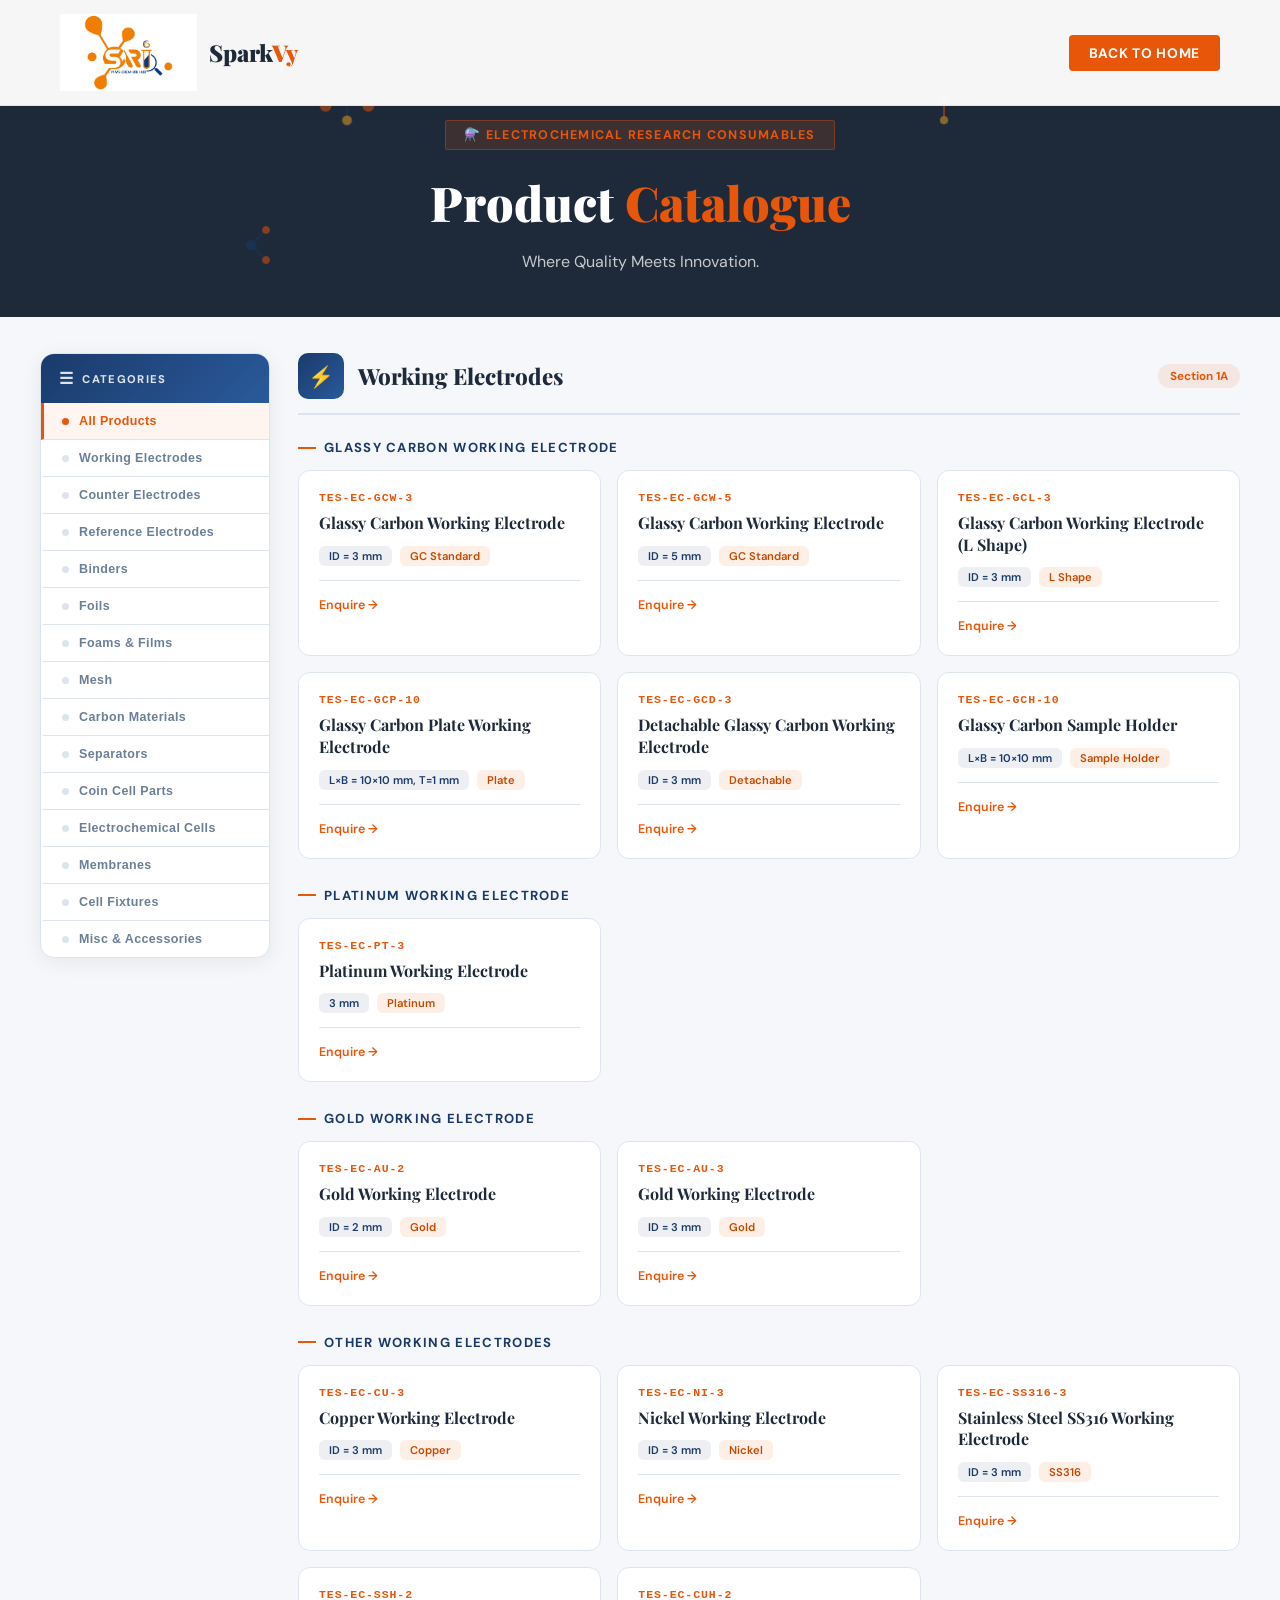
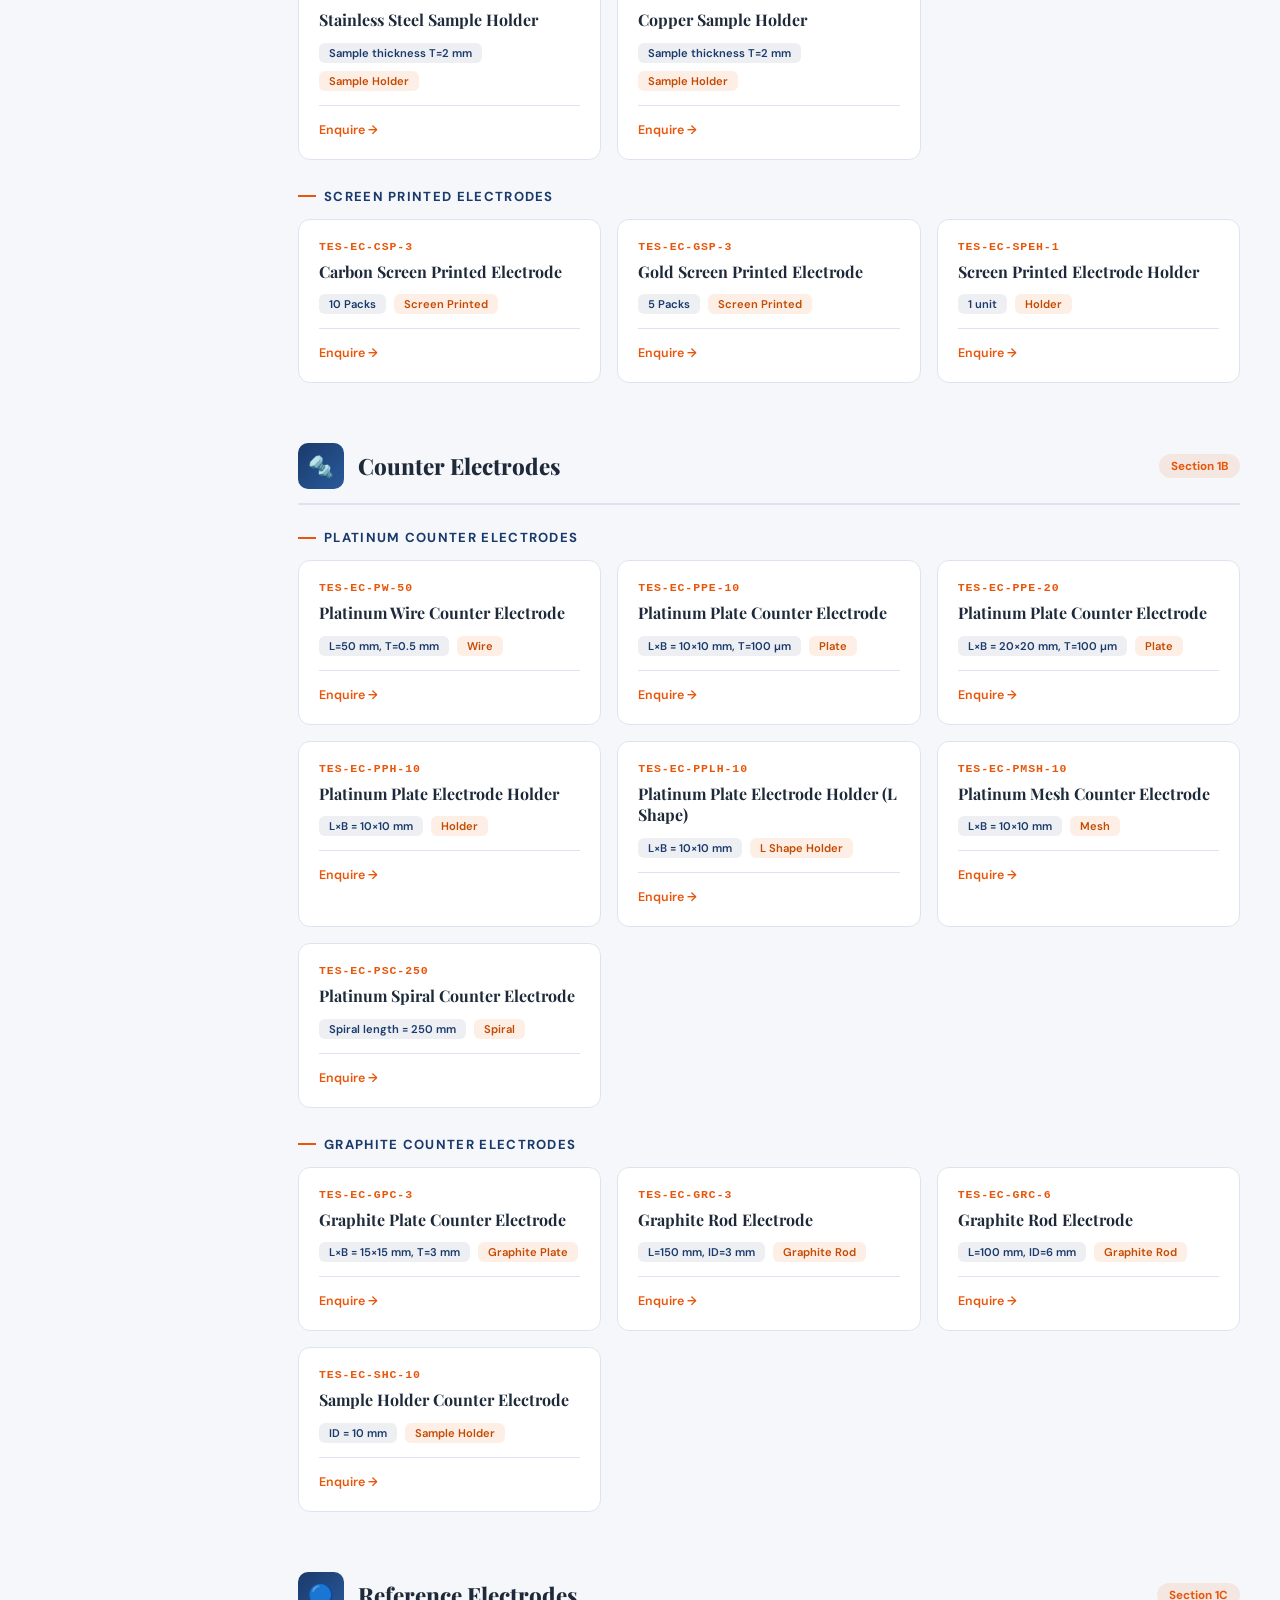
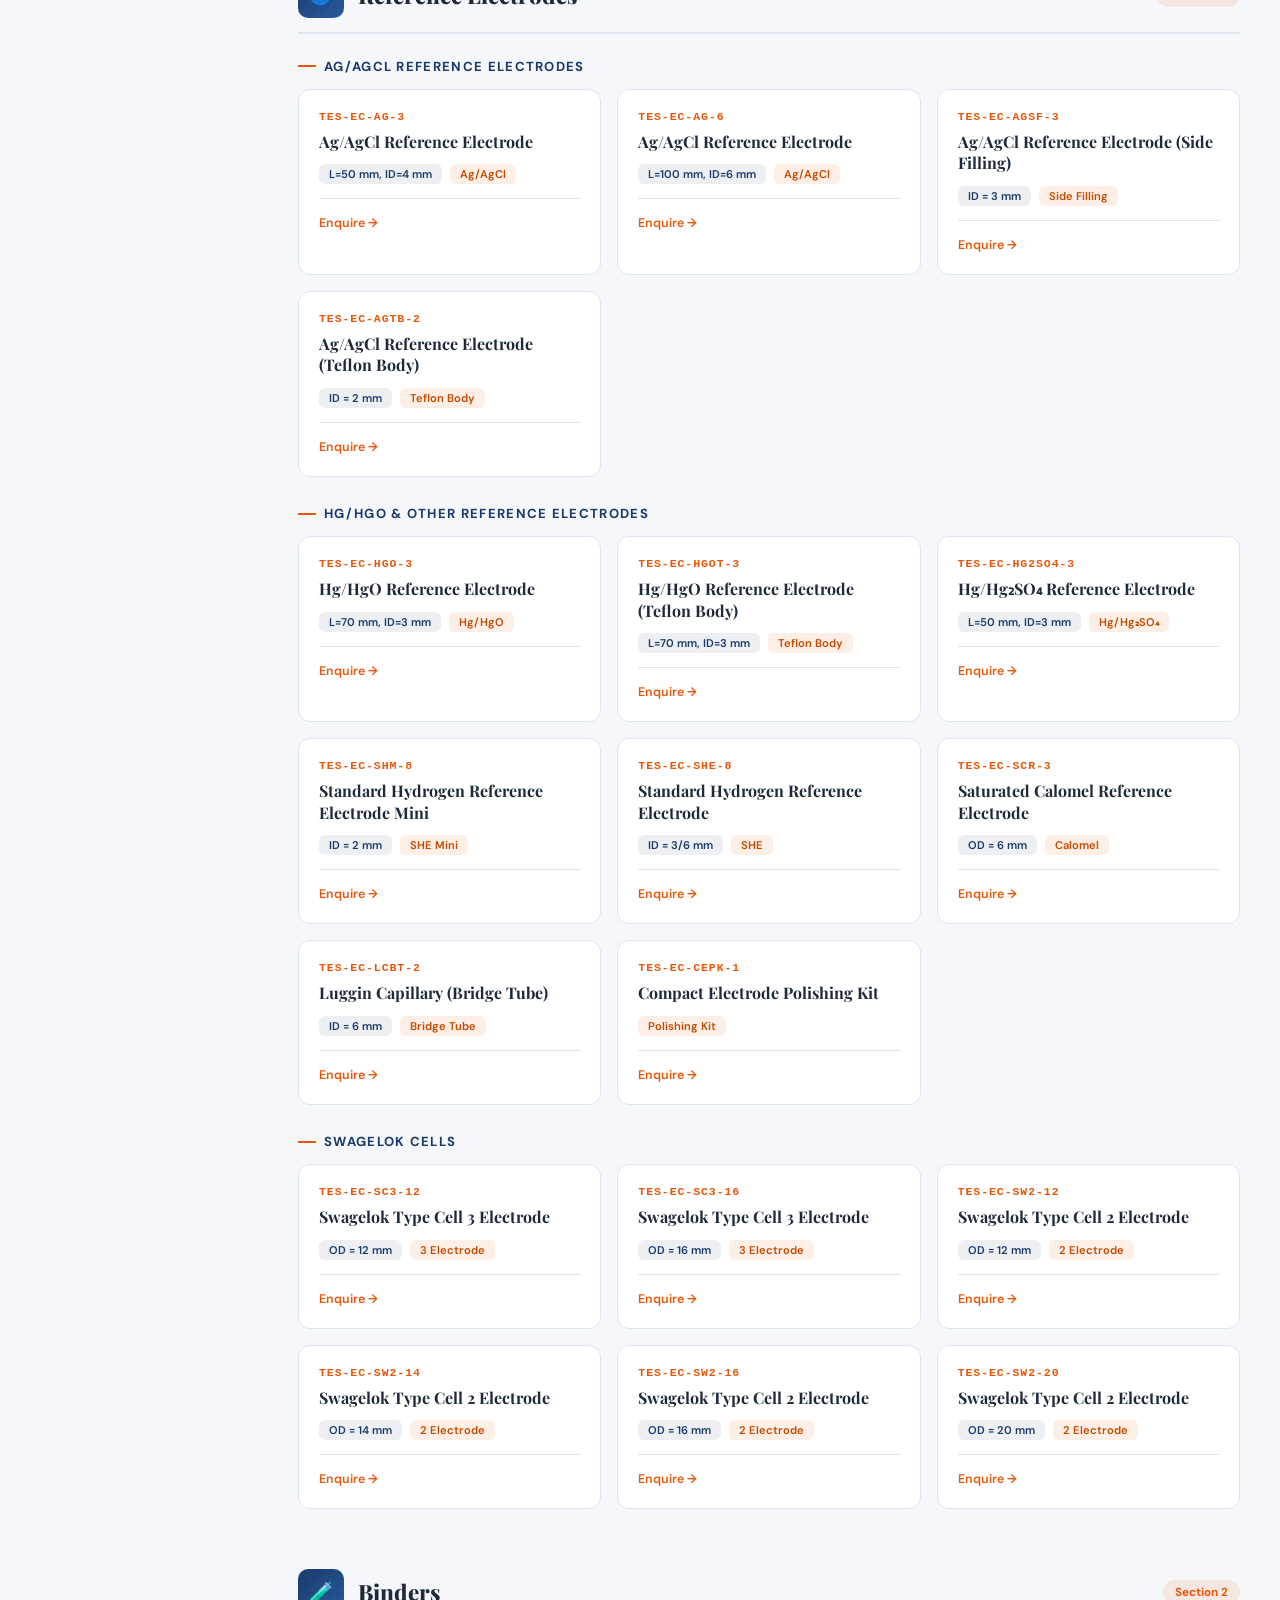
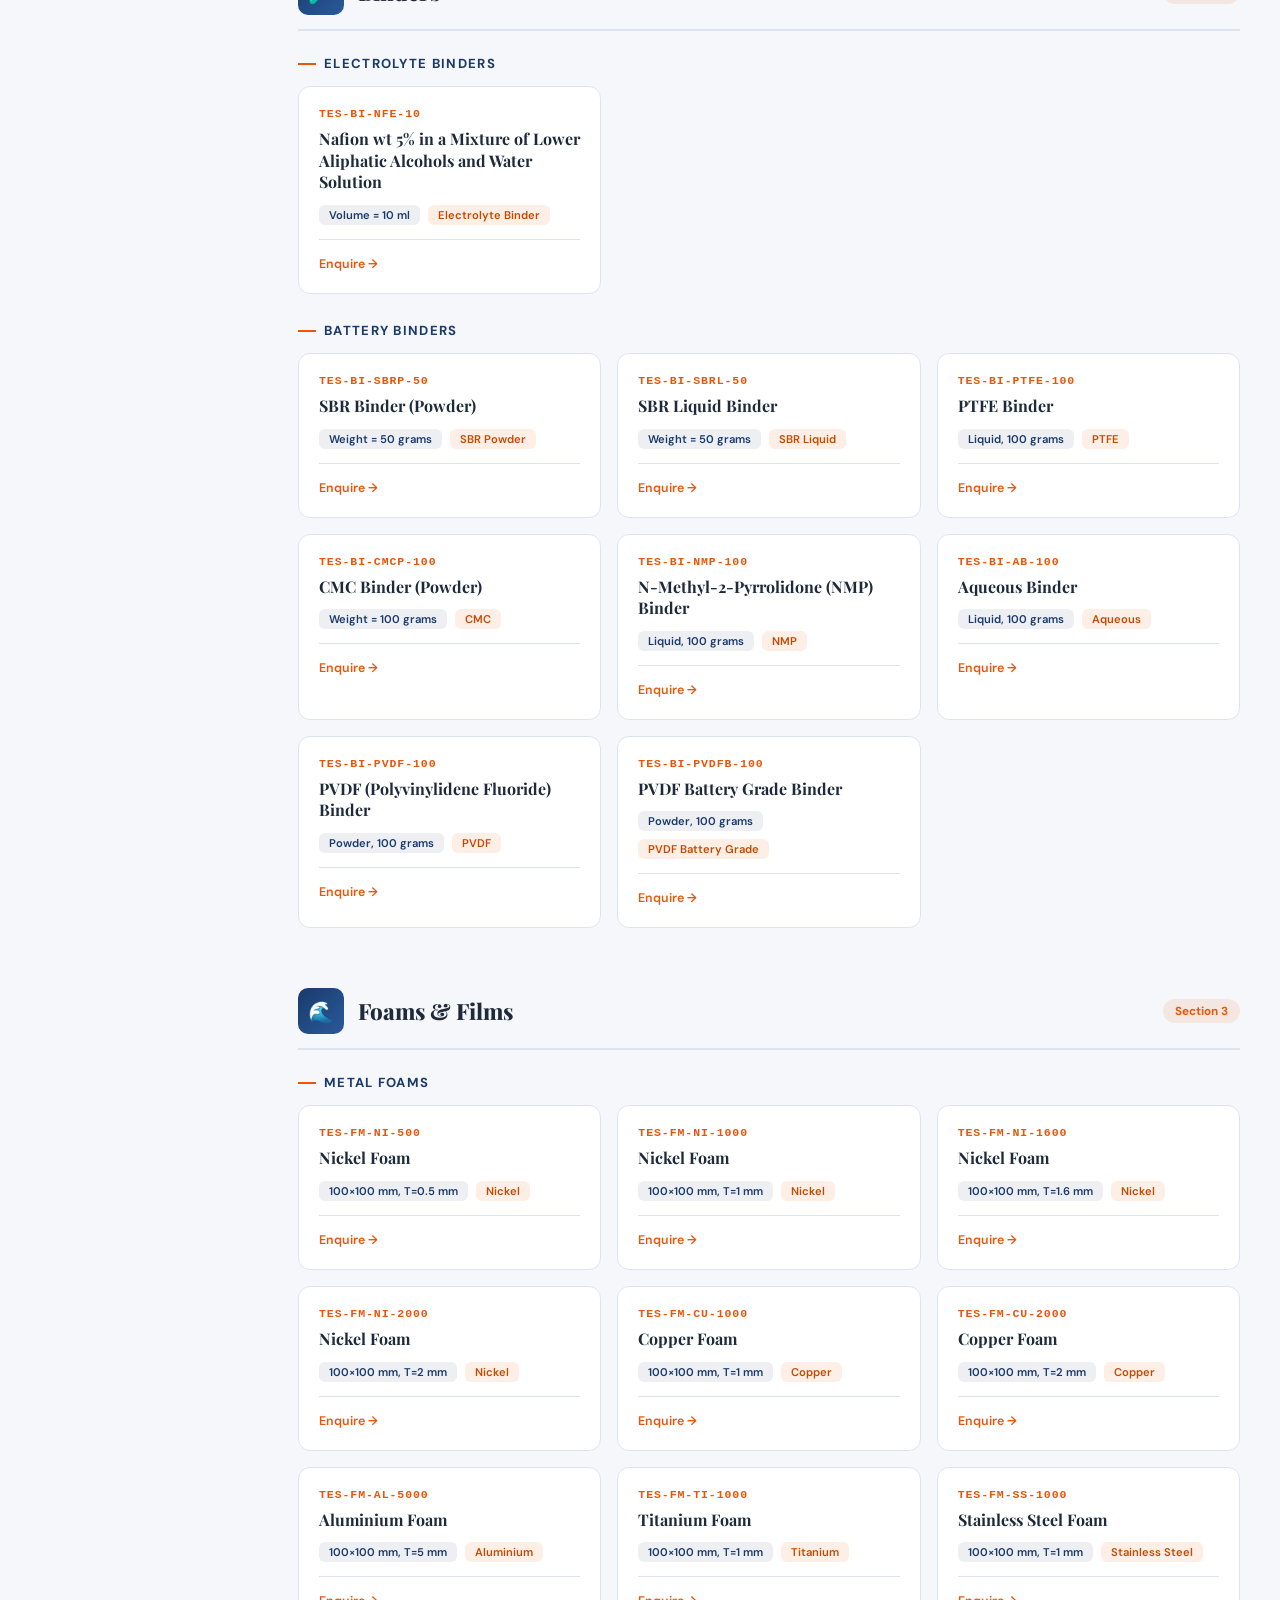
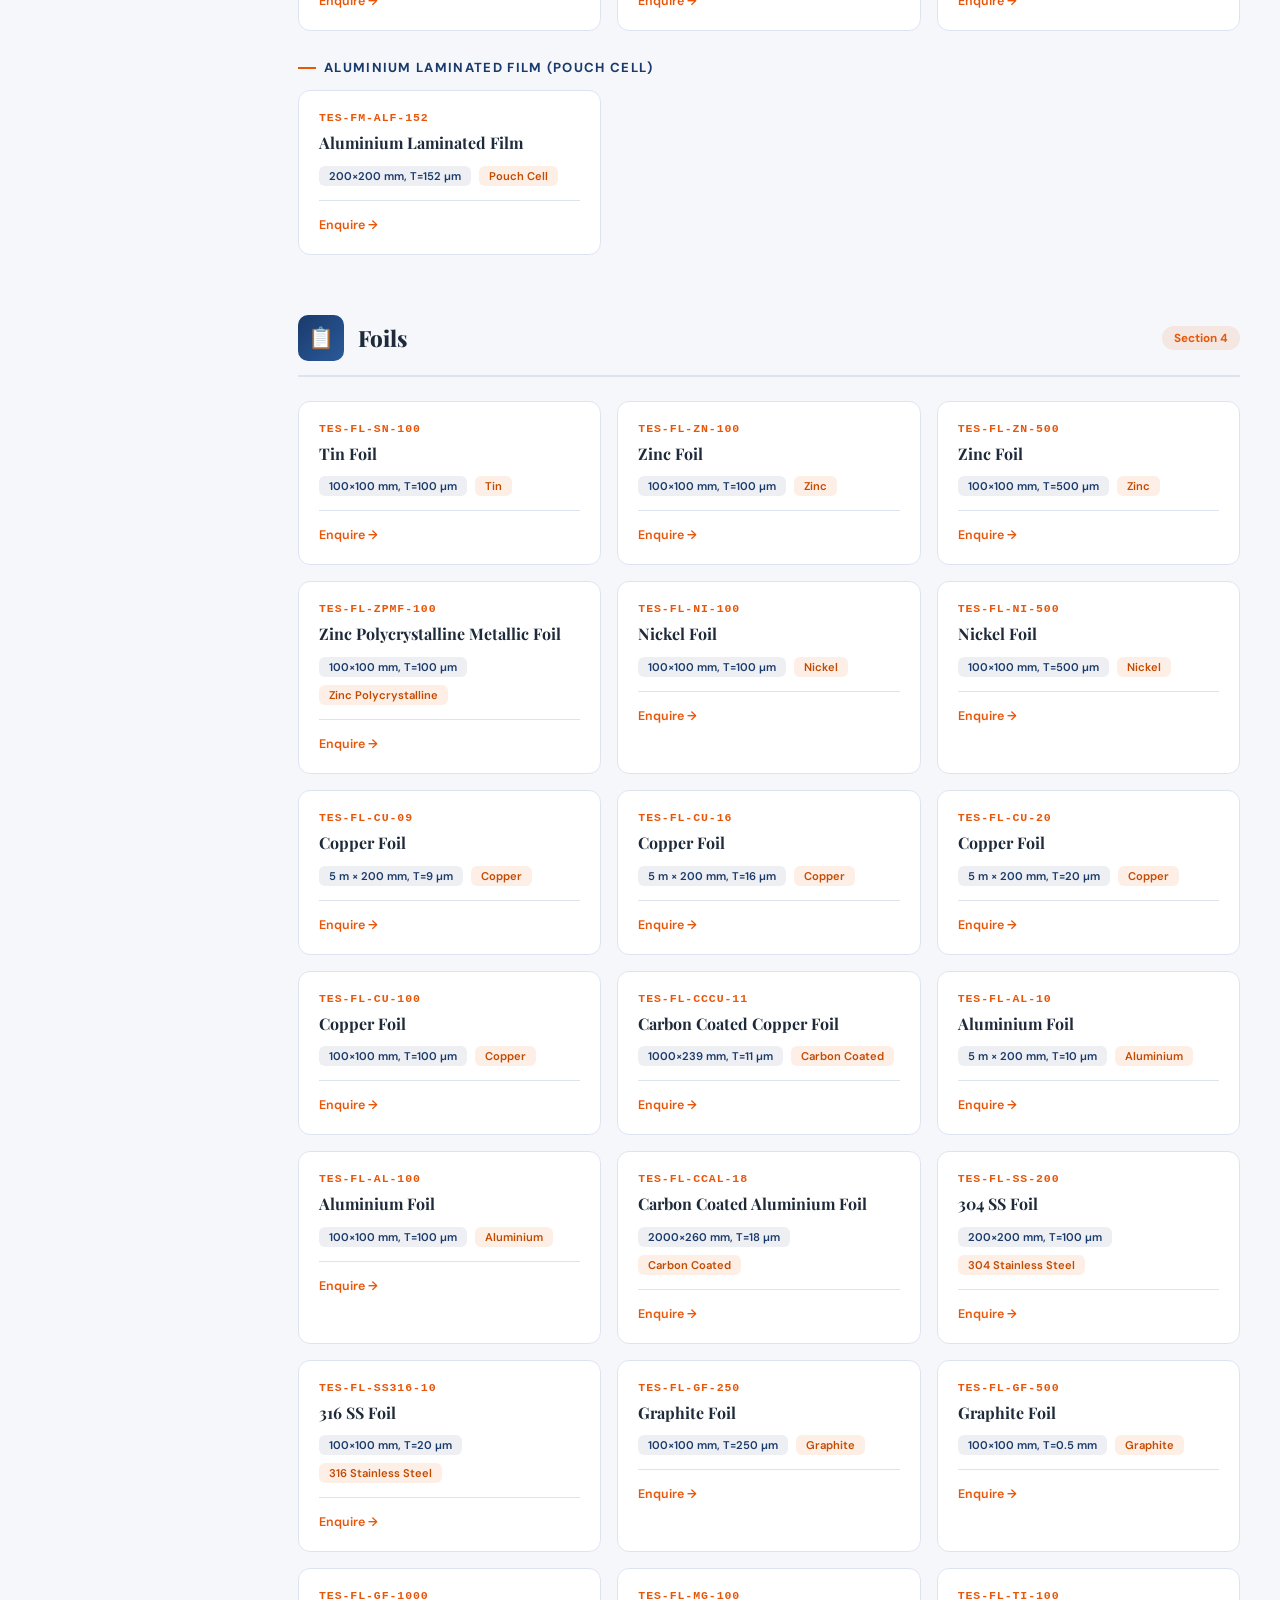
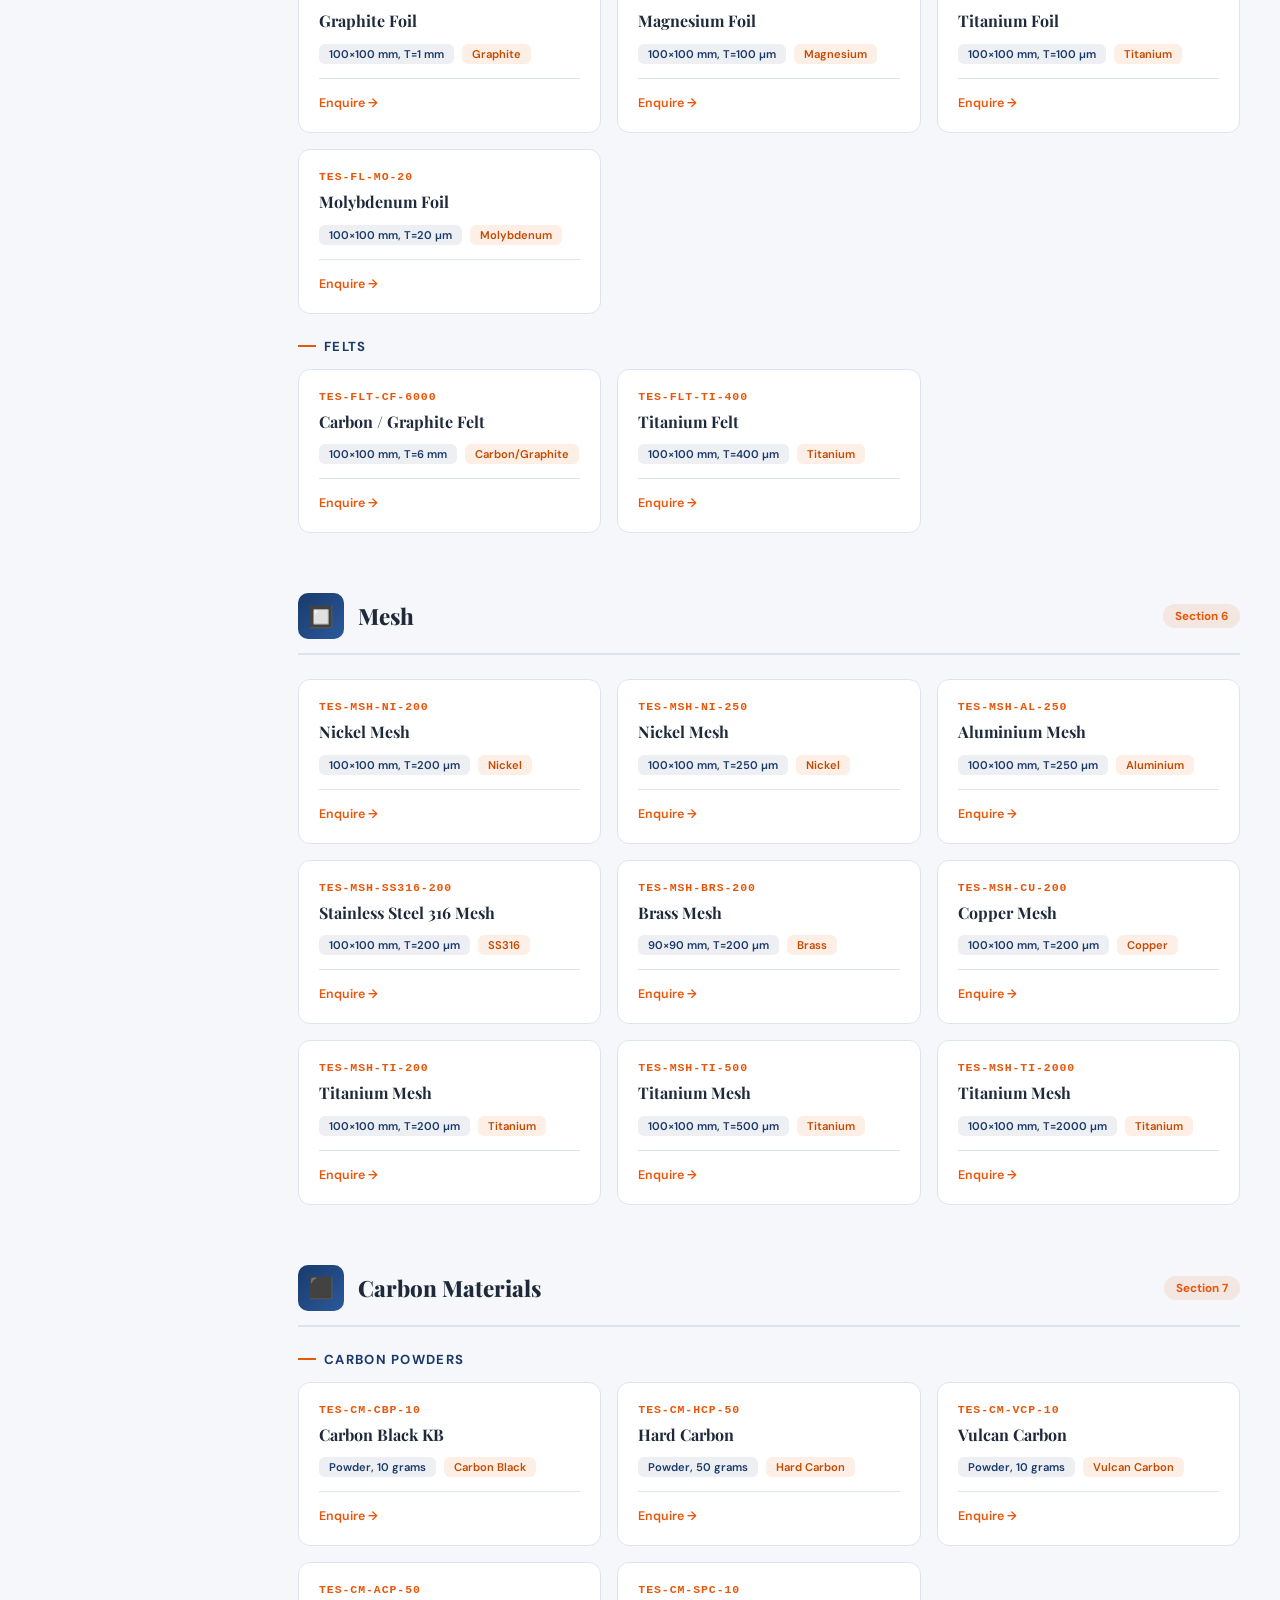
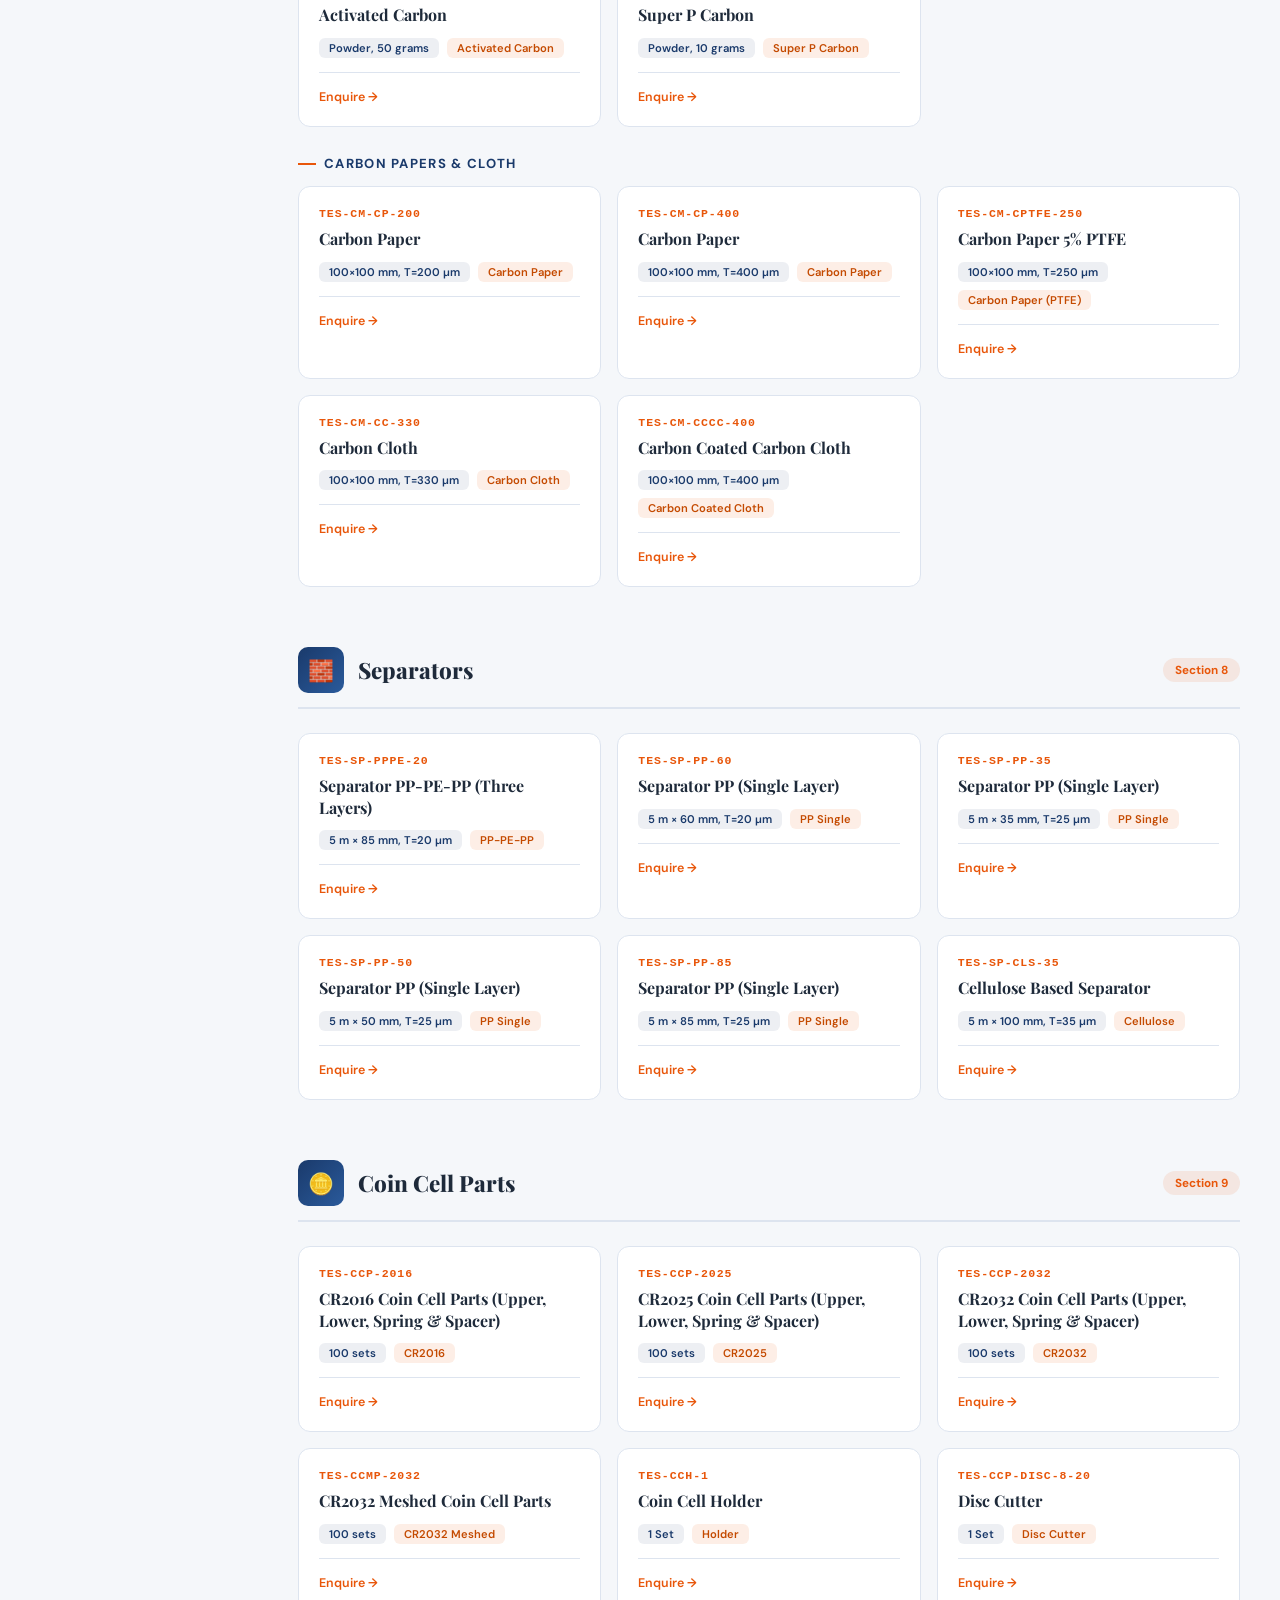
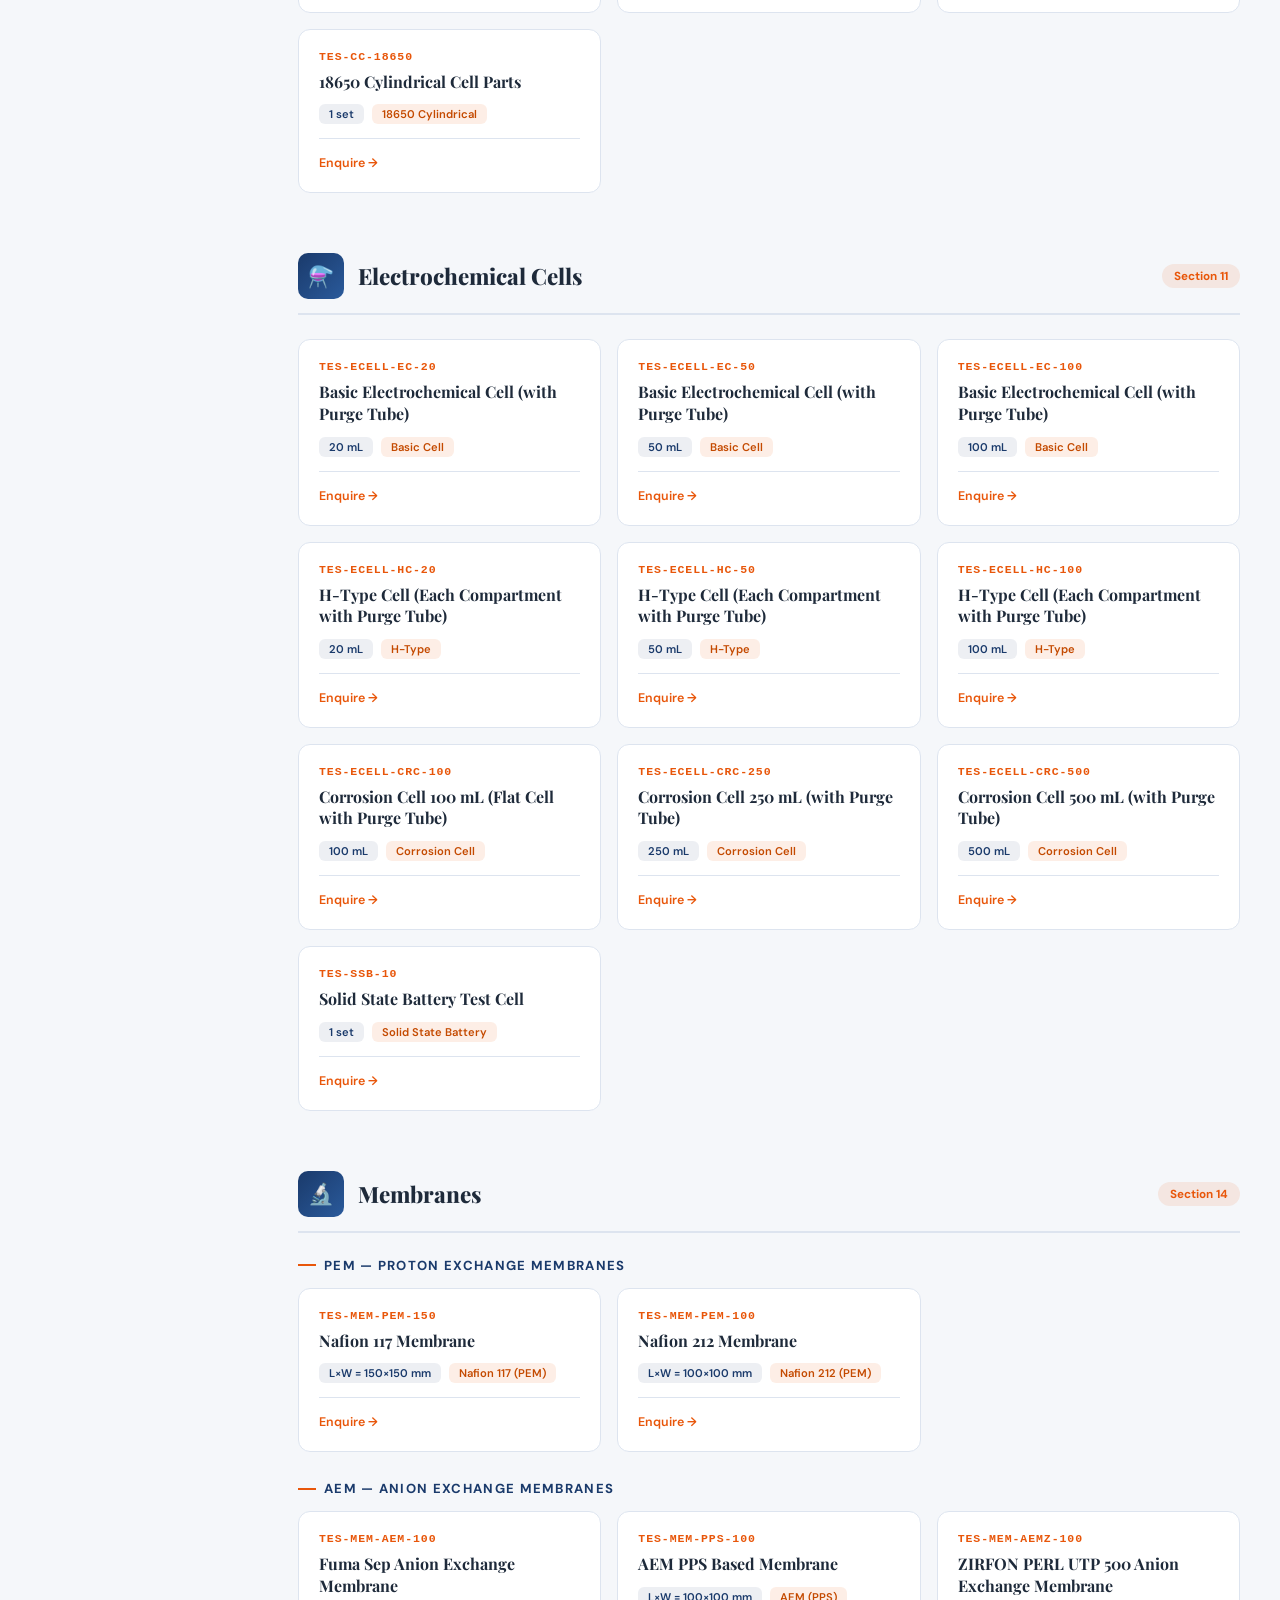
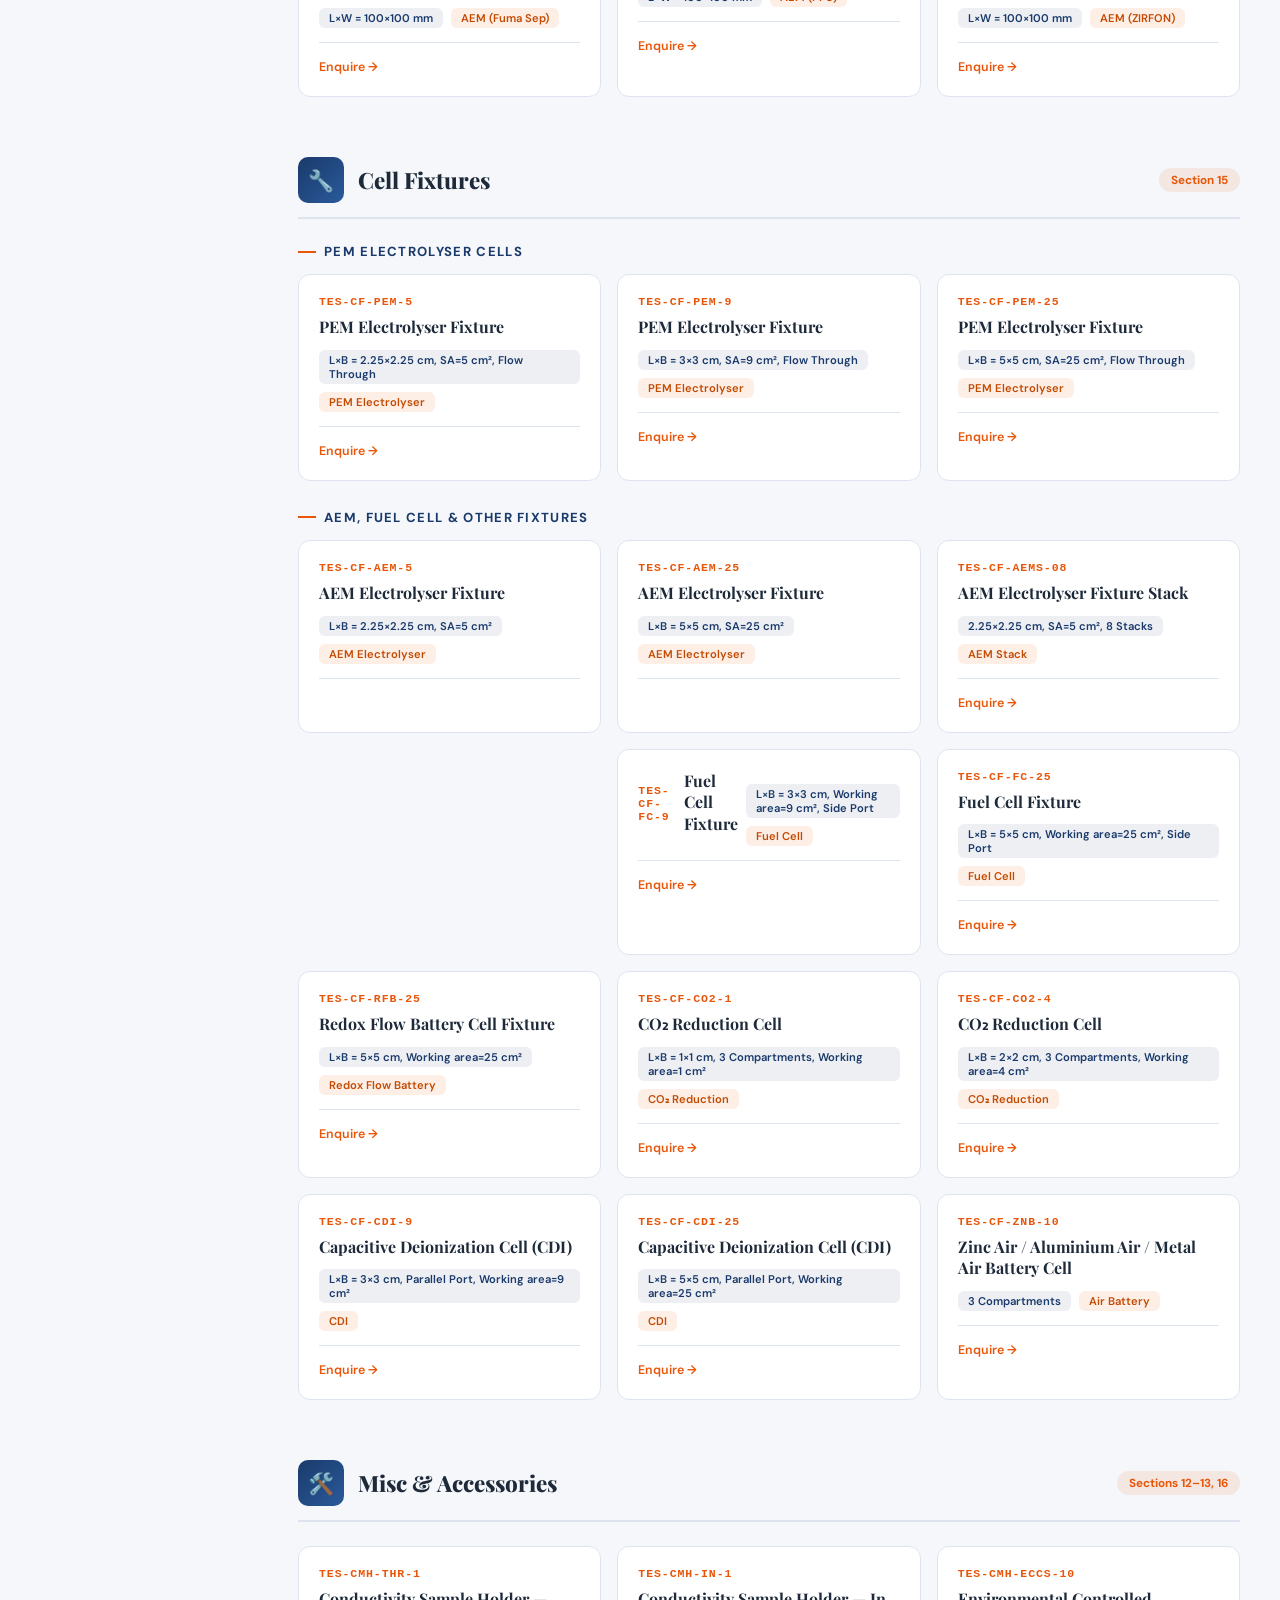
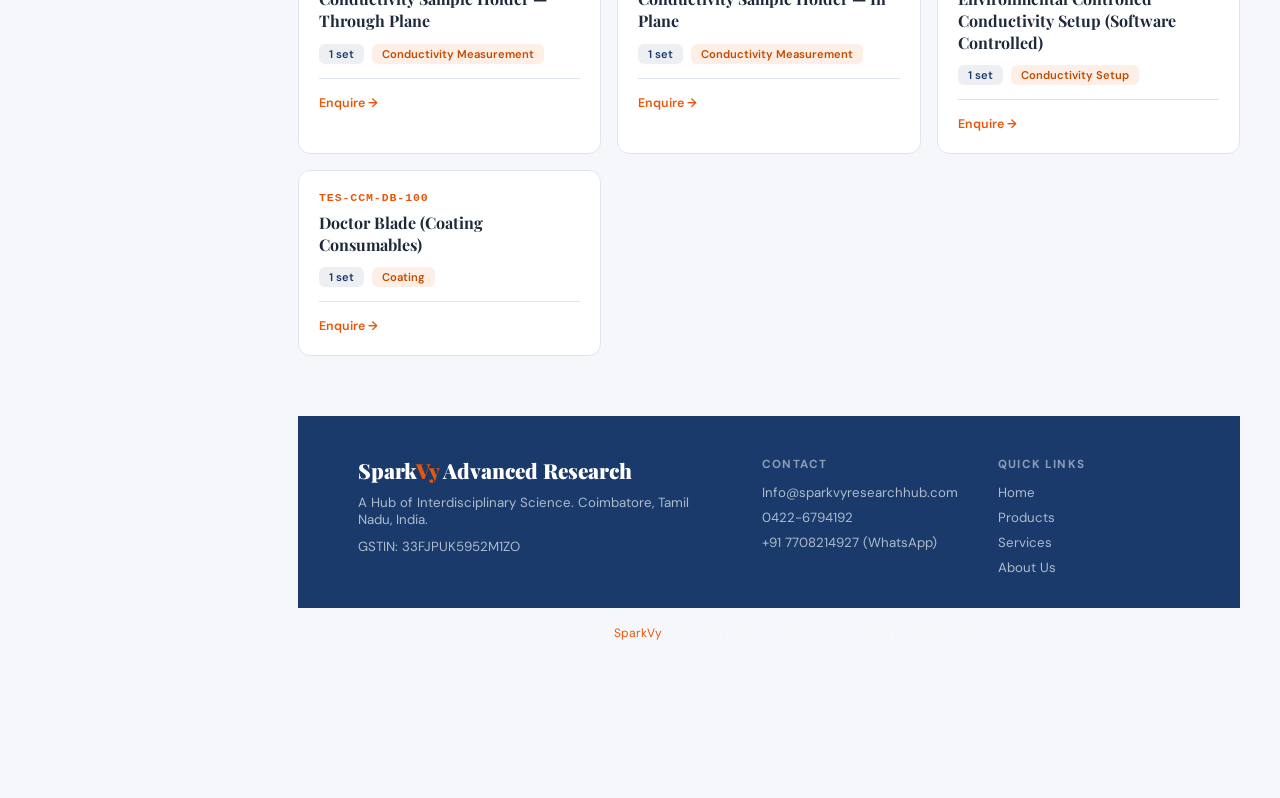
<file: frontend/products.html>
<!DOCTYPE html>
<html lang="en">
<head>
<meta charset="UTF-8">
<meta name="viewport" content="width=device-width, initial-scale=1.0">
<title>TES Product Catalogue – SparkVy Advanced Research</title>
<link href="https://fonts.googleapis.com/css2?family=Playfair+Display:wght@400;700;900&family=DM+Sans:wght@300;400;500;600&display=swap" rel="stylesheet">
<link href="assets/chem-fx.css" rel="stylesheet">
<style>
  :root {
    --bg: #f5f7fa; --bg-alt: #fff; --bg-deep: #eef1f7;
    --accent: #e8560a; --orange: #d44a00; --blue: #1a3a6b;
    --text: #1e2a3a; --text-body: #3d4f66; --muted: #6b7f99;
    --border: #dde4ef; --white: #fff;
    --teal: #0d9488; --gold: #c97a06;
  }
  * { margin:0; padding:0; box-sizing:border-box; }
  html { scroll-behavior:smooth; }
  body { font-family:'DM Sans',sans-serif; background:var(--bg); color:var(--text); overflow-x:hidden; }

  /* NAV */
  nav {
    position:fixed; top:0; left:0; width:100%; z-index:1000;
    display:flex; align-items:center; justify-content:space-between;
    padding:14px 60px;
    background:rgba(255,255,255,0.96); backdrop-filter:blur(14px);
    border-bottom:1px solid var(--border); box-shadow:0 2px 16px rgba(30,42,58,0.07);
  }
  .nav-logo { display:flex; align-items:center; gap:12px; text-decoration:none; }
  .nav-logo img { height: 77px; object-fit: contain; }
  .nav-brand { font-family:'Playfair Display',serif; font-size:1.45rem; font-weight:900; color:var(--text); }
  .nav-brand span { color:var(--accent); }
  .nav-links { display:flex; gap:28px; align-items:center; }
  .nav-links a { color:var(--muted); text-decoration:none; font-size:0.86rem; font-weight:500; letter-spacing:0.05em; text-transform:uppercase; transition:color 0.3s; }
  .nav-links a:hover { color:var(--accent); }
  .nav-btn { background:var(--accent); color:#ffffff!important; padding:9px 20px; border-radius:4px; font-weight:700!important; }
  .nav-btn:hover { background:var(--orange)!important; }

  /* PAGE HERO */
  .page-hero {
    background:var(--white);
    padding:120px 60px 20px; text-align:center; position:relative; overflow:hidden;

    
  }
 .page-hero::before {
    content: ''; position: absolute; inset: 0;
    background: radial-gradient(ellipse at 70% 40%, rgba(65, 10, 232, 0.06) 0%, transparent 60%),
                radial-gradient(ellipse at 10% 80%, rgba(26,58,107,0.05) 0%, transparent 50%);
  }
  .page-hero-grid-bg {
    position: absolute; inset: 0;
    background:var(--text);
    background-size: 40px 40px;
  }
  .page-hero-inner { position:relative; z-index:1; max-width:760px; margin:0 auto; }
  .tes-badge {
    display:inline-flex; align-items:center; gap:10px;
    background:rgba(232,86,10,0.15); border:1px solid rgba(232,86,10,0.35);
    padding:6px 18px; border-radius:2px; margin-bottom:20px;
    font-size:0.78rem; letter-spacing:0.1em; text-transform:uppercase; color:var(--accent); font-weight:700;
  }
  
  .page-hero h1 { font-family:'Playfair Display',serif; font-size:clamp(2rem,4vw,3rem); font-weight:900; color:var(--white); margin-bottom:14px; }
  .page-hero h1 em { color:var(--accent); font-style:normal; }
  .page-hero p { color:rgba(255, 255, 255, 0.75); font-size:1rem; line-height:1.7; margin-bottom:22px; }
  .supplier-info {
    display:inline-flex; align-items:center; gap:18px; flex-wrap:wrap; justify-content:center;
    background:rgba(255,255,255,0.08); border:1px solid rgba(255,255,255,0.14);
    border-radius:6px; padding:12px 24px; margin-top:12px;
    font-size:0.8rem; color:rgba(255,255,255,0.7);
  }
  .supplier-info span { display:flex; align-items:center; gap:6px; }

  /* LAYOUT WRAPPER */
  .page-body {
    display:flex; align-items:flex-start;
    max-width:1400px; margin:0 auto; padding:36px 40px 80px;
    gap:28px;
  }

  /* VERTICAL SIDEBAR */
  .filter-sidebar {
    width:230px; flex-shrink:0;
    position:sticky; top:84px;
    background:var(--white); border-radius:14px;
    border:1px solid var(--border);
    box-shadow:0 4px 20px rgba(30,42,58,0.07);
    overflow:hidden;
  }
  .filter-sidebar-head {
    background:linear-gradient(135deg, var(--blue), #2a5a9b);
    padding:14px 18px;
    font-size:0.7rem; font-weight:800; letter-spacing:0.12em;
    text-transform:uppercase; color:rgba(255,255,255,0.85);
    display:flex; align-items:center; gap:8px;
  }
  .filter-sidebar-head span { font-size:1rem; }
  .filter-btn {
    display:flex; align-items:center; gap:10px;
    width:100%; padding:11px 18px; cursor:pointer;
    font-size:0.78rem; font-weight:600; color:var(--muted);
    text-align:left; letter-spacing:0.03em;
    border:none; background:none;
    border-left:3px solid transparent;
    border-bottom:1px solid var(--border);
    transition:all 0.2s; white-space:nowrap;
  }
  .filter-btn:last-child { border-bottom:none; }
  .filter-btn:hover { color:var(--text); background:var(--bg); }
  .filter-btn.active {
    color:var(--accent); background:rgba(232,86,10,0.06);
    border-left-color:var(--accent); font-weight:700;
  }
  .filter-btn .cat-dot {
    width:7px; height:7px; border-radius:50%;
    background:var(--border); flex-shrink:0; transition:background 0.2s;
  }
  .filter-btn.active .cat-dot { background:var(--accent); }

  .filter-sidebar-inner { display:flex; flex-direction:column; }
  /* MAIN */
  .main-wrap { flex:1; min-width:0; }

  /* CATEGORY SECTION */
  .cat-section { margin-bottom:60px; }
  .cat-header {
    display:flex; align-items:center; gap:14px;
    margin-bottom:24px; padding-bottom:14px;
    border-bottom:2px solid var(--border);
  }
  .cat-icon-box {
    width:46px; height:46px; border-radius:10px; flex-shrink:0;
    display:flex; align-items:center; justify-content:center;
    font-size:1.3rem;
    background:linear-gradient(135deg, var(--blue), #2a5a9b);
  }
  .cat-title { font-family:'Playfair Display',serif; font-size:1.4rem; font-weight:800; color:var(--text); }
  .cat-count { margin-left:auto; background:rgba(232,86,10,0.1); color:var(--accent); font-size:0.73rem; font-weight:700; padding:4px 12px; border-radius:100px; white-space:nowrap; }

  /* SUBCATEGORY */
  .subcat { margin-bottom:28px; }
  .subcat-title {
    font-size:0.82rem; font-weight:700; text-transform:uppercase;
    letter-spacing:0.1em; color:var(--blue); margin-bottom:14px;
    display:flex; align-items:center; gap:8px;
  }
  .subcat-title::before { content:''; display:block; width:18px; height:2px; background:var(--accent); }

  /* PRODUCT GRID */
  .prod-grid { display:grid; grid-template-columns:repeat(auto-fill,minmax(280px,1fr)); gap:16px; }
  .prod-card {
    background:var(--white); border-radius:12px; border:1px solid var(--border);
    padding:20px; transition:all 0.25s; position:relative; overflow:hidden;
  }
  .prod-card::after {
    content:''; position:absolute; bottom:0; left:0; right:0; height:3px;
    background:linear-gradient(90deg,var(--accent),var(--orange));
    transform:scaleX(0); transform-origin:left; transition:transform 0.3s;
  }
  .prod-card:hover { transform:translateY(-4px); box-shadow:0 14px 40px rgba(30,42,58,0.1); border-color:rgba(232,86,10,0.2); }
  .prod-card:hover::after { transform:scaleX(1); }

  .prod-partno {
    font-family:monospace; font-size:0.72rem; font-weight:700;
    color:var(--accent); letter-spacing:0.08em; text-transform:uppercase;
    margin-bottom:8px; display:block;
  }
  .prod-name {
    font-family:'Playfair Display',serif; font-size:1rem; font-weight:700;
    color:var(--text); line-height:1.35; margin-bottom:12px;
  }
  .prod-meta { display:flex; flex-wrap:wrap; gap:8px; margin-top:auto; }
  .prod-badge {
    display:inline-flex; align-items:center; gap:4px;
    font-size:0.7rem; font-weight:600; padding:3px 10px; border-radius:6px;
  }
  .badge-spec { background:rgba(26,58,107,0.08); color:var(--blue); }
  .badge-type { background:rgba(232,86,10,0.1); color:#c44a00; }

  .prod-enquire {
    margin-top:14px; padding-top:12px; border-top:1px solid var(--border);
  }
  .btn-enq {
    display:inline-flex; align-items:center; gap:6px;
    font-size:0.78rem; font-weight:600; color:var(--accent);
    text-decoration:none; transition:gap 0.2s;
  }
  .btn-enq:hover { gap:10px; }

  /* NOTE */
  .note-bar {
    background:rgba(232,86,10,0.06); border:1px solid rgba(232,86,10,0.2);
    border-radius:6px; padding:14px 20px; margin-top:36px;
    font-size:0.82rem; color:var(--muted); line-height:1.6;
    display:flex; gap:10px; align-items:flex-start;
  }
  .note-bar strong { color:var(--accent); }

  /* FOOTER */
  footer {
    background:var(--blue); padding:40px 60px 24px;
    display:grid; grid-template-columns:2fr 1fr 1fr; gap:40px;
  }
  .footer-brand { font-family:'Playfair Display',serif; font-size:1.3rem; font-weight:900; color:#fff; margin-bottom:10px; }
  .footer-brand span { color:var(--accent); }
  footer p, footer a { font-size:0.83rem; color:rgba(255,255,255,0.65); text-decoration:none; display:block; margin-bottom:8px; }
  footer h4 { font-size:0.73rem; text-transform:uppercase; letter-spacing:0.1em; color:rgba(255,255,255,0.5); margin-bottom:12px; font-weight:700; }
  .footer-bottom { padding:16px 60px; text-align:center; border-top:1px solid rgba(255,255,255,0.1); font-size:0.75rem; color:rgba(255,255,255,0.35); background:rgba(255,255,255,0.03); }
  .footer-bottom span { color:var(--accent); }

  @media(max-width:960px) {
    nav { padding:10px 20px; }
    .nav-logo img { height: 44px; }
    .nav-links { gap: 0; }
    .nav-btn { padding: 7px 14px; font-size: 0.74rem; }
    .page-hero { padding:96px 20px 40px; }
    .page-body { flex-direction:column; padding:20px 16px 60px; gap:16px; }
    .filter-sidebar { width:100%; position:static; border-radius:10px; }
    .filter-btn { display:inline-flex; width:auto; border-left:none !important; border-bottom:none; border-radius:6px; margin:4px; padding:8px 14px; background:var(--white); border:1px solid var(--border); }
    .filter-btn.active { background:rgba(232,86,10,0.08); border-color:rgba(232,86,10,0.3); }
    .filter-sidebar-inner { display:flex; flex-wrap:wrap; padding:10px; }
    .main-wrap { padding:0; }
    .prod-grid { grid-template-columns:1fr; }
    footer { grid-template-columns:1fr; gap:24px; padding:32px 20px 20px; }
    .footer-bottom { padding:14px 20px; }
  }
  .hidden { display:none!important; }
</style>
</head>
<body>

<!-- NAV -->
<nav>
  <a href="index.html" class="nav-logo">
    <img src="images/logo.jpeg" loading="lazy">
    <span class="nav-brand">Spark<span>Vy</span></span>
  </a>
  <div class="nav-links">
    <a href="index.html" class="nav-btn">Back To Home </a>
  </div>
</nav>

<!-- PAGE HERO -->
<div class="page-hero">
  <div class="page-hero-grid-bg"></div>
  <div class="chem-fx-layer"></div>
  <div class="page-hero-inner reveal">
    <div class="tes-badge">⚗️ Electrochemical Research Consumables</div>
    <h1>Product <em>Catalogue</em></h1>
    <p>Where Quality Meets Innovation.</p>
    
  </div>
</div>

<!-- BODY LAYOUT -->
<div class="page-body">

<!-- VERTICAL CATEGORY SIDEBAR -->
<aside class="filter-sidebar">
  <div class="filter-sidebar-head"><span>☰</span> Categories</div>
  <div class="filter-sidebar-inner">
  <button class="filter-btn active" data-cat="all"><span class="cat-dot"></span>All Products</button>
  <button class="filter-btn" data-cat="working"><span class="cat-dot"></span>Working Electrodes</button>
  <button class="filter-btn" data-cat="counter"><span class="cat-dot"></span>Counter Electrodes</button>
  <button class="filter-btn" data-cat="reference"><span class="cat-dot"></span>Reference Electrodes</button>
  <button class="filter-btn" data-cat="binders"><span class="cat-dot"></span>Binders</button>
  <button class="filter-btn" data-cat="foils"><span class="cat-dot"></span>Foils</button>
  <button class="filter-btn" data-cat="foams"><span class="cat-dot"></span>Foams & Films</button>
  <button class="filter-btn" data-cat="mesh"><span class="cat-dot"></span>Mesh</button>
  <button class="filter-btn" data-cat="carbon"><span class="cat-dot"></span>Carbon Materials</button>
  <button class="filter-btn" data-cat="separator"><span class="cat-dot"></span>Separators</button>
  <button class="filter-btn" data-cat="coincell"><span class="cat-dot"></span>Coin Cell Parts</button>
  <button class="filter-btn" data-cat="cells"><span class="cat-dot"></span>Electrochemical Cells</button>
  <button class="filter-btn" data-cat="membranes"><span class="cat-dot"></span>Membranes</button>
  <button class="filter-btn" data-cat="fixtures"><span class="cat-dot"></span>Cell Fixtures</button>
  <button class="filter-btn" data-cat="misc"><span class="cat-dot"></span>Misc & Accessories</button>
  </div>
</aside>

<!-- MAIN -->
<div class="main-wrap">

  <!-- ====== 1. WORKING ELECTRODES ====== -->
  <div class="cat-section" data-section="working">
    <div class="cat-header reveal">
      <div class="cat-icon-box">⚡</div>
      <div class="cat-title">Working Electrodes</div>
      <div class="cat-count">Section 1A</div>
    </div>

    <div class="subcat">
      <div class="subcat-title">Glassy Carbon Working Electrode</div>
      <div class="prod-grid">
        <div class="prod-card"><span class="prod-partno">TES-EC-GCW-3</span><div class="prod-name">Glassy Carbon Working Electrode</div><div class="prod-meta"><span class="prod-badge badge-spec">ID = 3 mm</span><span class="prod-badge badge-type">GC Standard</span></div><div class="prod-enquire"><a href="mailto:sparkvycoimbatore@gmail.com?subject=Enquiry: TES-EC-GCW-3" class="btn-enq">Enquire →</a></div></div>
        <div class="prod-card"><span class="prod-partno">TES-EC-GCW-5</span><div class="prod-name">Glassy Carbon Working Electrode</div><div class="prod-meta"><span class="prod-badge badge-spec">ID = 5 mm</span><span class="prod-badge badge-type">GC Standard</span></div><div class="prod-enquire"><a href="mailto:sparkvycoimbatore@gmail.com?subject=Enquiry: TES-EC-GCW-5" class="btn-enq">Enquire →</a></div></div>
        <div class="prod-card"><span class="prod-partno">TES-EC-GCL-3</span><div class="prod-name">Glassy Carbon Working Electrode (L Shape)</div><div class="prod-meta"><span class="prod-badge badge-spec">ID = 3 mm</span><span class="prod-badge badge-type">L Shape</span></div><div class="prod-enquire"><a href="mailto:sparkvycoimbatore@gmail.com?subject=Enquiry: TES-EC-GCL-3" class="btn-enq">Enquire →</a></div></div>
        <div class="prod-card"><span class="prod-partno">TES-EC-GCP-10</span><div class="prod-name">Glassy Carbon Plate Working Electrode</div><div class="prod-meta"><span class="prod-badge badge-spec">L×B = 10×10 mm, T=1 mm</span><span class="prod-badge badge-type">Plate</span></div><div class="prod-enquire"><a href="mailto:sparkvycoimbatore@gmail.com?subject=Enquiry: TES-EC-GCP-10" class="btn-enq">Enquire →</a></div></div>
        <div class="prod-card"><span class="prod-partno">TES-EC-GCD-3</span><div class="prod-name">Detachable Glassy Carbon Working Electrode</div><div class="prod-meta"><span class="prod-badge badge-spec">ID = 3 mm</span><span class="prod-badge badge-type">Detachable</span></div><div class="prod-enquire"><a href="mailto:sparkvycoimbatore@gmail.com?subject=Enquiry: TES-EC-GCD-3" class="btn-enq">Enquire →</a></div></div>
        <div class="prod-card"><span class="prod-partno">TES-EC-GCH-10</span><div class="prod-name">Glassy Carbon Sample Holder</div><div class="prod-meta"><span class="prod-badge badge-spec">L×B = 10×10 mm</span><span class="prod-badge badge-type">Sample Holder</span></div><div class="prod-enquire"><a href="mailto:sparkvycoimbatore@gmail.com?subject=Enquiry: TES-EC-GCH-10" class="btn-enq">Enquire →</a></div></div>
      </div>
    </div>

    <div class="subcat">
      <div class="subcat-title">Platinum Working Electrode</div>
      <div class="prod-grid">
        <div class="prod-card"><span class="prod-partno">TES-EC-PT-3</span><div class="prod-name">Platinum Working Electrode</div><div class="prod-meta"><span class="prod-badge badge-spec">3 mm</span><span class="prod-badge badge-type">Platinum</span></div><div class="prod-enquire"><a href="mailto:sparkvycoimbatore@gmail.com?subject=Enquiry: TES-EC-PT-3" class="btn-enq">Enquire →</a></div></div>
      </div>
    </div>

    <div class="subcat">
      <div class="subcat-title">Gold Working Electrode</div>
      <div class="prod-grid">
        <div class="prod-card"><span class="prod-partno">TES-EC-AU-2</span><div class="prod-name">Gold Working Electrode</div><div class="prod-meta"><span class="prod-badge badge-spec">ID = 2 mm</span><span class="prod-badge badge-type">Gold</span></div><div class="prod-enquire"><a href="mailto:sparkvycoimbatore@gmail.com?subject=Enquiry: TES-EC-AU-2" class="btn-enq">Enquire →</a></div></div>
        <div class="prod-card"><span class="prod-partno">TES-EC-AU-3</span><div class="prod-name">Gold Working Electrode</div><div class="prod-meta"><span class="prod-badge badge-spec">ID = 3 mm</span><span class="prod-badge badge-type">Gold</span></div><div class="prod-enquire"><a href="mailto:sparkvycoimbatore@gmail.com?subject=Enquiry: TES-EC-AU-3" class="btn-enq">Enquire →</a></div></div>
      </div>
    </div>

    <div class="subcat">
      <div class="subcat-title">Other Working Electrodes</div>
      <div class="prod-grid">
        <div class="prod-card"><span class="prod-partno">TES-EC-CU-3</span><div class="prod-name">Copper Working Electrode</div><div class="prod-meta"><span class="prod-badge badge-spec">ID = 3 mm</span><span class="prod-badge badge-type">Copper</span></div><div class="prod-enquire"><a href="mailto:sparkvycoimbatore@gmail.com?subject=Enquiry: TES-EC-CU-3" class="btn-enq">Enquire →</a></div></div>
        <div class="prod-card"><span class="prod-partno">TES-EC-NI-3</span><div class="prod-name">Nickel Working Electrode</div><div class="prod-meta"><span class="prod-badge badge-spec">ID = 3 mm</span><span class="prod-badge badge-type">Nickel</span></div><div class="prod-enquire"><a href="mailto:sparkvycoimbatore@gmail.com?subject=Enquiry: TES-EC-NI-3" class="btn-enq">Enquire →</a></div></div>
        <div class="prod-card"><span class="prod-partno">TES-EC-SS316-3</span><div class="prod-name">Stainless Steel SS316 Working Electrode</div><div class="prod-meta"><span class="prod-badge badge-spec">ID = 3 mm</span><span class="prod-badge badge-type">SS316</span></div><div class="prod-enquire"><a href="mailto:sparkvycoimbatore@gmail.com?subject=Enquiry: TES-EC-SS316-3" class="btn-enq">Enquire →</a></div></div>
        <div class="prod-card"><span class="prod-partno">TES-EC-SSH-2</span><div class="prod-name">Stainless Steel Sample Holder</div><div class="prod-meta"><span class="prod-badge badge-spec">Sample thickness T=2 mm</span><span class="prod-badge badge-type">Sample Holder</span></div><div class="prod-enquire"><a href="mailto:sparkvycoimbatore@gmail.com?subject=Enquiry: TES-EC-SSH-2" class="btn-enq">Enquire →</a></div></div>
        <div class="prod-card"><span class="prod-partno">TES-EC-CUH-2</span><div class="prod-name">Copper Sample Holder</div><div class="prod-meta"><span class="prod-badge badge-spec">Sample thickness T=2 mm</span><span class="prod-badge badge-type">Sample Holder</span></div><div class="prod-enquire"><a href="mailto:sparkvycoimbatore@gmail.com?subject=Enquiry: TES-EC-CUH-2" class="btn-enq">Enquire →</a></div></div>
      </div>
    </div>

    <div class="subcat">
      <div class="subcat-title">Screen Printed Electrodes</div>
      <div class="prod-grid">
        <div class="prod-card"><span class="prod-partno">TES-EC-CSP-3</span><div class="prod-name">Carbon Screen Printed Electrode</div><div class="prod-meta"><span class="prod-badge badge-spec">10 Packs</span><span class="prod-badge badge-type">Screen Printed</span></div><div class="prod-enquire"><a href="mailto:sparkvycoimbatore@gmail.com?subject=Enquiry: TES-EC-CSP-3" class="btn-enq">Enquire →</a></div></div>
        <div class="prod-card"><span class="prod-partno">TES-EC-GSP-3</span><div class="prod-name">Gold Screen Printed Electrode</div><div class="prod-meta"><span class="prod-badge badge-spec">5 Packs</span><span class="prod-badge badge-type">Screen Printed</span></div><div class="prod-enquire"><a href="mailto:sparkvycoimbatore@gmail.com?subject=Enquiry: TES-EC-GSP-3" class="btn-enq">Enquire →</a></div></div>
        <div class="prod-card"><span class="prod-partno">TES-EC-SPEH-1</span><div class="prod-name">Screen Printed Electrode Holder</div><div class="prod-meta"><span class="prod-badge badge-spec">1 unit</span><span class="prod-badge badge-type">Holder</span></div><div class="prod-enquire"><a href="mailto:sparkvycoimbatore@gmail.com?subject=Enquiry: TES-EC-SPEH-1" class="btn-enq">Enquire →</a></div></div>
      </div>
    </div>
  </div>

  <!-- ====== 2. COUNTER ELECTRODES ====== -->
  <div class="cat-section" data-section="counter">
    <div class="cat-header reveal">
      <div class="cat-icon-box">🔩</div>
      <div class="cat-title">Counter Electrodes</div>
      <div class="cat-count">Section 1B</div>
    </div>

    <div class="subcat">
      <div class="subcat-title">Platinum Counter Electrodes</div>
      <div class="prod-grid">
        <div class="prod-card"><span class="prod-partno">TES-EC-PW-50</span><div class="prod-name">Platinum Wire Counter Electrode</div><div class="prod-meta"><span class="prod-badge badge-spec">L=50 mm, T=0.5 mm</span><span class="prod-badge badge-type">Wire</span></div><div class="prod-enquire"><a href="mailto:sparkvycoimbatore@gmail.com?subject=Enquiry: TES-EC-PW-50" class="btn-enq">Enquire →</a></div></div>
        <div class="prod-card"><span class="prod-partno">TES-EC-PPE-10</span><div class="prod-name">Platinum Plate Counter Electrode</div><div class="prod-meta"><span class="prod-badge badge-spec">L×B = 10×10 mm, T=100 µm</span><span class="prod-badge badge-type">Plate</span></div><div class="prod-enquire"><a href="mailto:sparkvycoimbatore@gmail.com?subject=Enquiry: TES-EC-PPE-10" class="btn-enq">Enquire →</a></div></div>
        <div class="prod-card"><span class="prod-partno">TES-EC-PPE-20</span><div class="prod-name">Platinum Plate Counter Electrode</div><div class="prod-meta"><span class="prod-badge badge-spec">L×B = 20×20 mm, T=100 µm</span><span class="prod-badge badge-type">Plate</span></div><div class="prod-enquire"><a href="mailto:sparkvycoimbatore@gmail.com?subject=Enquiry: TES-EC-PPE-20" class="btn-enq">Enquire →</a></div></div>
        <div class="prod-card"><span class="prod-partno">TES-EC-PPH-10</span><div class="prod-name">Platinum Plate Electrode Holder</div><div class="prod-meta"><span class="prod-badge badge-spec">L×B = 10×10 mm</span><span class="prod-badge badge-type">Holder</span></div><div class="prod-enquire"><a href="mailto:sparkvycoimbatore@gmail.com?subject=Enquiry: TES-EC-PPH-10" class="btn-enq">Enquire →</a></div></div>
        <div class="prod-card"><span class="prod-partno">TES-EC-PPLH-10</span><div class="prod-name">Platinum Plate Electrode Holder (L Shape)</div><div class="prod-meta"><span class="prod-badge badge-spec">L×B = 10×10 mm</span><span class="prod-badge badge-type">L Shape Holder</span></div><div class="prod-enquire"><a href="mailto:sparkvycoimbatore@gmail.com?subject=Enquiry: TES-EC-PPLH-10" class="btn-enq">Enquire →</a></div></div>
        <div class="prod-card"><span class="prod-partno">TES-EC-PMSH-10</span><div class="prod-name">Platinum Mesh Counter Electrode</div><div class="prod-meta"><span class="prod-badge badge-spec">L×B = 10×10 mm</span><span class="prod-badge badge-type">Mesh</span></div><div class="prod-enquire"><a href="mailto:sparkvycoimbatore@gmail.com?subject=Enquiry: TES-EC-PMSH-10" class="btn-enq">Enquire →</a></div></div>
        <div class="prod-card"><span class="prod-partno">TES-EC-PSC-250</span><div class="prod-name">Platinum Spiral Counter Electrode</div><div class="prod-meta"><span class="prod-badge badge-spec">Spiral length = 250 mm</span><span class="prod-badge badge-type">Spiral</span></div><div class="prod-enquire"><a href="mailto:sparkvycoimbatore@gmail.com?subject=Enquiry: TES-EC-PSC-250" class="btn-enq">Enquire →</a></div></div>
      </div>
    </div>

    <div class="subcat">
      <div class="subcat-title">Graphite Counter Electrodes</div>
      <div class="prod-grid">
        <div class="prod-card"><span class="prod-partno">TES-EC-GPC-3</span><div class="prod-name">Graphite Plate Counter Electrode</div><div class="prod-meta"><span class="prod-badge badge-spec">L×B = 15×15 mm, T=3 mm</span><span class="prod-badge badge-type">Graphite Plate</span></div><div class="prod-enquire"><a href="mailto:sparkvycoimbatore@gmail.com?subject=Enquiry: TES-EC-GPC-3" class="btn-enq">Enquire →</a></div></div>
        <div class="prod-card"><span class="prod-partno">TES-EC-GRC-3</span><div class="prod-name">Graphite Rod Electrode</div><div class="prod-meta"><span class="prod-badge badge-spec">L=150 mm, ID=3 mm</span><span class="prod-badge badge-type">Graphite Rod</span></div><div class="prod-enquire"><a href="mailto:sparkvycoimbatore@gmail.com?subject=Enquiry: TES-EC-GRC-3" class="btn-enq">Enquire →</a></div></div>
        <div class="prod-card"><span class="prod-partno">TES-EC-GRC-6</span><div class="prod-name">Graphite Rod Electrode</div><div class="prod-meta"><span class="prod-badge badge-spec">L=100 mm, ID=6 mm</span><span class="prod-badge badge-type">Graphite Rod</span></div><div class="prod-enquire"><a href="mailto:sparkvycoimbatore@gmail.com?subject=Enquiry: TES-EC-GRC-6" class="btn-enq">Enquire →</a></div></div>
        <div class="prod-card"><span class="prod-partno">TES-EC-SHC-10</span><div class="prod-name">Sample Holder Counter Electrode</div><div class="prod-meta"><span class="prod-badge badge-spec">ID = 10 mm</span><span class="prod-badge badge-type">Sample Holder</span></div><div class="prod-enquire"><a href="mailto:sparkvycoimbatore@gmail.com?subject=Enquiry: TES-EC-SHC-10" class="btn-enq">Enquire →</a></div></div>
      </div>
    </div>
  </div>

  <!-- ====== 3. REFERENCE ELECTRODES ====== -->
  <div class="cat-section" data-section="reference">
    <div class="cat-header reveal">
      <div class="cat-icon-box">🔵</div>
      <div class="cat-title">Reference Electrodes</div>
      <div class="cat-count">Section 1C</div>
    </div>

    <div class="subcat">
      <div class="subcat-title">Ag/AgCl Reference Electrodes</div>
      <div class="prod-grid">
        <div class="prod-card"><span class="prod-partno">TES-EC-AG-3</span><div class="prod-name">Ag/AgCl Reference Electrode</div><div class="prod-meta"><span class="prod-badge badge-spec">L=50 mm, ID=4 mm</span><span class="prod-badge badge-type">Ag/AgCl</span></div><div class="prod-enquire"><a href="mailto:sparkvycoimbatore@gmail.com?subject=Enquiry: TES-EC-AG-3" class="btn-enq">Enquire →</a></div></div>
        <div class="prod-card"><span class="prod-partno">TES-EC-AG-6</span><div class="prod-name">Ag/AgCl Reference Electrode</div><div class="prod-meta"><span class="prod-badge badge-spec">L=100 mm, ID=6 mm</span><span class="prod-badge badge-type">Ag/AgCl</span></div><div class="prod-enquire"><a href="mailto:sparkvycoimbatore@gmail.com?subject=Enquiry: TES-EC-AG-6" class="btn-enq">Enquire →</a></div></div>
        <div class="prod-card"><span class="prod-partno">TES-EC-AGSF-3</span><div class="prod-name">Ag/AgCl Reference Electrode (Side Filling)</div><div class="prod-meta"><span class="prod-badge badge-spec">ID = 3 mm</span><span class="prod-badge badge-type">Side Filling</span></div><div class="prod-enquire"><a href="mailto:sparkvycoimbatore@gmail.com?subject=Enquiry: TES-EC-AGSF-3" class="btn-enq">Enquire →</a></div></div>
        <div class="prod-card"><span class="prod-partno">TES-EC-AGTB-2</span><div class="prod-name">Ag/AgCl Reference Electrode (Teflon Body)</div><div class="prod-meta"><span class="prod-badge badge-spec">ID = 2 mm</span><span class="prod-badge badge-type">Teflon Body</span></div><div class="prod-enquire"><a href="mailto:sparkvycoimbatore@gmail.com?subject=Enquiry: TES-EC-AGTB-2" class="btn-enq">Enquire →</a></div></div>
      </div>
    </div>

    <div class="subcat">
      <div class="subcat-title">Hg/HgO & Other Reference Electrodes</div>
      <div class="prod-grid">
        <div class="prod-card"><span class="prod-partno">TES-EC-HGO-3</span><div class="prod-name">Hg/HgO Reference Electrode</div><div class="prod-meta"><span class="prod-badge badge-spec">L=70 mm, ID=3 mm</span><span class="prod-badge badge-type">Hg/HgO</span></div><div class="prod-enquire"><a href="mailto:sparkvycoimbatore@gmail.com?subject=Enquiry: TES-EC-HGO-3" class="btn-enq">Enquire →</a></div></div>
        <div class="prod-card"><span class="prod-partno">TES-EC-HgOT-3</span><div class="prod-name">Hg/HgO Reference Electrode (Teflon Body)</div><div class="prod-meta"><span class="prod-badge badge-spec">L=70 mm, ID=3 mm</span><span class="prod-badge badge-type">Teflon Body</span></div><div class="prod-enquire"><a href="mailto:sparkvycoimbatore@gmail.com?subject=Enquiry: TES-EC-HgOT-3" class="btn-enq">Enquire →</a></div></div>
        <div class="prod-card"><span class="prod-partno">TES-EC-Hg2SO4-3</span><div class="prod-name">Hg/Hg₂SO₄ Reference Electrode</div><div class="prod-meta"><span class="prod-badge badge-spec">L=50 mm, ID=3 mm</span><span class="prod-badge badge-type">Hg/Hg₂SO₄</span></div><div class="prod-enquire"><a href="mailto:sparkvycoimbatore@gmail.com?subject=Enquiry: TES-EC-Hg2SO4-3" class="btn-enq">Enquire →</a></div></div>
        <div class="prod-card"><span class="prod-partno">TES-EC-SHM-8</span><div class="prod-name">Standard Hydrogen Reference Electrode Mini</div><div class="prod-meta"><span class="prod-badge badge-spec">ID = 2 mm</span><span class="prod-badge badge-type">SHE Mini</span></div><div class="prod-enquire"><a href="mailto:sparkvycoimbatore@gmail.com?subject=Enquiry: TES-EC-SHM-8" class="btn-enq">Enquire →</a></div></div>
        <div class="prod-card"><span class="prod-partno">TES-EC-SHE-8</span><div class="prod-name">Standard Hydrogen Reference Electrode</div><div class="prod-meta"><span class="prod-badge badge-spec">ID = 3/6 mm</span><span class="prod-badge badge-type">SHE</span></div><div class="prod-enquire"><a href="mailto:sparkvycoimbatore@gmail.com?subject=Enquiry: TES-EC-SHE-8" class="btn-enq">Enquire →</a></div></div>
        <div class="prod-card"><span class="prod-partno">TES-EC-SCR-3</span><div class="prod-name">Saturated Calomel Reference Electrode</div><div class="prod-meta"><span class="prod-badge badge-spec">OD = 6 mm</span><span class="prod-badge badge-type">Calomel</span></div><div class="prod-enquire"><a href="mailto:sparkvycoimbatore@gmail.com?subject=Enquiry: TES-EC-SCR-3" class="btn-enq">Enquire →</a></div></div>
        <div class="prod-card"><span class="prod-partno">TES-EC-LCBT-2</span><div class="prod-name">Luggin Capillary (Bridge Tube)</div><div class="prod-meta"><span class="prod-badge badge-spec">ID = 6 mm</span><span class="prod-badge badge-type">Bridge Tube</span></div><div class="prod-enquire"><a href="mailto:sparkvycoimbatore@gmail.com?subject=Enquiry: TES-EC-LCBT-2" class="btn-enq">Enquire →</a></div></div>
        <div class="prod-card"><span class="prod-partno">TES-EC-CEPK-1</span><div class="prod-name">Compact Electrode Polishing Kit</div><div class="prod-meta"><span class="prod-badge badge-type">Polishing Kit</span></div><div class="prod-enquire"><a href="mailto:sparkvycoimbatore@gmail.com?subject=Enquiry: TES-EC-CEPK-1" class="btn-enq">Enquire →</a></div></div>
      </div>
    </div>

    <div class="subcat">
      <div class="subcat-title">Swagelok Cells</div>
      <div class="prod-grid">
        <div class="prod-card"><span class="prod-partno">TES-EC-SC3-12</span><div class="prod-name">Swagelok Type Cell 3 Electrode</div><div class="prod-meta"><span class="prod-badge badge-spec">OD = 12 mm</span><span class="prod-badge badge-type">3 Electrode</span></div><div class="prod-enquire"><a href="mailto:sparkvycoimbatore@gmail.com?subject=Enquiry: TES-EC-SC3-12" class="btn-enq">Enquire →</a></div></div>
        <div class="prod-card"><span class="prod-partno">TES-EC-SC3-16</span><div class="prod-name">Swagelok Type Cell 3 Electrode</div><div class="prod-meta"><span class="prod-badge badge-spec">OD = 16 mm</span><span class="prod-badge badge-type">3 Electrode</span></div><div class="prod-enquire"><a href="mailto:sparkvycoimbatore@gmail.com?subject=Enquiry: TES-EC-SC3-16" class="btn-enq">Enquire →</a></div></div>
        <div class="prod-card"><span class="prod-partno">TES-EC-SW2-12</span><div class="prod-name">Swagelok Type Cell 2 Electrode</div><div class="prod-meta"><span class="prod-badge badge-spec">OD = 12 mm</span><span class="prod-badge badge-type">2 Electrode</span></div><div class="prod-enquire"><a href="mailto:sparkvycoimbatore@gmail.com?subject=Enquiry: TES-EC-SW2-12" class="btn-enq">Enquire →</a></div></div>
        <div class="prod-card"><span class="prod-partno">TES-EC-SW2-14</span><div class="prod-name">Swagelok Type Cell 2 Electrode</div><div class="prod-meta"><span class="prod-badge badge-spec">OD = 14 mm</span><span class="prod-badge badge-type">2 Electrode</span></div><div class="prod-enquire"><a href="mailto:sparkvycoimbatore@gmail.com?subject=Enquiry: TES-EC-SW2-14" class="btn-enq">Enquire →</a></div></div>
        <div class="prod-card"><span class="prod-partno">TES-EC-SW2-16</span><div class="prod-name">Swagelok Type Cell 2 Electrode</div><div class="prod-meta"><span class="prod-badge badge-spec">OD = 16 mm</span><span class="prod-badge badge-type">2 Electrode</span></div><div class="prod-enquire"><a href="mailto:sparkvycoimbatore@gmail.com?subject=Enquiry: TES-EC-SW2-16" class="btn-enq">Enquire →</a></div></div>
        <div class="prod-card"><span class="prod-partno">TES-EC-SW2-20</span><div class="prod-name">Swagelok Type Cell 2 Electrode</div><div class="prod-meta"><span class="prod-badge badge-spec">OD = 20 mm</span><span class="prod-badge badge-type">2 Electrode</span></div><div class="prod-enquire"><a href="mailto:sparkvycoimbatore@gmail.com?subject=Enquiry: TES-EC-SW2-20" class="btn-enq">Enquire →</a></div></div>
      </div>
    </div>
  </div>

  <!-- ====== 4. BINDERS ====== -->
  <div class="cat-section" data-section="binders">
    <div class="cat-header reveal">
      <div class="cat-icon-box">🧪</div>
      <div class="cat-title">Binders</div>
      <div class="cat-count">Section 2</div>
    </div>

    <div class="subcat">
      <div class="subcat-title">Electrolyte Binders</div>
      <div class="prod-grid">
        <div class="prod-card"><span class="prod-partno">TES-BI-NFE-10</span><div class="prod-name">Nafion wt 5% in a Mixture of Lower Aliphatic Alcohols and Water Solution</div><div class="prod-meta"><span class="prod-badge badge-spec">Volume = 10 ml</span><span class="prod-badge badge-type">Electrolyte Binder</span></div><div class="prod-enquire"><a href="mailto:sparkvycoimbatore@gmail.com?subject=Enquiry: TES-BI-NFE-10" class="btn-enq">Enquire →</a></div></div>
      </div>
    </div>

    <div class="subcat">
      <div class="subcat-title">Battery Binders</div>
      <div class="prod-grid">
        <div class="prod-card"><span class="prod-partno">TES-BI-SBRP-50</span><div class="prod-name">SBR Binder (Powder)</div><div class="prod-meta"><span class="prod-badge badge-spec">Weight = 50 grams</span><span class="prod-badge badge-type">SBR Powder</span></div><div class="prod-enquire"><a href="mailto:sparkvycoimbatore@gmail.com?subject=Enquiry: TES-BI-SBRP-50" class="btn-enq">Enquire →</a></div></div>
        <div class="prod-card"><span class="prod-partno">TES-BI-SBRL-50</span><div class="prod-name">SBR Liquid Binder</div><div class="prod-meta"><span class="prod-badge badge-spec">Weight = 50 grams</span><span class="prod-badge badge-type">SBR Liquid</span></div><div class="prod-enquire"><a href="mailto:sparkvycoimbatore@gmail.com?subject=Enquiry: TES-BI-SBRL-50" class="btn-enq">Enquire →</a></div></div>
        <div class="prod-card"><span class="prod-partno">TES-BI-PTFE-100</span><div class="prod-name">PTFE Binder</div><div class="prod-meta"><span class="prod-badge badge-spec">Liquid, 100 grams</span><span class="prod-badge badge-type">PTFE</span></div><div class="prod-enquire"><a href="mailto:sparkvycoimbatore@gmail.com?subject=Enquiry: TES-BI-PTFE-100" class="btn-enq">Enquire →</a></div></div>
        <div class="prod-card"><span class="prod-partno">TES-BI-CMCP-100</span><div class="prod-name">CMC Binder (Powder)</div><div class="prod-meta"><span class="prod-badge badge-spec">Weight = 100 grams</span><span class="prod-badge badge-type">CMC</span></div><div class="prod-enquire"><a href="mailto:sparkvycoimbatore@gmail.com?subject=Enquiry: TES-BI-CMCP-100" class="btn-enq">Enquire →</a></div></div>
        <div class="prod-card"><span class="prod-partno">TES-BI-NMP-100</span><div class="prod-name">N-Methyl-2-Pyrrolidone (NMP) Binder</div><div class="prod-meta"><span class="prod-badge badge-spec">Liquid, 100 grams</span><span class="prod-badge badge-type">NMP</span></div><div class="prod-enquire"><a href="mailto:sparkvycoimbatore@gmail.com?subject=Enquiry: TES-BI-NMP-100" class="btn-enq">Enquire →</a></div></div>
        <div class="prod-card"><span class="prod-partno">TES-BI-AB-100</span><div class="prod-name">Aqueous Binder</div><div class="prod-meta"><span class="prod-badge badge-spec">Liquid, 100 grams</span><span class="prod-badge badge-type">Aqueous</span></div><div class="prod-enquire"><a href="mailto:sparkvycoimbatore@gmail.com?subject=Enquiry: TES-BI-AB-100" class="btn-enq">Enquire →</a></div></div>
        <div class="prod-card"><span class="prod-partno">TES-BI-PVDF-100</span><div class="prod-name">PVDF (Polyvinylidene Fluoride) Binder</div><div class="prod-meta"><span class="prod-badge badge-spec">Powder, 100 grams</span><span class="prod-badge badge-type">PVDF</span></div><div class="prod-enquire"><a href="mailto:sparkvycoimbatore@gmail.com?subject=Enquiry: TES-BI-PVDF-100" class="btn-enq">Enquire →</a></div></div>
        <div class="prod-card"><span class="prod-partno">TES-BI-PVDFB-100</span><div class="prod-name">PVDF Battery Grade Binder</div><div class="prod-meta"><span class="prod-badge badge-spec">Powder, 100 grams</span><span class="prod-badge badge-type">PVDF Battery Grade</span></div><div class="prod-enquire"><a href="mailto:sparkvycoimbatore@gmail.com?subject=Enquiry: TES-BI-PVDFB-100" class="btn-enq">Enquire →</a></div></div>
      </div>
    </div>
  </div>

  <!-- ====== 5. FOAMS & FILMS ====== -->
  <div class="cat-section" data-section="foams">
    <div class="cat-header reveal">
      <div class="cat-icon-box">🌊</div>
      <div class="cat-title">Foams & Films</div>
      <div class="cat-count">Section 3</div>
    </div>

    <div class="subcat">
      <div class="subcat-title">Metal Foams</div>
      <div class="prod-grid">
        <div class="prod-card"><span class="prod-partno">TES-FM-NI-500</span><div class="prod-name">Nickel Foam</div><div class="prod-meta"><span class="prod-badge badge-spec">100×100 mm, T=0.5 mm</span><span class="prod-badge badge-type">Nickel</span></div><div class="prod-enquire"><a href="mailto:sparkvycoimbatore@gmail.com?subject=Enquiry: TES-FM-NI-500" class="btn-enq">Enquire →</a></div></div>
        <div class="prod-card"><span class="prod-partno">TES-FM-NI-1000</span><div class="prod-name">Nickel Foam</div><div class="prod-meta"><span class="prod-badge badge-spec">100×100 mm, T=1 mm</span><span class="prod-badge badge-type">Nickel</span></div><div class="prod-enquire"><a href="mailto:sparkvycoimbatore@gmail.com?subject=Enquiry: TES-FM-NI-1000" class="btn-enq">Enquire →</a></div></div>
        <div class="prod-card"><span class="prod-partno">TES-FM-NI-1600</span><div class="prod-name">Nickel Foam</div><div class="prod-meta"><span class="prod-badge badge-spec">100×100 mm, T=1.6 mm</span><span class="prod-badge badge-type">Nickel</span></div><div class="prod-enquire"><a href="mailto:sparkvycoimbatore@gmail.com?subject=Enquiry: TES-FM-NI-1600" class="btn-enq">Enquire →</a></div></div>
        <div class="prod-card"><span class="prod-partno">TES-FM-NI-2000</span><div class="prod-name">Nickel Foam</div><div class="prod-meta"><span class="prod-badge badge-spec">100×100 mm, T=2 mm</span><span class="prod-badge badge-type">Nickel</span></div><div class="prod-enquire"><a href="mailto:sparkvycoimbatore@gmail.com?subject=Enquiry: TES-FM-NI-2000" class="btn-enq">Enquire →</a></div></div>
        <div class="prod-card"><span class="prod-partno">TES-FM-CU-1000</span><div class="prod-name">Copper Foam</div><div class="prod-meta"><span class="prod-badge badge-spec">100×100 mm, T=1 mm</span><span class="prod-badge badge-type">Copper</span></div><div class="prod-enquire"><a href="mailto:sparkvycoimbatore@gmail.com?subject=Enquiry: TES-FM-CU-1000" class="btn-enq">Enquire →</a></div></div>
        <div class="prod-card"><span class="prod-partno">TES-FM-CU-2000</span><div class="prod-name">Copper Foam</div><div class="prod-meta"><span class="prod-badge badge-spec">100×100 mm, T=2 mm</span><span class="prod-badge badge-type">Copper</span></div><div class="prod-enquire"><a href="mailto:sparkvycoimbatore@gmail.com?subject=Enquiry: TES-FM-CU-2000" class="btn-enq">Enquire →</a></div></div>
        <div class="prod-card"><span class="prod-partno">TES-FM-AL-5000</span><div class="prod-name">Aluminium Foam</div><div class="prod-meta"><span class="prod-badge badge-spec">100×100 mm, T=5 mm</span><span class="prod-badge badge-type">Aluminium</span></div><div class="prod-enquire"><a href="mailto:sparkvycoimbatore@gmail.com?subject=Enquiry: TES-FM-AL-5000" class="btn-enq">Enquire →</a></div></div>
        <div class="prod-card"><span class="prod-partno">TES-FM-TI-1000</span><div class="prod-name">Titanium Foam</div><div class="prod-meta"><span class="prod-badge badge-spec">100×100 mm, T=1 mm</span><span class="prod-badge badge-type">Titanium</span></div><div class="prod-enquire"><a href="mailto:sparkvycoimbatore@gmail.com?subject=Enquiry: TES-FM-TI-1000" class="btn-enq">Enquire →</a></div></div>
        <div class="prod-card"><span class="prod-partno">TES-FM-SS-1000</span><div class="prod-name">Stainless Steel Foam</div><div class="prod-meta"><span class="prod-badge badge-spec">100×100 mm, T=1 mm</span><span class="prod-badge badge-type">Stainless Steel</span></div><div class="prod-enquire"><a href="mailto:sparkvycoimbatore@gmail.com?subject=Enquiry: TES-FM-SS-1000" class="btn-enq">Enquire →</a></div></div>
      </div>
    </div>

    <div class="subcat">
      <div class="subcat-title">Aluminium Laminated Film (Pouch Cell)</div>
      <div class="prod-grid">
        <div class="prod-card"><span class="prod-partno">TES-FM-ALF-152</span><div class="prod-name">Aluminium Laminated Film</div><div class="prod-meta"><span class="prod-badge badge-spec">200×200 mm, T=152 µm</span><span class="prod-badge badge-type">Pouch Cell</span></div><div class="prod-enquire"><a href="mailto:sparkvycoimbatore@gmail.com?subject=Enquiry: TES-FM-ALF-152" class="btn-enq">Enquire →</a></div></div>
      </div>
    </div>
  </div>

  <!-- ====== 6. FOILS ====== -->
  <div class="cat-section" data-section="foils">
    <div class="cat-header reveal">
      <div class="cat-icon-box">📋</div>
      <div class="cat-title">Foils</div>
      <div class="cat-count">Section 4</div>
    </div>
    <div class="prod-grid">
      <div class="prod-card"><span class="prod-partno">TES-FL-SN-100</span><div class="prod-name">Tin Foil</div><div class="prod-meta"><span class="prod-badge badge-spec">100×100 mm, T=100 µm</span><span class="prod-badge badge-type">Tin</span></div><div class="prod-enquire"><a href="mailto:sparkvycoimbatore@gmail.com?subject=Enquiry: TES-FL-SN-100" class="btn-enq">Enquire →</a></div></div>
      <div class="prod-card"><span class="prod-partno">TES-FL-ZN-100</span><div class="prod-name">Zinc Foil</div><div class="prod-meta"><span class="prod-badge badge-spec">100×100 mm, T=100 µm</span><span class="prod-badge badge-type">Zinc</span></div><div class="prod-enquire"><a href="mailto:sparkvycoimbatore@gmail.com?subject=Enquiry: TES-FL-ZN-100" class="btn-enq">Enquire →</a></div></div>
      <div class="prod-card"><span class="prod-partno">TES-FL-ZN-500</span><div class="prod-name">Zinc Foil</div><div class="prod-meta"><span class="prod-badge badge-spec">100×100 mm, T=500 µm</span><span class="prod-badge badge-type">Zinc</span></div><div class="prod-enquire"><a href="mailto:sparkvycoimbatore@gmail.com?subject=Enquiry: TES-FL-ZN-500" class="btn-enq">Enquire →</a></div></div>
      <div class="prod-card"><span class="prod-partno">TES-FL-ZPMF-100</span><div class="prod-name">Zinc Polycrystalline Metallic Foil</div><div class="prod-meta"><span class="prod-badge badge-spec">100×100 mm, T=100 µm</span><span class="prod-badge badge-type">Zinc Polycrystalline</span></div><div class="prod-enquire"><a href="mailto:sparkvycoimbatore@gmail.com?subject=Enquiry: TES-FL-ZPMF-100" class="btn-enq">Enquire →</a></div></div>
      <div class="prod-card"><span class="prod-partno">TES-FL-NI-100</span><div class="prod-name">Nickel Foil</div><div class="prod-meta"><span class="prod-badge badge-spec">100×100 mm, T=100 µm</span><span class="prod-badge badge-type">Nickel</span></div><div class="prod-enquire"><a href="mailto:sparkvycoimbatore@gmail.com?subject=Enquiry: TES-FL-NI-100" class="btn-enq">Enquire →</a></div></div>
      <div class="prod-card"><span class="prod-partno">TES-FL-NI-500</span><div class="prod-name">Nickel Foil</div><div class="prod-meta"><span class="prod-badge badge-spec">100×100 mm, T=500 µm</span><span class="prod-badge badge-type">Nickel</span></div><div class="prod-enquire"><a href="mailto:sparkvycoimbatore@gmail.com?subject=Enquiry: TES-FL-NI-500" class="btn-enq">Enquire →</a></div></div>
      <div class="prod-card"><span class="prod-partno">TES-FL-CU-09</span><div class="prod-name">Copper Foil</div><div class="prod-meta"><span class="prod-badge badge-spec">5 m × 200 mm, T=9 µm</span><span class="prod-badge badge-type">Copper</span></div><div class="prod-enquire"><a href="mailto:sparkvycoimbatore@gmail.com?subject=Enquiry: TES-FL-CU-09" class="btn-enq">Enquire →</a></div></div>
      <div class="prod-card"><span class="prod-partno">TES-FL-CU-16</span><div class="prod-name">Copper Foil</div><div class="prod-meta"><span class="prod-badge badge-spec">5 m × 200 mm, T=16 µm</span><span class="prod-badge badge-type">Copper</span></div><div class="prod-enquire"><a href="mailto:sparkvycoimbatore@gmail.com?subject=Enquiry: TES-FL-CU-16" class="btn-enq">Enquire →</a></div></div>
      <div class="prod-card"><span class="prod-partno">TES-FL-CU-20</span><div class="prod-name">Copper Foil</div><div class="prod-meta"><span class="prod-badge badge-spec">5 m × 200 mm, T=20 µm</span><span class="prod-badge badge-type">Copper</span></div><div class="prod-enquire"><a href="mailto:sparkvycoimbatore@gmail.com?subject=Enquiry: TES-FL-CU-20" class="btn-enq">Enquire →</a></div></div>
      <div class="prod-card"><span class="prod-partno">TES-FL-CU-100</span><div class="prod-name">Copper Foil</div><div class="prod-meta"><span class="prod-badge badge-spec">100×100 mm, T=100 µm</span><span class="prod-badge badge-type">Copper</span></div><div class="prod-enquire"><a href="mailto:sparkvycoimbatore@gmail.com?subject=Enquiry: TES-FL-CU-100" class="btn-enq">Enquire →</a></div></div>
      <div class="prod-card"><span class="prod-partno">TES-FL-CCCU-11</span><div class="prod-name">Carbon Coated Copper Foil</div><div class="prod-meta"><span class="prod-badge badge-spec">1000×239 mm, T=11 µm</span><span class="prod-badge badge-type">Carbon Coated</span></div><div class="prod-enquire"><a href="mailto:sparkvycoimbatore@gmail.com?subject=Enquiry: TES-FL-CCCU-11" class="btn-enq">Enquire →</a></div></div>
      <div class="prod-card"><span class="prod-partno">TES-FL-AL-10</span><div class="prod-name">Aluminium Foil</div><div class="prod-meta"><span class="prod-badge badge-spec">5 m × 200 mm, T=10 µm</span><span class="prod-badge badge-type">Aluminium</span></div><div class="prod-enquire"><a href="mailto:sparkvycoimbatore@gmail.com?subject=Enquiry: TES-FL-AL-10" class="btn-enq">Enquire →</a></div></div>
      <div class="prod-card"><span class="prod-partno">TES-FL-AL-100</span><div class="prod-name">Aluminium Foil</div><div class="prod-meta"><span class="prod-badge badge-spec">100×100 mm, T=100 µm</span><span class="prod-badge badge-type">Aluminium</span></div><div class="prod-enquire"><a href="mailto:sparkvycoimbatore@gmail.com?subject=Enquiry: TES-FL-AL-100" class="btn-enq">Enquire →</a></div></div>
      <div class="prod-card"><span class="prod-partno">TES-FL-CCAL-18</span><div class="prod-name">Carbon Coated Aluminium Foil</div><div class="prod-meta"><span class="prod-badge badge-spec">2000×260 mm, T=18 µm</span><span class="prod-badge badge-type">Carbon Coated</span></div><div class="prod-enquire"><a href="mailto:sparkvycoimbatore@gmail.com?subject=Enquiry: TES-FL-CCAL-18" class="btn-enq">Enquire →</a></div></div>
      <div class="prod-card"><span class="prod-partno">TES-FL-SS-200</span><div class="prod-name">304 SS Foil</div><div class="prod-meta"><span class="prod-badge badge-spec">200×200 mm, T=100 µm</span><span class="prod-badge badge-type">304 Stainless Steel</span></div><div class="prod-enquire"><a href="mailto:sparkvycoimbatore@gmail.com?subject=Enquiry: TES-FL-SS-200" class="btn-enq">Enquire →</a></div></div>
      <div class="prod-card"><span class="prod-partno">TES-FL-SS316-10</span><div class="prod-name">316 SS Foil</div><div class="prod-meta"><span class="prod-badge badge-spec">100×100 mm, T=20 µm</span><span class="prod-badge badge-type">316 Stainless Steel</span></div><div class="prod-enquire"><a href="mailto:sparkvycoimbatore@gmail.com?subject=Enquiry: TES-FL-SS316-10" class="btn-enq">Enquire →</a></div></div>
      <div class="prod-card"><span class="prod-partno">TES-FL-GF-250</span><div class="prod-name">Graphite Foil</div><div class="prod-meta"><span class="prod-badge badge-spec">100×100 mm, T=250 µm</span><span class="prod-badge badge-type">Graphite</span></div><div class="prod-enquire"><a href="mailto:sparkvycoimbatore@gmail.com?subject=Enquiry: TES-FL-GF-250" class="btn-enq">Enquire →</a></div></div>
      <div class="prod-card"><span class="prod-partno">TES-FL-GF-500</span><div class="prod-name">Graphite Foil</div><div class="prod-meta"><span class="prod-badge badge-spec">100×100 mm, T=0.5 mm</span><span class="prod-badge badge-type">Graphite</span></div><div class="prod-enquire"><a href="mailto:sparkvycoimbatore@gmail.com?subject=Enquiry: TES-FL-GF-500" class="btn-enq">Enquire →</a></div></div>
      <div class="prod-card"><span class="prod-partno">TES-FL-GF-1000</span><div class="prod-name">Graphite Foil</div><div class="prod-meta"><span class="prod-badge badge-spec">100×100 mm, T=1 mm</span><span class="prod-badge badge-type">Graphite</span></div><div class="prod-enquire"><a href="mailto:sparkvycoimbatore@gmail.com?subject=Enquiry: TES-FL-GF-1000" class="btn-enq">Enquire →</a></div></div>
      <div class="prod-card"><span class="prod-partno">TES-FL-MG-100</span><div class="prod-name">Magnesium Foil</div><div class="prod-meta"><span class="prod-badge badge-spec">100×100 mm, T=100 µm</span><span class="prod-badge badge-type">Magnesium</span></div><div class="prod-enquire"><a href="mailto:sparkvycoimbatore@gmail.com?subject=Enquiry: TES-FL-MG-100" class="btn-enq">Enquire →</a></div></div>
      <div class="prod-card"><span class="prod-partno">TES-FL-TI-100</span><div class="prod-name">Titanium Foil</div><div class="prod-meta"><span class="prod-badge badge-spec">100×100 mm, T=100 µm</span><span class="prod-badge badge-type">Titanium</span></div><div class="prod-enquire"><a href="mailto:sparkvycoimbatore@gmail.com?subject=Enquiry: TES-FL-TI-100" class="btn-enq">Enquire →</a></div></div>
      <div class="prod-card"><span class="prod-partno">TES-FL-MO-20</span><div class="prod-name">Molybdenum Foil</div><div class="prod-meta"><span class="prod-badge badge-spec">100×100 mm, T=20 µm</span><span class="prod-badge badge-type">Molybdenum</span></div><div class="prod-enquire"><a href="mailto:sparkvycoimbatore@gmail.com?subject=Enquiry: TES-FL-MO-20" class="btn-enq">Enquire →</a></div></div>
    </div>

    <div class="subcat" style="margin-top:24px;">
      <div class="subcat-title">Felts</div>
      <div class="prod-grid">
        <div class="prod-card"><span class="prod-partno">TES-FLT-CF-6000</span><div class="prod-name">Carbon / Graphite Felt</div><div class="prod-meta"><span class="prod-badge badge-spec">100×100 mm, T=6 mm</span><span class="prod-badge badge-type">Carbon/Graphite</span></div><div class="prod-enquire"><a href="mailto:sparkvycoimbatore@gmail.com?subject=Enquiry: TES-FLT-CF-6000" class="btn-enq">Enquire →</a></div></div>
        <div class="prod-card"><span class="prod-partno">TES-FLT-TI-400</span><div class="prod-name">Titanium Felt</div><div class="prod-meta"><span class="prod-badge badge-spec">100×100 mm, T=400 µm</span><span class="prod-badge badge-type">Titanium</span></div><div class="prod-enquire"><a href="mailto:sparkvycoimbatore@gmail.com?subject=Enquiry: TES-FLT-TI-400" class="btn-enq">Enquire →</a></div></div>
      </div>
    </div>
  </div>

  <!-- ====== 7. MESH ====== -->
  <div class="cat-section" data-section="mesh">
    <div class="cat-header reveal">
      <div class="cat-icon-box">🔲</div>
      <div class="cat-title">Mesh</div>
      <div class="cat-count">Section 6</div>
    </div>
    <div class="prod-grid">
      <div class="prod-card"><span class="prod-partno">TES-MSH-NI-200</span><div class="prod-name">Nickel Mesh</div><div class="prod-meta"><span class="prod-badge badge-spec">100×100 mm, T=200 µm</span><span class="prod-badge badge-type">Nickel</span></div><div class="prod-enquire"><a href="mailto:sparkvycoimbatore@gmail.com?subject=Enquiry: TES-MSH-NI-200" class="btn-enq">Enquire →</a></div></div>
      <div class="prod-card"><span class="prod-partno">TES-MSH-NI-250</span><div class="prod-name">Nickel Mesh</div><div class="prod-meta"><span class="prod-badge badge-spec">100×100 mm, T=250 µm</span><span class="prod-badge badge-type">Nickel</span></div><div class="prod-enquire"><a href="mailto:sparkvycoimbatore@gmail.com?subject=Enquiry: TES-MSH-NI-250" class="btn-enq">Enquire →</a></div></div>
      <div class="prod-card"><span class="prod-partno">TES-MSH-AL-250</span><div class="prod-name">Aluminium Mesh</div><div class="prod-meta"><span class="prod-badge badge-spec">100×100 mm, T=250 µm</span><span class="prod-badge badge-type">Aluminium</span></div><div class="prod-enquire"><a href="mailto:sparkvycoimbatore@gmail.com?subject=Enquiry: TES-MSH-AL-250" class="btn-enq">Enquire →</a></div></div>
      <div class="prod-card"><span class="prod-partno">TES-MSH-SS316-200</span><div class="prod-name">Stainless Steel 316 Mesh</div><div class="prod-meta"><span class="prod-badge badge-spec">100×100 mm, T=200 µm</span><span class="prod-badge badge-type">SS316</span></div><div class="prod-enquire"><a href="mailto:sparkvycoimbatore@gmail.com?subject=Enquiry: TES-MSH-SS316-200" class="btn-enq">Enquire →</a></div></div>
      <div class="prod-card"><span class="prod-partno">TES-MSH-BRS-200</span><div class="prod-name">Brass Mesh</div><div class="prod-meta"><span class="prod-badge badge-spec">90×90 mm, T=200 µm</span><span class="prod-badge badge-type">Brass</span></div><div class="prod-enquire"><a href="mailto:sparkvycoimbatore@gmail.com?subject=Enquiry: TES-MSH-BRS-200" class="btn-enq">Enquire →</a></div></div>
      <div class="prod-card"><span class="prod-partno">TES-MSH-CU-200</span><div class="prod-name">Copper Mesh</div><div class="prod-meta"><span class="prod-badge badge-spec">100×100 mm, T=200 µm</span><span class="prod-badge badge-type">Copper</span></div><div class="prod-enquire"><a href="mailto:sparkvycoimbatore@gmail.com?subject=Enquiry: TES-MSH-CU-200" class="btn-enq">Enquire →</a></div></div>
      <div class="prod-card"><span class="prod-partno">TES-MSH-TI-200</span><div class="prod-name">Titanium Mesh</div><div class="prod-meta"><span class="prod-badge badge-spec">100×100 mm, T=200 µm</span><span class="prod-badge badge-type">Titanium</span></div><div class="prod-enquire"><a href="mailto:sparkvycoimbatore@gmail.com?subject=Enquiry: TES-MSH-TI-200" class="btn-enq">Enquire →</a></div></div>
      <div class="prod-card"><span class="prod-partno">TES-MSH-TI-500</span><div class="prod-name">Titanium Mesh</div><div class="prod-meta"><span class="prod-badge badge-spec">100×100 mm, T=500 µm</span><span class="prod-badge badge-type">Titanium</span></div><div class="prod-enquire"><a href="mailto:sparkvycoimbatore@gmail.com?subject=Enquiry: TES-MSH-TI-500" class="btn-enq">Enquire →</a></div></div>
      <div class="prod-card"><span class="prod-partno">TES-MSH-TI-2000</span><div class="prod-name">Titanium Mesh</div><div class="prod-meta"><span class="prod-badge badge-spec">100×100 mm, T=2000 µm</span><span class="prod-badge badge-type">Titanium</span></div><div class="prod-enquire"><a href="mailto:sparkvycoimbatore@gmail.com?subject=Enquiry: TES-MSH-TI-2000" class="btn-enq">Enquire →</a></div></div>
    </div>
  </div>

  <!-- ====== 8. CARBON MATERIALS ====== -->
  <div class="cat-section" data-section="carbon">
    <div class="cat-header reveal">
      <div class="cat-icon-box">⬛</div>
      <div class="cat-title">Carbon Materials</div>
      <div class="cat-count">Section 7</div>
    </div>

    <div class="subcat">
      <div class="subcat-title">Carbon Powders</div>
      <div class="prod-grid">
        <div class="prod-card"><span class="prod-partno">TES-CM-CBP-10</span><div class="prod-name">Carbon Black KB</div><div class="prod-meta"><span class="prod-badge badge-spec">Powder, 10 grams</span><span class="prod-badge badge-type">Carbon Black</span></div><div class="prod-enquire"><a href="mailto:sparkvycoimbatore@gmail.com?subject=Enquiry: TES-CM-CBP-10" class="btn-enq">Enquire →</a></div></div>
        <div class="prod-card"><span class="prod-partno">TES-CM-HCP-50</span><div class="prod-name">Hard Carbon</div><div class="prod-meta"><span class="prod-badge badge-spec">Powder, 50 grams</span><span class="prod-badge badge-type">Hard Carbon</span></div><div class="prod-enquire"><a href="mailto:sparkvycoimbatore@gmail.com?subject=Enquiry: TES-CM-HCP-50" class="btn-enq">Enquire →</a></div></div>
        <div class="prod-card"><span class="prod-partno">TES-CM-VCP-10</span><div class="prod-name">Vulcan Carbon</div><div class="prod-meta"><span class="prod-badge badge-spec">Powder, 10 grams</span><span class="prod-badge badge-type">Vulcan Carbon</span></div><div class="prod-enquire"><a href="mailto:sparkvycoimbatore@gmail.com?subject=Enquiry: TES-CM-VCP-10" class="btn-enq">Enquire →</a></div></div>
        <div class="prod-card"><span class="prod-partno">TES-CM-ACP-50</span><div class="prod-name">Activated Carbon</div><div class="prod-meta"><span class="prod-badge badge-spec">Powder, 50 grams</span><span class="prod-badge badge-type">Activated Carbon</span></div><div class="prod-enquire"><a href="mailto:sparkvycoimbatore@gmail.com?subject=Enquiry: TES-CM-ACP-50" class="btn-enq">Enquire →</a></div></div>
        <div class="prod-card"><span class="prod-partno">TES-CM-SPC-10</span><div class="prod-name">Super P Carbon</div><div class="prod-meta"><span class="prod-badge badge-spec">Powder, 10 grams</span><span class="prod-badge badge-type">Super P Carbon</span></div><div class="prod-enquire"><a href="mailto:sparkvycoimbatore@gmail.com?subject=Enquiry: TES-CM-SPC-10" class="btn-enq">Enquire →</a></div></div>
      </div>
    </div>

    <div class="subcat">
      <div class="subcat-title">Carbon Papers & Cloth</div>
      <div class="prod-grid">
        <div class="prod-card"><span class="prod-partno">TES-CM-CP-200</span><div class="prod-name">Carbon Paper</div><div class="prod-meta"><span class="prod-badge badge-spec">100×100 mm, T=200 µm</span><span class="prod-badge badge-type">Carbon Paper</span></div><div class="prod-enquire"><a href="mailto:sparkvycoimbatore@gmail.com?subject=Enquiry: TES-CM-CP-200" class="btn-enq">Enquire →</a></div></div>
        <div class="prod-card"><span class="prod-partno">TES-CM-CP-400</span><div class="prod-name">Carbon Paper</div><div class="prod-meta"><span class="prod-badge badge-spec">100×100 mm, T=400 µm</span><span class="prod-badge badge-type">Carbon Paper</span></div><div class="prod-enquire"><a href="mailto:sparkvycoimbatore@gmail.com?subject=Enquiry: TES-CM-CP-400" class="btn-enq">Enquire →</a></div></div>
        <div class="prod-card"><span class="prod-partno">TES-CM-CPTFE-250</span><div class="prod-name">Carbon Paper 5% PTFE</div><div class="prod-meta"><span class="prod-badge badge-spec">100×100 mm, T=250 µm</span><span class="prod-badge badge-type">Carbon Paper (PTFE)</span></div><div class="prod-enquire"><a href="mailto:sparkvycoimbatore@gmail.com?subject=Enquiry: TES-CM-CPTFE-250" class="btn-enq">Enquire →</a></div></div>
        <div class="prod-card"><span class="prod-partno">TES-CM-CC-330</span><div class="prod-name">Carbon Cloth</div><div class="prod-meta"><span class="prod-badge badge-spec">100×100 mm, T=330 µm</span><span class="prod-badge badge-type">Carbon Cloth</span></div><div class="prod-enquire"><a href="mailto:sparkvycoimbatore@gmail.com?subject=Enquiry: TES-CM-CC-330" class="btn-enq">Enquire →</a></div></div>
        <div class="prod-card"><span class="prod-partno">TES-CM-CCCC-400</span><div class="prod-name">Carbon Coated Carbon Cloth</div><div class="prod-meta"><span class="prod-badge badge-spec">100×100 mm, T=400 µm</span><span class="prod-badge badge-type">Carbon Coated Cloth</span></div><div class="prod-enquire"><a href="mailto:sparkvycoimbatore@gmail.com?subject=Enquiry: TES-CM-CCCC-400" class="btn-enq">Enquire →</a></div></div>
      </div>
    </div>
  </div>

  <!-- ====== 9. SEPARATORS ====== -->
  <div class="cat-section" data-section="separator">
    <div class="cat-header reveal">
      <div class="cat-icon-box">🧱</div>
      <div class="cat-title">Separators</div>
      <div class="cat-count">Section 8</div>
    </div>
    <div class="prod-grid">
      <div class="prod-card"><span class="prod-partno">TES-SP-PPPE-20</span><div class="prod-name">Separator PP-PE-PP (Three Layers)</div><div class="prod-meta"><span class="prod-badge badge-spec">5 m × 85 mm, T=20 µm</span><span class="prod-badge badge-type">PP-PE-PP</span></div><div class="prod-enquire"><a href="mailto:sparkvycoimbatore@gmail.com?subject=Enquiry: TES-SP-PPPE-20" class="btn-enq">Enquire →</a></div></div>
      <div class="prod-card"><span class="prod-partno">TES-SP-PP-60</span><div class="prod-name">Separator PP (Single Layer)</div><div class="prod-meta"><span class="prod-badge badge-spec">5 m × 60 mm, T=20 µm</span><span class="prod-badge badge-type">PP Single</span></div><div class="prod-enquire"><a href="mailto:sparkvycoimbatore@gmail.com?subject=Enquiry: TES-SP-PP-60" class="btn-enq">Enquire →</a></div></div>
      <div class="prod-card"><span class="prod-partno">TES-SP-PP-35</span><div class="prod-name">Separator PP (Single Layer)</div><div class="prod-meta"><span class="prod-badge badge-spec">5 m × 35 mm, T=25 µm</span><span class="prod-badge badge-type">PP Single</span></div><div class="prod-enquire"><a href="mailto:sparkvycoimbatore@gmail.com?subject=Enquiry: TES-SP-PP-35" class="btn-enq">Enquire →</a></div></div>
      <div class="prod-card"><span class="prod-partno">TES-SP-PP-50</span><div class="prod-name">Separator PP (Single Layer)</div><div class="prod-meta"><span class="prod-badge badge-spec">5 m × 50 mm, T=25 µm</span><span class="prod-badge badge-type">PP Single</span></div><div class="prod-enquire"><a href="mailto:sparkvycoimbatore@gmail.com?subject=Enquiry: TES-SP-PP-50" class="btn-enq">Enquire →</a></div></div>
      <div class="prod-card"><span class="prod-partno">TES-SP-PP-85</span><div class="prod-name">Separator PP (Single Layer)</div><div class="prod-meta"><span class="prod-badge badge-spec">5 m × 85 mm, T=25 µm</span><span class="prod-badge badge-type">PP Single</span></div><div class="prod-enquire"><a href="mailto:sparkvycoimbatore@gmail.com?subject=Enquiry: TES-SP-PP-85" class="btn-enq">Enquire →</a></div></div>
      <div class="prod-card"><span class="prod-partno">TES-SP-CLS-35</span><div class="prod-name">Cellulose Based Separator</div><div class="prod-meta"><span class="prod-badge badge-spec">5 m × 100 mm, T=35 µm</span><span class="prod-badge badge-type">Cellulose</span></div><div class="prod-enquire"><a href="mailto:sparkvycoimbatore@gmail.com?subject=Enquiry: TES-SP-CLS-35" class="btn-enq">Enquire →</a></div></div>
    </div>
  </div>

  <!-- ====== 10. COIN CELL PARTS ====== -->
  <div class="cat-section" data-section="coincell">
    <div class="cat-header reveal">
      <div class="cat-icon-box">🪙</div>
      <div class="cat-title">Coin Cell Parts</div>
      <div class="cat-count">Section 9</div>
    </div>
    <div class="prod-grid">
      <div class="prod-card"><span class="prod-partno">TES-CCP-2016</span><div class="prod-name">CR2016 Coin Cell Parts (Upper, Lower, Spring & Spacer)</div><div class="prod-meta"><span class="prod-badge badge-spec">100 sets</span><span class="prod-badge badge-type">CR2016</span></div><div class="prod-enquire"><a href="mailto:sparkvycoimbatore@gmail.com?subject=Enquiry: TES-CCP-2016" class="btn-enq">Enquire →</a></div></div>
      <div class="prod-card"><span class="prod-partno">TES-CCP-2025</span><div class="prod-name">CR2025 Coin Cell Parts (Upper, Lower, Spring & Spacer)</div><div class="prod-meta"><span class="prod-badge badge-spec">100 sets</span><span class="prod-badge badge-type">CR2025</span></div><div class="prod-enquire"><a href="mailto:sparkvycoimbatore@gmail.com?subject=Enquiry: TES-CCP-2025" class="btn-enq">Enquire →</a></div></div>
      <div class="prod-card"><span class="prod-partno">TES-CCP-2032</span><div class="prod-name">CR2032 Coin Cell Parts (Upper, Lower, Spring & Spacer)</div><div class="prod-meta"><span class="prod-badge badge-spec">100 sets</span><span class="prod-badge badge-type">CR2032</span></div><div class="prod-enquire"><a href="mailto:sparkvycoimbatore@gmail.com?subject=Enquiry: TES-CCP-2032" class="btn-enq">Enquire →</a></div></div>
      <div class="prod-card"><span class="prod-partno">TES-CCMP-2032</span><div class="prod-name">CR2032 Meshed Coin Cell Parts</div><div class="prod-meta"><span class="prod-badge badge-spec">100 sets</span><span class="prod-badge badge-type">CR2032 Meshed</span></div><div class="prod-enquire"><a href="mailto:sparkvycoimbatore@gmail.com?subject=Enquiry: TES-CCMP-2032" class="btn-enq">Enquire →</a></div></div>
      <div class="prod-card"><span class="prod-partno">TES-CCH-1</span><div class="prod-name">Coin Cell Holder</div><div class="prod-meta"><span class="prod-badge badge-spec">1 Set</span><span class="prod-badge badge-type">Holder</span></div><div class="prod-enquire"><a href="mailto:sparkvycoimbatore@gmail.com?subject=Enquiry: TES-CCH-1" class="btn-enq">Enquire →</a></div></div>
      <div class="prod-card"><span class="prod-partno">TES-CCP-DISC-8-20</span><div class="prod-name">Disc Cutter</div><div class="prod-meta"><span class="prod-badge badge-spec">1 Set</span><span class="prod-badge badge-type">Disc Cutter</span></div><div class="prod-enquire"><a href="mailto:sparkvycoimbatore@gmail.com?subject=Enquiry: TES-CCP-DISC-8-20" class="btn-enq">Enquire →</a></div></div>
      <div class="prod-card"><span class="prod-partno">TES-CC-18650</span><div class="prod-name">18650 Cylindrical Cell Parts</div><div class="prod-meta"><span class="prod-badge badge-spec">1 set</span><span class="prod-badge badge-type">18650 Cylindrical</span></div><div class="prod-enquire"><a href="mailto:sparkvycoimbatore@gmail.com?subject=Enquiry: TES-CC-18650" class="btn-enq">Enquire →</a></div></div>
    </div>
  </div>

  <!-- ====== 11. ELECTROCHEMICAL CELLS ====== -->
  <div class="cat-section" data-section="cells">
    <div class="cat-header reveal">
      <div class="cat-icon-box">⚗️</div>
      <div class="cat-title">Electrochemical Cells</div>
      <div class="cat-count">Section 11</div>
    </div>
    <div class="prod-grid">
      <div class="prod-card"><span class="prod-partno">TES-ECELL-EC-20</span><div class="prod-name">Basic Electrochemical Cell (with Purge Tube)</div><div class="prod-meta"><span class="prod-badge badge-spec">20 mL</span><span class="prod-badge badge-type">Basic Cell</span></div><div class="prod-enquire"><a href="mailto:sparkvycoimbatore@gmail.com?subject=Enquiry: TES-ECELL-EC-20" class="btn-enq">Enquire →</a></div></div>
      <div class="prod-card"><span class="prod-partno">TES-ECELL-EC-50</span><div class="prod-name">Basic Electrochemical Cell (with Purge Tube)</div><div class="prod-meta"><span class="prod-badge badge-spec">50 mL</span><span class="prod-badge badge-type">Basic Cell</span></div><div class="prod-enquire"><a href="mailto:sparkvycoimbatore@gmail.com?subject=Enquiry: TES-ECELL-EC-50" class="btn-enq">Enquire →</a></div></div>
      <div class="prod-card"><span class="prod-partno">TES-ECELL-EC-100</span><div class="prod-name">Basic Electrochemical Cell (with Purge Tube)</div><div class="prod-meta"><span class="prod-badge badge-spec">100 mL</span><span class="prod-badge badge-type">Basic Cell</span></div><div class="prod-enquire"><a href="mailto:sparkvycoimbatore@gmail.com?subject=Enquiry: TES-ECELL-EC-100" class="btn-enq">Enquire →</a></div></div>
      <div class="prod-card"><span class="prod-partno">TES-ECELL-HC-20</span><div class="prod-name">H-Type Cell (Each Compartment with Purge Tube)</div><div class="prod-meta"><span class="prod-badge badge-spec">20 mL</span><span class="prod-badge badge-type">H-Type</span></div><div class="prod-enquire"><a href="mailto:sparkvycoimbatore@gmail.com?subject=Enquiry: TES-ECELL-HC-20" class="btn-enq">Enquire →</a></div></div>
      <div class="prod-card"><span class="prod-partno">TES-ECELL-HC-50</span><div class="prod-name">H-Type Cell (Each Compartment with Purge Tube)</div><div class="prod-meta"><span class="prod-badge badge-spec">50 mL</span><span class="prod-badge badge-type">H-Type</span></div><div class="prod-enquire"><a href="mailto:sparkvycoimbatore@gmail.com?subject=Enquiry: TES-ECELL-HC-50" class="btn-enq">Enquire →</a></div></div>
      <div class="prod-card"><span class="prod-partno">TES-ECELL-HC-100</span><div class="prod-name">H-Type Cell (Each Compartment with Purge Tube)</div><div class="prod-meta"><span class="prod-badge badge-spec">100 mL</span><span class="prod-badge badge-type">H-Type</span></div><div class="prod-enquire"><a href="mailto:sparkvycoimbatore@gmail.com?subject=Enquiry: TES-ECELL-HC-100" class="btn-enq">Enquire →</a></div></div>
      <div class="prod-card"><span class="prod-partno">TES-ECELL-CRC-100</span><div class="prod-name">Corrosion Cell 100 mL (Flat Cell with Purge Tube)</div><div class="prod-meta"><span class="prod-badge badge-spec">100 mL</span><span class="prod-badge badge-type">Corrosion Cell</span></div><div class="prod-enquire"><a href="mailto:sparkvycoimbatore@gmail.com?subject=Enquiry: TES-ECELL-CRC-100" class="btn-enq">Enquire →</a></div></div>
      <div class="prod-card"><span class="prod-partno">TES-ECELL-CRC-250</span><div class="prod-name">Corrosion Cell 250 mL (with Purge Tube)</div><div class="prod-meta"><span class="prod-badge badge-spec">250 mL</span><span class="prod-badge badge-type">Corrosion Cell</span></div><div class="prod-enquire"><a href="mailto:sparkvycoimbatore@gmail.com?subject=Enquiry: TES-ECELL-CRC-250" class="btn-enq">Enquire →</a></div></div>
      <div class="prod-card"><span class="prod-partno">TES-ECELL-CRC-500</span><div class="prod-name">Corrosion Cell 500 mL (with Purge Tube)</div><div class="prod-meta"><span class="prod-badge badge-spec">500 mL</span><span class="prod-badge badge-type">Corrosion Cell</span></div><div class="prod-enquire"><a href="mailto:sparkvycoimbatore@gmail.com?subject=Enquiry: TES-ECELL-CRC-500" class="btn-enq">Enquire →</a></div></div>
      <div class="prod-card"><span class="prod-partno">TES-SSB-10</span><div class="prod-name">Solid State Battery Test Cell</div><div class="prod-meta"><span class="prod-badge badge-spec">1 set</span><span class="prod-badge badge-type">Solid State Battery</span></div><div class="prod-enquire"><a href="mailto:sparkvycoimbatore@gmail.com?subject=Enquiry: TES-SSB-10" class="btn-enq">Enquire →</a></div></div>
    </div>
  </div>

  <!-- ====== 12. MEMBRANES ====== -->
  <div class="cat-section" data-section="membranes">
    <div class="cat-header reveal">
      <div class="cat-icon-box">🔬</div>
      <div class="cat-title">Membranes</div>
      <div class="cat-count">Section 14</div>
    </div>

    <div class="subcat">
      <div class="subcat-title">PEM — Proton Exchange Membranes</div>
      <div class="prod-grid">
        <div class="prod-card"><span class="prod-partno">TES-MEM-PEM-150</span><div class="prod-name">Nafion 117 Membrane</div><div class="prod-meta"><span class="prod-badge badge-spec">L×W = 150×150 mm</span><span class="prod-badge badge-type">Nafion 117 (PEM)</span></div><div class="prod-enquire"><a href="mailto:sparkvycoimbatore@gmail.com?subject=Enquiry: TES-MEM-PEM-150" class="btn-enq">Enquire →</a></div></div>
        <div class="prod-card"><span class="prod-partno">TES-MEM-PEM-100</span><div class="prod-name">Nafion 212 Membrane</div><div class="prod-meta"><span class="prod-badge badge-spec">L×W = 100×100 mm</span><span class="prod-badge badge-type">Nafion 212 (PEM)</span></div><div class="prod-enquire"><a href="mailto:sparkvycoimbatore@gmail.com?subject=Enquiry: TES-MEM-PEM-100" class="btn-enq">Enquire →</a></div></div>
      </div>
    </div>

    <div class="subcat">
      <div class="subcat-title">AEM — Anion Exchange Membranes</div>
      <div class="prod-grid">
        <div class="prod-card"><span class="prod-partno">TES-MEM-AEM-100</span><div class="prod-name">Fuma Sep Anion Exchange Membrane</div><div class="prod-meta"><span class="prod-badge badge-spec">L×W = 100×100 mm</span><span class="prod-badge badge-type">AEM (Fuma Sep)</span></div><div class="prod-enquire"><a href="mailto:sparkvycoimbatore@gmail.com?subject=Enquiry: TES-MEM-AEM-100" class="btn-enq">Enquire →</a></div></div>
        <div class="prod-card"><span class="prod-partno">TES-MEM-PPS-100</span><div class="prod-name">AEM PPS Based Membrane</div><div class="prod-meta"><span class="prod-badge badge-spec">L×W = 100×100 mm</span><span class="prod-badge badge-type">AEM (PPS)</span></div><div class="prod-enquire"><a href="mailto:sparkvycoimbatore@gmail.com?subject=Enquiry: TES-MEM-PPS-100" class="btn-enq">Enquire →</a></div></div>
        <div class="prod-card"><span class="prod-partno">TES-MEM-AEMZ-100</span><div class="prod-name">ZIRFON PERL UTP 500 Anion Exchange Membrane</div><div class="prod-meta"><span class="prod-badge badge-spec">L×W = 100×100 mm</span><span class="prod-badge badge-type">AEM (ZIRFON)</span></div><div class="prod-enquire"><a href="mailto:sparkvycoimbatore@gmail.com?subject=Enquiry: TES-MEM-AEMZ-100" class="btn-enq">Enquire →</a></div></div>
      </div>
    </div>
  </div>

  <!-- ====== 13. CELL FIXTURES ====== -->
  <div class="cat-section" data-section="fixtures">
    <div class="cat-header reveal">
      <div class="cat-icon-box">🔧</div>
      <div class="cat-title">Cell Fixtures</div>
      <div class="cat-count">Section 15</div>
    </div>

    <div class="subcat">
      <div class="subcat-title">PEM Electrolyser Cells</div>
      <div class="prod-grid">
        <div class="prod-card"><span class="prod-partno">TES-CF-PEM-5</span><div class="prod-name">PEM Electrolyser Fixture</div><div class="prod-meta"><span class="prod-badge badge-spec">L×B = 2.25×2.25 cm, SA=5 cm², Flow Through</span><span class="prod-badge badge-type">PEM Electrolyser</span></div><div class="prod-enquire"><a href="mailto:sparkvycoimbatore@gmail.com?subject=Enquiry: TES-CF-PEM-5" class="btn-enq">Enquire →</a></div></div>
        <div class="prod-card"><span class="prod-partno">TES-CF-PEM-9</span><div class="prod-name">PEM Electrolyser Fixture</div><div class="prod-meta"><span class="prod-badge badge-spec">L×B = 3×3 cm, SA=9 cm², Flow Through</span><span class="prod-badge badge-type">PEM Electrolyser</span></div><div class="prod-enquire"><a href="mailto:sparkvycoimbatore@gmail.com?subject=Enquiry: TES-CF-PEM-9" class="btn-enq">Enquire →</a></div></div>
        <div class="prod-card"><span class="prod-partno">TES-CF-PEM-25</span><div class="prod-name">PEM Electrolyser Fixture</div><div class="prod-meta"><span class="prod-badge badge-spec">L×B = 5×5 cm, SA=25 cm², Flow Through</span><span class="prod-badge badge-type">PEM Electrolyser</span></div><div class="prod-enquire"><a href="mailto:sparkvycoimbatore@gmail.com?subject=Enquiry: TES-CF-PEM-25" class="btn-enq">Enquire →</a></div></div>
      </div>
    </div>

    <div class="subcat">
      <div class="subcat-title">AEM, Fuel Cell & Other Fixtures</div>
      <div class="prod-grid">
        <div class="prod-card"><span class="prod-partno">TES-CF-AEM-5</span><div class="prod-name">AEM Electrolyser Fixture</div><div class="prod-meta"><span class="prod-badge badge-spec">L×B = 2.25×2.25 cm, SA=5 cm²</span><span class="prod-badge badge-type">AEM Electrolyser</span></div><div class="prod-enquire"></div></div>
        <div class="prod-card"><span class="prod-partno">TES-CF-AEM-25</span><div class="prod-name">AEM Electrolyser Fixture</div><div class="prod-meta"><span class="prod-badge badge-spec">L×B = 5×5 cm, SA=25 cm²</span><span class="prod-badge badge-type">AEM Electrolyser</span></div><div class="prod-enquire"></div></div>
        <div class="prod-card"><span class="prod-partno">TES-CF-AEMS-08</span><div class="prod-name">AEM Electrolyser Fixture Stack</div><div class="prod-meta"><span class="prod-badge badge-spec">2.25×2.25 cm, SA=5 cm², 8 Stacks</span><span class="prod-badge badge-type">AEM Stack</span></div><div class="prod-enquire"><a href="mailto:sparkvycoimbatore@gmail.com?subject=Enquiry: TES-CF-AEMS-08" class="btn-enq">Enquire →</div></div>
        <div class="prod-card"><span class="prod-partno">TES-CF-FC-9</span><div class="prod-name">Fuel Cell Fixture</div><div class="prod-meta"><span class="prod-badge badge-spec">L×B = 3×3 cm, Working area=9 cm², Side Port</span><span class="prod-badge badge-type">Fuel Cell</span></div><div class="prod-enquire"><a href="mailto:sparkvycoimbatore@gmail.com?subject=Enquiry: TES-CF-FC-9" class="btn-enq">Enquire →</a></div></div>
        <div class="prod-card"><span class="prod-partno">TES-CF-FC-25</span><div class="prod-name">Fuel Cell Fixture</div><div class="prod-meta"><span class="prod-badge badge-spec">L×B = 5×5 cm, Working area=25 cm², Side Port</span><span class="prod-badge badge-type">Fuel Cell</span></div><div class="prod-enquire"><a href="mailto:sparkvycoimbatore@gmail.com?subject=Enquiry: TES-CF-FC-25" class="btn-enq">Enquire →</a></div></div>
        <div class="prod-card"><span class="prod-partno">TES-CF-RFB-25</span><div class="prod-name">Redox Flow Battery Cell Fixture</div><div class="prod-meta"><span class="prod-badge badge-spec">L×B = 5×5 cm, Working area=25 cm²</span><span class="prod-badge badge-type">Redox Flow Battery</span></div><div class="prod-enquire"><a href="mailto:sparkvycoimbatore@gmail.com?subject=Enquiry: TES-CF-RFB-25" class="btn-enq">Enquire →</a></div></div>
        <div class="prod-card"><span class="prod-partno">TES-CF-CO2-1</span><div class="prod-name">CO₂ Reduction Cell</div><div class="prod-meta"><span class="prod-badge badge-spec">L×B = 1×1 cm, 3 Compartments, Working area=1 cm²</span><span class="prod-badge badge-type">CO₂ Reduction</span></div><div class="prod-enquire"><a href="mailto:sparkvycoimbatore@gmail.com?subject=Enquiry: TES-CF-CO2-1" class="btn-enq">Enquire →</a></div></div>
        <div class="prod-card"><span class="prod-partno">TES-CF-CO2-4</span><div class="prod-name">CO₂ Reduction Cell</div><div class="prod-meta"><span class="prod-badge badge-spec">L×B = 2×2 cm, 3 Compartments, Working area=4 cm²</span><span class="prod-badge badge-type">CO₂ Reduction</span></div><div class="prod-enquire"><a href="mailto:sparkvycoimbatore@gmail.com?subject=Enquiry: TES-CF-CO2-4" class="btn-enq">Enquire →</a></div></div>
        <div class="prod-card"><span class="prod-partno">TES-CF-CDI-9</span><div class="prod-name">Capacitive Deionization Cell (CDI)</div><div class="prod-meta"><span class="prod-badge badge-spec">L×B = 3×3 cm, Parallel Port, Working area=9 cm²</span><span class="prod-badge badge-type">CDI</span></div><div class="prod-enquire"><a href="mailto:sparkvycoimbatore@gmail.com?subject=Enquiry: TES-CF-CDI-9" class="btn-enq">Enquire →</a></div></div>
        <div class="prod-card"><span class="prod-partno">TES-CF-CDI-25</span><div class="prod-name">Capacitive Deionization Cell (CDI)</div><div class="prod-meta"><span class="prod-badge badge-spec">L×B = 5×5 cm, Parallel Port, Working area=25 cm²</span><span class="prod-badge badge-type">CDI</span></div><div class="prod-enquire"><a href="mailto:sparkvycoimbatore@gmail.com?subject=Enquiry: TES-CF-CDI-25" class="btn-enq">Enquire →</a></div></div>
        <div class="prod-card"><span class="prod-partno">TES-CF-ZNB-10</span><div class="prod-name">Zinc Air / Aluminium Air / Metal Air Battery Cell</div><div class="prod-meta"><span class="prod-badge badge-spec">3 Compartments</span><span class="prod-badge badge-type">Air Battery</span></div><div class="prod-enquire"><a href="mailto:sparkvycoimbatore@gmail.com?subject=Enquiry: TES-CF-ZNB-10" class="btn-enq">Enquire →</a></div></div>
      </div>
    </div>
  </div>

  <!-- ====== 14. MISC & ACCESSORIES ====== -->
  <div class="cat-section" data-section="misc">
    <div class="cat-header reveal">
      <div class="cat-icon-box">🛠️</div>
      <div class="cat-title">Misc & Accessories</div>
      <div class="cat-count">Sections 12–13, 16</div>
    </div>
    <div class="prod-grid">
      <div class="prod-card"><span class="prod-partno">TES-CMH-THR-1</span><div class="prod-name">Conductivity Sample Holder — Through Plane</div><div class="prod-meta"><span class="prod-badge badge-spec">1 set</span><span class="prod-badge badge-type">Conductivity Measurement</span></div><div class="prod-enquire"><a href="mailto:sparkvycoimbatore@gmail.com?subject=Enquiry: TES-CMH-THR-1" class="btn-enq">Enquire →</a></div></div>
      <div class="prod-card"><span class="prod-partno">TES-CMH-IN-1</span><div class="prod-name">Conductivity Sample Holder — In Plane</div><div class="prod-meta"><span class="prod-badge badge-spec">1 set</span><span class="prod-badge badge-type">Conductivity Measurement</span></div><div class="prod-enquire"><a href="mailto:sparkvycoimbatore@gmail.com?subject=Enquiry: TES-CMH-IN-1" class="btn-enq">Enquire →</a></div></div>
      <div class="prod-card"><span class="prod-partno">TES-CMH-ECCS-10</span><div class="prod-name">Environmental Controlled Conductivity Setup (Software Controlled)</div><div class="prod-meta"><span class="prod-badge badge-spec">1 set</span><span class="prod-badge badge-type">Conductivity Setup</span></div><div class="prod-enquire"><a href="mailto:sparkvycoimbatore@gmail.com?subject=Enquiry: TES-CMH-ECCS-10" class="btn-enq">Enquire →</a></div></div>
      <div class="prod-card"><span class="prod-partno">TES-CCM-DB-100</span><div class="prod-name">Doctor Blade (Coating Consumables)</div><div class="prod-meta"><span class="prod-badge badge-spec">1 set</span><span class="prod-badge badge-type">Coating</span></div><div class="prod-enquire"><a href="mailto:sparkvycoimbatore@gmail.com?subject=Enquiry: TES-CCM-DB-100" class="btn-enq">Enquire →</a></div></div>
    </div>
  </div>



<!-- FOOTER -->
<footer class="reveal">
  <div>
    <div class="footer-brand">Spark<span>Vy</span> Advanced Research</div>
    <p>A Hub of Interdisciplinary Science. Coimbatore, Tamil Nadu, India.</p>
    <p style="margin-top:10px;">GSTIN: 33FJPUK5952M1ZO</p>
  </div>
  <div>
    <h4>Contact</h4>
    <a href="mailto:Info@sparkvyresearchhub.com">Info@sparkvyresearchhub.com</a>
    <a href="tel:04226794192">0422-6794192</a>
    <a>+91 7708214927 (WhatsApp)</a>
  </div>
  <div>
    <h4>Quick Links</h4>
    <a href="index.html">Home</a>
    <a href="products.html">Products</a>
    <a href="services.html">Services</a>
    <a href="index.html#about">About Us</a>
  </div>
</footer>
<div class="footer-bottom">© 2025 <span>SparkVy</span> Advanced Research & Innovations. All rights reserved.</div>

<script src="assets/chem-fx.js"></script>
<script>
  chemInjectFx('.page-hero .chem-fx-layer', { molecules: 3, bubbles: 6 });
</script>
<script>
// Filter by category
document.querySelectorAll('.filter-btn').forEach(btn => {
  btn.addEventListener('click', function() {
    document.querySelectorAll('.filter-btn').forEach(b => b.classList.remove('active'));
    this.classList.add('active');
    const cat = this.dataset.cat;
    document.querySelectorAll('.cat-section').forEach(sec => {
      if (cat === 'all' || sec.dataset.section === cat) {
        sec.classList.remove('hidden');
      } else {
        sec.classList.add('hidden');
      }
    });
  });
});
</script>
</body>
</html>
</file>
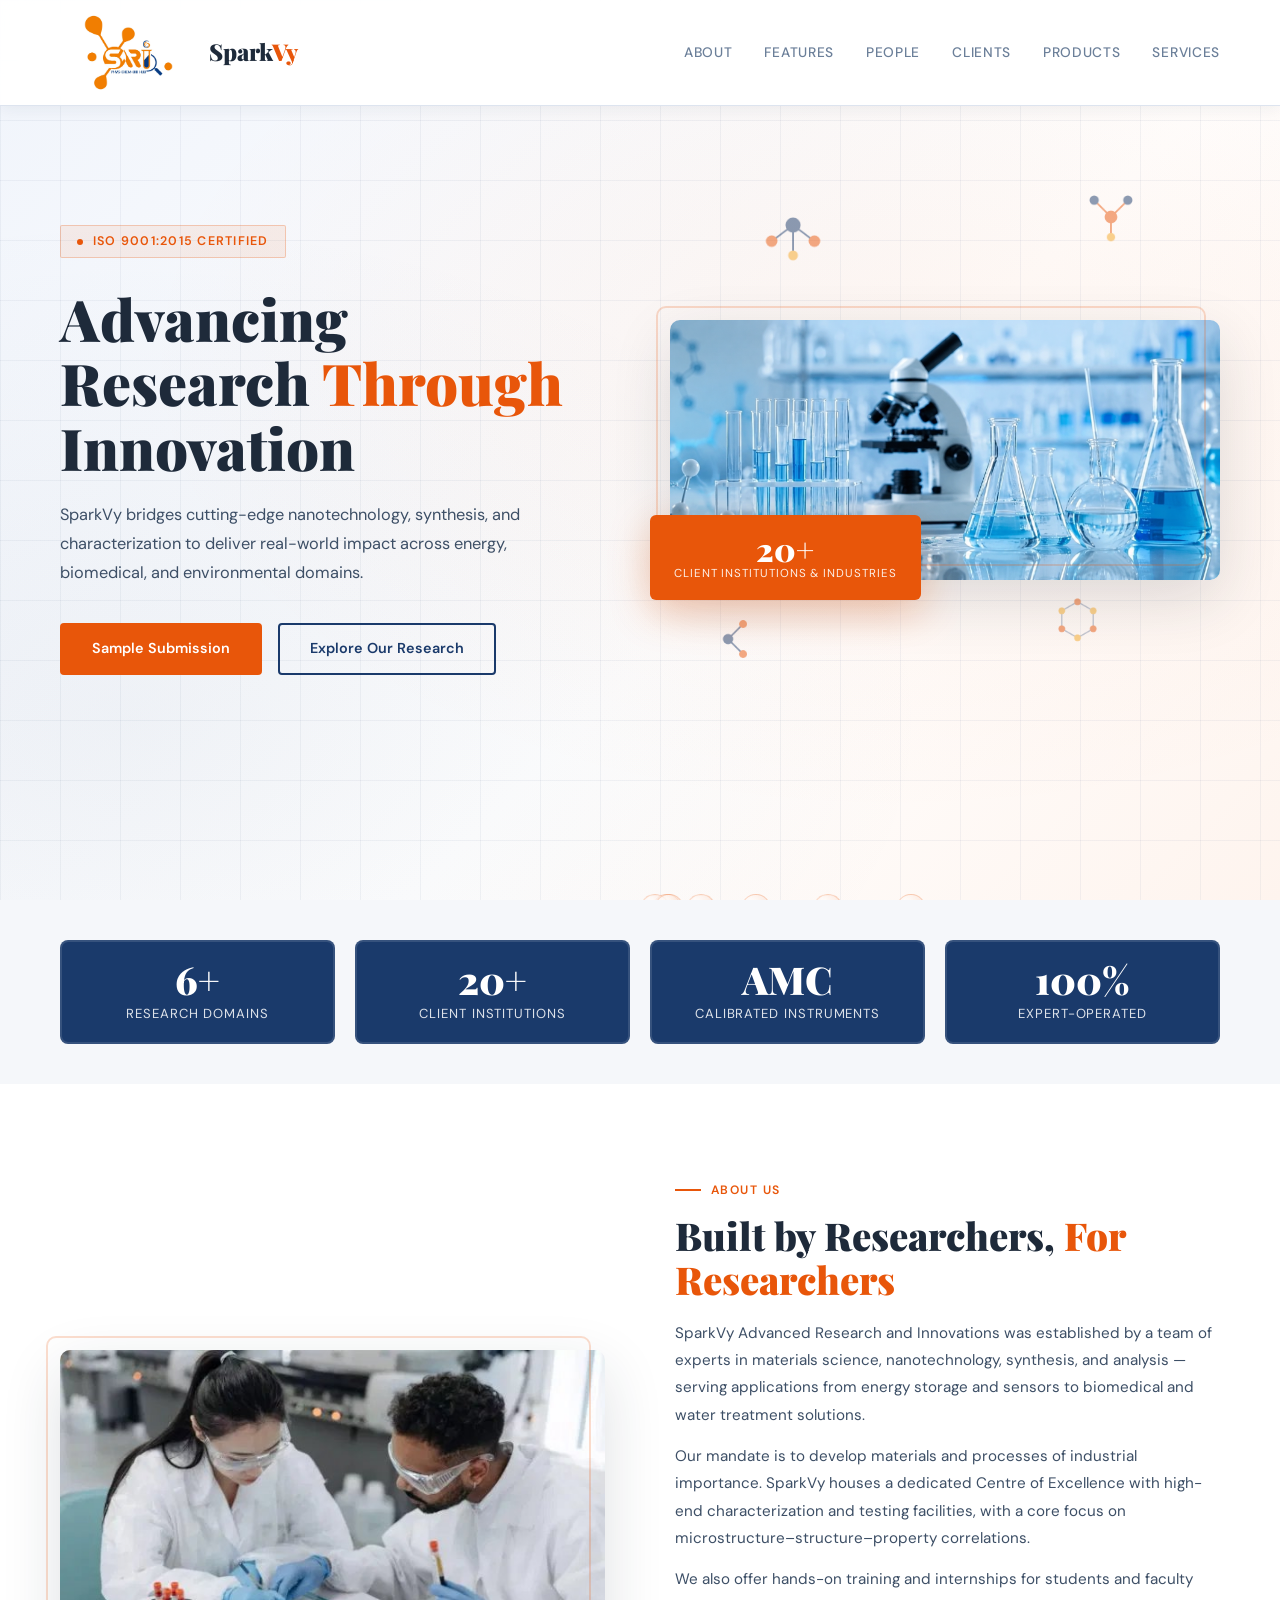
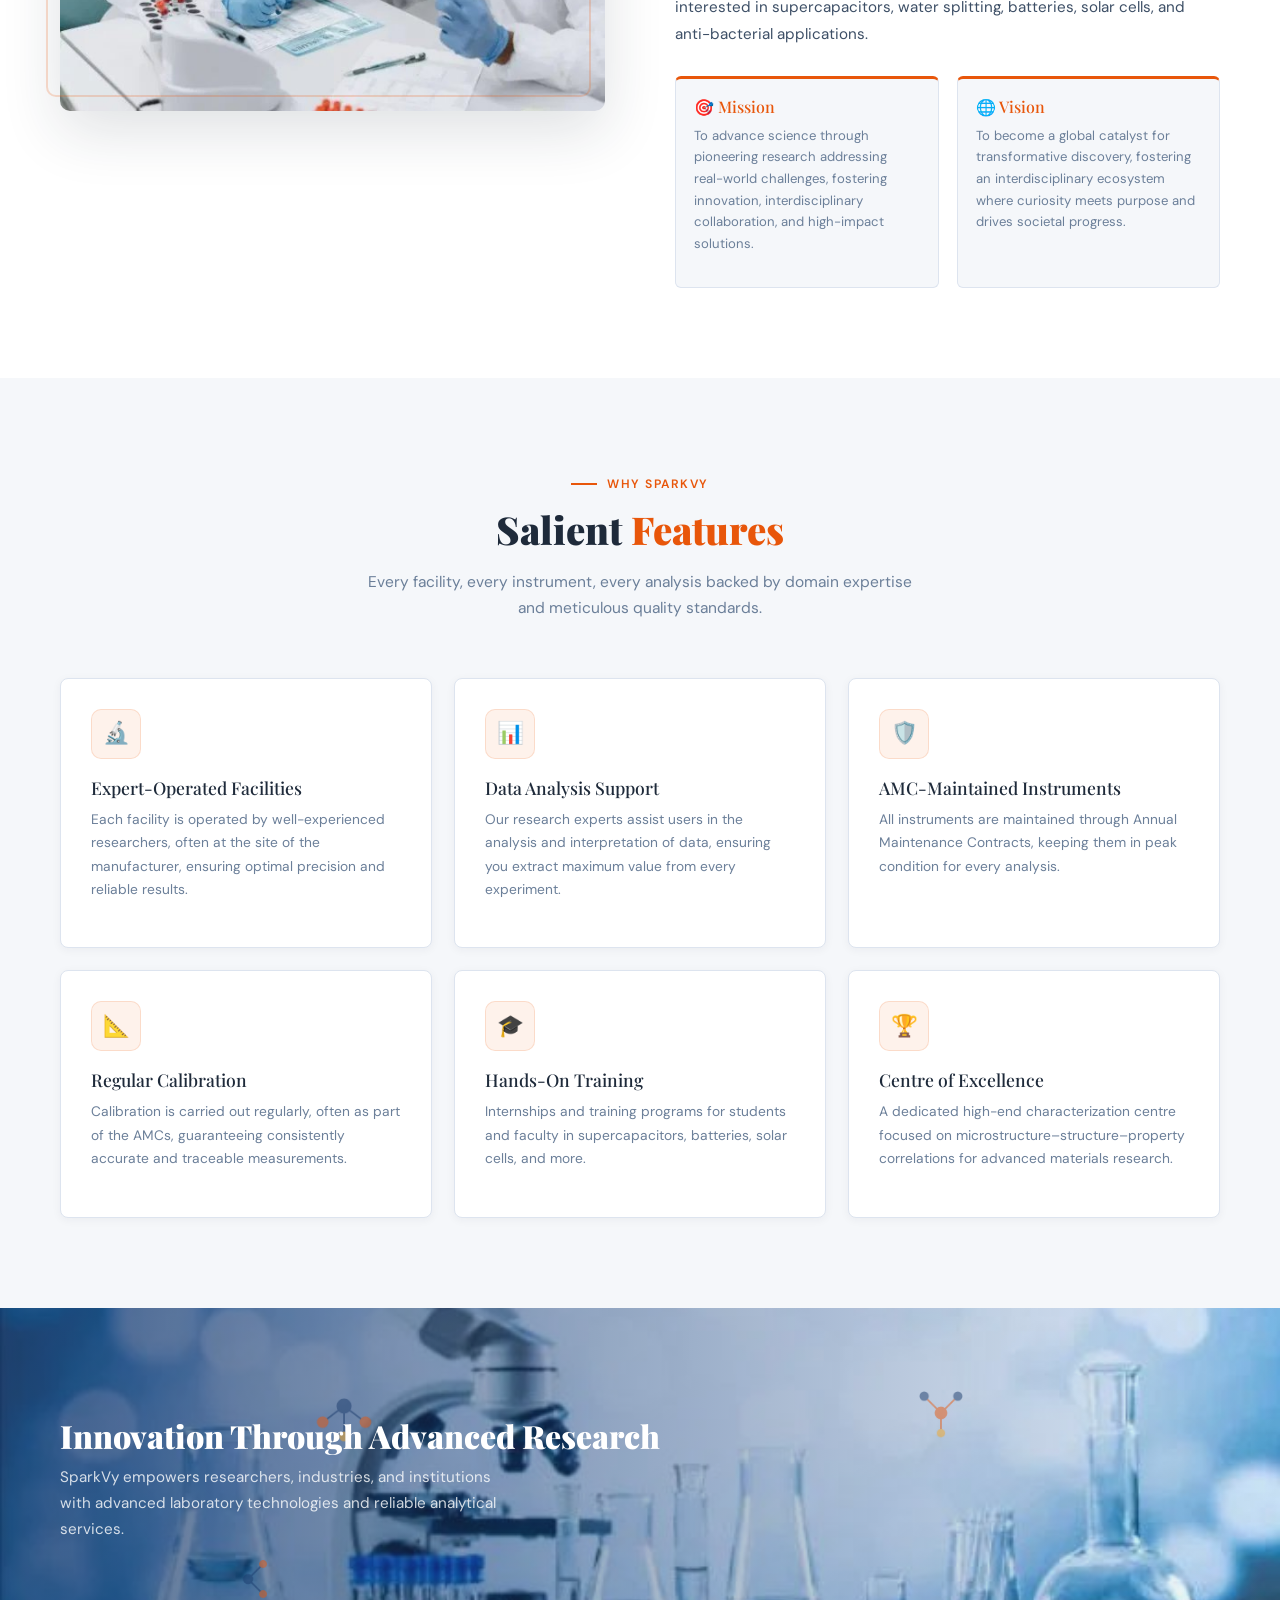
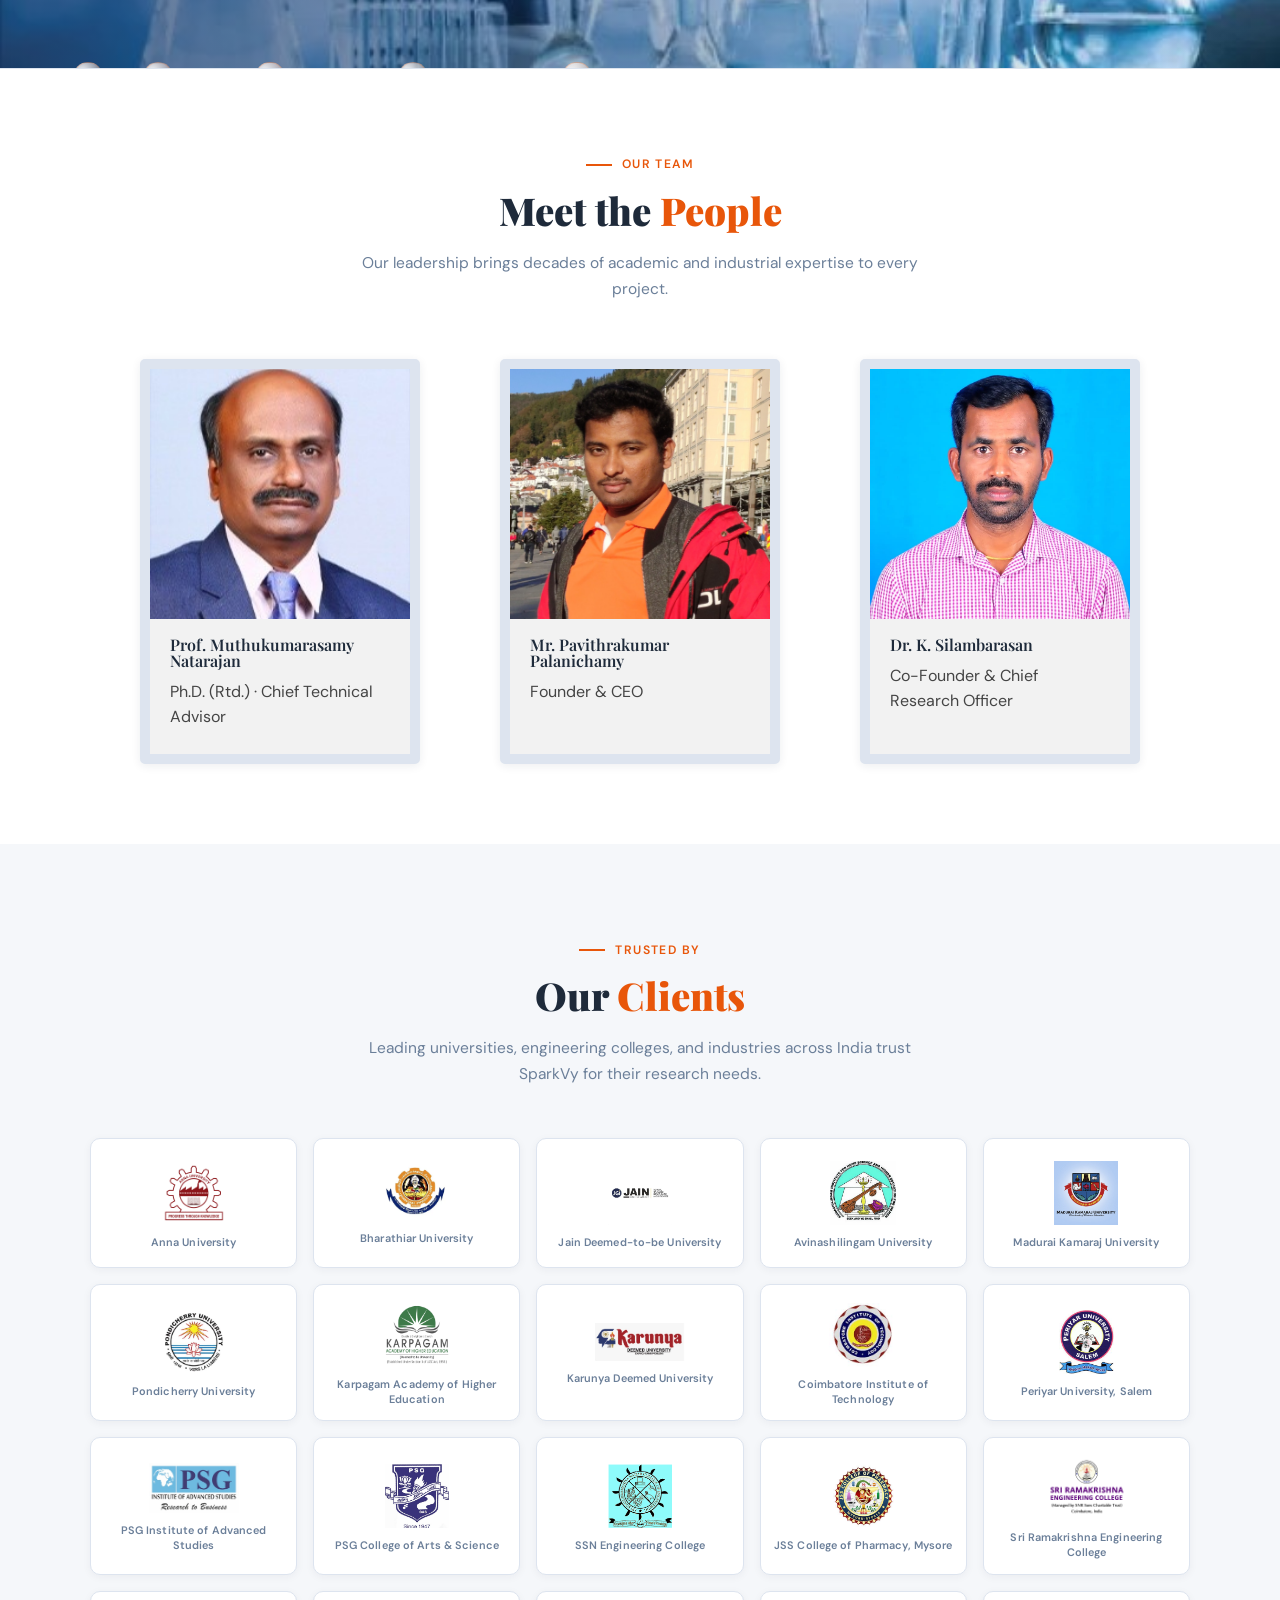
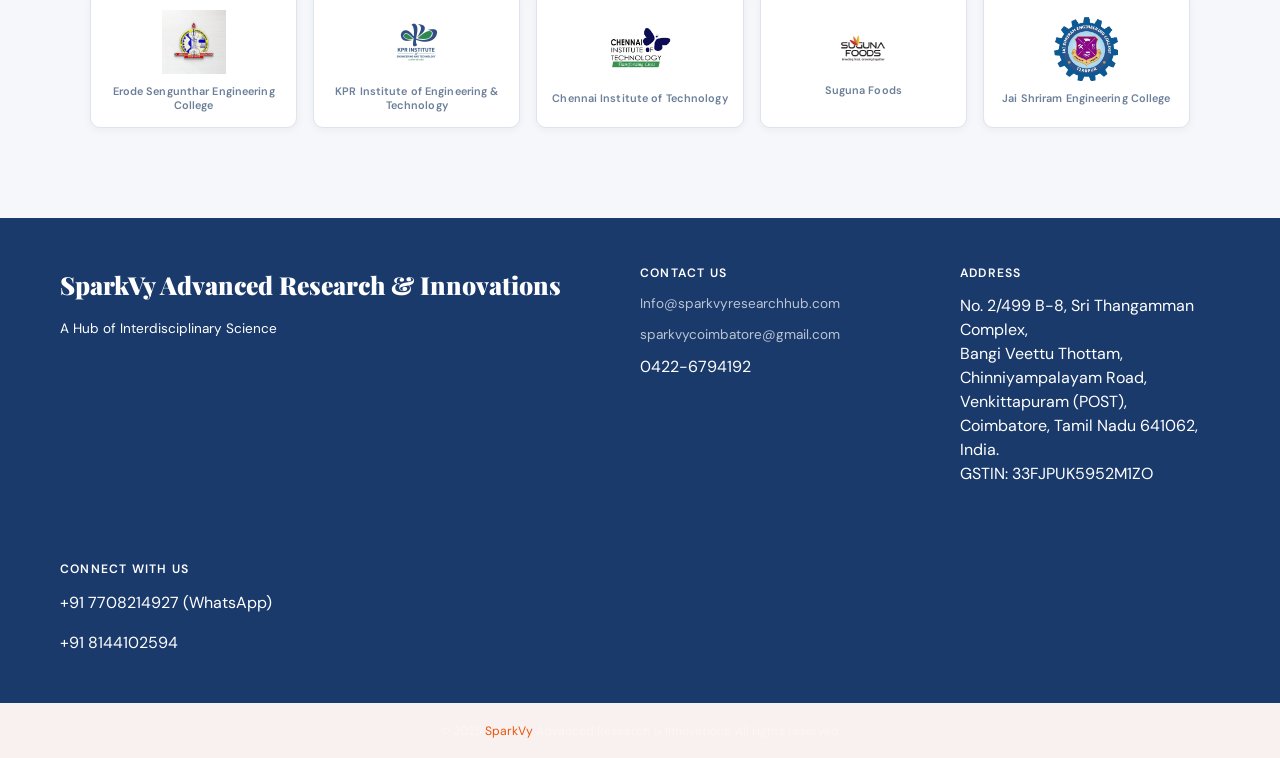
<file: frontend/registration.html>
<!DOCTYPE html>
<html lang="en">
<head>
<meta charset="UTF-8">
<meta name="viewport" content="width=device-width, initial-scale=1.0">
<title>SparkVy – Service Registration</title>
<link href="https://fonts.googleapis.com/css2?family=Playfair+Display:wght@400;700;900&family=DM+Sans:ital,wght@0,300;0,400;0,500;0,600;1,400&display=swap" rel="stylesheet">
<link href="assets/chem-fx.css" rel="stylesheet">
<style>
  :root {
    --navy: #1a3a6b;
    --deep: #142e54;
    --blue: #1a3a6b;
    --accent: #e8560a;
    --accent-light: rgba(232,86,10,0.12);
    --light: #eef3fb;
    --white: #ffffff;
    --text: #1e2a3a;
    --muted: #6b7f99;
    --border: #dde4ef;
    --border-focus: #1a3a6b;
    --bg: #f5f7fa;
    --success: #16a34a;
    --error: #dc2626;
  }

  * { margin: 0; padding: 0; box-sizing: border-box; }
  html { scroll-behavior: smooth; }

  body {
    font-family: 'DM Sans', sans-serif;
    background: var(--bg);
    color: var(--text);
    min-height: 100vh;
  }

  /* ─── BACKGROUND ─── */
  body::before {
    content: '';
    position: fixed; inset: 0; z-index: 0;
    background:
      radial-gradient(ellipse 70% 50% at 10% 20%, rgba(26,74,138,0.08) 0%, transparent 60%),
      radial-gradient(ellipse 50% 40% at 90% 80%, rgba(240,127,30,0.07) 0%, transparent 60%);
    pointer-events: none;
  }

  /* ─── HEADER ─── */
  /* ─── NAV ─── */
  nav {
    position: relative; z-index: 10;
    display: flex; align-items: center; justify-content: space-between;
    padding: 14px 5%;
    background: rgba(255,255,255,0.97); backdrop-filter: blur(14px);
    border-bottom: 1px solid var(--border); box-shadow: 0 2px 16px rgba(30,42,58,0.07);
  }
  .nav-logo { display: flex; align-items: center; gap: 12px; text-decoration: none; }
  .nav-logo img { height: 56px; object-fit: contain; }
  .nav-brand { font-family: 'Playfair Display', serif; font-size: 1.35rem; font-weight: 900; color: var(--text); }
  .nav-brand span { color: var(--accent); }
  .nav-btn { background: var(--accent); color: #ffffff!important; padding: 9px 20px; border-radius: 4px; font-weight: 700!important; text-decoration: none; font-size: 0.86rem; letter-spacing: 0.04em; text-transform: uppercase; transition: background 0.3s; }
  .nav-btn:hover { background: #c94706; }

  .site-header {
    background: linear-gradient(135deg, var(--navy) 0%, #0f2d5e 100%);
    padding: 0 5%;
    position: relative; overflow: hidden;
  }
  .site-header::after {
    content: '';
    position: absolute; bottom: 0; left: 0; right: 0; height: 3px;
    background: linear-gradient(90deg, var(--accent), transparent);
  }
  .header-inner {
    max-width: 760px; margin: 0 auto;
    padding: 40px 0 36px;
    position: relative; z-index: 1;
  }
  .header-badge {
    display: inline-flex; align-items: center; gap: 8px;
    background: rgba(240,127,30,0.15); border: 1px solid rgba(240,127,30,0.3);
    color: var(--accent); padding: 5px 14px; border-radius: 100px;
    font-size: 0.72rem; font-weight: 700; letter-spacing: 0.1em;
    text-transform: uppercase; margin-bottom: 16px;
  }
  .brand { font-family: 'Playfair Display', serif; font-size: 1.7rem; font-weight: 900; color: white; margin-bottom: 6px; }
  .brand span { color: var(--accent); }
  .header-title { font-family: 'Playfair Display', serif; font-size: clamp(1.5rem,3.5vw,2.2rem); color: white; font-weight: 700; line-height: 1.25; margin-bottom: 10px; }
  .header-title em { color: var(--accent); font-style: normal; }
  .header-sub { color: rgba(255,255,255,0.6); font-size: 0.9rem; line-height: 1.7; max-width: 480px; }

  /* ─── FORM CARD ─── */
  .form-wrap {
    max-width: 760px; margin: 40px auto 60px;
    padding: 0 5%;
    position: relative; z-index: 1;
  }

  .form-card {
    background: white;
    border-radius: 20px;
    border: 1px solid rgba(26,74,138,0.1);
    box-shadow: 0 8px 40px rgba(10,22,40,0.1);
    overflow: hidden;
  }

  /* ─── SECTION HEADERS ─── */
  .form-section-head {
    display: flex; align-items: center; gap: 12px;
    padding: 18px 28px;
    background: var(--navy);
    color: white;
  }
  .form-section-head .sh-icon { font-size: 1.15rem; }
  .form-section-head h3 { font-size: 0.9rem; font-weight: 700; letter-spacing: 0.04em; }

  .form-section-head.sub {
    background: #f8faff;
    border-top: 1px solid var(--border);
    color: var(--navy);
    padding: 14px 28px;
  }
  .form-section-head.sub h3 { font-size: 0.82rem; color: var(--blue); text-transform: uppercase; letter-spacing: 0.08em; }

  /* ─── FORM BODY ─── */
  .form-body { padding: 26px 28px; }

  .form-grid { display: grid; grid-template-columns: 1fr 1fr; gap: 20px; }
  .form-grid .span2 { grid-column: 1 / -1; }

  .field { display: flex; flex-direction: column; gap: 6px; }
  .field label {
    font-size: 0.8rem; font-weight: 600; color: var(--navy);
    letter-spacing: 0.02em;
  }
  .field label .req { color: var(--accent); margin-left: 2px; }

  .field input,
  .field select,
  .field textarea {
    width: 100%; padding: 11px 14px;
    border: 1.5px solid var(--border);
    border-radius: 9px;
    font-family: 'DM Sans', sans-serif;
    font-size: 0.875rem;
    color: var(--text);
    background: #fafbfd;
    transition: border-color 0.2s, box-shadow 0.2s, background 0.2s;
    outline: none;
    appearance: none;
  }
  .field input:focus,
  .field select:focus,
  .field textarea:focus {
    border-color: var(--border-focus);
    background: white;
    box-shadow: 0 0 0 3px rgba(26,74,138,0.1);
  }
  .field input::placeholder,
  .field textarea::placeholder { color: #b0bcc8; }

  .field textarea { resize: vertical; min-height: 90px; line-height: 1.6; }

  /* ─── CUSTOM SELECT WRAPPER ─── */
  .select-wrap { position: relative; }
  .select-wrap::after {
    content: '▾';
    position: absolute; right: 14px; top: 50%; transform: translateY(-50%);
    color: var(--muted); pointer-events: none; font-size: 0.85rem;
  }
  .select-wrap select { padding-right: 36px; cursor: pointer; }

  /* ─── ANALYSIS MULTISELECT DROPDOWN ─── */
  .analysis-wrap { position: relative; }

  .analysis-trigger {
    width: 100%; padding: 11px 14px;
    border: 1.5px solid var(--border);
    border-radius: 9px;
    font-family: 'DM Sans', sans-serif;
    font-size: 0.875rem;
    background: #fafbfd;
    cursor: pointer;
    text-align: left;
    display: flex; align-items: center; justify-content: space-between;
    transition: border-color 0.2s, box-shadow 0.2s;
    color: var(--text);
    outline: none;
  }
  .analysis-trigger:focus,
  .analysis-trigger.open {
    border-color: var(--border-focus);
    background: white;
    box-shadow: 0 0 0 3px rgba(26,74,138,0.1);
  }
  .analysis-trigger .placeholder { color: #b0bcc8; }
  .analysis-trigger .arrow {
    transition: transform 0.25s;
    color: var(--muted); font-size: 0.85rem; flex-shrink: 0;
  }
  .analysis-trigger.open .arrow { transform: rotate(180deg); }

  .analysis-dropdown {
    display: none;
    position: absolute; top: calc(100% + 6px); left: 0; right: 0; z-index: 200;
    background: white;
    border: 1.5px solid var(--border-focus);
    border-radius: 12px;
    box-shadow: 0 12px 40px rgba(10,22,40,0.15);
    overflow: hidden;
    animation: dropIn 0.2s ease;
  }
  .analysis-dropdown.open { display: block; }

  @keyframes dropIn {
    from { opacity: 0; transform: translateY(-6px); }
    to   { opacity: 1; transform: translateY(0); }
  }

  .dropdown-search {
    padding: 10px 14px;
    border-bottom: 1px solid var(--border);
    display: flex; align-items: center; gap: 8px;
  }
  .dropdown-search input {
    border: none; outline: none; font-family: 'DM Sans', sans-serif;
    font-size: 0.85rem; width: 100%; background: transparent; color: var(--text);
  }
  .dropdown-search input::placeholder { color: #b0bcc8; }
  .dropdown-search .search-icon { color: var(--muted); font-size: 0.85rem; }

  .dropdown-list { max-height: 280px; overflow-y: auto; }
  .dropdown-list::-webkit-scrollbar { width: 5px; }
  .dropdown-list::-webkit-scrollbar-track { background: #f4f7fc; }
  .dropdown-list::-webkit-scrollbar-thumb { background: #c8d5e8; border-radius: 100px; }

  .dropdown-item {
    display: flex; align-items: center; gap: 12px;
    padding: 11px 16px; cursor: pointer;
    transition: background 0.15s;
    border-bottom: 1px solid rgba(0,0,0,0.04);
  }
  .dropdown-item:last-child { border-bottom: none; }
  .dropdown-item:hover { background: var(--light); }
  .dropdown-item.checked { background: rgba(26,74,138,0.05); }

  .dropdown-item .cb {
    width: 18px; height: 18px; flex-shrink: 0;
    border: 2px solid var(--border); border-radius: 5px;
    display: flex; align-items: center; justify-content: center;
    transition: all 0.15s;
    background: white;
  }
  .dropdown-item.checked .cb {
    background: var(--blue); border-color: var(--blue);
  }
  .dropdown-item.checked .cb::after {
    content: '✓'; color: white; font-size: 0.7rem; font-weight: 700;
  }
  .dropdown-item .item-text { font-size: 0.875rem; color: var(--text); }
  .dropdown-item .item-num { font-size: 0.72rem; color: var(--muted); margin-left: auto; }

  .dropdown-footer {
    padding: 8px 14px;
    border-top: 1px solid var(--border);
    display: flex; justify-content: space-between; align-items: center;
    background: #f8faff;
  }
  .dropdown-footer .count { font-size: 0.78rem; color: var(--blue); font-weight: 600; }
  .dropdown-footer button {
    font-size: 0.78rem; color: var(--muted); background: none; border: none; cursor: pointer; padding: 4px 8px; border-radius: 6px;
    font-family: 'DM Sans', sans-serif;
  }
  .dropdown-footer button:hover { background: white; color: var(--error); }

  /* SELECTED TAGS */
  .selected-tags { display: flex; flex-wrap: wrap; gap: 7px; margin-top: 8px; min-height: 0; }
  .sel-tag {
    display: inline-flex; align-items: center; gap: 5px;
    background: var(--light); border: 1px solid rgba(26,74,138,0.2);
    color: var(--blue); padding: 4px 10px 4px 12px;
    border-radius: 100px; font-size: 0.75rem; font-weight: 500;
    animation: tagIn 0.2s ease;
  }
  @keyframes tagIn { from { opacity: 0; transform: scale(0.85); } to { opacity: 1; transform: scale(1); } }
  .sel-tag .rm { cursor: pointer; color: var(--muted); font-size: 0.9rem; line-height: 1; transition: color 0.15s; }
  .sel-tag .rm:hover { color: var(--error); }

  /* ─── RADIO GROUP ─── */
  .radio-group { display: flex; flex-wrap: wrap; gap: 10px; }
  .radio-opt {
    display: flex; align-items: center; gap: 8px;
    padding: 9px 16px;
    border: 1.5px solid var(--border); border-radius: 9px;
    cursor: pointer; transition: all 0.18s;
    font-size: 0.85rem; font-weight: 500;
    background: #fafbfd;
  }
  .radio-opt:hover { border-color: var(--blue); background: var(--light); }
  .radio-opt input[type="radio"] { display: none; }
  .radio-dot {
    width: 16px; height: 16px; border-radius: 50%;
    border: 2px solid var(--border); background: white;
    display: flex; align-items: center; justify-content: center;
    transition: all 0.18s; flex-shrink: 0;
  }
  .radio-opt input[type="radio"]:checked ~ .radio-dot {
    border-color: var(--accent); background: var(--accent);
  }
  .radio-opt input[type="radio"]:checked ~ .radio-dot::after {
    content: ''; width: 6px; height: 6px; border-radius: 50%; background: white;
  }
  .radio-opt:has(input:checked) { border-color: var(--accent); background: rgba(240,127,30,0.06); color: var(--navy); font-weight: 600; }

  /* ─── PER-ANALYSIS SAMPLE DETAIL FORMS ─── */
  #perAnalysisForms { display: flex; flex-direction: column; gap: 16px; margin-top: 6px; }

  .analysis-form-card{

    border:3px solid #1a3a6b;

    border-radius:15px;

    background:white;

    box-shadow:0 8px 25px rgba(26,58,107,.18);

    margin-bottom:20px;

    animation:fadeCard .35s ease;

}
#analysisMessage{
    display:none;
    background:#d1fae5;
    color:#065f46;
    padding:14px;
    border-radius:10px;
    margin-bottom:18px;
    font-weight:700;
    font-size:15px;
}

.sampleHeading{
    background:#e8560a;
    color:white;
    padding:15px;
    border-radius:10px;
    text-align:center;
    margin-bottom:20px;
    font-size:22px;
}
  .analysis-form-card-head{

    background:linear-gradient(90deg,#1a3a6b,#2f5b9c);

    color:white;

    font-size:18px;

    padding:18px;

    font-weight:bold;
}
  .analysis-form-card-body { padding: 16px; display: flex; flex-direction: column; gap: 14px; }

  .sample-row { border: 1.5px dashed var(--border); border-radius: 10px; padding: 14px; background: white; }
  .sample-row-head {
    display: flex; align-items: center; justify-content: space-between;
    margin-bottom: 10px; font-size: 0.75rem; font-weight: 700;
    color: var(--muted); text-transform: uppercase; letter-spacing: 0.05em;
  }
  .btn-remove-sample {
    background: none; border: none; color: var(--error);
    font-size: 0.75rem; font-weight: 700; cursor: pointer; padding: 0;
  }
  .btn-add-sample {
    align-self: flex-start;
    background: var(--accent-light); color: var(--accent);
    border: 1.5px dashed var(--accent); padding: 8px 16px;
    border-radius: 8px; font-weight: 700; font-size: 0.8rem;
    cursor: pointer; transition: background 0.2s;
    font-family: 'DM Sans', sans-serif;
  }
  .btn-add-sample:hover { background: rgba(232,86,10,0.2); }

  /* ─── DIVIDER ─── */
  .divider { height: 1px; background: var(--border); margin: 4px 0; }

  /* ─── SUBMIT SECTION ─── */
  .form-footer {
    padding: 24px 28px;
    border-top: 1px solid var(--border);
    display: flex; align-items: center; justify-content: space-between; flex-wrap: wrap; gap: 14px;
    background: #f8faff;
  }
  .form-footer .note { font-size: 0.78rem; color: var(--muted); line-height: 1.5; max-width: 360px; }
  .form-footer .note strong { color: var(--navy); }

  .btn-submit {
    display: inline-flex; align-items: center; gap: 10px;
    background: linear-gradient(135deg, var(--accent) 0%, #d96b0a 100%);
    color: white; font-family: 'DM Sans', sans-serif;
    font-size: 0.9rem; font-weight: 700;
    padding: 13px 30px; border-radius: 10px; border: none;
    cursor: pointer; transition: all 0.2s;
    box-shadow: 0 4px 14px rgba(240,127,30,0.35);
    white-space: nowrap;
  }
  .btn-submit:hover { transform: translateY(-1px); box-shadow: 0 6px 20px rgba(240,127,30,0.45); }
  .btn-submit:active { transform: none; }

  /* ─── SUCCESS MODAL ─── */
  .modal-overlay {
    display: none; position: fixed; inset: 0; z-index: 999;
    background: rgba(10,22,40,0.6); backdrop-filter: blur(4px);
    align-items: center; justify-content: center; padding: 20px;
  }
  .modal-overlay.show { display: flex; }
  .modal {
    background: white; border-radius: 20px; padding: 44px 40px;
    text-align: center; max-width: 420px; width: 100%;
    box-shadow: 0 24px 60px rgba(0,0,0,0.2);
    animation: modalIn 0.35s cubic-bezier(.34,1.56,.64,1);
  }
  @keyframes modalIn { from { opacity: 0; transform: scale(0.85); } to { opacity: 1; transform: scale(1); } }
  .modal-icon { font-size: 3.5rem; margin-bottom: 16px; }
  .modal h2 { font-family: 'Playfair Display', serif; font-size: 1.5rem; color: var(--navy); margin-bottom: 10px; }
  .modal p { color: var(--muted); font-size: 0.88rem; line-height: 1.7; margin-bottom: 24px; }
  .modal-ref { background: var(--light); border-radius: 10px; padding: 12px 20px; margin-bottom: 24px; font-size: 0.85rem; }
  .modal-ref span { font-weight: 700; color: var(--blue); font-size: 1.05rem; }
  .btn-close { background: var(--navy); color: white; border: none; padding: 11px 28px; border-radius: 9px; cursor: pointer; font-family: 'DM Sans', sans-serif; font-weight: 600; font-size: 0.88rem; }
  @keyframes popIn{
    from{
        transform:scale(.95);
        opacity:0;
    }
    to{
        transform:scale(1);
        opacity:1;
    }
}
@keyframes fadeCard{

from{

opacity:0;

transform:translateY(20px);

}

to{

opacity:1;

transform:translateY(0);

}

}
  /* ─── SITE FOOTER ─── */
  .site-footer {
    background: var(--blue); padding: 40px 5% 24px;
    display: grid; grid-template-columns: 2fr 1fr 1fr; gap: 40px;
  }
  .footer-brand { font-family: 'Playfair Display', serif; font-size: 1.3rem; font-weight: 900; color: #fff; margin-bottom: 10px; }
  .footer-brand span { color: var(--accent); }
  .site-footer p, .site-footer a { font-size: 0.83rem; color: rgba(255,255,255,0.65); text-decoration: none; display: block; margin-bottom: 8px; }
  .site-footer h4 { font-size: 0.73rem; text-transform: uppercase; letter-spacing: 0.1em; color: rgba(255,255,255,0.5); margin-bottom: 12px; font-weight: 700; }
  .footer-bottom { padding: 16px 5%; text-align: center; border-top: 1px solid rgba(255,255,255,0.1); font-size: 0.75rem; color: rgba(255,255,255,0.35); background: rgba(255,255,255,0.03); }
  .footer-bottom span { color: var(--accent); }

  /* ─── RESPONSIVE ─── */
  @media(max-width: 600px) {
    nav { padding: 10px 4%; }
    .nav-logo img { height: 38px; }
    .nav-brand { font-size: 1.1rem; }
    .nav-btn { padding: 7px 14px; font-size: 0.74rem; }
    .form-grid { grid-template-columns: 1fr; }
    .form-body { padding: 20px 18px; }
    .form-section-head { padding: 14px 18px; }
    .form-footer { padding: 18px; flex-direction: column; }
    .btn-submit { width: 100%; justify-content: center; }
    .header-inner { padding: 30px 0 28px; }
    .site-footer { grid-template-columns: 1fr; gap: 24px; padding: 32px 20px 20px; }
    .footer-bottom { padding: 14px 20px; }
  }
</style>
</head>
<body>

<!-- NAV -->
<nav>
  <a href="index.html" class="nav-logo">
    <img src="images/logo.jpeg" loading="lazy">
    <span class="nav-brand">Spark<span>Vy</span></span>
  </a>
  <div style="display:flex; gap:10px; align-items:center;">
    <a href="index.html" class="nav-btn">Back To Home</a>
    <a href="#" class="nav-btn" onclick="handleLogout(event)">Logout</a>
  </div>
</nav>

<!-- HEADER -->
<header class="site-header">
  <div class="chem-fx-layer"></div>
  <div class="header-inner reveal">
    <div class="header-badge">🔬 SparkVy Advanced Research</div>
    <h1 class="header-title">Service <em>Registration</em> Form</h1>
    <p class="header-sub">Submit your details below to request analytical services. Our team will confirm your booking within 24 hours.</p>
  </div>
</header>

<!-- FORM -->
<div class="form-wrap">
  <div class="form-card">

    <!-- 1. PERSONAL INFO -->
    <div class="form-section-head">
      <span class="sh-icon">👤</span>
      <h3>Personal Information</h3>
    </div>
    <div class="form-body">
      <div class="form-grid">
        <div class="field">
          <label>Full Name <span class="req">*</span></label>
          <input type="text" id="fullName" placeholder="e.g. Dr. Arun Kumar" required>
        </div>
        <div class="field">
          <label>Email Address <span class="req">*</span></label>
          <input type="email" id="email" placeholder="your@email.com" required>
        </div>
        <div class="field">
          <label>Phone Number <span class="req">*</span></label>
          <input type="tel" id="phone" placeholder="+91 XXXXX XXXXX" required>
        </div>
        <div class="field">
          <label>WhatsApp Number</label>
          <input type="tel" id="whatsapp" placeholder="Same as phone or different">
        </div>
      </div>
    </div>

    <div class="divider"></div>

    <!-- 2. INSTITUTE INFO -->
    <div class="form-section-head sub">
      <span class="sh-icon">🏛️</span>
      <h3>Institute / Organisation Details</h3>
    </div>
    <div class="form-body">
      <div class="form-grid">
        <div class="field span2">
          <label>Institution / Organisation Name <span class="req">*</span></label>
          <input type="text" id="institution" placeholder="e.g. Anna University, Coimbatore" required>
        </div>
        <div class="field">
          <label>Department</label>
          <input type="text" id="department" placeholder="e.g. Chemistry, Materials Science">
        </div>
        <div class="field">
          <label>Designation <span class="req">*</span></label>
          <div class="select-wrap">
            <select id="designation" required>
              <option value="" disabled selected>Select designation</option>
              <option>Research Scholar / PhD Student</option>
              <option>Post-Doctoral Researcher</option>
              <option>Assistant Professor</option>
              <option>Associate Professor</option>
              <option>Professor</option>
              <option>UG Student</option>
              <option>PG Student</option>
              <option>Industry Professional</option>
              <option>Others</option>
            </select>
          </div>
        </div>
        <div class="field">
          <label>City / State <span class="req">*</span></label>
          <input type="text" id="city" placeholder="e.g. Coimbatore, Tamil Nadu" required>
        </div>
        <div class="field">
          <label>GSTIN (if applicable)</label>
          <input type="text" id="gstin" placeholder="22AAAAA0000A1Z5">
        </div>
      </div>
    </div>

    <div class="divider"></div>

    <!-- 3. ANALYSIS REQUIRED -->
    <div class="form-section-head sub">
      <span class="sh-icon">📊</span>
      <h3>Analysis Required</h3>
    </div>
    <div class="form-body">
      <div class="form-grid">
        <div class="field span2">
          <label>Select Analysis / Techniques Required <span class="req">*</span></label>

          <!-- Custom multiselect -->
          <div class="analysis-wrap">
            <button type="button" class="analysis-trigger" id="analysisTrigger" onclick="toggleDropdown()">
              <span class="placeholder" id="triggerText">Click to select analysis types…</span>
              <span class="arrow">▾</span>
            </button>

            <div class="analysis-dropdown" id="analysisDropdown">
              <div class="dropdown-search">
                <span class="search-icon">🔍</span>
                <input type="text" id="dropdownSearch" placeholder="Search analysis…" oninput="filterDropdown(this.value)">
              </div>
              <div class="dropdown-list" id="dropdownList">
                <!-- items injected by JS -->
              </div>
              <div class="dropdown-footer">
                <span class="count" id="selCount">0 selected</span>
                <button type="button" onclick="clearAll()">Clear all</button>
              </div>
            </div>
          </div>

          <!-- Selected tags -->
          <div class="selected-tags" id="selectedTags"></div>
        </div>

        <!-- Dynamic per-analysis sample detail forms (common fields, shown once an analysis is selected) -->
        <div class="field span2" id="perAnalysisWrap" style="display:none;">

    <div id="analysisMessage"></div>

    <h2 class="sampleHeading">
        👇 Please Complete the Sample Details Below
    </h2>

    <div id="perAnalysisForms"></div>

</div>

        <div class="field span2">
          <label>Specific Parameters / Notes for Analysis</label>
          <textarea id="analysisNotes" placeholder="e.g. CV at scan rates 10, 20, 50 mV/s; EIS in frequency range 0.1–100 kHz; etc."></textarea>
        </div>
      </div>
    </div>


    <div class="divider"></div>

    <!-- 4. SERVICE TYPE -->
    <div class="form-section-head sub">
      <span class="sh-icon">🏷️</span>
      <h3>Service Category & Delivery</h3>
    </div>
    <div class="form-body">
      <div class="form-grid">
        <div class="field">
          <label>Client Type <span class="req">*</span></label>
          <div class="radio-group" id="clientType">
            <label class="radio-opt"><input type="radio" name="clientType" value="Academic"> <div class="radio-dot"></div> 🎓 Academic</label>
            <label class="radio-opt"><input type="radio" name="clientType" value="Industry"> <div class="radio-dot"></div> 🏭 Industry</label>
          </div>
        </div>
        <div class="field">
          <label>Urgency <span class="req">*</span></label>
          <div class="radio-group">
            <label class="radio-opt"><input type="radio" name="urgency" value="Normal"> <div class="radio-dot"></div> Normal</label>
            <label class="radio-opt"><input type="radio" name="urgency" value="Urgent"> <div class="radio-dot"></div> ⚡ Urgent</label>
          </div>
        </div>
        <div class="field">
          <label>Expected Delivery Date</label>
          <input type="date" id="deliveryDate">
        </div>
        <div class="field">
          <label>How did you hear about us?</label>
          <div class="select-wrap">
            <select id="referral">
              <option value="" disabled selected>Select source</option>
              <option>Google Search</option>
              <option>LinkedIn</option>
              <option>Instagram / Facebook</option>
              <option>Colleague / Friend Referral</option>
              <option>Conference / Workshop</option>
              <option>Our Website</option>
              <option>Others</option>
            </select>
          </div>
        </div>
        <div class="field span2">
          <label>Any Other Requirements or Questions</label>
          <textarea id="otherReqs" placeholder="Feel free to add any other information you'd like us to know…"></textarea>
        </div>
      </div>
    </div>

    <!-- FOOTER / SUBMIT -->
    <div class="form-footer">
      <p class="note">
        <strong>Fields marked * are required.</strong><br>
        By submitting, you agree that sample data will be used for analysis purposes only. Our team will contact you within <strong>24 hours</strong> for confirmation.
      </p>
      <button type="button" class="btn-submit" onclick="submitForm()">
        Submit Registration →
      </button>
    </div>

  </div><!-- /form-card -->
</div><!-- /form-wrap -->

<!-- FOOTER -->
<footer class="site-footer reveal">
  <div>
    <div class="footer-brand">Spark<span>Vy</span> Advanced Research</div>
    <p>A Hub of Interdisciplinary Science. Coimbatore, Tamil Nadu, India.</p>
    <p style="margin-top:10px;">GSTIN: 33FJPUK5952M1ZO</p>
  </div>
  <div>
    <h4>Contact</h4>
    <a href="mailto:Info@sparkvyresearchhub.com">Info@sparkvyresearchhub.com</a>
    <a href="tel:04226794192">0422-6794192</a>
    <a>+91 7708214927 (WhatsApp)</a>
  </div>
  <div>
    <h4>Quick Links</h4>
    <a href="index.html">Home</a>
    <a href="products.html">Products</a>
    <a href="services.html">Services</a>
    <a href="index.html#about">About Us</a>
  </div>
</footer>
<div class="footer-bottom">© 2025 <span>SparkVy</span> Advanced Research &amp; Innovations. All rights reserved.</div>

<!-- SUCCESS MODAL -->
<div class="modal-overlay" id="successModal">
  <div class="modal">
    <div class="modal-icon">✅</div>
    <h2>Registration Submitted!</h2>
    <p>Thank you for registering with SparkVy. Our team will review your request and get back to you within 24 hours.</p>
    <div class="modal-ref">Reference ID: <span id="refId">—</span></div>
    <p style="font-size:0.8rem;color:#64748b;margin-bottom:20px;">
      📧 A confirmation will be sent to your email.<br>
      📞 For urgent queries: <strong>+91 7708214927</strong>
    </p>
    <button class="btn-close" onclick="closeModal()">Close</button>
  </div>
</div>

<script>
  // ── ANALYSIS OPTIONS (from the handwritten list)
  const ANALYSIS_OPTIONS = [
    { id: 1,  label: 'UV-Vis' },
    { id: 2,  label: 'Photoluminescence' },
    { id: 3,  label: 'FTIR' },
    { id: 4,  label: 'Raman' },
    { id: 5,  label: 'XRD' },
    { id: 6,  label: 'FESEM + EDS' },
    { id: 7,  label: 'FESEM + EDS + Mapping' },
    { id: 8,  label: 'HRTEM + EDS + SAED' },
    { id: 9,  label: 'EDAX' },
    { id: 10, label: 'HRTEM + EDS + SAED + Mapping' },
    { id: 11, label: 'XPS' },
    { id: 12, label: 'BET' },
    { id: 14, label: 'HPLC' },
    { id: 15, label: 'GCMS' },
    { id: 16, label: 'NMR' },
  ];

  let selected = new Set();

  // Build dropdown items
  function buildList(filter = '') {
    const list = document.getElementById('dropdownList');
    list.innerHTML = '';
    const q = filter.toLowerCase();
    ANALYSIS_OPTIONS
      .filter(o => o.label.toLowerCase().includes(q))
      .forEach(o => {
        const div = document.createElement('div');
        div.className = 'dropdown-item' + (selected.has(o.id) ? ' checked' : '');
        div.innerHTML = `
          <div class="cb"></div>
          <span class="item-text">${o.label}</span>
          <span class="item-num">${o.id < 10 ? '0' + o.id : o.id}</span>`;
        div.addEventListener('click', () => toggleItem(o.id));
        list.appendChild(div);
      });
  }

  function toggleItem(id) {
    if (selected.has(id)) selected.delete(id);
    else selected.add(id);
    buildList(document.getElementById('dropdownSearch').value);
    renderTags();
    updateTrigger();
    renderPerAnalysisForms();
    const opt = ANALYSIS_OPTIONS.find(o => o.id === id);

const msg = document.getElementById("analysisMessage");

msg.style.display = "block";

msg.innerHTML =
`✅ Please enter the sample details for <strong>${opt.label}</strong> below.`;
  }

  function renderTags() {
    const wrap = document.getElementById('selectedTags');
    wrap.innerHTML = '';
    document.getElementById('selCount').textContent = selected.size + ' selected';
    [...selected].forEach(id => {
      const opt = ANALYSIS_OPTIONS.find(o => o.id === id);
      if (!opt) return;
      const tag = document.createElement('div');
      tag.className = 'sel-tag';
      const completed =
(sampleDetailsData[id] &&
 sampleDetailsData[id].every(s=>s.sampleCode));

tag.innerHTML =
`${completed ? "✅ " : ""}
${opt.label}
<span class="rm"
onclick="removeTag(${id})">✕</span>`;
      wrap.appendChild(tag);
    });
  }

  function removeTag(id) {
    selected.delete(id);
    buildList(document.getElementById('dropdownSearch').value);
    renderTags();
    updateTrigger();
    renderPerAnalysisForms();
    const wrap = document.getElementById('selectedTags');
    setTimeout(() => {
      wrap.scrollIntoView({
        behavior: "smooth",
        block: "start"
      });
    }, 150);
  }

  function clearAll() {
    selected.clear();
    buildList(document.getElementById('dropdownSearch').value);
    renderTags();
    updateTrigger();
    renderPerAnalysisForms();
  }

  function updateTrigger() {
    const el = document.getElementById('triggerText');
    if (selected.size === 0) {
      el.innerHTML = '<span class="placeholder">Click to select analysis types…</span>';
    } else {
      el.innerHTML = `<strong>${selected.size} analysis type${selected.size > 1 ? 's' : ''} selected</strong>`;
    }
  }

  // ── PER-ANALYSIS SAMPLE DETAIL FORMS
  // Common fields shown automatically for every analysis the user selects
  // (Sample Code, Nature of Sample, Toxicity, Moisture Sensitivity, Handling Procedure)
  const SESSION_KEY = 'sparkvy_session';
  let sampleDetailsData = {}; // { [analysisId]: [ {sampleCode, nature, toxicity, moisture, handling, ...}, ... ] }

  function getSession() {
    // Read the authentication/session object stored by the login flow.
    return JSON.parse(sessionStorage.getItem(SESSION_KEY) || 'null');
  }

  function clearAuthSession() {
    // Remove only authentication/session-related keys.
    sessionStorage.removeItem(SESSION_KEY);
    localStorage.removeItem(SESSION_KEY);
    document.cookie = SESSION_KEY + '=; expires=Thu, 01 Jan 1970 00:00:00 GMT; path=/';
  }

  function requireAuthentication() {
    // Redirect immediately if the user is not authenticated.
    if (!getSession()) {
      window.location.replace('index.html');
      return false;
    }
    return true;
  }

  function isXRDAnalysis(analysisId) {
    return ANALYSIS_OPTIONS.find(o => o.id === analysisId)?.label === 'XRD';
  }

  function isFESEMANalysis(analysisId) {
    return ANALYSIS_OPTIONS.find(o => o.id === analysisId)?.label === 'FESEM + EDS';
  }

  function isHRTEMAnalysis(analysisId) {
    const label = ANALYSIS_OPTIONS.find(o => o.id === analysisId)?.label || '';
    return label.includes('HRTEM');
  }

  function isXPSAnalysis(analysisId) {
    return ANALYSIS_OPTIONS.find(o => o.id === analysisId)?.label === 'XPS';
  }

  function isBETAnalysis(analysisId) {
    return ANALYSIS_OPTIONS.find(o => o.id === analysisId)?.label === 'BET';
  }

  function isHPLCAnalysis(analysisId) {
    return ANALYSIS_OPTIONS.find(o => o.id === analysisId)?.label === 'HPLC';
  }

  function isNMRAnalysis(analysisId) {
    return ANALYSIS_OPTIONS.find(o => o.id === analysisId)?.label === 'NMR';
  }

  function emptySample(analysisId) {
    const sample = { sampleCode: '', nature: '', toxicity: '', moisture: '', handling: '' };
    if (isXRDAnalysis(analysisId)) {
      sample.diffractionFrom = '';
      sample.diffractionTo = '';
      sample.scanType = '';
    }
    if (isFESEMANalysis(analysisId)) {
      sample.magnification = '';
      sample.elementsEDS = '';
      sample.expectedMorphology = '';
      sample.structureDetails = '';
    }
    if (isHRTEMAnalysis(analysisId)) {
      sample.elementsEDS = '';
      sample.expectedMorphology = '';
    }
    if (isBETAnalysis(analysisId)) {
      sample.techniqueRequested = '';
      sample.composition = '';
      sample.analysisCondition = '';
    }
    if (isHPLCAnalysis(analysisId)) {
      sample.compoundToBeAnalyzed = '';
      sample.solventName = '';
    }
    if (isNMRAnalysis(analysisId)) {
      sample.solvent = '';
      sample.otherSolvent = '';
      sample.nuclei = [];
    }
    if (isXPSAnalysis(analysisId)) {
      sample.chemicalComposition = '';
      sample.elementsToBeIdentified = '';
      sample.scanType = '';
      sample.sampleProperty = '';
    }
    return sample;
  }

  function escapeHtml(str) {
    return String(str == null ? '' : str).replace(/[&<>"']/g, c => ({
      '&': '&amp;', '<': '&lt;', '>': '&gt;', '"': '&quot;', "'": '&#39;'
    }[c]));
  }

  // Keep sampleDetailsData in sync with the current analysis selection:
  // adding a blank sample entry for newly selected analyses, and dropping
  // data for analyses that get deselected.
  function syncSampleDetailsWithSelection() {
    selected.forEach(id => {
      if (!sampleDetailsData[id]) sampleDetailsData[id] = [emptySample(id)];
    });
    Object.keys(sampleDetailsData).forEach(id => {
      if (!selected.has(Number(id))) delete sampleDetailsData[id];
    });
  }

  function addSampleRow(analysisId) {
    sampleDetailsData[analysisId].push(emptySample(analysisId));
    renderPerAnalysisForms();
  }

  function removeSampleRow(analysisId, idx) {
    sampleDetailsData[analysisId].splice(idx, 1);
    if (sampleDetailsData[analysisId].length === 0) sampleDetailsData[analysisId].push(emptySample(analysisId));
    renderPerAnalysisForms();
  }

  function updateSampleField(analysisId, idx, field, value) {
    if (sampleDetailsData[analysisId] && sampleDetailsData[analysisId][idx]) {
      sampleDetailsData[analysisId][idx][field] = value;
      renderTags();
    }
  }

  function handleFESEMExpectedMorphologyChange(analysisId, idx, value, selectEl) {
    updateSampleField(analysisId, idx, 'expectedMorphology', value);
    if (value !== 'Structure (if any)') {
      updateSampleField(analysisId, idx, 'structureDetails', '');
    }
    const structureRow = document.getElementById(`structure-details-${analysisId}-${idx}`);
    if (structureRow) {
      structureRow.style.display = value === 'Structure (if any)' ? '' : 'none';
    }
  }

  function handleNMRSolventChange(analysisId, idx, value) {
    updateSampleField(analysisId, idx, 'solvent', value);
    if (value !== 'Others') {
      updateSampleField(analysisId, idx, 'otherSolvent', '');
    }
  }

  function toggleNMRNucleus(analysisId, idx, nucleus) {
    const sample = sampleDetailsData[analysisId]?.[idx];
    if (!sample) return;
    const nuclei = Array.isArray(sample.nuclei) ? [...sample.nuclei] : [];
    const has = nuclei.includes(nucleus);
    sample.nuclei = has ? nuclei.filter(n => n !== nucleus) : [...nuclei, nucleus];
    renderTags();
    renderPerAnalysisForms();
  }

  const SAMPLE_NATURE_OPTIONS = ['Powder', 'Thin Film', 'Solution / Liquid', 'Electrode (Coated)', 'Pellet', 'Bulk', 'Others'];

  function sampleRowHTML(analysisId, idx, s, total) {
    return `
      <div class="sample-row">
        <div class="sample-row-head">
          <span>Sample ${idx + 1}</span>
          ${total > 1 ? `<button type="button" class="btn-remove-sample" onclick="removeSampleRow(${analysisId}, ${idx})">✕ Remove</button>` : ''}
        </div>
        <div class="form-grid">
          <div class="field">
            <label>Sample Code <span class="req">*</span></label>
            <input type="text" value="${escapeHtml(s.sampleCode)}" placeholder="e.g. S-01"
              oninput="updateSampleField(${analysisId}, ${idx}, 'sampleCode', this.value)">
          </div>
          <div class="field">
            <label>Nature of Sample</label>
            <div class="select-wrap">
              <select onchange="updateSampleField(${analysisId}, ${idx}, 'nature', this.value)">
                <option value="" ${!s.nature ? 'selected' : ''} disabled>Select nature</option>
                ${SAMPLE_NATURE_OPTIONS.map(n => `<option ${s.nature === n ? 'selected' : ''}>${n}</option>`).join('')}
              </select>
            </div>
          </div>
          <div class="field">
            <label>Toxicity <span class="req">*</span></label>
            <div class="radio-group">
              <label class="radio-opt"><input type="radio" name="tox-${analysisId}-${idx}" ${s.toxicity === 'Yes' ? 'checked' : ''} onchange="updateSampleField(${analysisId}, ${idx}, 'toxicity', 'Yes')"> <div class="radio-dot"></div> Yes</label>
              <label class="radio-opt"><input type="radio" name="tox-${analysisId}-${idx}" ${s.toxicity === 'No' ? 'checked' : ''} onchange="updateSampleField(${analysisId}, ${idx}, 'toxicity', 'No')"> <div class="radio-dot"></div> No</label>
            </div>
          </div>
          <div class="field">
            <label>Sensitive to Moisture</label>
            <div class="radio-group">
              <label class="radio-opt"><input type="radio" name="moist-${analysisId}-${idx}" ${s.moisture === 'Yes' ? 'checked' : ''} onchange="updateSampleField(${analysisId}, ${idx}, 'moisture', 'Yes')"> <div class="radio-dot"></div> Yes</label>
              <label class="radio-opt"><input type="radio" name="moist-${analysisId}-${idx}" ${s.moisture === 'No' ? 'checked' : ''} onchange="updateSampleField(${analysisId}, ${idx}, 'moisture', 'No')"> <div class="radio-dot"></div> No</label>
            </div>
          </div>
          <div class="field span2">
            <label>Any Handling Procedure</label>
            <textarea placeholder="Describe any special handling procedure required…"
              oninput="updateSampleField(${analysisId}, ${idx}, 'handling', this.value)">${escapeHtml(s.handling)}</textarea>
          </div>
          ${isNMRAnalysis(analysisId) ? `
          <div class="field">
            <label>Solvent <span class="req">*</span></label>
            <div class="select-wrap">
              <select onchange="handleNMRSolventChange(${analysisId}, ${idx}, this.value)">
                <option value="" ${!s.solvent ? 'selected' : ''} disabled>Select Solvent</option>
                <option value="Chloroform (CDCl₃)" ${s.solvent === 'Chloroform (CDCl₃)' ? 'selected' : ''}>Chloroform (CDCl₃)</option>
                <option value="Dimethyl Sulfoxide (DMSO-d₆)" ${s.solvent === 'Dimethyl Sulfoxide (DMSO-d₆)' ? 'selected' : ''}>Dimethyl Sulfoxide (DMSO-d₆)</option>
                <option value="Water (D₂O)" ${s.solvent === 'Water (D₂O)' ? 'selected' : ''}>Water (D₂O)</option>
                <option value="Acetone ((CD₃)₂CO)" ${s.solvent === 'Acetone ((CD₃)₂CO)' ? 'selected' : ''}>Acetone ((CD₃)₂CO)</option>
                <option value="Others" ${s.solvent === 'Others' ? 'selected' : ''}>Others</option>
              </select>
            </div>
          </div>
          <div class="field" style="display:${s.solvent === 'Others' ? '' : 'none'};" id="nmr-other-solvent-${analysisId}-${idx}">
            <label>Specify Solvent <span class="req">*</span></label>
            <input type="text" value="${escapeHtml(s.otherSolvent)}" placeholder="Enter solvent name"
              oninput="updateSampleField(${analysisId}, ${idx}, 'otherSolvent', this.value)">
          </div>
          <div class="field span2">
            <label>Nuclei <span class="req">*</span></label>
            <div class="checkbox-group" style="display:flex; gap:12px; flex-wrap:wrap;">
              ${['¹H','¹⁹F','³¹P','¹³C'].map(nuc => `
                <label class="checkbox-opt" style="display:flex; align-items:center; gap:6px;">
                  <input type="checkbox" ${s.nuclei && s.nuclei.includes(nuc) ? 'checked' : ''} onchange="toggleNMRNucleus(${analysisId}, ${idx}, '${nuc}')">
                  ${nuc}
                </label>
              `).join('')}
            </div>
          </div>
          ` : ''}
          ${isHPLCAnalysis(analysisId) ? `
          <div class="field">
            <label>Compound to be Analyzed <span class="req">*</span></label>
            <input type="text" value="${escapeHtml(s.compoundToBeAnalyzed)}" placeholder="e.g. Caffeine, Aspirin, Vitamin C"
              oninput="updateSampleField(${analysisId}, ${idx}, 'compoundToBeAnalyzed', this.value)">
          </div>
          <div class="field">
            <label>Solvent Name <span class="req">*</span></label>
            <input type="text" value="${escapeHtml(s.solventName)}" placeholder="e.g. Methanol, Acetonitrile, Water"
              oninput="updateSampleField(${analysisId}, ${idx}, 'solventName', this.value)">
          </div>
          ` : ''}
          ${isBETAnalysis(analysisId) ? `
          <div class="field">
            <label>Technique Requested <span class="req">*</span></label>
            <div class="select-wrap">
              <select onchange="updateSampleField(${analysisId}, ${idx}, 'techniqueRequested', this.value)">
                <option value="" ${!s.techniqueRequested ? 'selected' : ''} disabled>Select Technique</option>
                <option value="Specific Surface Area" ${s.techniqueRequested === 'Specific Surface Area' ? 'selected' : ''}>Specific Surface Area</option>
                <option value="Pore Size Distribution (BJH)" ${s.techniqueRequested === 'Pore Size Distribution (BJH)' ? 'selected' : ''}>Pore Size Distribution (BJH)</option>
                <option value="Adsorption–Desorption Isotherm" ${s.techniqueRequested === 'Adsorption–Desorption Isotherm' ? 'selected' : ''}>Adsorption–Desorption Isotherm</option>
                <option value="Micropore Analysis (BJH)" ${s.techniqueRequested === 'Micropore Analysis (BJH)' ? 'selected' : ''}>Micropore Analysis (BJH)</option>
              </select>
            </div>
          </div>
          <div class="field">
            <label>Composition <span class="req">*</span></label>
            <input type="text" value="${escapeHtml(s.composition)}" placeholder="e.g. Activated Carbon, Zeolite, Silica, Metal Oxide"
              oninput="updateSampleField(${analysisId}, ${idx}, 'composition', this.value)">
          </div>
          <div class="field">
            <label>Analysis Conditions Required <span class="req">*</span></label>
            <div class="select-wrap">
              <select onchange="updateSampleField(${analysisId}, ${idx}, 'analysisCondition', this.value)">
                <option value="" ${!s.analysisCondition ? 'selected' : ''} disabled>Select Analysis Condition</option>
                <option value="Nitrogen at 77 K" ${s.analysisCondition === 'Nitrogen at 77 K' ? 'selected' : ''}>Nitrogen at 77 K</option>
                <option value="Nitrogen at Room Temperature (RT)" ${s.analysisCondition === 'Nitrogen at Room Temperature (RT)' ? 'selected' : ''}>Nitrogen at Room Temperature (RT)</option>
                <option value="CO₂ at Desired Temperature" ${s.analysisCondition === 'CO₂ at Desired Temperature' ? 'selected' : ''}>CO₂ at Desired Temperature</option>
              </select>
            </div>
          </div>
          ` : ''}
          ${isXPSAnalysis(analysisId) ? `
          <div class="field">
            <label>Sample Property</label>
            <div class="select-wrap">
              <select onchange="updateSampleField(${analysisId}, ${idx}, 'sampleProperty', this.value)">
                <option value="" ${!s.sampleProperty ? 'selected' : ''} disabled>Select Sample Property</option>
                <option value="Conductive" ${s.sampleProperty === 'Conductive' ? 'selected' : ''}>Conductive</option>
                <option value="Non Conductive" ${s.sampleProperty === 'Non Conductive' ? 'selected' : ''}>Non Conductive</option>
                <option value="Semi Conductive" ${s.sampleProperty === 'Semi Conductive' ? 'selected' : ''}>Semi Conductive</option>
              </select>
            </div>
          </div>
          ` : ''}
          ${isHRTEMAnalysis(analysisId) ? `
          <div class="field">
            <label>Elements for EDS <span class="req">*</span></label>
            <input type="text" value="${escapeHtml(s.elementsEDS)}" placeholder="e.g. C, O, Si, Fe"
              oninput="updateSampleField(${analysisId}, ${idx}, 'elementsEDS', this.value)">
          </div>
          <div class="field span2">
            <label>Expected Morphology <span class="req">*</span></label>
            <textarea placeholder="Describe the expected morphology..."
              oninput="updateSampleField(${analysisId}, ${idx}, 'expectedMorphology', this.value)">${escapeHtml(s.expectedMorphology)}</textarea>
          </div>
          ` : ''}
          ${isXPSAnalysis(analysisId) ? `
          <div class="field">
            <label>Chemical Composition <span class="req">*</span></label>
            <input type="text" value="${escapeHtml(s.chemicalComposition)}" placeholder="e.g. TiO₂, SiO₂, Al₂O₃"
              oninput="updateSampleField(${analysisId}, ${idx}, 'chemicalComposition', this.value)">
          </div>
          <div class="field">
            <label>Elements to be Identified <span class="req">*</span></label>
            <input type="text" value="${escapeHtml(s.elementsToBeIdentified)}" placeholder="e.g. C, O, Ti, Si"
              oninput="updateSampleField(${analysisId}, ${idx}, 'elementsToBeIdentified', this.value)">
          </div>
          <div class="field span2">
            <label>Type of Scan <span class="req">*</span></label>
            <div class="select-wrap">
              <select onchange="updateSampleField(${analysisId}, ${idx}, 'scanType', this.value)">
                <option value="" ${!s.scanType ? 'selected' : ''} disabled>Select Scan Type</option>
                <option value="Survey Scan" ${s.scanType === 'Survey Scan' ? 'selected' : ''}>Survey Scan</option>
                <option value="Narrow Scan" ${s.scanType === 'Narrow Scan' ? 'selected' : ''}>Narrow Scan</option>
                <option value="Area Scan" ${s.scanType === 'Area Scan' ? 'selected' : ''}>Area Scan</option>
                <option value="Line Scan" ${s.scanType === 'Line Scan' ? 'selected' : ''}>Line Scan</option>
                <option value="Mapping" ${s.scanType === 'Mapping' ? 'selected' : ''}>Mapping</option>
                <option value="Depth Profile" ${s.scanType === 'Depth Profile' ? 'selected' : ''}>Depth Profile</option>
              </select>
            </div>
          </div>
          ` : ''}
          ${isFESEMANalysis(analysisId) ? `
          <div class="field">
            <label>Magnification (if any) <span class="req">*</span></label>
            <input type="text" value="${escapeHtml(s.magnification)}" placeholder="e.g. 5,000x or 20,000x"
              oninput="updateSampleField(${analysisId}, ${idx}, 'magnification', this.value)">
          </div>
          <div class="field">
            <label>Elements for EDS <span class="req">*</span></label>
            <input type="text" value="${escapeHtml(s.elementsEDS)}" placeholder="e.g. C, O, Si, Fe"
              oninput="updateSampleField(${analysisId}, ${idx}, 'elementsEDS', this.value)">
          </div>
          <div class="field span2">
            <label>Expected Morphology <span class="req">*</span></label>
            <div class="select-wrap">
              <select onchange="handleFESEMExpectedMorphologyChange(${analysisId}, ${idx}, this.value, this)">
                <option value="" ${!s.expectedMorphology ? 'selected' : ''} disabled>Select Morphology</option>
                <option value="Structure (if any)" ${s.expectedMorphology === 'Structure (if any)' ? 'selected' : ''}>Structure (if any)</option>
                <option value="No Specific Structure" ${s.expectedMorphology === 'No Specific Structure' ? 'selected' : ''}>No Specific Structure</option>
                <option value="No Idea" ${s.expectedMorphology === 'No Idea' ? 'selected' : ''}>No Idea</option>
              </select>
            </div>
          </div>
          <div class="field span2" style="display:${s.expectedMorphology === 'Structure (if any)' ? '' : 'none'};" id="structure-details-${analysisId}-${idx}">
            <label>Specify Structure <span class="req">*</span></label>
            <input type="text" value="${escapeHtml(s.structureDetails)}" placeholder="Describe the expected structure..."
              oninput="updateSampleField(${analysisId}, ${idx}, 'structureDetails', this.value)">
          </div>
          ` : ''}
          ${isXRDAnalysis(analysisId) ? `
          <div class="field">
            <label>Diffraction Angle Required - From</label>
            <input type="number" value="${escapeHtml(s.diffractionFrom)}" placeholder="e.g. 10"
              oninput="updateSampleField(${analysisId}, ${idx}, 'diffractionFrom', this.value)">
          </div>
          <div class="field">
            <label>Diffraction Angle Required - To</label>
            <input type="number" value="${escapeHtml(s.diffractionTo)}" placeholder="e.g. 80"
              oninput="updateSampleField(${analysisId}, ${idx}, 'diffractionTo', this.value)">
          </div>
          <div class="field span2">
            <label>Scan Type</label>
            <div class="select-wrap">
              <select onchange="updateSampleField(${analysisId}, ${idx}, 'scanType', this.value)">
                <option value="" ${!s.scanType ? 'selected' : ''} disabled>Select Scan Type</option>
                <option value="Normal Scan" ${s.scanType === 'Normal Scan' ? 'selected' : ''}>Normal Scan</option>
                <option value="Low Scan" ${s.scanType === 'Low Scan' ? 'selected' : ''}>Low Scan</option>
              </select>
            </div>
          </div>
          ` : ''}
        </div>
      </div>`;
  }
  function analysisCardHTML(id, label, samples) {
    return `
      <div class="analysis-form-card">
        <div class="analysis-form-card-head">${escapeHtml(label)}</div>
        <div class="analysis-form-card-body">
          ${samples.map((s, idx) => sampleRowHTML(id, idx, s, samples.length)).join('')}
          <div class="analysis-form-actions">
            <button type="button" class="btn-add-sample" onclick="addSampleRow(${id})">+ Add another sample</button>
          </div>
        </div>
      </div>`;
  }

  function renderPerAnalysisForms() {
    syncSampleDetailsWithSelection();
    const wrap = document.getElementById('perAnalysisWrap');
    const container = document.getElementById('perAnalysisForms');

    if (selected.size === 0) {
      wrap.style.display = 'none';
      container.innerHTML = '';
      return;
    }

    wrap.style.display = '';
    container.innerHTML = [...selected].map(id => {
      const opt = ANALYSIS_OPTIONS.find(o => o.id === id);
      const samples = sampleDetailsData[id] || [];
      return analysisCardHTML(id, opt ? opt.label : `Analysis ${id}`, samples);
    }).join('');
    setTimeout(() => {

    wrap.scrollIntoView({

        behavior: "smooth",

        block: "start"

    });

},150);
  }

  function toggleDropdown() {
    const trigger = document.getElementById('analysisTrigger');
    const dropdown = document.getElementById('analysisDropdown');
    trigger.classList.toggle('open');
    dropdown.classList.toggle('open');
    if (dropdown.classList.contains('open')) {
      document.getElementById('dropdownSearch').focus();
    }
  }

  function handleLogout(event) {
    event.preventDefault();
    // Clear auth/session data and redirect to login.
    clearAuthSession();
    window.location.replace('index.html');
  }

  function filterDropdown(val) {
    buildList(val);
  }

  // Close dropdown when clicking outside
  document.addEventListener('click', (e) => {
    const wrap = document.querySelector('.analysis-wrap');
    if (!wrap.contains(e.target)) {
      document.getElementById('analysisTrigger').classList.remove('open');
      document.getElementById('analysisDropdown').classList.remove('open');
    }
  });

  // ── FORM SUBMIT
  function submitForm() {
    const required = [
      { id: 'fullName', label: 'Full Name' },
      { id: 'email', label: 'Email' },
      { id: 'phone', label: 'Phone' },
      { id: 'institution', label: 'Institution' },
      { id: 'designation', label: 'Designation' },
      { id: 'city', label: 'City / State' },
    ];

    for (const f of required) {
      const el = document.getElementById(f.id);
      if (!el.value.trim()) {
        el.focus();
        el.style.borderColor = 'var(--error)';
        el.style.boxShadow = '0 0 0 3px rgba(220,38,38,0.1)';
        setTimeout(() => { el.style.borderColor = ''; el.style.boxShadow = ''; }, 2500);
        alert(`Please fill in: ${f.label}`);
        return;
      }
    }

    if (selected.size === 0) {
      document.getElementById('analysisTrigger').style.borderColor = 'var(--error)';
      document.getElementById('analysisTrigger').style.boxShadow = '0 0 0 3px rgba(220,38,38,0.1)';
      setTimeout(() => {
        document.getElementById('analysisTrigger').style.borderColor = '';
        document.getElementById('analysisTrigger').style.boxShadow = '';
      }, 2500);
      alert('Please select at least one analysis type.');
      return;
    }

    const clientType = document.querySelector('input[name="clientType"]:checked');
    if (!clientType) { alert('Please select client type (Academic / Industry).'); return; }

    for (const id of selected) {
      const opt = ANALYSIS_OPTIONS.find(o => o.id === id);
      const label = opt ? opt.label : 'Analysis';
      const samples = sampleDetailsData[id] || [];
      for (let i = 0; i < samples.length; i++) {
        const s = samples[i];
        if (!s.sampleCode || !s.sampleCode.trim()) {
          alert(`Please enter the Sample Code for "${label}" – Sample ${i + 1}.`);
          return;
        }
        if (!s.toxicity) {
          alert(`Please select Toxicity (Yes/No) for "${label}" – Sample ${i + 1}.`);
          return;
        }
        if (isFESEMANalysis(id)) {
          if (!s.magnification || !s.magnification.trim()) {
            alert(`Please enter Magnification for "${label}" – Sample ${i + 1}.`);
            return;
          }
          if (!s.elementsEDS || !s.elementsEDS.trim()) {
            alert(`Please enter Elements for EDS for "${label}" – Sample ${i + 1}.`);
            return;
          }
          if (!s.expectedMorphology) {
            alert(`Please select Expected Morphology for "${label}" – Sample ${i + 1}.`);
            return;
          }
          if (s.expectedMorphology === 'Structure (if any)' && (!s.structureDetails || !s.structureDetails.trim())) {
            alert(`Please specify the structure for "${label}" – Sample ${i + 1}.`);
            return;
          }
        }
        if (isHRTEMAnalysis(id)) {
          if (!s.elementsEDS || !s.elementsEDS.trim()) {
            alert(`Please enter Elements for EDS for "${label}" – Sample ${i + 1}.`);
            return;
          }
          if (!s.expectedMorphology || !s.expectedMorphology.trim()) {
            alert(`Please enter Expected Morphology for "${label}" – Sample ${i + 1}.`);
            return;
          }
        }
        if (isBETAnalysis(id)) {
          if (!s.techniqueRequested) {
            alert(`Please select Technique Requested for "${label}" – Sample ${i + 1}.`);
            return;
          }
          if (!s.composition || !s.composition.trim()) {
            alert(`Please enter Composition for "${label}" – Sample ${i + 1}.`);
            return;
          }
          if (!s.analysisCondition) {
            alert(`Please select Analysis Conditions Required for "${label}" – Sample ${i + 1}.`);
            return;
          }
        }
        if (isHPLCAnalysis(id)) {
          if (!s.compoundToBeAnalyzed || !s.compoundToBeAnalyzed.trim()) {
            alert(`Please enter Compound to be Analyzed for "${label}" – Sample ${i + 1}.`);
            return;
          }
          if (!s.solventName || !s.solventName.trim()) {
            alert(`Please enter Solvent Name for "${label}" – Sample ${i + 1}.`);
            return;
          }
        }
        if (isNMRAnalysis(id)) {
          if (!s.solvent) {
            alert(`Please select Solvent for "${label}" – Sample ${i + 1}.`);
            return;
          }
          if (s.solvent === 'Others' && (!s.otherSolvent || !s.otherSolvent.trim())) {
            alert(`Please specify the solvent for "${label}" – Sample ${i + 1}.`);
            return;
          }
          if (!s.nuclei || !s.nuclei.length) {
            alert(`Please select at least one Nucleus for "${label}" – Sample ${i + 1}.`);
            return;
          }
        }
        if (isXPSAnalysis(id)) {
          if (!s.chemicalComposition || !s.chemicalComposition.trim()) {
            alert(`Please enter Chemical Composition for "${label}" – Sample ${i + 1}.`);
            return;
          }
          if (!s.elementsToBeIdentified || !s.elementsToBeIdentified.trim()) {
            alert(`Please enter Elements to be Identified for "${label}" – Sample ${i + 1}.`);
            return;
          }
          if (!s.scanType) {
            alert(`Please select Type of Scan for "${label}" – Sample ${i + 1}.`);
            return;
          }
        }
      }
    }

    const formData = {
    fullName: document.getElementById('fullName').value,
    email: document.getElementById('email').value,
    phone: document.getElementById('phone').value,
    institution: document.getElementById('institution').value,
    designation: document.getElementById('designation').value,
    city: document.getElementById('city').value,
    analysis: [...selected],
    sampleDetails: [...selected].map(id => ({
      analysisId: id,
      analysis: (ANALYSIS_OPTIONS.find(o => o.id === id) || {}).label || '',
      samples: sampleDetailsData[id] || []
    }))
};

const submitBtn = document.querySelector('.btn-submit');
if (submitBtn) { submitBtn.disabled = true; submitBtn.textContent = 'Submitting…'; }

const API_BASE = 'https://sparkvy-backend.onrender.com';

fetch(`${API_BASE}/register`, {
    method: "POST",
    headers: {
        "Content-Type": "application/json"
    },
    body: JSON.stringify(formData)
})
.then(async response => {
    const data = await response.json().catch(() => ({}));
    if (!response.ok) {
        // Surface the real reason the record was NOT saved instead of
        // silently showing a false "success" message.
        const detail = data && data.detail ? data.detail : `Server responded with status ${response.status}`;
        throw new Error(typeof detail === 'string' ? detail : JSON.stringify(detail));
    }
    return data;
})
.then(data => {
    const ref = (data && data.id) ? ('SVY-' + String(data.id).slice(-6).toUpperCase()) : ('SVY-' + Date.now().toString().slice(-6));

    document.getElementById('refId').textContent = ref;
    document.getElementById('successModal').classList.add('show');

    console.log("Saved to MongoDB:", data);
})
.catch(error => {
    console.error(error);
    alert("Your registration could not be saved. Please check your connection and try again.\n\n" + (error.message || ''));
})
.finally(() => {
    if (submitBtn) { submitBtn.disabled = false; submitBtn.textContent = 'Submit Registration →'; }
});
  }

  function closeModal() {
    document.getElementById('successModal').classList.remove('show');
  }

  // Init
  if (requireAuthentication()) {
    buildList();
    renderPerAnalysisForms();
  }

  // Ensure browser navigation/back-forward cache doesn't allow access after logout.
  window.addEventListener('pageshow', function(event) {
    if (event.persisted || window.performance && window.performance.getEntriesByType('navigation').some(n => n.type === 'back_forward')) {
      requireAuthentication();
    }
  });
</script>

<script src="assets/chem-fx.js"></script>
<script>
  chemInjectFx('.site-header .chem-fx-layer', { molecules: 3, bubbles: 6 });
</script>
</body>
</html>
</file>
<file: assets/chem-fx.css>
/* ════════════════════════════════════════════════════════════
   SparkVy — Shared Chemistry Motion & Scroll-Reveal System
   Drop-in ambient animations for hero/section backgrounds.
   Colors are read from each page's own CSS variables where
   possible (--accent, --blue), with safe fallbacks.
════════════════════════════════════════════════════════════ */

:root{
  --chem-accent: var(--accent, #e8560a);
  --chem-blue: var(--blue, #1a3a6b);
  --chem-gold: var(--accent2, #f5a623);
}

/* Respect reduced-motion preference: kill all ambient motion */
@media (prefers-reduced-motion: reduce){
  .chem-fx-layer, .molecule, .chem-bubble, .reveal { animation: none !important; transition: none !important; }
}

/* ── Layer container — absolutely positioned inside any
   position:relative section, sits behind real content ── */
.chem-fx-layer{
  position: absolute; inset: 0;
  overflow: hidden;
  pointer-events: none;
  z-index: 0;
}

/* ── Floating molecules (atoms + bonds) ── */
.molecule{ position: absolute; opacity: 0.5; will-change: transform; }
.molecule svg{ display: block; }

@keyframes chemDriftA{
  0%   { transform: translate(0,0) rotate(0deg); }
  50%  { transform: translate(26px,-34px) rotate(8deg); }
  100% { transform: translate(0,0) rotate(0deg); }
}
@keyframes chemDriftB{
  0%   { transform: translate(0,0) rotate(0deg); }
  50%  { transform: translate(-22px,30px) rotate(-9deg); }
  100% { transform: translate(0,0) rotate(0deg); }
}
@keyframes chemDriftC{
  0%   { transform: translate(0,0) rotate(0deg); }
  50%  { transform: translate(16px,24px) rotate(6deg); }
  100% { transform: translate(0,0) rotate(0deg); }
}
@keyframes chemSpinSlow{
  0%   { transform: rotate(0deg); }
  100% { transform: rotate(360deg); }
}

.molecule.drift-a{ animation: chemDriftA 15s ease-in-out infinite; }
.molecule.drift-b{ animation: chemDriftB 19s ease-in-out infinite; }
.molecule.drift-c{ animation: chemDriftC 17s ease-in-out infinite; }
.molecule.spin-slow{ animation: chemSpinSlow 60s linear infinite; }

/* ── Rising bubbles (electrolysis / beaker effervescence) ── */
.chem-bubble{
  position: absolute; bottom: -24px; border-radius: 50%;
  background: radial-gradient(circle at 30% 30%, rgba(255,255,255,0.95), rgba(232,86,10,0.16));
  border: 1px solid rgba(232,86,10,0.22);
  will-change: transform, opacity;
}
@keyframes chemBubbleRise{
  0%   { transform: translateY(0) scale(1); opacity: 0; }
  8%   { opacity: 0.55; }
  85%  { opacity: 0.3; }
  100% { transform: translateY(-620px) scale(1.35); opacity: 0; }
}
.chem-bubble{ animation: chemBubbleRise linear infinite; }

/* ── Slow pulsing glow, e.g. behind a flask/photo ── */
@keyframes chemPulseGlow{
  0%, 100% { opacity: 0.35; transform: scale(1); }
  50%      { opacity: 0.6;  transform: scale(1.06); }
}
.chem-glow{
  position: absolute; border-radius: 50%;
  background: radial-gradient(circle, rgba(232,86,10,0.22) 0%, transparent 70%);
  animation: chemPulseGlow 6s ease-in-out infinite;
  pointer-events: none;
}

/* ── Dotted "bond" connector line that draws itself in ── */
.chem-bond-draw{ stroke-dasharray: 240; stroke-dashoffset: 240; animation: chemDrawBond 2.4s ease forwards; }
@keyframes chemDrawBond{ to { stroke-dashoffset: 0; } }

/* ── Scroll reveal utility ── */
.reveal{
  opacity: 0;
  transform: translateY(28px);
  transition: opacity 0.7s cubic-bezier(.22,1,.36,1), transform 0.7s cubic-bezier(.22,1,.36,1);
}
.reveal.in{ opacity: 1; transform: translateY(0); }
.reveal.delay-1{ transition-delay: 0.08s; }
.reveal.delay-2{ transition-delay: 0.16s; }
.reveal.delay-3{ transition-delay: 0.24s; }
.reveal.delay-4{ transition-delay: 0.32s; }
.reveal.delay-5{ transition-delay: 0.4s; }
.reveal.delay-6{ transition-delay: 0.48s; }

/* ── Gentle hover lift, reused on cards across pages ── */
.chem-hover-lift{ transition: transform 0.3s ease, box-shadow 0.3s ease; }
.chem-hover-lift:hover{ transform: translateY(-6px); box-shadow: 0 18px 40px rgba(30,42,58,0.14); }

/* ── Reduce molecule/bubble count on small screens for performance ── */
@media (max-width: 760px){
  .molecule.hide-mobile, .chem-bubble.hide-mobile{ display: none; }
  /* Shrink + fade remaining molecules and nudge them toward the
     edges so they don't compete with centered hero text on narrow
     screens (most hero copy is centered at mobile widths). */
  .molecule{ opacity: 0.32; transform-origin: center; }
  .molecule svg{ width: 70%; height: 70%; }
}
</file>
<file: frontend/assets/chem-fx.css>
/* ════════════════════════════════════════════════════════════
   SparkVy — Shared Chemistry Motion & Scroll-Reveal System
   Drop-in ambient animations for hero/section backgrounds.
   Colors are read from each page's own CSS variables where
   possible (--accent, --blue), with safe fallbacks.
════════════════════════════════════════════════════════════ */

:root{
  --chem-accent: var(--accent, #e8560a);
  --chem-blue: var(--blue, #1a3a6b);
  --chem-gold: var(--accent2, #f5a623);
}

/* Respect reduced-motion preference: kill all ambient motion */
@media (prefers-reduced-motion: reduce){
  .chem-fx-layer, .molecule, .chem-bubble, .reveal { animation: none !important; transition: none !important; }
}

/* ── Layer container — absolutely positioned inside any
   position:relative section, sits behind real content ── */
.chem-fx-layer{
  position: absolute; inset: 0;
  overflow: hidden;
  pointer-events: none;
  z-index: 0;
}

/* ── Floating molecules (atoms + bonds) ── */
.molecule{ position: absolute; opacity: 0.5; will-change: transform; }
.molecule svg{ display: block; }

@keyframes chemDriftA{
  0%   { transform: translate(0,0) rotate(0deg); }
  50%  { transform: translate(26px,-34px) rotate(8deg); }
  100% { transform: translate(0,0) rotate(0deg); }
}
@keyframes chemDriftB{
  0%   { transform: translate(0,0) rotate(0deg); }
  50%  { transform: translate(-22px,30px) rotate(-9deg); }
  100% { transform: translate(0,0) rotate(0deg); }
}
@keyframes chemDriftC{
  0%   { transform: translate(0,0) rotate(0deg); }
  50%  { transform: translate(16px,24px) rotate(6deg); }
  100% { transform: translate(0,0) rotate(0deg); }
}
@keyframes chemSpinSlow{
  0%   { transform: rotate(0deg); }
  100% { transform: rotate(360deg); }
}

.molecule.drift-a{ animation: chemDriftA 15s ease-in-out infinite; }
.molecule.drift-b{ animation: chemDriftB 19s ease-in-out infinite; }
.molecule.drift-c{ animation: chemDriftC 17s ease-in-out infinite; }
.molecule.spin-slow{ animation: chemSpinSlow 60s linear infinite; }

/* ── Rising bubbles (electrolysis / beaker effervescence) ── */
.chem-bubble{
  position: absolute; bottom: -24px; border-radius: 50%;
  background: radial-gradient(circle at 30% 30%, rgba(255,255,255,0.95), rgba(232,86,10,0.16));
  border: 1px solid rgba(232,86,10,0.22);
  will-change: transform, opacity;
}
@keyframes chemBubbleRise{
  0%   { transform: translateY(0) scale(1); opacity: 0; }
  8%   { opacity: 0.55; }
  85%  { opacity: 0.3; }
  100% { transform: translateY(-620px) scale(1.35); opacity: 0; }
}
.chem-bubble{ animation: chemBubbleRise linear infinite; }

/* ── Slow pulsing glow, e.g. behind a flask/photo ── */
@keyframes chemPulseGlow{
  0%, 100% { opacity: 0.35; transform: scale(1); }
  50%      { opacity: 0.6;  transform: scale(1.06); }
}
.chem-glow{
  position: absolute; border-radius: 50%;
  background: radial-gradient(circle, rgba(232,86,10,0.22) 0%, transparent 70%);
  animation: chemPulseGlow 6s ease-in-out infinite;
  pointer-events: none;
}

/* ── Dotted "bond" connector line that draws itself in ── */
.chem-bond-draw{ stroke-dasharray: 240; stroke-dashoffset: 240; animation: chemDrawBond 2.4s ease forwards; }
@keyframes chemDrawBond{ to { stroke-dashoffset: 0; } }

/* ── Scroll reveal utility ── */
.reveal{
  opacity: 0;
  transform: translateY(28px);
  transition: opacity 0.7s cubic-bezier(.22,1,.36,1), transform 0.7s cubic-bezier(.22,1,.36,1);
}
.reveal.in{ opacity: 1; transform: translateY(0); }
.reveal.delay-1{ transition-delay: 0.08s; }
.reveal.delay-2{ transition-delay: 0.16s; }
.reveal.delay-3{ transition-delay: 0.24s; }
.reveal.delay-4{ transition-delay: 0.32s; }
.reveal.delay-5{ transition-delay: 0.4s; }
.reveal.delay-6{ transition-delay: 0.48s; }

/* ── Gentle hover lift, reused on cards across pages ── */
.chem-hover-lift{ transition: transform 0.3s ease, box-shadow 0.3s ease; }
.chem-hover-lift:hover{ transform: translateY(-6px); box-shadow: 0 18px 40px rgba(30,42,58,0.14); }

/* ── Reduce molecule/bubble count on small screens for performance ── */
@media (max-width: 760px){
  .molecule.hide-mobile, .chem-bubble.hide-mobile{ display: none; }
  /* Shrink + fade remaining molecules and nudge them toward the
     edges so they don't compete with centered hero text on narrow
     screens (most hero copy is centered at mobile widths). */
  .molecule{ opacity: 0.32; transform-origin: center; }
  .molecule svg{ width: 70%; height: 70%; }
}
</file>
